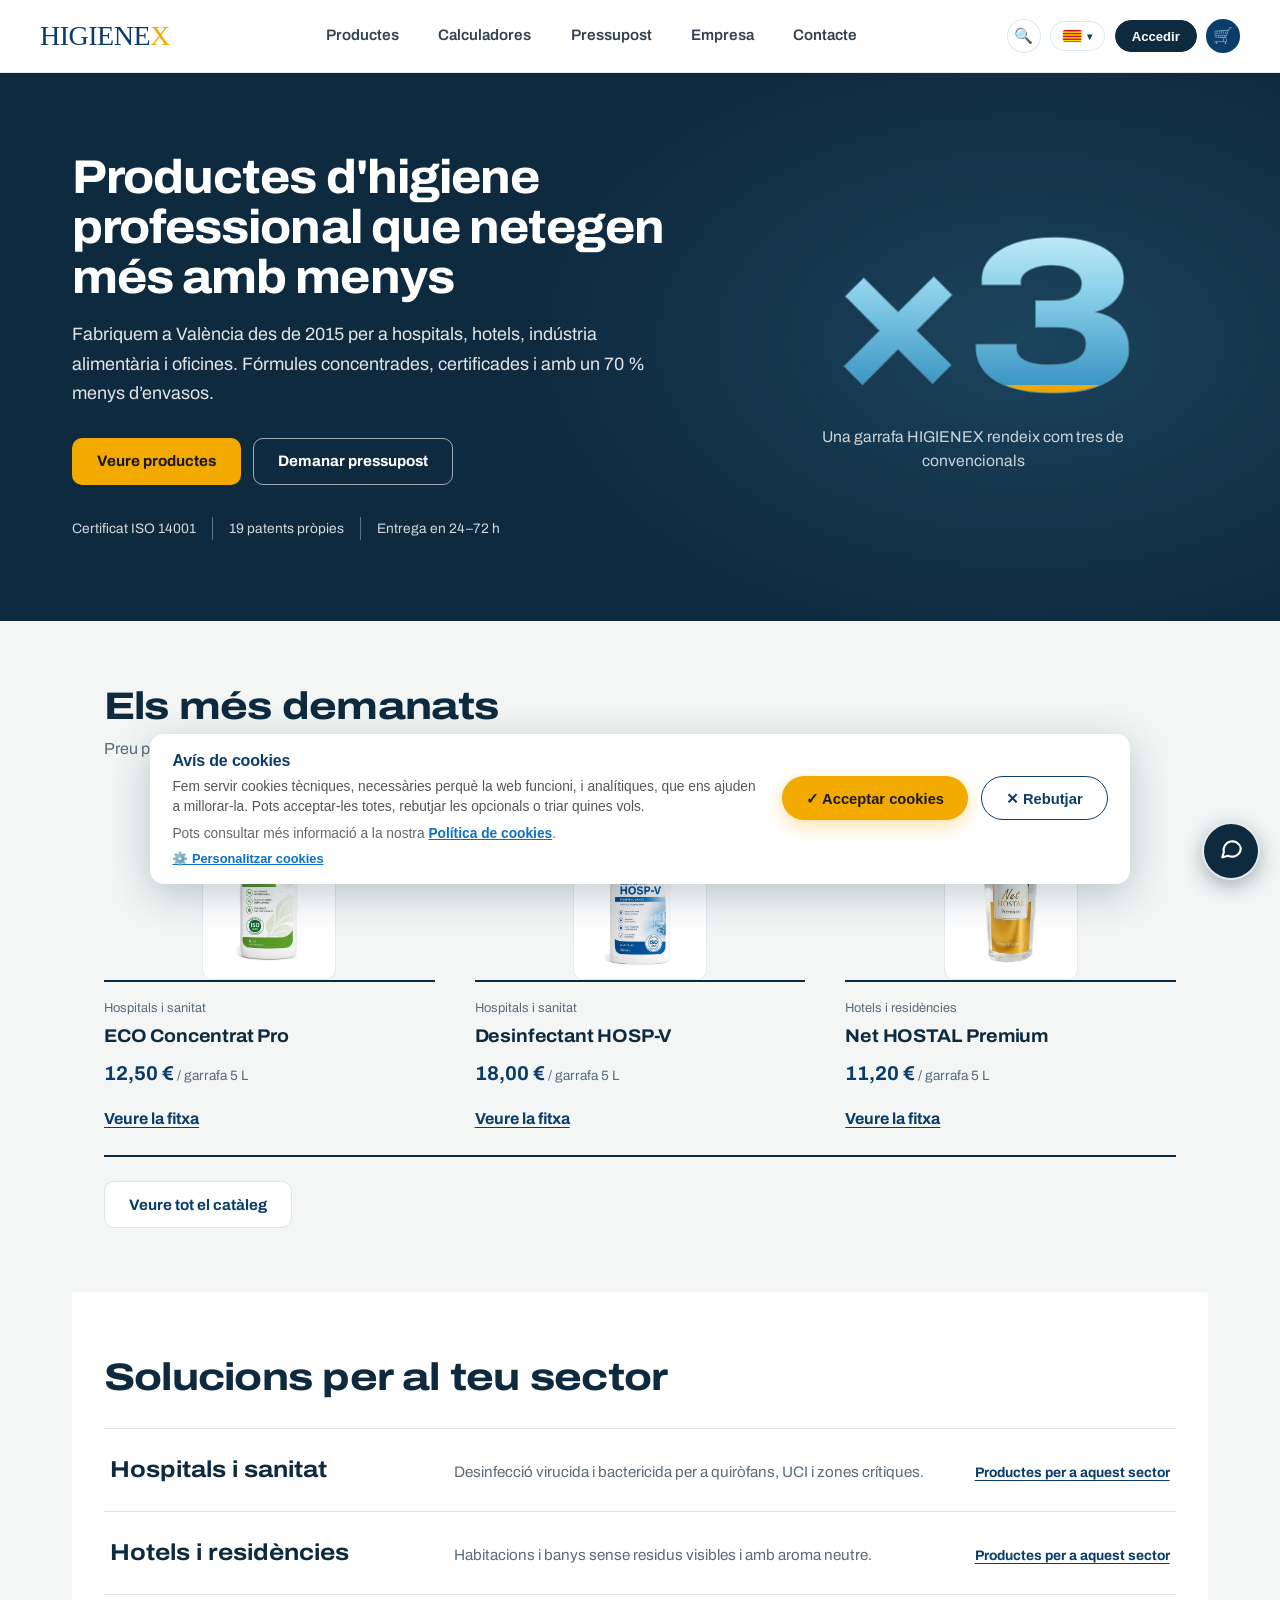
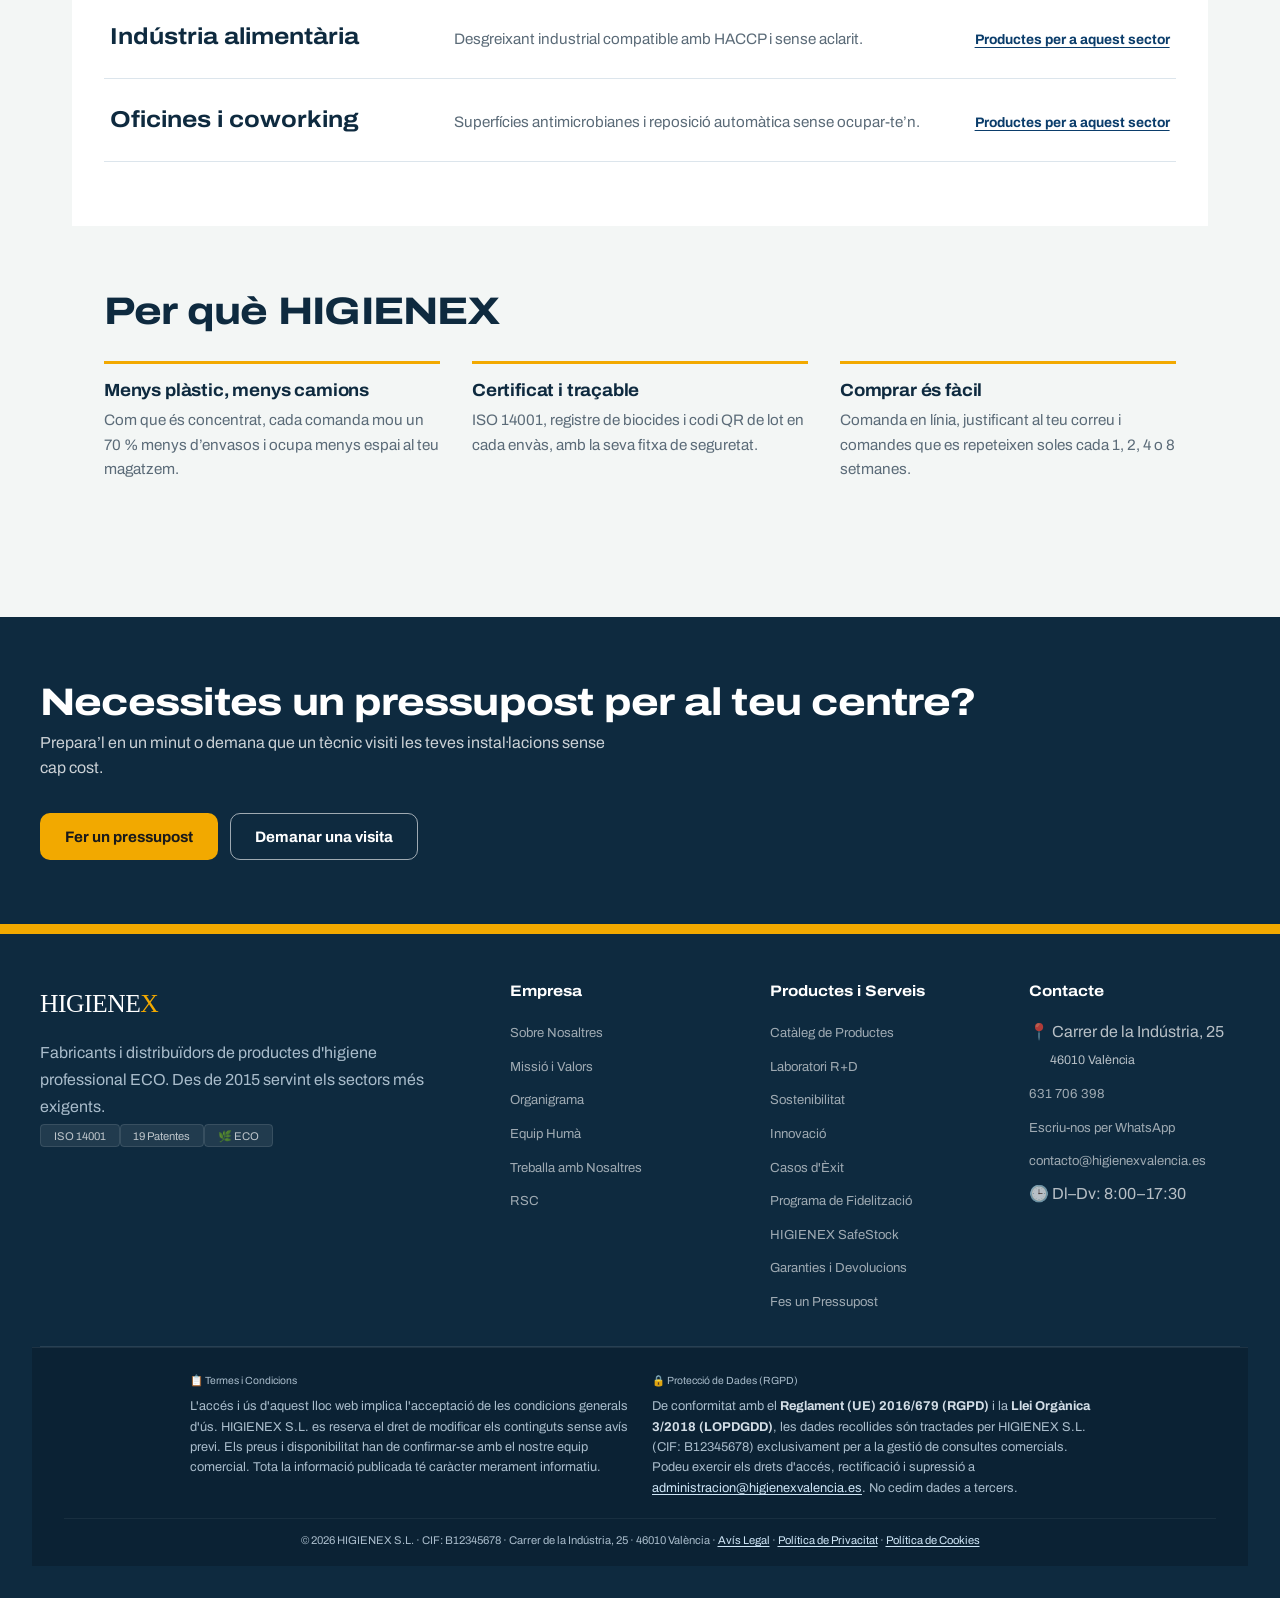
<file: index.html>
<!DOCTYPE html>
<html lang="ca">
<head>
<meta charset="UTF-8">
<link rel="preload" href="fonts/archivo-latin-wdth-normal.woff2" as="font" type="font/woff2" crossorigin>
<meta http-equiv="Content-Security-Policy" content="default-src 'self'; script-src 'self' 'unsafe-inline' https://accounts.google.com/gsi/client; style-src 'self' 'unsafe-inline' https://accounts.google.com/gsi/style; img-src 'self' data:; font-src 'self' data:; connect-src 'self' https://higienexweb2.ossama450298.workers.dev https://accounts.google.com/gsi/; frame-src https://www.google.com https://accounts.google.com/gsi/; object-src 'none'; base-uri 'self'; form-action 'self'">
<meta name="referrer" content="strict-origin-when-cross-origin">
<meta name="viewport" content="width=device-width, initial-scale=1.0, user-scalable=yes">
<title>HIGIENEX S.L. – Higiene Professional Sostenible</title>
<meta name="description" content="HIGIENEX S.L. — productes d'higiene professional sostenible per a hospitals, hotels, indústria alimentària i oficines. Desinfecció, neteja ecològica i subministrament recurrent a València.">
<link rel="canonical" href="https://ossama450298-commits.github.io/Higienexweb/">
<link rel="alternate" hreflang="ca" href="https://ossama450298-commits.github.io/Higienexweb/">
<link rel="alternate" hreflang="es" href="https://ossama450298-commits.github.io/Higienexweb/?lang=es">
<link rel="alternate" hreflang="en" href="https://ossama450298-commits.github.io/Higienexweb/?lang=en">
<link rel="alternate" hreflang="fr" href="https://ossama450298-commits.github.io/Higienexweb/?lang=fr">
<link rel="alternate" hreflang="de" href="https://ossama450298-commits.github.io/Higienexweb/?lang=de">
<link rel="alternate" hreflang="ar" href="https://ossama450298-commits.github.io/Higienexweb/?lang=ar">
<link rel="alternate" hreflang="x-default" href="https://ossama450298-commits.github.io/Higienexweb/">
<link rel="icon" type="image/svg+xml" href="data:image/svg+xml,%3Csvg xmlns='http://www.w3.org/2000/svg' viewBox='0 0 64 64'%3E%3Crect width='64' height='64' rx='14' fill='%230B3D6B'/%3E%3Ctext x='32' y='44' font-family='Georgia,serif' font-size='34' font-weight='bold' fill='%23F2A900' text-anchor='middle'%3EX%3C/text%3E%3C/svg%3E">
<meta property="og:title" content="HIGIENEX S.L. – Higiene Professional Sostenible">
<meta property="og:description" content="Productes d'higiene professional sostenible per a hospitals, hotels, indústria alimentària i oficines.">
<meta property="og:type" content="website">
<meta property="og:url" content="https://ossama450298-commits.github.io/Higienexweb/">
<meta property="og:site_name" content="HIGIENEX">
<meta property="og:image" content="https://ossama450298-commits.github.io/Higienexweb/img/hero-bg.webp">
<meta property="og:image:alt" content="HIGIENEX — productes d'higiene professional sostenible">
<meta property="og:locale:alternate" content="es_ES"><meta property="og:locale:alternate" content="en_GB"><meta property="og:locale:alternate" content="fr_FR"><meta property="og:locale:alternate" content="de_DE"><meta property="og:locale:alternate" content="ar_AR">
<meta property="og:locale" content="ca_ES">
<meta name="twitter:card" content="summary_large_image">
<meta name="twitter:title" content="HIGIENEX S.L. – Higiene Professional Sostenible">
<meta name="twitter:description" content="Productes d'higiene professional sostenible per a hospitals, hotels, indústria alimentària i oficines.">
<meta name="twitter:image" content="https://ossama450298-commits.github.io/Higienexweb/img/hero-bg.webp">
<link rel="stylesheet" href="app-1.css?v=20261124k">


  <!-- PWA -->
  <link rel="manifest" href="manifest-web.json">
  <meta name="theme-color" content="#0B3D6B">
  <meta name="mobile-web-app-capable" content="yes">
  <meta name="apple-mobile-web-app-capable" content="yes">
  <meta name="apple-mobile-web-app-status-bar-style" content="black-translucent">
  <meta name="apple-mobile-web-app-title" content="HIGIENEX">
  <link rel="apple-touch-icon" href="icons/apple-touch-icon-web.png">
<script src="vendor/qrcode.min.js" defer></script>
<script src="hx-plus.js?v=20261124k" defer></script>
<script type="application/ld+json">
{
  "@context": "https://schema.org",
  "@type": "Organization",
  "name": "HIGIENEX S.L.",
  "url": "https://ossama450298-commits.github.io/Higienexweb/",
  "logo": "https://ossama450298-commits.github.io/Higienexweb/icons/icon-web-512.png",
  "description": "Fabricant i distribuïdor de productes d'higiene i neteja professional sostenible, especialitzat en concentrats ECO, desinfecció sanitària i solucions per a hostaleria i indústria alimentària.",
  "foundingDate": "2015",
  "address": {
    "@type": "PostalAddress",
    "streetAddress": "Carrer de la Indústria, 25",
    "postalCode": "46010",
    "addressLocality": "València",
    "addressCountry": "ES"
  },
  "contactPoint": {
    "@type": "ContactPoint",
    "telephone": "+34-963-123-456",
    "contactType": "customer service",
    "email": "contacto@higienexvalencia.es",
    "availableLanguage": ["ca","es","en","fr","de"]
  },
  "sameAs": []
}
</script>
<script type="application/ld+json">
{
  "@context": "https://schema.org",
  "@type": "ItemList",
  "itemListElement": [
    {"@type":"Product","position":1,"name":"ECO Concentrat Pro","description":"Concentrat ×3 biodegradable amb certificació ISO 14001, per a ús professional general.","brand":{"@type":"Brand","name":"HIGIENEX"},"offers":{"@type":"Offer","priceCurrency":"EUR","price":"12.50","availability":"https://schema.org/InStock"}},
    {"@type":"Product","position":2,"name":"Desinfectant HOSP-V","description":"Desinfectant biocida UE per a quiròfans i entorns sanitaris crítics.","brand":{"@type":"Brand","name":"HIGIENEX"},"offers":{"@type":"Offer","priceCurrency":"EUR","price":"18.00","availability":"https://schema.org/InStock"}},
    {"@type":"Product","position":3,"name":"Detergent ALIM-PRO","description":"Detergent homologat HACCP per a superfícies de contacte alimentari.","brand":{"@type":"Brand","name":"HIGIENEX"},"offers":{"@type":"Offer","priceCurrency":"EUR","price":"9.80","availability":"https://schema.org/InStock"}},
    {"@type":"Product","position":4,"name":"Net HOSTAL Premium","description":"Producte de neteja professional per a hoteleria, certificat ISO 14001.","brand":{"@type":"Brand","name":"HIGIENEX"},"offers":{"@type":"Offer","priceCurrency":"EUR","price":"11.20","availability":"https://schema.org/InStock"}}
  ]
}
</script>
<!-- Pantalla de carga: siempre al abrir o recargar la web (tapa la portada mientras se cargan los estilos); se quita en cuanto la web está lista -->
<script>document.documentElement.classList.add('hx-recarga');</script>
<style>#hxRecarga{display:none}html.hx-recarga #hxRecarga{display:flex;position:fixed;inset:0;z-index:2147483600;flex-direction:column;align-items:center;justify-content:center;gap:22px;background:radial-gradient(ellipse at center,#123651 0%,#0E2A3F 60%,#09202F 100%);transition:opacity .35s ease}#hxRecarga.hxr-fuera{opacity:0;pointer-events:none}#hxRecarga .hxr-logo{font:800 clamp(34px,8vw,52px)/1 Georgia,'Times New Roman',serif;letter-spacing:2px;color:#fff;animation:hxrEntra .45s ease-out both}#hxRecarga .hxr-logo span{color:#F2A900}#hxRecarga .hxr-barra{position:relative;width:min(180px,46vw);height:3px;border-radius:3px;background:rgba(255,255,255,.22);overflow:hidden}#hxRecarga .hxr-barra span{position:absolute;inset:0 auto 0 0;width:38%;border-radius:3px;background:#F2A900;animation:hxrBarra 1.1s ease-in-out infinite}@keyframes hxrBarra{from{transform:translateX(-100%)}to{transform:translateX(265%)}}@keyframes hxrEntra{from{opacity:0;transform:translateY(6px)}to{opacity:1;transform:none}}@media (prefers-reduced-motion:reduce){#hxRecarga .hxr-logo,#hxRecarga .hxr-barra span{animation:none}}</style>
<style>#splashScreen{display:none!important}#home:not(.hxh-home),#heroLogoWrap{visibility:hidden}</style>
<script>try{var hxQ=(location.search.match(/[?&]lang=(ca|es|en|fr|de|ar)\b/)||[])[1];if(hxQ)localStorage.setItem('hx_lang',hxQ);}catch(e){}try{var hxL=localStorage.getItem('hx_lang');if(/^(es|en|fr|de|ar)$/.test(hxL)){var hxS=document.createElement('script');hxS.src='i18n/'+hxL+'.js';hxS.async=true;hxS.setAttribute('data-hx-idioma',hxL);document.head.appendChild(hxS);}if(hxL==='ar'){document.documentElement.setAttribute('dir','rtl');document.documentElement.setAttribute('lang','ar');document.documentElement.classList.add('hx-rtl');}}catch(e){}</script>
<!-- Estilos del diseño: en la cabecera para que nunca se vea la web con los estilos antiguos -->
<link rel="stylesheet" href="app-2.css?v=20261124k">
<link rel="stylesheet" href="portada.css?v=20261124k">
<link rel="stylesheet" href="disseny.css?v=20261124m">
<link rel="stylesheet" href="area-cliente.css?v=20261126c">
<link rel="stylesheet" href="rtl.css?v=20261124k">
</head>
<body>
<div id="hxRecarga" role="status" aria-label="Cargando HIGIENEX"><div class="hxr-logo">HIGIENE<span>X</span></div><div class="hxr-barra"><span></span></div></div>
<script>(function(){var r=document.getElementById('hxRecarga');if(!r||!document.documentElement.classList.contains('hx-recarga')){if(r)r.remove();return;}var t0=Date.now(),hecho=false;function quitar(){if(hecho)return;hecho=true;setTimeout(function(){r.classList.add('hxr-fuera');setTimeout(function(){r.remove();document.documentElement.classList.remove('hx-recarga');},380);},Math.max(0,450-(Date.now()-t0)));}function tras(){setTimeout(quitar,160);}if(document.readyState==='complete')tras();else window.addEventListener('load',tras);setTimeout(quitar,8000);})();</script>
<a href="#home" class="hx-skip-link">Saltar al contingut principal</a>

<!-- BANNER SENSE CONNEXIÓ -->
<div id="hxOfflineBanner" style="display:none;position:fixed;top:0;left:0;right:0;z-index:999999;background:#B8621B;color:#fff;text-align:center;padding:0.5rem 1rem;font-size:0.8rem;font-weight:700;">
  <span id="hxOfflineText" data-i18n-key="t671">📡 Sense connexió — veient contingut guardat. Alguns preus i el carret poden no actualitzar-se fins que tornis a tenir internet.</span>
</div>

<div id="hxRefBanner" style="display:none;position:fixed;top:0;left:0;right:0;z-index:999998;background:var(--green-deep,#0B3D6B);color:#fff;text-align:center;padding:0.55rem 1rem;font-size:0.8rem;font-weight:700;align-items:center;justify-content:center;gap:0.6rem;">
  🎁 <span id="hxRefBannerText"></span>
  <button type="button" onclick="document.getElementById('hxRefBanner').style.display='none';" style="background:none;border:1px solid rgba(255,255,255,0.4);color:#fff;border-radius:20px;padding:0.1rem 0.6rem;font-size:0.75rem;cursor:pointer;margin-left:0.4rem;" aria-label="Tancar">✕</button>
</div>

<!-- ═══════════════════════════════════════════════
     PANTALLA DE BENVINGUDA
     ═══════════════════════════════════════════════ -->
<div id="splashScreen" hidden style="display:none">

  <!-- Fons: empresa vista des de l'exterior -->
  <div id="splashBg"></div>
  <div id="splashOverlay"></div>

  <!-- Contingut central -->
  <div id="splashContent">

    <!-- Logo SVG -->
    <div id="splashLogoWrap">
      <svg id="splashSvg" viewBox="0 0 220 220" xmlns="http://www.w3.org/2000/svg">
        <defs>
          <linearGradient id="splGrad" x1="0%" y1="0%" x2="100%" y2="100%">
            <stop offset="0%" stop-color="rgba(255,255,255,0.28)"/>
            <stop offset="100%" stop-color="rgba(255,255,255,0.06)"/>
          </linearGradient>
          <filter id="splGlow"><feGaussianBlur stdDeviation="4" result="blur"/><feMerge><feMergeNode in="blur"/><feMergeNode in="SourceGraphic"/></feMerge></filter>
        </defs>
        <circle cx="110" cy="110" r="104" fill="none" stroke="rgba(255,255,255,0.12)" stroke-width="1"/>
        <path d="M110 14 C110 14 176 46 176 112 C176 158 146 188 110 206 C74 188 44 158 44 112 C44 46 110 14 110 14 Z" fill="url(#splGrad)" stroke="rgba(255,255,255,0.25)" stroke-width="1.5"/>
        <path d="M86 84 Q96 64 110 64 Q124 64 134 84 Q146 108 133 125 Q122 138 110 140 Q98 138 87 125 Q74 108 86 84 Z" fill="rgba(255,255,255,0.08)" stroke="rgba(255,255,255,0.3)" stroke-width="1.2"/>
        <rect x="88" y="87" width="9" height="32" rx="2.5" fill="white" filter="url(#splGlow)"/>
        <rect x="115" y="87" width="9" height="32" rx="2.5" fill="white" filter="url(#splGlow)"/>
        <rect x="88" y="100" width="36" height="9" rx="2.5" fill="white"/>
        <g transform="translate(130,80)" filter="url(#splGlow)">
          <rect x="-4" y="-14" width="6" height="28" rx="3" fill="#F2A900" transform="rotate(45)"/>
          <rect x="-4" y="-14" width="6" height="28" rx="3" fill="#F2A900" transform="rotate(-45)"/>
        </g>
        <path d="M110 20 L113 28 L122 30 L113 32 L110 40 L107 32 L98 30 L107 28 Z" fill="#F2A900" opacity="0.95"/>
        <circle cx="46" cy="112" r="3" fill="rgba(179,217,245,0.5)"/>
        <circle cx="174" cy="112" r="3" fill="rgba(179,217,245,0.5)"/>
      </svg>
    </div>

    <!-- Nom de l'empresa -->
    <div id="splashName">HIGIENE<span id="splashX">X</span></div>
    <div id="splashSl">S.L.</div>

    <!-- Eslogan -->
    <div id="splashSlogan">
      <span class="spl-line"></span>
      <span data-i18n-key="t003">Higiene impecable · Futur sostenible</span>
      <span class="spl-line"></span>
    </div>

    <!-- Botó entrar -->
    <button id="splashBtn" onclick="enterWeb()" type="button">
      Entrar a la web
      <svg width="16" height="16" viewBox="0 0 16 16" fill="none" style="display:inline;vertical-align:middle;margin-left:6px;"><path d="M3 8h10M9 4l4 4-4 4" stroke="currentColor" stroke-width="1.8" stroke-linecap="round" stroke-linejoin="round"/></svg>
    </button>



  </div>

  <!-- Peu: termes, protecció de dades i contacte -->
  

</div><!-- /splashScreen -->


<!-- CINEMA HERO: IMATGE + TEXT QUE APAREIX I DESAPAREIX AMB SCROLL -->
<div id="cinemaHero">
  <div id="heroBgImg"></div>
  <div id="heroOverlay"></div>
  
  <div id="heroLogoWrap">
    <div id="heroLogoInner">
      <div id="heroName">HIGIENE<span id="heroX">X</span></div>
      <div id="heroSlogan">
        <span class="hsl"></span>
        <span data-i18n-key="t003">Higiene impecable · Futur sostenible</span>
        <span class="hsl"></span>
      </div>
    </div>
  </div>
</div>

<!-- MINI NAV -->
<nav id="mainNav">
  <div class="nav-inner">
    <a href="#" onclick="goTop();return false;" class="logo" style="color:#0B3D6B;" aria-label="HIGIENEX, inici">HIGIENE<span style="color:#F2A900;">X</span></a>
    <button id="menuToggleBtn" onclick="toggleMenu()" type="button">
      <span id="menuIcon">☰</span> <span data-i18n-key="t688">Menú</span>
    </button>
    <div id="navRightGroup" style="display:flex;align-items:center;gap:1rem;margin-left:auto;">
      <button id="navSearchBtn" onclick="hxOpenSearch()" type="button" title="Cercar (Ctrl+K)" aria-label="Cercar a la web" style="display:flex;align-items:center;justify-content:center;width:2.1rem;height:2.1rem;border-radius:50%;background:white;border:1.5px solid var(--border);color:var(--green-deep);cursor:pointer;flex-shrink:0;font-size:0.95rem;line-height:1;">🔍</button>
      <div id="langDropdownWrap" class="hx-u1">
        <button id="langToggleBtn" onclick="hxToggleLangMenu()" type="button" title="Canviar idioma" aria-label="Canviar idioma" aria-haspopup="true" aria-expanded="false" style="display:flex;align-items:center;gap:0.35rem;background:white;border:1.5px solid var(--border);color:var(--green-deep);padding:0.45rem 0.75rem;border-radius:40px;cursor:pointer;font-family:Arial,sans-serif;font-size:0.78rem;font-weight:700;">
          <span id="langCurrentFlag" style="font-size:1.1rem;display:inline-flex;align-items:center;"><svg viewBox="0 0 20 14" class="hx-u2"><rect width="20" height="14" fill="#FCDD09"/><rect y="0" width="20" height="1.56" fill="#DA121A"/><rect y="3.11" width="20" height="1.56" fill="#DA121A"/><rect y="6.22" width="20" height="1.56" fill="#DA121A"/><rect y="9.33" width="20" height="1.56" fill="#DA121A"/><rect y="12.44" width="20" height="1.56" fill="#DA121A"/></svg></span> <span style="font-size:0.65rem;">▾</span>
        </button>
        <div id="langDropdownMenu" role="menu">
          <button type="button" role="menuitem" onclick="hxSetLang('ca')"><span><svg viewBox="0 0 20 14" class="hx-u2"><rect width="20" height="14" fill="#FCDD09"/><rect y="0" width="20" height="1.56" fill="#DA121A"/><rect y="3.11" width="20" height="1.56" fill="#DA121A"/><rect y="6.22" width="20" height="1.56" fill="#DA121A"/><rect y="9.33" width="20" height="1.56" fill="#DA121A"/><rect y="12.44" width="20" height="1.56" fill="#DA121A"/></svg></span> Català</button>
          <button type="button" role="menuitem" onclick="hxSetLang('es')"><span><svg viewBox="0 0 20 14" class="hx-u2"><rect width="20" height="14" fill="#AA151B"/><rect y="3.5" width="20" height="7" fill="#F1BF00"/></svg></span> Castellano</button>
          <button type="button" role="menuitem" onclick="hxSetLang('en')"><span><svg viewBox="0 0 20 14" class="hx-u2">
<rect width="20" height="14" fill="#00247D"/>
<path d="M0,0 L20,14 M20,0 L0,14" stroke="#FFFFFF" stroke-width="2.8"/>
<path d="M0,0 L20,14 M20,0 L0,14" stroke="#CF142B" stroke-width="1"/>
<path d="M10,0 V14 M0,7 H20" stroke="#FFFFFF" stroke-width="4.6"/>
<path d="M10,0 V14 M0,7 H20" stroke="#CF142B" stroke-width="2.6"/>
</svg></span> English</button>
          <button type="button" role="menuitem" onclick="hxSetLang('fr')"><span><svg viewBox="0 0 20 14" class="hx-u2"><rect width="6.67" height="14" fill="#0055A4"/><rect x="6.67" width="6.67" height="14" fill="#FFFFFF"/><rect x="13.33" width="6.67" height="14" fill="#EF4135"/></svg></span> Français</button>
          <button type="button" role="menuitem" onclick="hxSetLang('de')"><span><svg viewBox="0 0 20 14" class="hx-u2"><rect width="20" height="4.67" fill="#000000"/><rect y="4.67" width="20" height="4.67" fill="#DD0000"/><rect y="9.33" width="20" height="4.67" fill="#FFCE00"/></svg></span> Deutsch</button>
          <button type="button" role="menuitem" onclick="hxSetLang('ar')"><span><svg viewBox="0 0 20 14" class="hx-u2"><rect width="20" height="14" fill="#C1272D"/><g transform="translate(10,7)" fill="none" stroke="#006233" stroke-width="0.9"><polygon points="0,-3.4 0.79,-1.05 3.23,-1.05 1.24,0.4 2.02,2.75 0,1.3 -2.02,2.75 -1.24,0.4 -3.23,-1.05 -0.79,-1.05"/></g></svg></span> العربية</button>
        </div>
      </div>
      <button id="hxInstallBtn" onclick="hxInstallApp()" type="button" title="Instal·lar l'app" aria-label="Instal·lar l'app" style="display:none;align-items:center;gap:0.4rem;background:var(--accent);border:none;color:#1A1A1A;padding:0.45rem 0.9rem;border-radius:40px;cursor:pointer;font-family:Arial,sans-serif;font-size:0.78rem;font-weight:700;white-space:nowrap;">⬇️ <span class="hxInstallLabel" data-i18n-key="t576">Instal·lar app</span></button>
      <div id="authBtns" style="display:flex;gap:0.5rem;">
        <button onclick="openAuthModal();switchTab('login')" style="display:flex;align-items:center;gap:0.4rem;background:white;border:1.5px solid var(--border);color:var(--green-deep);padding:0.45rem 1rem;border-radius:40px;cursor:pointer;font-family:Arial,sans-serif;font-size:0.82rem;font-weight:600;transition:all 0.2s;white-space:nowrap;" type="button">
          <span data-i18n-key="t001">Accedir</span>
        </button>
        <button onclick="openAuthModal();switchTab('register')" style="display:flex;align-items:center;gap:0.4rem;background:var(--green-deep);border:1.5px solid var(--green-deep);color:white;padding:0.45rem 1rem;border-radius:40px;cursor:pointer;font-family:Arial,sans-serif;font-size:0.82rem;font-weight:600;transition:all 0.2s;white-space:nowrap;" type="button">
          <span data-i18n-key="t002">Registrar-me</span>
        </button>
      </div>
      <button id="navCartBtn" onclick="openCartDrawer()" title="El teu cistell" aria-label="El teu cistell" style="position:relative;display:flex;align-items:center;justify-content:center;width:2.1rem;height:2.1rem;border-radius:50%;background:var(--green-deep);color:white;border:none;cursor:pointer;flex-shrink:0;font-size:1rem;line-height:1;" type="button">
        🛒
        <span id="cartBadge" role="status" aria-live="polite" aria-atomic="true" style="display:none;position:absolute;top:-5px;right:-6px;background:#F2A900;color:#1A1A1A;font-size:0.68rem;font-weight:800;border-radius:50%;min-width:18px;height:18px;padding:0 3px;align-items:center;justify-content:center;border:2px solid white;">0</span>
      </button>
      <button id="navClientBtn" onclick="cpNavAction()" title="Àrea de Clients" aria-label="Àrea de Clients" style="display:flex;align-items:center;justify-content:center;width:2.1rem;height:2.1rem;border-radius:50%;background:var(--green-deep,#0B3D6B);color:white;border:none;cursor:pointer;flex-shrink:0;font-size:1rem;line-height:1;" type="button">👤</button>
  </div>
  </div>
<div id="navBackdrop" class="nav-backdrop" onclick="toggleMenu()"></div>
  <div id="navDropdown">
    <button class="side-panel-close" onclick="toggleMenu()" aria-label="Tancar menú" type="button">✕</button>
    <div class="side-panel-brand">
      <span class="side-panel-logo">HIGIENE<span style="color:#F2A900;">X</span></span>
      <span class="side-panel-tag" data-i18n-key="t357">Higiene professional ECO</span>
    </div>
    <div class="dd-inner">
      <a class="dditem" onclick="navTo('home')"><span data-i18n-key="t175">🏠 Inici</span></a>
      <a class="dditem" onclick="navTo('empresa')"><span data-i18n-key="t176">🏢 Empresa</span></a>
      <a class="dditem" onclick="navTo('productes')"><span data-i18n-key="t177">🧴 Productes i Innovació</span></a>
      <a class="dditem" onclick="navTo('operacions')"><span data-i18n-key="t178">🏭 Operacions</span></a>
      <a class="dditem" onclick="navTo('safestock')"><span>🧪</span> <span data-i18n-key="t1021">HIGIENEX SafeStock</span></a>
      <a class="dditem" onclick="navTo('compromis')"><span data-i18n-key="t179">♻️ Compromís i Mercat</span></a>
      <a class="dditem" onclick="navTo('pressupost')"><span>📋 Fes un Pressupost</span></a>
      <a class="dditem" onclick="navTo('calculadora')"><span data-hxp="menuCalc">🧮 Calculadora de cost per ús</span></a>
      <a class="dditem" onclick="navTo('cita')"><span data-hxp="menuCita">📅 Demana una cita</span></a>
      <a class="dditem" onclick="navTo('newsletter')"><span data-i18n-key="t180">📰 Newsletter</span></a>
      <a class="dditem" onclick="navTo('contacte')"><span data-i18n-key="t181">📞 Ajuda i Contacte</span></a>
      <a class="dditem" id="navClientDditem" onclick="cpNavAction();return false;"><span id="navClientDditemLabel">👤 Àrea de Clients</span></a>
    </div>
  </div>
</nav>

<!-- SECCIÓ HOME -->
<section id="home" tabindex="-1">
  <div class="container">
    <div class="hero-left">
      <div class="hero-eyebrow">Líders en Higiene Professional ECO</div>
      <h1 class="hero-title">HIGIENE<span class="highlight">X</span></h1>
      <p class="hero-slogan" data-i18n-key="t003">Higiene impecable, futur sostenible</p>
      <p class="hero-desc" data-i18n-key="t004">Des de 2015 fabricant i distribuint productes de neteja i higiene professional per a hospitals, hotels i indústria.</p>
      <div class="hero-btns">
        <a href="#" onclick="navTo('empresa');return false;" class="btn-primary" data-i18n-key="t005">Descobreix HIGIENEX →</a>
        <a href="#" onclick="navTo('contacte');return false;" class="btn-outline" data-i18n-key="t006">Contactar Ara</a>
      </div>
      <div class="hero-stats">
        <div class="stat-card"><span class="stat-num">30</span><span class="stat-lbl" data-i18n-key="t007">Treballadors</span></div>
        <div class="stat-card"><span class="stat-num">19</span><span class="stat-lbl" data-i18n-key="t008">Patentes</span></div>
        <div class="stat-card"><span class="stat-num">2015</span><span class="stat-lbl" data-i18n-key="t009">Fundació</span></div>
      </div>
    </div>
  </div>
</section>
<div class="hg-page" id="g-empresa">
<!-- ═══════════════════════════════════════
     CATEGORY: EMPRESA
     ═══════════════════════════════════════ -->
<div id="cat-empresa" class="cat-banner">
  <div class="cat-banner-inner">
    <span class="cat-num">02</span>
    <div>
      <h2 data-i18n-key="t010">Empresa</h2>
      <p data-i18n-key="t011">Història, missió i equip humà</p>
    </div>
  </div>
</div>

<!-- BARRA DE CERTIFICACIONS -->
<div style="background:#0B3D6B;padding:1.6rem 0;">
  <div class="container">
    <div style="display:flex;flex-wrap:wrap;justify-content:center;gap:1.6rem;">
      <div class="hx-u3">
        <div class="hx-u4">🏅</div>
        <div><div class="hx-u5">ISO 14001</div><div class="hx-u6">Gestió ambiental certificada</div></div>
      </div>
      <div class="hx-u3">
        <div class="hx-u4">🌿</div>
        <div><div class="hx-u5">ECO Certificat</div><div class="hx-u6">Productes ecològics</div></div>
      </div>
      <div class="hx-u3">
        <div class="hx-u4">💡</div>
        <div><div class="hx-u5">19 Patents</div><div class="hx-u6">Innovació pròpia</div></div>
      </div>
      <div class="hx-u3">
        <div class="hx-u4">🛡️</div>
        <div><div class="hx-u5">Des de 2015</div><div class="hx-u6">Experiència garantida</div></div>
      </div>
    </div>
  </div>
</div>

<!-- 2. SOBRE L'EMPRESA -->
<section id="sobre">
  <div class="container">
    <div class="sobre-grid">
      <div class="sobre-img fade-in">
        <img loading="lazy" src="img/fotos/1556761175-5973dc0f32e7-800.webp" srcset="img/fotos/1556761175-5973dc0f32e7-800.webp 800w, img/fotos/1556761175-5973dc0f32e7-1100.webp 1100w, img/fotos/1556761175-5973dc0f32e7-1600.webp 1600w" sizes="(max-width: 760px) 92vw, 50vw" alt="Equip HIGIENEX construint la història de l'empresa">
      </div>
      <div class="fade-in">
        <span class="section-tag" data-i18n-key="t557">02 / Empresa</span>
        <h2 data-i18n-key="t012">La Nostra Història</h2>
        <p data-i18n-key="t303">HIGIENEX S.L. va néixer el <strong>2015 a València</strong> de la mà de dos químics amb experiència en química industrial i distribució. El que va começar com una microempresa local s'ha consolidat com un referent nacional en higiene professional sostenible, amb <strong>30 treballadors</strong> i clients en els sectors més exigents del país.</p>
        <div class="timeline">
          <div class="tl-item fade-in"><div class="tl-dot">15</div><div class="tl-content"><span class="tl-year">2015</span> — <span data-i18n-key="t298">Fundació a València. Dos químics emprenedors creen HIGIENEX S.L. amb capital inicial de 3.000 €. Primers clients: hospitals i hotels locals.</span></div></div>
          <div class="tl-item fade-in"><div class="tl-dot">18</div><div class="tl-content"><span class="tl-year">2018</span> — <span data-i18n-key="t299">Obertura del Laboratori R+D independent. Primeres 5 patentes pròpies. L'R+D passa a ser un departament estratègic separat de producció.</span></div></div>
          <div class="tl-item fade-in"><div class="tl-dot">20</div><div class="tl-content"><span class="tl-year">2020</span> — <span data-i18n-key="t300">Pandèmia COVID-19. HIGIENEX es converteix en líder nacional de desinfectants. Producció triplicada, 12 nous treballadors, distribució nacional.</span></div></div>
          <div class="tl-item fade-in"><div class="tl-dot">22</div><div class="tl-content"><span class="tl-year">2022</span> — <span data-i18n-key="t301">Certificació ISO 14001. Llançament de la línia ECO concentrada. Estructura de 7 departaments especialitzats amb 30 professionals.</span></div></div>
          <div class="tl-item fade-in"><div class="tl-dot">25</div><div class="tl-content"><span class="tl-year">2025</span> — <span data-i18n-key="t302">10è aniversari. 19 patentes actives. Inici del pla d'expansió a Portugal. Inversió en transformació digital 80.000–120.000 €.</span></div></div>
        </div>
      </div>
    </div>
  </div>
</section>
<!-- 3. MISSIÓ -->
<section id="missio">
  <div style="width:100%;height:200px;overflow:hidden;position:relative;">
    <img loading="lazy" src="img/fotos/1576091160550-2173dba999ef-1400.webp" srcset="img/fotos/1576091160550-2173dba999ef-1100.webp 1100w, img/fotos/1576091160550-2173dba999ef-1400.webp 1400w, img/fotos/1576091160550-2173dba999ef-1600.webp 1600w" sizes="(max-width: 760px) 100vw, 52vw" alt="Equip professional higiene" class="hx-u7">
    <div style="position:absolute;inset:0;background:linear-gradient(to right,rgba(11,61,107,0.88) 0%,rgba(11,61,107,0.3) 100%);display:flex;align-items:center;padding:0 3rem;">
      <div><span style="font-family:'Courier New',monospace;font-size:0.6rem;letter-spacing:2px;text-transform:uppercase;color:var(--green-pale);" data-i18n-key="t558">03 / MVV</span><h2 data-i18n-key="t013" class="hx-u8">Missió, Visió i Valors</h2></div>
    </div>
  </div>
  <div class="container" style="padding-top:2.5rem;background:linear-gradient(135deg,var(--green-deep),var(--green-mid));">
    <div class="mvv-grid fade-in">
      <div class="mvv-card"><div class="mvv-icon">🎯</div><h3 data-i18n-key="t014">Missió</h3><p data-i18n-key="t182">Fabricar i distribuir productes d'higiene i neteja professional que garanteixin entorns segurs i saludables. Ens adrecem a organitzacions que operen en sectors amb alta exigència higiènica, oferint solucions eficaces, segures i respectuoses amb el medi ambient, basant-nos en la confiança i el rigor tècnic.</p></div>
      <div class="mvv-card"><div class="mvv-icon">🔭</div><h3 data-i18n-key="t015">Visió</h3><p data-i18n-key="t183">Consolidar-nos com a empresa de referència en higiene professional a l'àmbit peninsular. Créixer mantenint el tracte proper amb els clients que ens caracteritza, reforçant el laboratori com a motor d'innovació i expandint-nos progressivament al mercat europeu, amb Portugal com a primer pas el 2026.</p></div>
      <div class="mvv-card"><div class="mvv-icon">⭐</div><h3 data-i18n-key="t016">Valors</h3><p data-i18n-key="t184">Cinc pilars que guien cada decisió: rigor tècnic en cada formulació, orientació al client professional, responsabilitat ambiental certificada, adaptabilitat demostrada en crisi, i integritat en totes les relacions comercials. Valors construïts des de la nostra experiència real.</p></div>
      <div class="valors-list">
        <div class="valor-item"><span class="v-icon">🔬</span><strong data-i18n-key="t532">Rigor Tècnic</strong><span data-i18n-key="t361">Lab R+D propi · 19 patentes · Controls estrictes</span></div>
        <div class="valor-item"><span class="v-icon">🤝</span><strong data-i18n-key="t529">Orientació Client</strong><span data-i18n-key="t363">Solucions a mida · Assessorament tècnic personalitzat</span></div>
        <div class="valor-item"><span class="v-icon">🌿</span><strong data-i18n-key="t531">Resp. Ambiental</strong><span data-i18n-key="t354">ISO 14001 · ECO certificat · Envasos reciclables</span></div>
        <div class="valor-item"><span class="v-icon">⚡</span><strong data-i18n-key="t514">Adaptabilitat</strong><span data-i18n-key="t349">Resposta COVID rècord · Producció triplicada en dies</span></div>
        <div class="valor-item"><span class="v-icon">💎</span><strong data-i18n-key="t527">Integritat</strong><span data-i18n-key="t358">Confiança construïda des del primer client local</span></div>
      </div>
    </div>
  </div>
</section>
<!-- 7. ORGANIGRAMA -->
<section id="organitzacio">
  <div class="container">
    <span class="section-tag" data-i18n-key="t348">07 / Organigrama</span>
    <h2 data-i18n-key="t017">Estructura Organitzativa</h2>
    <p data-i18n-key="t185">HIGIENEX ha evolucionat cap a una estructura funcional especialitzada amb 7 departaments independents, superant les limitacions inicials on l'R+D depenia de Producció.</p>
    <div class="fade-in" style="overflow-x:auto;-webkit-overflow-scrolling:touch;">
      <div class="org-chart" style="min-width:680px;">
        <div class="org-box">👔 Direcció General</div>
        <div class="org-connector"></div>
        <div style="display:flex;gap:0.5rem;align-items:flex-start;position:relative;">
          <div style="position:absolute;top:0;left:4%;right:4%;height:1px;background:var(--green-pale);"></div>
          <div class="org-branch"><div class="org-connector hx-u9"></div><div class="org-box leaf">⚙️ Producció</div></div>
          <div class="org-branch"><div class="org-connector hx-u9"></div><div class="org-box leaf">✅ Qualitat</div></div>
          <div class="org-branch"><div class="org-connector hx-u9"></div><div class="org-box leaf">🚛 Logística</div></div>
          <div class="org-branch"><div class="org-connector hx-u9"></div><div class="org-box leaf">💼 Comercial</div></div>
          <div class="org-branch"><div class="org-connector hx-u9"></div><div class="org-box leaf">📱 Màrqueting</div></div>
          <div class="org-branch"><div class="org-connector hx-u9"></div><div class="org-box leaf">👥 RRHH</div></div>
          <div class="org-branch"><div class="org-connector hx-u9"></div><div class="org-box leaf">📑 Administració</div></div>
          <div class="org-branch"><div class="org-connector hx-u9"></div><div class="org-box indep">🔬 R+D Independent</div></div>
        </div>
      </div>
    </div>
    <div style="display:grid;grid-template-columns:repeat(3,1fr);gap:1rem;margin-top:2rem;" class="fade-in">
      <div style="background:var(--warm-white);border-radius:10px;padding:1.2rem;border:1px solid var(--border);"><h3 style="font-size:0.9rem;margin-bottom:0.5rem;" data-i18n-key="t018">🔬 R+D Independent</h3><p style="font-size:0.8rem;color:#666;" data-i18n-key="t186">Separat de Producció des de 2018. Permet planificar innovació sense condicionants operatius del dia a dia.</p></div>
      <div style="background:var(--warm-white);border-radius:10px;padding:1.2rem;border:1px solid var(--border);"><h3 style="font-size:0.9rem;margin-bottom:0.5rem;" data-i18n-key="t019">🤝 Coordinació Log-Comercial</h3><p style="font-size:0.8rem;color:#666;" data-i18n-key="t187">Reunions periòdiques per alinear terminis i condicions. Redueix incidències i millora la satisfacció del client.</p></div>
      <div style="background:var(--warm-white);border-radius:10px;padding:1.2rem;border:1px solid var(--border);"><h3 style="font-size:0.9rem;margin-bottom:0.5rem;" data-i18n-key="t020">✅ Qualitat Autònoma</h3><p style="font-size:0.8rem;color:#666;" data-i18n-key="t188">Canal directe amb Direcció General. Garanteix que les decisions de qualitat no siguin condicionades per pressions productives.</p></div>
    </div>
  </div>
</section>
<!-- 15. RRHH -->
<section id="rrhh" style="padding:0 0 4rem;">
  <div style="width:100%;height:200px;overflow:hidden;position:relative;">
    <img loading="lazy" src="img/fotos/1542601906990-b4d3fb778b09-1400.webp" srcset="img/fotos/1542601906990-b4d3fb778b09-1100.webp 1100w, img/fotos/1542601906990-b4d3fb778b09-1400.webp 1400w, img/fotos/1542601906990-b4d3fb778b09-1600.webp 1600w" sizes="(max-width: 760px) 100vw, 52vw" alt="Equip HIGIENEX" class="hx-u7">
    <div style="position:absolute;inset:0;background:linear-gradient(to right,rgba(11,61,107,0.88) 0%,rgba(11,61,107,0.3) 100%);display:flex;align-items:center;padding:0 3rem;">
      <div><span data-i18n-key="t342" class="hx-u10">15 / Recursos Humans</span><h2 style="color:white;font-size:2rem;margin:0.3rem 0 0.4rem;" data-i18n-key="t021">El Nostre Equip</h2><p style="color:rgba(255,255,255,0.75);font-size:0.88rem;margin:0;" data-i18n-key="t189">30 professionals comprometuts amb la qualitat i la innovació des de 2015.</p></div>
    </div>
  </div>
  <div class="container hx-u11">
    <div class="rrhh-grid fade-in">
      <div class="rrhh-card"><div class="big-num">30</div><p data-i18n-key="t190">Treballadors totals distribuïts en 7 departaments especialitzats</p></div>
      <div class="rrhh-card"><div class="big-num">7</div><p data-i18n-key="t191">Departaments funcionals independents amb responsables de referència</p></div>
      <div class="rrhh-card"><div class="big-num">2015</div><p data-i18n-key="t192">Anys de trajectòria construint cultura de rigor tècnic i integritat</p></div>
      <div class="rrhh-card"><div class="big-num">+12</div><p data-i18n-key="t193">Nous llocs de treball creats durant la pandèmia COVID-19 el 2020</p></div>
      <div class="rrhh-card"><div class="big-num">100%</div><p data-i18n-key="t194">Formació contínua en protocols de seguretat química i manipulació</p></div>
    </div>
    <div style="background:var(--green-cream);border-radius:12px;padding:1.5rem;margin-top:1.5rem;display:grid;grid-template-columns:1fr 1fr;gap:1rem;" class="fade-in">
      <div><h3 style="font-size:0.95rem;color:var(--green-deep);margin-bottom:0.5rem;" data-i18n-key="t022">🎯 Perfil Fundadors</h3><p data-i18n-key="t195" class="hx-u12">Dos químics amb experiència en química industrial i distribució. Perfil tècnic i sectorial amb orientació al client i visió estratègica a llarg termini. La combinació ideal per a una empresa de higiene professional exigent.</p></div>
      <div><h3 style="font-size:0.95rem;color:var(--green-deep);margin-bottom:0.5rem;" data-i18n-key="t023">💼 Polítiques de RRHH</h3><p data-i18n-key="t196" class="hx-u12">Polítiques salarials competitives, plans de carrera i formació contínua per a retenció del talent. L'equip humà és el principal actiu d'HIGIENEX per a mantenir la innovació i la qualitat del servei.</p></div>
    </div>
  </div>
</section>

<!-- TREBALLA AMB NOSALTRES -->
<section id="treballa" class="hx-u13">
  <div class="container">
    <span class="section-tag" data-i18n-key="t858">💼 Uneix-te a l'equip</span>
    <h2 data-i18n-key="t859">Treballa amb Nosaltres</h2>
    <p class="section-sub" data-i18n-key="t860">30 professionals i creixent. Si t'apassiona la química, la sostenibilitat o el tracte amb el client, aquí tens el teu lloc.</p>

    <div style="display:grid;grid-template-columns:repeat(auto-fit,minmax(260px,1fr));gap:1.2rem;margin-top:2rem;">
      <div class="hx-u14">
        <span data-i18n-key="t861" class="hx-u15">Laboratori</span>
        <h4 data-i18n-key="t865" class="hx-u16">Tècnic/a de Formulació Química</h4>
        <p data-i18n-key="t866" class="hx-u17">Desenvolupament de nous concentrats ECO. Grau en Química o Enginyeria Química. Experiència valorable en I+D industrial.</p>
        <span data-i18n-key="t867" class="hx-u18">📍 València · Jornada completa</span>
      </div>
      <div class="hx-u14">
        <span data-i18n-key="t862" class="hx-u15">Comercial</span>
        <h4 data-i18n-key="t868" class="hx-u16">Comercial Sector Sanitari</h4>
        <p data-i18n-key="t869" class="hx-u17">Captació i seguiment de clients hospitalaris i sociosanitaris a la Comunitat Valenciana. Es valora experiència en el sector.</p>
        <span data-i18n-key="t870" class="hx-u18">📍 València (amb desplaçaments) · Jornada completa</span>
      </div>
      <div class="hx-u14">
        <span data-i18n-key="t863" class="hx-u15">Logística</span>
        <h4 data-i18n-key="t871" class="hx-u16">Conductor/a Repartiment</h4>
        <p data-i18n-key="t872" class="hx-u17">Repartiment amb flota pròpia per València, Castelló i Alacant. Carnet C valorable, no imprescindible.</p>
        <span class="hx-u18">📍 València · Jornada completa</span>
      </div>
      <div class="hx-u14">
        <span data-i18n-key="t864" class="hx-u15">Atenció al client</span>
        <h4 data-i18n-key="t873" class="hx-u16">Tècnic/a d'Atenció al Client</h4>
        <p data-i18n-key="t874" class="hx-u17">Gestió de comandes, incidències i seguiment postvenda. Bon tracte telefònic i orientació a la resolució.</p>
        <span class="hx-u18">📍 València · Jornada completa</span>
      </div>
    </div>

    <div style="background:#0B3D6B;border-radius:14px;padding:1.2rem 1.4rem;display:flex;align-items:center;gap:0.8rem;flex-wrap:wrap;margin-top:1.6rem;">
      <span class="hx-u19">🌱</span>
      <span style="color:#DEEEFB;font-size:0.86rem;" data-i18n-key="t875">No trobes la vacant ideal? Envia'ns igualment la teva candidatura: valorem cada perfil per a futures incorporacions.</span>
    </div>

    <div style="max-width:640px;margin-top:2.2rem;">
      <h3 style="color:var(--green-deep);font-size:1.1rem;margin-bottom:0.9rem;" data-i18n-key="t876">Envia'ns la teva candidatura</h3>
      <form class="contact-form" onsubmit="submitTreballaForm(event)">
        <div aria-hidden="true" class="hx-u20"><label for="tbWebsite">Deixa aquest camp buit</label><input type="text" id="tbWebsite" name="website" tabindex="-1" autocomplete="off"></div>
        <div class="form-row">
          <div class="form-field"><label for="jbNom" data-i18n-key="t877">Nom i Cognoms *</label><input id="jbNom" type="text" name="nom" required autocomplete="name" placeholder="Laura Martínez Soler"></div>
          <div class="form-field"><label for="jbEmail">Email *</label><input id="jbEmail" type="email" name="email" required autocomplete="email" placeholder="laura@email.com"></div>
        </div>
        <div class="form-row">
          <div class="form-field"><label for="jbTelefon" data-i18n-key="t878">Telèfon</label><input id="jbTelefon" type="tel" name="telefon" autocomplete="tel" placeholder="600 000 000" pattern="[0-9+\s\-()]{9,}" title="Introdueix un telèfon vàlid (mínim 9 xifres)"></div>
          <div class="form-field"><label for="jbPosicio" data-i18n-key="t879">Lloc al qual optes *</label>
            <select id="jbPosicio" name="posicio" required>
              <option value="" data-i18n-key="t880">Selecciona una opció...</option>
              <option value="Tècnic/a de Formulació Química" data-i18n-key="t865">Tècnic/a de Formulació Química</option>
              <option value="Comercial Sector Sanitari" data-i18n-key="t868">Comercial Sector Sanitari</option>
              <option value="Conductor/a Repartiment" data-i18n-key="t871">Conductor/a Repartiment</option>
              <option value="Tècnic/a d'Atenció al Client" data-i18n-key="t873">Tècnic/a d'Atenció al Client</option>
              <option value="Candidatura espontània" data-i18n-key="t881">Candidatura espontània</option>
            </select>
          </div>
        </div>
        <div class="form-field"><label for="jbMissatge" data-i18n-key="t882">Presenta't breument *</label><textarea id="jbMissatge" name="missatge" required placeholder="Experiència, formació i per què vols formar part de l'equip HIGIENEX..."></textarea></div>
        <div class="form-field"><label for="jbCV" data-i18n-key="t883">Adjunta el teu CV (PDF o Word) *</label><input id="jbCV" type="file" name="cv" accept=".pdf,.doc,.docx" required onchange="hxValidarCV(this)"><p style="font-size:11px;color:#888;margin-top:4px;">Màxim 5 MB · PDF o Word</p></div>
        <button type="submit" class="btn-submit" data-i18n-key="t884">Enviar Candidatura →</button>
      </form>
      <div id="treballaSuccess" style="display:none;background:#E8F5E9;border-radius:8px;padding:1rem;margin-top:1rem;color:#2E7D32;" data-i18n-key="t885">✅ Candidatura rebuda! El nostre equip de RRHH la revisarà i et contactarà si encaixa amb el perfil.</div>
    </div>
  </div>
</section>
<!-- 20. CASOS D'ÈXIT -->
<section id="casos">
  <div class="container">
    <span class="section-tag" data-i18n-key="t351">20 / Casos d'Èxit</span>
    <h2 data-i18n-key="t024">Casos d'Èxit Reals</h2>
    <p data-i18n-key="t197">Resultats demostrables amb clients reals. Cada cas reflecteix la nostra capacitat d'adaptació, rigor tècnic i compromís amb la qualitat del servei.</p>
    <div class="casos-grid fade-in">
      <div class="caso-card">
        <span class="caso-sector" data-i18n-key="t593">🏥 Sanitari</span>
        <div class="caso-metric">-45%</div>
        <h3 data-i18n-key="t025">Reducció cost higiene · Xarxa hospitals</h3>
        <p style="font-size:0.83rem;color:#666;margin-top:0.5rem;" data-i18n-key="t198">Una xarxa de 3 hospitals de la Comunitat Valenciana va reduir el cost de productes d'higiene en un 45% gràcies als concentrats ECO d'HIGIENEX, mantenint el 100% dels estàndards sanitaris i de certificació.</p>
      </div>
      <div class="caso-card">
        <span class="caso-sector" data-i18n-key="t594">🏨 Hostaleria</span>
        <div class="caso-metric">×3</div>
        <h3 data-i18n-key="t026">Reducció envasos · Cadena hotelera</h3>
        <p style="font-size:0.83rem;color:#666;margin-top:0.5rem;" data-i18n-key="t199">Una cadena de 8 hotels de la Costa Daurada va triplicar el seu impacte ambiental positiu i va obtenir la certificació eco-turisme gràcies a la transició als productes ECO concentrats d'HIGIENEX.</p>
      </div>
      <div class="caso-card">
        <span class="caso-sector" data-i18n-key="t352">💊 COVID-19 · 2020</span>
        <div class="caso-metric">×3</div>
        <h3 data-i18n-key="t027">Capacitat productiva triplicada</h3>
        <p style="font-size:0.83rem;color:#666;margin-top:0.5rem;" data-i18n-key="t200">Durant la pandèmia, HIGIENEX va triplicar la producció en menys de 2 setmanes, va contractar 12 nous treballadors i va abastir hospitals i administracions públiques de tota Espanya sense interrupcions.</p>
      </div>
    </div>
  </div>
</section>

<section id="testimonis">
  <div class="container">
    <span class="section-tag" data-i18n-key="t579">Testimonis</span>
    <h2 data-i18n-key="t028">El que diuen els nostres clients</h2>
    <div class="testi-grid fade-in">
      <div class="testi-card">
        <div class="testi-quote">"</div>
        <p class="testi-text" data-i18n-key="t201">Vam canviar tota la gamma de desinfecció de les tres plantes de l'hospital sense cap incidència. El servei tècnic respon en hores, no en dies — això marca la diferència quan parlem d'higiene sanitària.</p>
        <div class="testi-author">
          <div class="testi-avatar">MR</div>
          <div><strong>Marta Roig</strong><span data-i18n-key="t364">Responsable de Compres · Hospital Comarcal</span></div>
        </div>
      </div>
      <div class="testi-card">
        <div class="testi-quote">"</div>
        <p class="testi-text" data-i18n-key="t202">Els concentrats ECO ens han reduït l'espai d'emmagatzematge a la meitat i els nostres clients valoren molt el compromís ambiental. La transició va ser més senzilla del que esperàvem.</p>
        <div class="testi-author">
          <div class="testi-avatar">JP</div>
          <div><strong>Jordi Puig</strong><span data-i18n-key="t365">Director d'Operacions · Cadena Hotelera</span></div>
        </div>
      </div>
      <div class="testi-card">
        <div class="testi-quote">"</div>
        <p class="testi-text" data-i18n-key="t203">Portem cinc anys treballant amb HIGIENEX a la nostra planta de producció alimentària. La traçabilitat per lot dels seus desinfectants ens facilita moltíssim les auditories HACCP.</p>
        <div class="testi-author">
          <div class="testi-avatar">SL</div>
          <div><strong>Sara López</strong><span data-i18n-key="t338">Cap de Qualitat · Indústria Alimentària</span></div>
        </div>
      </div>
    </div>
  </div>
</section>
<!-- ═══════════════════════════════════════
     CATEGORY: PRODUCTES I INNOVACIÓ
     ═══════════════════════════════════════ -->
</div><!-- /g-empresa -->

<div class="hg-page" id="g-productes">
<!-- ═══════════════════════════════════════
     CATEGORY: PRODUCTES I INNOVACIÓ
     ═══════════════════════════════════════ -->
<div id="cat-productes" class="cat-banner">
  <div class="cat-banner-inner">
    <span class="cat-num">03</span>
    <div>
      <h2 data-i18n-key="t029">Productes i Innovació</h2>
      <p data-i18n-key="t030">Catàleg, R+D i transformació digital</p>
    </div>
  </div>
</div>

<!-- 4. PRODUCTES -->
<section id="productes">
  <div class="container">
    <span class="section-tag" data-i18n-key="t559">04 / Productes</span>
    <h2 data-i18n-key="t031">Catàleg de Productes Professionals</h2>
    <p data-i18n-key="t204">Formulació pròpia, alta concentració i compromís ambiental. Cada producte HIGIENEX és el resultat d'anys de recerca al nostre laboratori independent.</p>
    <div id="hxPriceUpdatedBadge" style="display:inline-flex;align-items:center;gap:0.4rem;background:var(--green-cream);color:var(--green-deep);font-size:0.78rem;font-weight:700;padding:0.4rem 0.9rem;border-radius:30px;margin-bottom:1rem;"></div>
    <div class="products-table-wrap fade-in">
      <table>
        <thead><tr><th data-i18n-key="t543">Producte</th><th data-i18n-key="t545">Sector d'aplicació</th><th data-i18n-key="t536">Avantatge clau</th><th data-i18n-key="t538">Certificació</th></tr></thead>
        <tbody>
          <tr><td><strong onclick="openProductPopup('ECO Concentrat Pro')" data-i18n-key="t519" class="hx-u21">ECO Concentrat Pro</strong></td><td data-i18n-key="t483">Hospitals, Sanitari, Oficines</td><td data-i18n-key="t479">Concentrat ×3 · -70% envasos · Biodegradable</td><td><span class="badge badge-eco" data-i18n-key="t591">🌿 ISO 14001</span></td></tr>
          <tr><td><strong onclick="openProductPopup('Desinfectant HOSP-V')" data-i18n-key="t517" class="hx-u21">Desinfectant HOSP-V</strong></td><td data-i18n-key="t493">Quiròfans, UCI, Sanitari crític</td><td data-i18n-key="t497">Virucida + Bactericida · 99,99% eficàcia · Biocida UE</td><td><span class="badge badge-hosp" data-i18n-key="t592">🏥 Reg. Biocida</span></td></tr>
          <tr><td><strong onclick="openProductPopup('Detergent ALIM-PRO')" data-i18n-key="t518" class="hx-u21">Detergent ALIM-PRO</strong></td><td data-i18n-key="t485">Indústria alimentària, Cuines</td><td data-i18n-key="t474">Anti-greix industrial · Compatible HACCP · Sense aclarit</td><td><span class="badge badge-ind" data-i18n-key="t595">🏭 HACCP</span></td></tr>
          <tr><td><strong onclick="openProductPopup('Net HOSTAL Premium')" data-i18n-key="t528" class="hx-u21">Net HOSTAL Premium</strong></td><td data-i18n-key="t484">Hotels, Turisme, Residències</td><td data-i18n-key="t473">0 residus visibles · Aroma neutre · Alta tolerància calcari</td><td><span class="badge badge-eco">🌿 ECO</span></td></tr>
          <tr><td><strong onclick="openProductPopup('Gamma Superfícies QR')" data-i18n-key="t526" class="hx-u21">Gamma Superfícies QR</strong></td><td data-i18n-key="t482">General professional B2B</td><td data-i18n-key="t492">QR traçabilitat de lot · Dosi exacta · Format concentrat</td><td><span class="badge badge-eco" data-i18n-key="t598">📱 QR Smart</span></td></tr>
          <tr><td><strong onclick="openProductPopup('WorkSafe Antimicrobial')" data-i18n-key="t535" class="hx-u21">WorkSafe Antimicrobial</strong></td><td data-i18n-key="t486">Oficines, Coworking, Indústria</td><td data-i18n-key="t495">Superfícies antimicrobianes · Col·lab. OfiNova · IoT integrat</td><td><span class="badge badge-hosp" data-i18n-key="t600">🤝 WorkSafe</span></td></tr>
        </tbody>
      </table>
    </div>
    <div style="margin-top:2.5rem;">
      <!-- Grid de productes -->
      <h3 style="color:#0B3D6B;font-size:1rem;font-weight:700;margin:0 0 1rem;text-transform:uppercase;letter-spacing:1px;" data-i18n-key="t032">🛒 Compra Online — Afegeix al Cistell</h3>
      <div id="categoryFilters" style="display:flex;gap:0.5rem;flex-wrap:wrap;margin-bottom:0.9rem;">
        <button onclick="filterByCategory('')" class="cat-filter-btn cat-filter-active" data-cat="" style="padding:0.4rem 0.9rem;border-radius:20px;border:1.5px solid #0B3D6B;background:#0B3D6B;color:white;font-size:0.8rem;font-weight:600;cursor:pointer;font-family:Arial,sans-serif;" type="button" data-i18n-key="t397">Tots</button>
        <button onclick="filterByCategory('Hospitals')" class="cat-filter-btn hx-u22" data-cat="Hospitals" type="button" data-i18n-key="t410">🏥 Hospitals</button>
        <button onclick="filterByCategory('Alimentacio')" class="cat-filter-btn hx-u22" data-cat="Alimentacio" type="button" data-i18n-key="t408">🍽️ Alimentació</button>
        <button onclick="filterByCategory('Hotels')" class="cat-filter-btn hx-u22" data-cat="Hotels" type="button" data-i18n-key="t411">🏨 Hotels</button>
        <button onclick="filterByCategory('Oficines')" class="cat-filter-btn hx-u22" data-cat="Oficines" type="button" data-i18n-key="t409">🏢 Oficines</button>
      </div>
      <div style="margin-bottom:1.2rem;position:relative;">
        <input id="catalogSearch" type="text" placeholder="🔍 Cercar productes..." data-i18n-placeholder="t512" oninput="filterCatalog(this.value)" style="width:100%;padding:0.75rem 1.2rem;border:1.5px solid #D9E5F0;border-radius:14px;font-size:0.92rem;font-family:Arial,sans-serif;box-sizing:border-box;background:white;">
        <div id="catalogSearchEmpty" style="display:none;text-align:center;color:#999;padding:1.5rem 0;font-size:0.88rem;">Cap producte coincideix amb la cerca.</div>
      </div>
      <div id="pedidosGrid" style="display:grid;gap:1.2rem;margin-bottom:2rem;">

        <!-- Producte 1 -->
        <div class="pedido-card-new hx-u23" data-category="Hospitals">
          <div class="prod-img-wrap"><span style="position:absolute;top:0.6rem;right:0.6rem;background:#E8F5E9;color:#2E7D32;font-size:0.68rem;font-weight:700;padding:0.25rem 0.6rem;border-radius:20px;z-index:2;box-shadow:0 2px 6px rgba(0,0,0,0.08);" data-i18n-key="t953">✅ Disponible</span>
            <img class="prod-img" src="img/prod-eco-concentrat-pro.webp" alt="ECO Concentrat Pro" loading="lazy" decoding="async">
          </div>
          <div style="background:linear-gradient(135deg,#E8F5E9,#F1F8E9);padding:0.7rem 1.2rem;display:flex;align-items:center;gap:0.8rem;">
            <span class="hx-u24">🌿</span>
            <div><div class="hx-u25">ECO Concentrat Pro</div><div class="hx-u26" data-i18n-key="t1022">Hospitals · Oficines · Sanitari</div></div>
          </div>
          <div class="hx-u27">
            <div class="hx-u28"><span class="hx-price" data-eur="12.50">12,50 €</span> <span data-i18n-key="t551" class="hx-u29">/ garrafa 5L</span></div>
            <div class="hx-u30">
              <button onclick="changeQty(this,-1)" type="button" aria-label="Disminuir quantitat" class="hx-u31">−</button>
              <input type="number" class="qty-num hx-u32" value="1" min="0" step="1" inputmode="numeric" oninput="hxQtySanitize(this)">
              <button onclick="changeQty(this,1)" type="button" aria-label="Augmentar quantitat" class="hx-u31">+</button>
              <span data-i18n-key="t580" class="hx-u33">garrafes</span>
            </div>
            <button onclick="addToCart('ECO Concentrat Pro',12.50,this)" type="button" data-i18n-key="t379" class="hx-u34">+ Afegir a la comanda</button>
          </div>
        </div>

        <!-- Producte 2 -->
        <div class="pedido-card-new hx-u23" data-category="Hospitals">
          <div class="prod-img-wrap"><span style="position:absolute;top:0.6rem;right:0.6rem;background:#E8F5E9;color:#2E7D32;font-size:0.68rem;font-weight:700;padding:0.25rem 0.6rem;border-radius:20px;z-index:2;box-shadow:0 2px 6px rgba(0,0,0,0.08);" data-i18n-key="t588">✅ Disponible</span>
            <img class="prod-img" src="img/prod-desinfectant-hosp-v.webp" alt="Desinfectant HOSP-V" loading="lazy" decoding="async">
          </div>
          <div style="background:linear-gradient(135deg,#E3F2FD,#E8EAF6);padding:0.7rem 1.2rem;display:flex;align-items:center;gap:0.8rem;">
            <span class="hx-u24">🏥</span>
            <div><div class="hx-u25">Desinfectant HOSP-V</div><div class="hx-u26" data-i18n-key="t1023">Quiròfans · UCI · Zones crítiques</div></div>
          </div>
          <div class="hx-u27">
            <div class="hx-u28"><span class="hx-price" data-eur="18.00">18,00 €</span> <span data-i18n-key="t552" class="hx-u29">/ garrafa 5L</span></div>
            <div class="hx-u30">
              <button onclick="changeQty(this,-1)" type="button" aria-label="Disminuir quantitat" class="hx-u31">−</button>
              <input type="number" class="qty-num hx-u32" value="1" min="0" step="1" inputmode="numeric" oninput="hxQtySanitize(this)">
              <button onclick="changeQty(this,1)" type="button" aria-label="Augmentar quantitat" class="hx-u31">+</button>
              <span data-i18n-key="t581" class="hx-u33">garrafes</span>
            </div>
            <button onclick="addToCart('Desinfectant HOSP-V',18.00,this)" type="button" data-i18n-key="t380" class="hx-u34">+ Afegir a la comanda</button>
          </div>
        </div>

        <!-- Producte 3 -->
        <div class="pedido-card-new hx-u23" data-category="Alimentacio">
          <div class="prod-img-wrap"><span style="position:absolute;top:0.6rem;right:0.6rem;background:#E8F5E9;color:#2E7D32;font-size:0.68rem;font-weight:700;padding:0.25rem 0.6rem;border-radius:20px;z-index:2;box-shadow:0 2px 6px rgba(0,0,0,0.08);" data-i18n-key="t589">✅ Disponible</span>
            <img class="prod-img" src="img/prod-detergent-alim-pro.webp" alt="Detergent ALIM-PRO" loading="lazy" decoding="async">
          </div>
          <div style="background:linear-gradient(135deg,#FFF8E1,#FFF3E0);padding:0.7rem 1.2rem;display:flex;align-items:center;gap:0.8rem;">
            <span class="hx-u24">🏭</span>
            <div><div class="hx-u25">Detergent ALIM-PRO</div><div class="hx-u26" data-i18n-key="t1024">Indústria alimentària · Cuines</div></div>
          </div>
          <div class="hx-u27">
            <div class="hx-u28"><span class="hx-price" data-eur="9.80">9,80 €</span> <span data-i18n-key="t553" class="hx-u29">/ garrafa 5L</span></div>
            <div class="hx-u30">
              <button onclick="changeQty(this,-1)" type="button" aria-label="Disminuir quantitat" class="hx-u31">−</button>
              <input type="number" class="qty-num hx-u32" value="1" min="0" step="1" inputmode="numeric" oninput="hxQtySanitize(this)">
              <button onclick="changeQty(this,1)" type="button" aria-label="Augmentar quantitat" class="hx-u31">+</button>
              <span data-i18n-key="t582" class="hx-u33">garrafes</span>
            </div>
            <button onclick="addToCart('Detergent ALIM-PRO',9.80,this)" type="button" data-i18n-key="t381" class="hx-u34">+ Afegir a la comanda</button>
          </div>
        </div>

        <!-- Producte 4 -->
        <div class="pedido-card-new hx-u23" data-category="Hotels">
          <div class="prod-img-wrap"><span style="position:absolute;top:0.6rem;right:0.6rem;background:#FFF6E0;color:#B8860B;font-size:0.68rem;font-weight:700;padding:0.25rem 0.6rem;border-radius:20px;z-index:2;box-shadow:0 2px 6px rgba(0,0,0,0.08);" data-i18n-key="t330">⚠️ Últimes unitats</span>
            <img class="prod-img" src="img/prod-net-hostal-premium.webp" alt="Net HOSTAL Premium" loading="lazy" decoding="async">
          </div>
          <div style="background:linear-gradient(135deg,#FCE4EC,#F3E5F5);padding:0.7rem 1.2rem;display:flex;align-items:center;gap:0.8rem;">
            <span class="hx-u24">🏨</span>
            <div><div class="hx-u25">Net HOSTAL Premium</div><div class="hx-u26" data-i18n-key="t1025">Hotels · Turisme · Residències</div></div>
          </div>
          <div class="hx-u27">
            <div class="hx-u28"><span class="hx-price" data-eur="11.20">11,20 €</span> <span data-i18n-key="t554" class="hx-u29">/ garrafa 5L</span></div>
            <div class="hx-u30">
              <button onclick="changeQty(this,-1)" type="button" aria-label="Disminuir quantitat" class="hx-u31">−</button>
              <input type="number" class="qty-num hx-u32" value="1" min="0" step="1" inputmode="numeric" oninput="hxQtySanitize(this)">
              <button onclick="changeQty(this,1)" type="button" aria-label="Augmentar quantitat" class="hx-u31">+</button>
              <span data-i18n-key="t583" class="hx-u33">garrafes</span>
            </div>
            <button onclick="addToCart('Net HOSTAL Premium',11.20,this)" type="button" data-i18n-key="t382" class="hx-u34">+ Afegir a la comanda</button>
          </div>
        </div>

        <!-- Producte 5 -->
        <div class="pedido-card-new hx-u23" data-category="Oficines">
          <div class="prod-img-wrap"><span style="position:absolute;top:0.6rem;right:0.6rem;background:#FFF6E0;color:#B8860B;font-size:0.68rem;font-weight:700;padding:0.25rem 0.6rem;border-radius:20px;z-index:2;box-shadow:0 2px 6px rgba(0,0,0,0.08);" data-i18n-key="t330">⚠️ Últimes unitats</span>
            <img class="prod-img" src="img/prod-gamma-superficies-qr.webp" alt="Gamma Superfícies QR" loading="lazy" decoding="async">
          </div>
          <div style="background:linear-gradient(135deg,#E0F7FA,#E8F5E9);padding:0.7rem 1.2rem;display:flex;align-items:center;gap:0.8rem;">
            <span class="hx-u24">📱</span>
            <div><div class="hx-u25">Gamma Superfícies QR</div><div class="hx-u26" data-i18n-key="t1026">Traçabilitat digital · B2B Professional</div></div>
          </div>
          <div class="hx-u27">
            <div class="hx-u28"><span class="hx-price" data-eur="14.00">14,00 €</span> <span data-i18n-key="t555" class="hx-u29">/ garrafa 5L</span></div>
            <div class="hx-u30">
              <button onclick="changeQty(this,-1)" type="button" aria-label="Disminuir quantitat" class="hx-u31">−</button>
              <input type="number" class="qty-num hx-u32" value="1" min="0" step="1" inputmode="numeric" oninput="hxQtySanitize(this)">
              <button onclick="changeQty(this,1)" type="button" aria-label="Augmentar quantitat" class="hx-u31">+</button>
              <span data-i18n-key="t584" class="hx-u33">garrafes</span>
            </div>
            <button onclick="addToCart('Gamma Superfícies QR',14.00,this)" type="button" data-i18n-key="t383" class="hx-u34">+ Afegir a la comanda</button>
          </div>
        </div>

        <!-- Producte 6 -->
        <div class="pedido-card-new hx-u23" data-category="Oficines">
          <div class="prod-img-wrap"><span style="position:absolute;top:0.6rem;right:0.6rem;background:#E7EEF6;color:#0B3D6B;font-size:0.68rem;font-weight:700;padding:0.25rem 0.6rem;border-radius:20px;z-index:2;box-shadow:0 2px 6px rgba(0,0,0,0.08);" data-i18n-key="t597">📦 Sota comanda</span>
            <img class="prod-img" src="img/prod-worksafe-antimicrobial.webp" alt="WorkSafe Antimicrobial" loading="lazy" decoding="async">
          </div>
          <div style="background:linear-gradient(135deg,#E8EAF6,#EDE7F6);padding:0.7rem 1.2rem;display:flex;align-items:center;gap:0.8rem;">
            <span class="hx-u24">🤝</span>
            <div><div class="hx-u25">WorkSafe Antimicrobial</div><div class="hx-u26" data-i18n-key="t1027">Oficines · Coworking · Indústria</div></div>
          </div>
          <div class="hx-u27">
            <div class="hx-u28"><span class="hx-price" data-eur="22.00">22,00 €</span> <span data-i18n-key="t556" class="hx-u29">/ garrafa 5L</span></div>
            <div class="hx-u30">
              <button onclick="changeQty(this,-1)" type="button" aria-label="Disminuir quantitat" class="hx-u31">−</button>
              <input type="number" class="qty-num hx-u32" value="1" min="0" step="1" inputmode="numeric" oninput="hxQtySanitize(this)">
              <button onclick="changeQty(this,1)" type="button" aria-label="Augmentar quantitat" class="hx-u31">+</button>
              <span data-i18n-key="t585" class="hx-u33">garrafes</span>
            </div>
            <button onclick="addToCart('WorkSafe Antimicrobial',22.00,this)" type="button" data-i18n-key="t384" class="hx-u34">+ Afegir a la comanda</button>
          </div>
        </div>

      </div><!-- /grid productes -->
    </div>
  </div>
</section>
<!-- 11. R+D -->
<section id="rd">
  <div class="container">
    <span class="section-tag" data-i18n-key="t562">11 / R+D</span>
    <h2 data-i18n-key="t033">Laboratori de Recerca i Desenvolupament</h2>
    <div class="rd-grid fade-in">
      <div>
        <p style="color:rgba(255,255,255,0.8);margin-bottom:1.5rem;" data-i18n-key="t205">El nostre laboratori independent, operatiu des del 2018, és el motor de l'avantatge competitiva d'HIGIENEX. Investiga i patenta noves formulacions sense condicionants de la producció diària, permetent anticipar tendències del mercat.</p>
        <div class="rd-patents">
          <div class="patent-badge"><strong data-i18n-key="t523">Família ECO</strong>Concentrats biodegradables ×3</div>
          <div class="patent-badge"><strong data-i18n-key="t524">Família HOSP</strong>Virucides d'ampli espectre</div>
          <div class="patent-badge"><strong data-i18n-key="t522">Família ALIM</strong>HACCP i contacte alimentari</div>
          <div class="patent-badge"><strong data-i18n-key="t534">WorkSafe AM</strong>Superfícies antimicrobianes</div>
          <div class="patent-badge"><strong data-i18n-key="t530">QR Traça</strong>Traçabilitat digital de lot</div>
          <div class="patent-badge"><strong data-i18n-key="t513">+14 Patentes</strong>En fases de concessió</div>
        </div>
        <div style="margin-top:1.5rem;background:rgba(255,255,255,0.06);border-radius:10px;padding:1.2rem;"><p style="font-size:0.82rem;color:rgba(255,255,255,0.75);" data-i18n-key="t304">💡 <strong style="color:var(--green-light);">Avantatge competitiu:</strong> La inversió contínua en R+D garanteix que HIGIENEX estigui sempre un pas per davant de la competència, reduint el risc d'imitació tecnològica.</p></div>
      </div>
      <div style="padding:0;overflow:hidden;border-radius:12px;position:relative;min-height:300px;">
        <img loading="lazy" src="img/fotos/1532187863486-abf9dbad1b69-700.webp" srcset="img/fotos/1532187863486-abf9dbad1b69-700.webp 700w, img/fotos/1532187863486-abf9dbad1b69-1100.webp 1100w, img/fotos/1532187863486-abf9dbad1b69-1600.webp 1600w" sizes="(max-width: 760px) 92vw, 50vw" alt="Laboratori R+D" style="width:100%;height:100%;object-fit:cover;display:block;min-height:300px;">
        <div style="position:absolute;inset:0;background:linear-gradient(to top,rgba(11,61,107,0.92) 0%,rgba(11,61,107,0.2) 60%);display:flex;flex-direction:column;justify-content:flex-end;padding:1.5rem;">
          <div style="font-family:Georgia,serif;font-size:3.5rem;color:#F2A900;line-height:1;">19</div>
          <div style="color:rgba(255,255,255,0.85);font-size:0.85rem;">Patentes registrades i en curs</div>
        </div>
      </div>
    </div>
  </div>
</section>
<!-- 9. INNOVACIÓ -->
<section id="innovacio">
  <div class="container">
    <span class="section-tag" data-i18n-key="t561">09 / Innovació</span>
    <h2 data-i18n-key="t034">Innovació com a Motor Competitiu</h2>
    <div class="innov-cols fade-in">
      <div>
        <div class="innov-highlight"><h3 data-i18n-key="t035">🤝 Projecte WorkSafe Smart Space</h3><p data-i18n-key="t206">Col·laboració estratègica amb OfiNova per crear espais de treball intel·ligents. Integra mobiliari modular ergonòmic amb superfícies antimicrobianes, dispensadors automàtics i sensors IoT. Inversió conjunta: 70.000–90.000 €. Marge estimat: 25-35%.</p></div>
        <div class="innov-highlight" style="margin-top:1.2rem;border-left-color:var(--accent);"><h3 data-i18n-key="t036">🔬 Laboratori R+D Independent</h3><p data-i18n-key="t207">Operatiu des del 2018, separat de Producció. Desenvolupa 5 noves fórmules per any. Procés de patentació accelerat. Avantatge: innovació no condicionada per les necessitats productives diàries.</p></div>
        <div class="innov-stats" style="margin-top:1.2rem;">
          <div class="innov-stat"><span class="innov-num">19</span><span class="innov-lbl" data-i18n-key="t331">Patentes actives</span></div>
          <div class="innov-stat"><span class="innov-num">5+</span><span class="innov-lbl" data-i18n-key="t347">Noves fórmules/any</span></div>
          <div class="innov-stat"><span class="innov-num">2018</span><span class="innov-lbl" data-i18n-key="t332">Lab independent</span></div>
          <div class="innov-stat"><span class="innov-num">×3</span><span class="innov-lbl" data-i18n-key="t359">Concentrats ECO</span></div>
        </div>
      </div>
      <div><img loading="lazy" src="img/fotos/1518770660439-4636190af475-700.webp" srcset="img/fotos/1518770660439-4636190af475-700.webp 700w, img/fotos/1518770660439-4636190af475-1100.webp 1100w, img/fotos/1518770660439-4636190af475-1600.webp 1600w" sizes="(max-width: 760px) 92vw, 50vw" alt="Innovació tecnològica" style="border-radius:12px;width:100%;aspect-ratio:4/3;object-fit:cover;box-shadow:var(--shadow-lg);"></div>
    </div>
  </div>
</section>
<!-- 5. DIGITALITZACIÓ -->
<section id="digitalitzacio">
  <div class="container">
    <span class="section-tag" data-i18n-key="t335">05 / Digitalització</span>
    <h2 data-i18n-key="t037">Pla de Transformació Digital</h2>
    <p data-i18n-key="t208">Inversió de 80.000–120.000 € en 4 fases (24 mesos) per evolucionar cap a una empresa industrial digitalitzada, eficient i competitiva.</p>
    <div class="digital-grid fade-in">
      <div class="digital-cards">
        <div class="digi-card"><div class="digi-icon">🖥️</div><div><h4 data-i18n-key="t038">ERP Integrat — Fase 1 (0-6 mesos)</h4><p data-i18n-key="t209">Sistema de gestió empresarial que connecta producció, logística, compres i finances en temps real. Digitalitza tots els processos bàsics de l'empresa.</p></div></div>
        <div class="digi-card"><div class="digi-icon">👥</div><div><h4 data-i18n-key="t039">CRM Comercial — Fase 2 (6-12 mesos)</h4><p data-i18n-key="t210">Gestió centralitzada de clients, historial de comandes i anàlisi de comportament. Incrementa vendes un 10-15% estimat.</p></div></div>
        <div class="digi-card"><div class="digi-icon">📊</div><div><h4 data-i18n-key="t040">Business Intelligence — Fase 3 (12-18 mesos)</h4><p data-i18n-key="t211">Dashboards en temps real, sistema LIMS per al laboratori i millora de la presència digital B2B. Decisions basades en dades.</p></div></div>
        <div class="digi-card"><div class="digi-icon">📱</div><div><h4 data-i18n-key="t041">Analítica Predictiva — Fase 4 (18-24 mesos)</h4><p data-i18n-key="t212">QR en tots els productes per a traçabilitat completa de lot. Analítica predictiva de la demanda i automatització de processos.</p></div></div>
      </div>
      <div class="digital-visual">
        <div class="big-metric">-20%</div>
        <div class="metric-label">Reducció costos operatius estimada gràcies a la digitalització</div>
        <div style="display:grid;grid-template-columns:1fr 1fr;gap:1rem;margin-top:1.5rem;">
          <div style="background:rgba(255,255,255,0.1);border-radius:8px;padding:1rem;text-align:center;"><div style="font-family:Georgia,serif;font-size:1.8rem;color:var(--green-pale);">+15%</div><div style="font-size:0.75rem;color:rgba(255,255,255,0.7)">Increment vendes</div></div>
          <div style="background:rgba(255,255,255,0.1);border-radius:8px;padding:1rem;text-align:center;"><div style="font-family:Georgia,serif;font-size:1.8rem;color:var(--green-pale);">24m</div><div style="font-size:0.75rem;color:rgba(255,255,255,0.7)">Horitzó complet</div></div>
        </div>
      </div>
    </div>
  </div>
</section>
<!-- 19. FUTUR -->
<section id="futur">
  <div class="container">
    <span class="section-tag" style="background:rgba(116,198,157,0.15);color:var(--green-light);" data-i18n-key="t568">19 / Futur</span>
    <h2 data-i18n-key="t042">Pla Estratègic de Futur</h2>
    <p style="color:rgba(255,255,255,0.7);" data-i18n-key="t213">Una ruta de creixement estructurada, basada en la innovació, la digitalització i l'expansió internacional progressiva amb risc controlat.</p>
    <div class="futur-grid fade-in">
      <div class="futur-card"><div class="futur-year">2025–2026</div><h3 data-i18n-key="t043">Digitalització Completa</h3><p data-i18n-key="t214">Implementació ERP, CRM i BI. Inversió 80.000–120.000 €. Reducció costos -20%. Traçabilitat QR en tots els productes.</p></div>
      <div class="futur-card"><div class="futur-year">2026</div><h3 data-i18n-key="t044">Entrada a Portugal</h3><p data-i18n-key="t215">Via distribuïdors locals. Adaptació etiquetatge al portuguès. Inversió 15.000-23.000 €/any. Sectors: hostaleria, sanitari i alimentari.</p></div>
      <div class="futur-card"><div class="futur-year">2026–2027</div><h3 data-i18n-key="t045">WorkSafe Expansion</h3><p data-i18n-key="t216">Consolidació del projecte WorkSafe Smart Space. Filial pròpia a Portugal. Participació en fires europees especialitzades del sector.</p></div>
      <div class="futur-card"><div class="futur-year">2028+</div><h3 data-i18n-key="t046">Mercat Europeu UE</h3><p data-i18n-key="t217">França i Alemanya on el wellbeing corporatiu és avançat. Holanda. Filials internacionals. Línia ECO com a bandera de diferenciació.</p></div>
    </div>
    <div style="margin-top:2rem;background:rgba(255,255,255,0.06);border-radius:12px;padding:1.5rem;" class="fade-in">
      <h3 style="color:var(--green-pale);font-size:1rem;margin-bottom:1rem;" data-i18n-key="t047">📊 Indicadors clau de mesura del creixement</h3>
      <div style="display:grid;grid-template-columns:repeat(3,1fr);gap:0.8rem;">
        <div class="hx-u35"><div class="hx-u36">% Ingressos nous productes</div></div>
        <div class="hx-u35"><div class="hx-u36">Taxa creixement anual producció</div></div>
        <div class="hx-u35"><div class="hx-u36">Inversió R+D sobre vendes</div></div>
        <div class="hx-u35"><div class="hx-u36">Noves innovacions anuals</div></div>
        <div class="hx-u35"><div class="hx-u36">Temps dev. nous productes</div></div>
        <div class="hx-u35"><div class="hx-u36">Mercats geogràfics actius</div></div>
      </div>
    </div>
  </div>
</section>

<!-- ═══════════════════════════════════════
     DESCÀRREGUES
     ═══════════════════════════════════════ -->
<section id="descarregues" style="background:#fff;">
  <div class="container">
    <span class="section-tag" data-i18n-key="t617">📥 Documentació tècnica</span>
    <h2 data-i18n-key="t618">Descàrregues</h2>
    <p class="section-sub" data-i18n-key="t619">Catàleg complet i fitxes de seguretat (FDS) de cada producte, llestos per descarregar en PDF.</p>

    <div style="display:grid;grid-template-columns:repeat(auto-fit,minmax(230px,1fr));gap:1rem;margin-top:1.8rem;">
      <button type="button" onclick="hxDescarregarCataleg()" style="text-align:left;background:var(--warm-white);border:1.5px solid var(--border);border-radius:16px;padding:1.3rem;cursor:pointer;transition:all 0.15s;">
        <div style="font-size:1.6rem;margin-bottom:0.4rem;">📄</div>
        <div style="font-weight:700;color:var(--green-deep);font-size:0.95rem;" data-i18n-key="t620">Catàleg complet (PDF)</div>
        <div style="font-size:0.78rem;color:var(--charcoal);opacity:0.7;margin-top:0.2rem;" data-i18n-key="t621">Tots els productes, preus i certificacions en un sol document.</div>
      </button>
      <button type="button" onclick="hxDescarregarCatalegExcel()" style="text-align:left;background:var(--warm-white);border:1.5px solid var(--border);border-radius:16px;padding:1.3rem;cursor:pointer;transition:all 0.15s;">
        <div style="font-size:1.6rem;margin-bottom:0.4rem;">📊</div>
        <div style="font-weight:700;color:var(--green-deep);font-size:0.95rem;" data-i18n-key="t686">Catàleg complet (Excel)</div>
        <div style="font-size:0.78rem;color:var(--charcoal);opacity:0.7;margin-top:0.2rem;" data-i18n-key="t687">Ideal per importar-lo al teu propi sistema de compres.</div>
      </button>
      <div id="descarreguesFDS" style="grid-column:1/-1;display:grid;grid-template-columns:repeat(auto-fit,minmax(230px,1fr));gap:1rem;"></div>
    </div>
  </div>
</section>

<!-- ═══════════════════════════════════════
     COMPARADOR DE PRODUCTES
     ═══════════════════════════════════════ -->
<section id="comparador" class="hx-u13">
  <div class="container">
    <span class="section-tag" data-i18n-key="t604">⚖️ Compara abans de decidir</span>
    <h2 data-i18n-key="t605">Comparador de productes</h2>
    <p class="section-sub" data-i18n-key="t606">Selecciona fins a 3 productes i compara les seves característiques tècniques costat a costat.</p>

    <div id="cmpPicker" style="display:flex;flex-wrap:wrap;gap:0.7rem;justify-content:center;margin:1.6rem 0 2.2rem;"></div>

    <div id="cmpEmpty" style="text-align:center;color:var(--green-mid);opacity:0.75;padding:2rem 1rem;font-size:0.92rem;" data-i18n-key="t607">Tria almenys 2 productes de la llista de dalt per veure'ls comparats.</div>

    <div id="cmpTableWrap" style="display:none;overflow-x:auto;">
      <table id="cmpTable" style="width:100%;border-collapse:collapse;background:#fff;border-radius:16px;overflow:hidden;box-shadow:var(--shadow);min-width:560px;">
        <thead></thead>
        <tbody></tbody>
      </table>
    </div>
  </div>
</section>

<!-- ═══════════════════════════════════════
     CALCULADORA DE DOSIFICACIÓ I COST PER ÚS (hx-plus.js)
     ═══════════════════════════════════════ -->
<section id="calculadora" class="hx-u13">
  <div class="container" id="hxCalc"><h2>Calculadora de dosificació i cost per ús</h2></div>
</section>

<!-- ═══════════════════════════════════════
     SIMULADOR DE COMANDA RECURRENT
     ═══════════════════════════════════════ -->
<section id="simulador-recurrent" style="background:#fff;">
  <div class="container">
    <span class="section-tag" data-i18n-key="t657">🔁 Automatitza el teu subministrament</span>
    <h2 data-i18n-key="t658">Simulador de comanda recurrent</h2>
    <p class="section-sub" data-i18n-key="t659">Programa reposicions automàtiques i oblida’t de quedar-te sense producte.</p>

    <div style="max-width:720px;margin:2rem auto 0;background:var(--warm-white);border-radius:20px;padding:2rem;border:1.5px solid var(--border);">
      <div style="display:grid;grid-template-columns:1fr 1fr 1fr;gap:1rem;">
        <div class="form-field hx-u37">
          <label for="recProducte" data-i18n-key="t660">Producte</label>
          <select id="recProducte" onchange="hxRecurrentRun()" style="width:100%;padding:0.7rem;border-radius:10px;border:1.5px solid var(--border);font-size:0.88rem;"></select>
        </div>
        <div class="form-field hx-u37">
          <label for="recQty" data-i18n-key="t661">Garrafes 5L per comanda</label>
          <input id="recQty" type="number" min="1" value="4" oninput="hxRecurrentRun()" style="width:100%;padding:0.7rem;border-radius:10px;border:1.5px solid var(--border);font-size:0.88rem;">
        </div>
        <div class="form-field hx-u37">
          <label for="recFreq" data-i18n-key="t662">Freqüència</label>
          <select id="recFreq" onchange="hxRecurrentRun()" style="width:100%;padding:0.7rem;border-radius:10px;border:1.5px solid var(--border);font-size:0.88rem;">
            <option value="1" data-i18n-key="t663">Cada mes</option>
            <option value="2" data-i18n-key="t664">Cada 2 mesos</option>
            <option value="3" data-i18n-key="t665">Cada trimestre</option>
          </select>
        </div>
      </div>

      <div style="margin-top:1.6rem;display:grid;grid-template-columns:repeat(3,1fr);gap:1rem;text-align:center;">
        <div style="background:#fff;border-radius:14px;padding:1.1rem 0.6rem;box-shadow:var(--shadow);">
          <div id="recOutDescompte" style="font-size:1.5rem;font-weight:800;color:var(--green-deep);">—</div>
          <div style="font-size:0.75rem;opacity:0.7;" data-i18n-key="t666">Descompte per volum</div>
        </div>
        <div style="background:#fff;border-radius:14px;padding:1.1rem 0.6rem;box-shadow:var(--shadow);">
          <div id="recOutComanda" style="font-size:1.5rem;font-weight:800;color:var(--green-deep);">—</div>
          <div style="font-size:0.75rem;opacity:0.7;" data-i18n-key="t667">Import per comanda</div>
        </div>
        <div style="background:#fff;border-radius:14px;padding:1.1rem 0.6rem;box-shadow:var(--shadow);">
          <div id="recOutAnual" style="font-size:1.5rem;font-weight:800;color:var(--accent-dark, #B8860B);">—</div>
          <div style="font-size:0.75rem;opacity:0.7;" data-i18n-key="t668">Estalvi anual amb la subscripció</div>
        </div>
      </div>

      <div style="text-align:center;margin-top:1rem;">
        <button type="button" class="btn-primary" onclick="hxRecurrentAfegir()" data-i18n-key="t670">🛒 Afegir aquesta comanda al cistell</button>
      </div>
    </div>
  </div>
</section>

<section id="mostra-gratuita" style="background:linear-gradient(135deg,#0B3D6B,#1565A8);position:relative;overflow:hidden;">
  <div style="position:absolute;top:-60px;right:-40px;width:220px;height:220px;background:rgba(242,169,0,0.14);border-radius:50%;"></div>
  <div class="container" style="position:relative;text-align:center;">
    <span class="section-tag" style="background:rgba(255,255,255,0.16);color:#fff;" data-i18n-key="t368">🎁 Prova'l abans de decidir</span>
    <h2 style="color:#fff;" data-i18n-key="t048">Sol·licita una mostra gratuïta</h2>
    <p style="color:#DEEEFB;max-width:560px;margin:0.8rem auto 1.6rem;" data-i18n-key="t218">Envia'ns les teves dades i et fem arribar una mostra sense cost del producte que més t'interessi, perquè el provis abans de fer la primera comanda.</p>
    <button type="button" class="btn-primary" onclick="openSamplePopup()" style="background:var(--accent);color:#1A1A1A;border:none;" data-i18n-key="t390">Demanar mostra gratuïta →</button>
  </div>
</section>

<!-- ═══════════════════════════════════════
     CATEGORY: OPERACIONS
     ═══════════════════════════════════════ -->
</div><!-- /g-productes -->

<div class="hg-page" id="g-operacions">
<!-- ═══════════════════════════════════════
     CATEGORY: OPERACIONS
     ═══════════════════════════════════════ -->
<div id="cat-operacions" class="cat-banner">
  <div class="cat-banner-inner">
    <span class="cat-num">04</span>
    <div>
      <h2 data-i18n-key="t049">Operacions</h2>
      <p data-i18n-key="t050">Producció, logística i internacionalització</p>
    </div>
  </div>
</div>

<!-- 12. PROCESSOS -->
<section id="processos">
  <div class="container">
    <span class="section-tag" data-i18n-key="t563">12 / Producció</span>
    <h2 data-i18n-key="t051">Processos de Producció</h2>
    <p data-i18n-key="t219">Un procés integrat i controlat en cada fase, des de la fórmula fins al client final. Controls de qualitat independents en cada etapa garanteixen el màxim estàndard.</p>
    <div class="process-flow fade-in">
      <div class="process-step"><div class="step-num">1</div><h4 data-i18n-key="t052">Recerca R+D</h4><p data-i18n-key="t220">Disseny de fórmules al lab independent. Testeig i validació científica.</p></div>
      <div class="process-step"><div class="step-num">2</div><h4 data-i18n-key="t053">Aprovació Qualitat</h4><p data-i18n-key="t221">Control independent previ a la producció. Dept. Qualitat autònom i independent.</p></div>
      <div class="process-step"><div class="step-num">3</div><h4 data-i18n-key="t054">Formulació</h4><p data-i18n-key="t222">Síntesi química amb matèries primeres certificades i proveïdors auditables.</p></div>
      <div class="process-step"><div class="step-num">4</div><h4 data-i18n-key="t055">Control Final</h4><p data-i18n-key="t223">Anàlisi fisicoquímica i microbiològica. Traçabilitat de lot via QR per producte.</p></div>
      <div class="process-step"><div class="step-num">5</div><h4 data-i18n-key="t056">Envasat ECO</h4><p data-i18n-key="t224">Línia automatitzada. Envasos reciclables. Etiquetatge multilingüe certificat.</p></div>
      <div class="process-step"><div class="step-num">6</div><h4 data-i18n-key="t057">Distribució</h4><p data-i18n-key="t225">Flota elèctrica 0 emissions. Integrat amb ERP. Traçabilitat fins al punt d'entrega.</p></div>
    </div>
    <div style="background:var(--green-cream);border-radius:12px;padding:1.5rem;margin-top:2rem;" class="fade-in">
      <h3 style="font-size:1rem;color:var(--green-deep);margin-bottom:0.5rem;" data-i18n-key="t058">📋 Pla de Contingència en 3 Escenaris</h3>
      <p style="font-size:0.85rem;color:#555;" data-i18n-key="t226">HIGIENEX disposa d'un pla de contingència documentat en 3 escenaris (lleu, moderat, crític) amb proveïdors alternatius, estocs estratègics i protocols d'actuació. Demostrat durant la pandèmia COVID-19: producció triplicada en menys de 2 setmanes, garantint el subministrament a hospitals de tota Espanya.</p>
    </div>
  </div>
</section>
<!-- 13. LOGÍSTICA -->
<section id="logistica">
  <div class="container">
    <span class="section-tag" data-i18n-key="t564">13 / Logística</span>
    <h2 data-i18n-key="t059">Logística i Distribució</h2>
    <div class="log-grid fade-in">
      <div class="log-stats">
        <div class="log-stat-row"><div class="log-icon">🏭</div><div><div class="log-stat-num">2.000 m²</div><div style="font-size:0.82rem;color:#666;">Magatzem automatitzat amb gestió d'estocs en temps real via ERP corporatiu</div></div></div>
        <div class="log-stat-row"><div class="log-icon">⚡</div><div><div class="log-stat-num">100% Elèctric</div><div style="font-size:0.82rem;color:#666;">Flota de vehicles 0 emissions CO₂. Reducció de la petjada de carboni de la distribució</div></div></div>
        <div class="log-stat-row"><div class="log-icon">🤝</div><div><div class="log-stat-num">Coordinació</div><div style="font-size:0.82rem;color:#666;">Reunions periòdiques Logística-Comercial per alinear terminis i evitar incidències amb clients</div></div></div>
      </div>
      <div style="padding:0;overflow:hidden;border-radius:12px;position:relative;min-height:260px;">
        <img loading="lazy" src="img/fotos/1553413077-190dd305871c-700.webp" srcset="img/fotos/1553413077-190dd305871c-700.webp 700w, img/fotos/1553413077-190dd305871c-1100.webp 1100w, img/fotos/1553413077-190dd305871c-1600.webp 1200w" sizes="(max-width: 760px) 92vw, 50vw" alt="Magatzem logístic" style="width:100%;height:100%;object-fit:cover;display:block;min-height:260px;">
        <div style="position:absolute;inset:0;background:linear-gradient(to top,rgba(11,61,107,0.9) 0%,rgba(11,61,107,0.2) 60%);display:flex;flex-direction:column;justify-content:flex-end;padding:1.5rem;">
          <h3 style="color:white;margin-bottom:0.4rem;" data-i18n-key="t060">🚚 Logística Verda</h3>
          <p style="font-size:0.82rem;color:rgba(255,255,255,0.85);margin-bottom:0.8rem;" data-i18n-key="t227">Integrada amb l'ERP corporatiu. Traçabilitat completa de cada comanda fins al punt d'entrega final.</p>
          <div style="background:rgba(255,255,255,0.15);border-radius:6px;padding:0.7rem;font-size:0.78rem;color:rgba(255,255,255,0.9);">✅ Estocs de seguretat + proveïdors alternatius = continuïtat de servei garantida</div>
        </div>
      </div>
    </div>
  </div>
</section>
<!-- 14. INTERNACIONALITZACIÓ -->
<section id="internacionalitzacio">
  <div class="container">
    <span class="section-tag" data-i18n-key="t346">14 / Internacional</span>
    <h2 data-i18n-key="t061">Pla d'Internacionalització</h2>
    <div class="int-grid fade-in">
      <div class="int-timeline">
        <div class="int-tl-item"><div class="int-year">2025</div><div class="hx-u38"><strong data-i18n-key="t515">Consolidació nacional</strong><p data-i18n-key="t228" class="hx-u39">Reforç de la posició al mercat espanyol. Xarxa de distribució optimitzada. Preparació del pla Portugal i adaptació d'etiquetatge.</p></div></div>
        <div class="int-tl-item"><div class="int-year">2026</div><div class="hx-u38"><strong data-i18n-key="t520">Entrada a Portugal</strong><p data-i18n-key="t229" class="hx-u39">Estratègia indirecta via distribuïdors locals especialitzats. Inversió: 15.000-23.000 €/any. Sectors objectiu: hostaleria, sanitari i alimentari.</p></div></div>
        <div class="int-tl-item"><div class="int-year">2027</div><div class="hx-u38"><strong data-i18n-key="t525">Filial comercial pròpia</strong><p data-i18n-key="t230" class="hx-u39">Un cop consolidada la base de clients a Portugal, establiment d'una filial per augmentar el control sobre la distribució i la marca.</p></div></div>
        <div class="int-tl-item"><div class="int-year">2028+</div><div class="hx-u38"><strong data-i18n-key="t521">Expansió UE: França i Alemanya</strong><p data-i18n-key="t231" class="hx-u39">Mercats on el concepte de wellbeing corporatiu és molt avançat. WorkSafe Smart Space com a producte de bandera per a l'entrada.</p></div></div>
      </div>
      <div style="padding:0;overflow:hidden;border-radius:12px;position:relative;min-height:320px;">
        <img loading="lazy" src="img/fotos/1521737604893-d14cc237f11d-1400.webp" srcset="img/fotos/1521737604893-d14cc237f11d-1100.webp 1100w, img/fotos/1521737604893-d14cc237f11d-1400.webp 1400w, img/fotos/1521737604893-d14cc237f11d-1600.webp 1600w" sizes="(max-width: 760px) 92vw, 50vw" alt="Europa" style="width:100%;height:100%;object-fit:cover;display:block;min-height:320px;">
        <div style="position:absolute;inset:0;background:linear-gradient(to top,rgba(11,61,107,0.95) 0%,rgba(11,61,107,0.4) 55%);display:flex;flex-direction:column;justify-content:flex-end;padding:1.5rem;">
          <div style="display:flex;gap:1.5rem;justify-content:center;margin-bottom:1rem;">
            <div class="hx-u40"><div class="hx-u41">🇪🇸</div><div class="hx-u42">Espanya<br>Actual</div></div>
            <div class="hx-u40"><div class="hx-u41">🇵🇹</div><div class="hx-u42">Portugal<br>2026</div></div>
            <div class="hx-u40"><div class="hx-u41">🇫🇷</div><div class="hx-u42">França<br>2028</div></div>
            <div class="hx-u40"><div class="hx-u41">🇩🇪</div><div class="hx-u42">Alemanya<br>2028+</div></div>
          </div>
          <div style="background:rgba(255,255,255,0.1);border-radius:6px;padding:0.8rem;font-size:0.78rem;color:rgba(255,255,255,0.85);">📋 Portugal: risc moderat, similitud cultural, UE sense barreres regulatòries. Estratègia de risc controlat: distribuïdors primer, filial quan el mercat estigui consolidat.</div>
        </div>
      </div>
    </div>

    <!-- Objectius i KPIs -->
    <div style="display:grid;grid-template-columns:repeat(auto-fit,minmax(180px,1fr));gap:1rem;margin-top:2.2rem;">
      <div class="hx-u43">
        <div class="hx-u44">180.000 €</div>
        <div class="hx-u45">Facturació objectiu any 1</div>
      </div>
      <div class="hx-u43">
        <div class="hx-u44">12-15</div>
        <div class="hx-u45">Clients actius objectiu any 1</div>
      </div>
      <div class="hx-u43">
        <div class="hx-u44">2</div>
        <div class="hx-u45">Distribuïdors (Lisboa i Porto)</div>
      </div>
      <div class="hx-u43">
        <div class="hx-u44">18-24</div>
        <div class="hx-u45">Mesos fins a punt d'equilibri</div>
      </div>
    </div>

    <!-- Pressupost -->
    <div style="margin-top:2.2rem;background:rgba(255,255,255,0.06);border:1px solid rgba(255,255,255,0.12);border-radius:16px;padding:1.6rem;">
      <h3 style="color:#fff;font-size:1.05rem;margin:0 0 1rem;">💶 Pressupost estimat (any 1)</h3>
      <div style="display:grid;gap:0.55rem;font-size:0.85rem;color:rgba(255,255,255,0.85);">
        <div class="hx-u46"><span>Adaptació d'etiquetatge i documentació (PT)</span><strong>3.500 €</strong></div>
        <div class="hx-u46"><span>Prospecció i acords amb distribuïdors</span><strong>4.000 €</strong></div>
        <div class="hx-u46"><span>Logística i primer estoc a Portugal</span><strong>8.500 €</strong></div>
        <div class="hx-u46"><span>Màrqueting i fires sectorials (Lisboa/Porto)</span><strong>4.500 €</strong></div>
        <div class="hx-u46"><span>Assessoria legal i fiscal transfronterera</span><strong>2.500 €</strong></div>
        <div style="display:flex;justify-content:space-between;padding:0.7rem 0 0.2rem;font-size:0.95rem;"><span style="font-weight:700;">Total estimat</span><strong style="color:var(--accent);font-size:1.1rem;">23.000 €</strong></div>
      </div>
    </div>

    <!-- Riscos i mitigació -->
    <div style="margin-top:1.4rem;display:grid;grid-template-columns:repeat(auto-fit,minmax(240px,1fr));gap:1rem;">
      <div style="background:rgba(255,255,255,0.06);border:1px solid rgba(255,255,255,0.12);border-radius:14px;padding:1.1rem 1.3rem;">
        <h4 style="color:var(--accent);font-size:0.88rem;margin:0 0 0.4rem;">⚠️ Risc: dependència del distribuïdor</h4>
        <p style="font-size:0.8rem;color:rgba(255,255,255,0.75);margin:0;">Mitigació: acord de distribució no exclusiu els primers 12 mesos i objectius de venda revisables trimestralment.</p>
      </div>
      <div style="background:rgba(255,255,255,0.06);border:1px solid rgba(255,255,255,0.12);border-radius:14px;padding:1.1rem 1.3rem;">
        <h4 style="color:var(--accent);font-size:0.88rem;margin:0 0 0.4rem;">⚠️ Risc: diferències normatives locals</h4>
        <p style="font-size:0.8rem;color:rgba(255,255,255,0.75);margin:0;">Mitigació: assessoria especialitzada en registre de biocides a Portugal abans del llançament comercial.</p>
      </div>
      <div style="background:rgba(255,255,255,0.06);border:1px solid rgba(255,255,255,0.12);border-radius:14px;padding:1.1rem 1.3rem;">
        <h4 style="color:var(--accent);font-size:0.88rem;margin:0 0 0.4rem;">⚠️ Risc: costos logístics transfronterers</h4>
        <p style="font-size:0.8rem;color:rgba(255,255,255,0.75);margin:0;">Mitigació: consolidació de comandes i ús de la mateixa flota que ja cobreix Extremadura per reduir el cost per enviament.</p>
      </div>
    </div>
    <div style="text-align:center;margin-top:1.8rem;">
      <button type="button" class="btn-primary" onclick="hxDescarregarPlaPortugal()" data-i18n-key="t981">📥 Descarregar pla d'expansió a Portugal (PDF)</button>
    </div>
  </div>
</section>
<!-- ═══════════════════════════════════════
     CATEGORY: COMPROMÍS I MERCAT
     ═══════════════════════════════════════ -->
</div><!-- /g-operacions -->

<div class="hg-page" id="g-safestock">
<!-- ═══════════════════════════════════════
     CATEGORY: HIGIENEX SAFESTOCK
     ═══════════════════════════════════════ -->
<!-- 14b. HIGIENEX SAFESTOCK: AUDITORIA D'EMMAGATZEMATGE QUÍMIC -->
<section id="safestock" style="background:var(--warm-white);">
  <div class="container">
    <span class="section-tag" data-i18n-key="t982">🧪 Servei professional</span>
    <h2 data-i18n-key="t983">HIGIENEX SafeStock — Auditoria d'Emmagatzematge de Productes Químics</h2>
    <p class="section-sub" data-i18n-key="t984">Enviem un tècnic a inspeccionar la teva nau o naus i valorem com tens emmagatzemats els teus productes químics: compatibilitat, etiquetatge, ventilació i compliment normatiu.</p>

    <div style="background:#FFF3E0;border-left:4px solid #B8621B;border-radius:10px;padding:1.1rem 1.4rem;margin:1.8rem 0;" class="fade-in">
      <strong style="color:#8A4B0F;font-size:0.9rem;" data-i18n-key="t985">⚠️ Per què importa</strong>
      <p style="font-size:0.85rem;color:#5c4326;margin-top:0.4rem;" data-i18n-key="t986">Un emmagatzematge incorrecte de productes químics és una de les causes més freqüents de sancions, sinistres i pòlisses d'assegurança denegades. Una auditoria preventiva surt molt més barata que un incident.</p>
    </div>

    <h3 style="font-size:1.1rem;color:var(--green-deep);margin:2rem 0 1.2rem;" data-i18n-key="t987">Què revisem a cada nau</h3>
    <div style="display:grid;grid-template-columns:repeat(auto-fit,minmax(220px,1fr));gap:1.1rem;" class="fade-in">
      <div style="background:#fff;border-radius:14px;padding:1.3rem;border:1.5px solid var(--border);">
        <div style="font-size:1.6rem;margin-bottom:0.5rem;">🧪</div>
        <h4 style="font-size:0.92rem;color:var(--green-deep);margin-bottom:0.4rem;" data-i18n-key="t988">Compatibilitat i segregació</h4>
        <p style="font-size:0.8rem;color:#666;" data-i18n-key="t989">Separació correcta de productes incompatibles (àcids/bases, oxidants/inflamables) segons la normativa vigent.</p>
      </div>
      <div style="background:#fff;border-radius:14px;padding:1.3rem;border:1.5px solid var(--border);">
        <div style="font-size:1.6rem;margin-bottom:0.5rem;">🏷️</div>
        <h4 style="font-size:0.92rem;color:var(--green-deep);margin-bottom:0.4rem;" data-i18n-key="t990">Etiquetatge i fitxes de seguretat</h4>
        <p style="font-size:0.8rem;color:#666;" data-i18n-key="t991">Etiquetes CLP correctes i fitxes de dades de seguretat (FDS) actualitzades i accessibles per al personal.</p>
      </div>
      <div style="background:#fff;border-radius:14px;padding:1.3rem;border:1.5px solid var(--border);">
        <div style="font-size:1.6rem;margin-bottom:0.5rem;">🌬️</div>
        <h4 style="font-size:0.92rem;color:var(--green-deep);margin-bottom:0.4rem;" data-i18n-key="t992">Ventilació i contenció</h4>
        <p style="font-size:0.8rem;color:#666;" data-i18n-key="t993">Sistemes de ventilació adequats i cubetes de retenció per evitar vessaments al terra o al clavegueram.</p>
      </div>
      <div style="background:#fff;border-radius:14px;padding:1.3rem;border:1.5px solid var(--border);">
        <div style="font-size:1.6rem;margin-bottom:0.5rem;">🧯</div>
        <h4 style="font-size:0.92rem;color:var(--green-deep);margin-bottom:0.4rem;" data-i18n-key="t994">Equips d'emergència</h4>
        <p style="font-size:0.8rem;color:#666;" data-i18n-key="t995">Dutxes de seguretat, rentaülls, extintors homologats i kits d'absorció de vessaments a l'abast.</p>
      </div>
      <div style="background:#fff;border-radius:14px;padding:1.3rem;border:1.5px solid var(--border);">
        <div style="font-size:1.6rem;margin-bottom:0.5rem;">📋</div>
        <h4 style="font-size:0.92rem;color:var(--green-deep);margin-bottom:0.4rem;" data-i18n-key="t996">Compliment normatiu</h4>
        <p style="font-size:0.8rem;color:#666;" data-i18n-key="t997">Verificació segons la ITC MIE APQ d'emmagatzematge de productes químics, REACH i CLP.</p>
      </div>
      <div style="background:#fff;border-radius:14px;padding:1.3rem;border:1.5px solid var(--border);">
        <div style="font-size:1.6rem;margin-bottom:0.5rem;">👷</div>
        <h4 style="font-size:0.92rem;color:var(--green-deep);margin-bottom:0.4rem;" data-i18n-key="t998">Formació del personal</h4>
        <p style="font-size:0.8rem;color:#666;" data-i18n-key="t999">Coneixement dels protocols d'emergència i de la manipulació segura per part de l'equip.</p>
      </div>
    </div>

    <h3 style="font-size:1.1rem;color:var(--green-deep);margin:2.4rem 0 1.2rem;" data-i18n-key="t1000">Com funciona</h3>
    <div class="process-flow fade-in">
      <div class="process-step"><div class="step-num">1</div><h4 data-i18n-key="t1001">Sol·licitud i abast</h4><p data-i18n-key="t1002">Ens dius quantes naus vols inspeccionar i la superfície aproximada de cadascuna.</p></div>
      <div class="process-step"><div class="step-num">2</div><h4 data-i18n-key="t1003">Visita de l'inspector</h4><p data-i18n-key="t1004">Un tècnic qualificat visita cada nau in situ i revisa els 6 punts anteriors.</p></div>
      <div class="process-step"><div class="step-num">3</div><h4 data-i18n-key="t1005">Informe amb nivell de risc</h4><p data-i18n-key="t1006">Document detallat amb classificació per semàfor de risc i fotografies de cada punt.</p></div>
      <div class="process-step"><div class="step-num">4</div><h4 data-i18n-key="t1007">Pla d'accions correctores</h4><p data-i18n-key="t1008">Recomanacions prioritzades i, si cal, una auditoria de seguiment posterior.</p></div>
    </div>

    <div style="display:flex;gap:1rem;flex-wrap:wrap;margin:2rem 0;justify-content:center;" class="fade-in">
      <span style="display:flex;align-items:center;gap:0.5rem;background:#E8F5E9;color:#2E7D32;padding:0.5rem 1rem;border-radius:20px;font-size:0.8rem;font-weight:700;">🟢 <span data-i18n-key="t1009">Compliment total</span></span>
      <span style="display:flex;align-items:center;gap:0.5rem;background:#FFF3E0;color:#B8621B;padding:0.5rem 1rem;border-radius:20px;font-size:0.8rem;font-weight:700;">🟡 <span data-i18n-key="t1010">Millores recomanades</span></span>
      <span style="display:flex;align-items:center;gap:0.5rem;background:#FDECEA;color:#C0392B;padding:0.5rem 1rem;border-radius:20px;font-size:0.8rem;font-weight:700;">🔴 <span data-i18n-key="t1011">Accions urgents</span></span>
    </div>

    <div class="contact-grid fade-in">
      <div class="contact-info">
        <div class="contact-item"><div class="contact-icon">🏭</div><div><h4 data-i18n-key="t1012">Una o vàries naus</h4><p data-i18n-key="t1013">L'abast i el pressupost s'adapten al nombre de naus i a la superfície total a inspeccionar.</p></div></div>
        <div class="contact-item"><div class="contact-icon">📅</div><div><h4 data-i18n-key="t1014">Resposta ràpida</h4><p data-i18n-key="t1015">Et proposem data de visita i pressupost orientatiu en menys de 48 hores laborables.</p></div></div>
      </div>
      <div>
        <form class="contact-form" onsubmit="submitSafeStock(event)">
          <div aria-hidden="true" style="position:absolute;left:-9999px;width:1px;height:1px;overflow:hidden;"><label for="ssWebsite">Deixa aquest camp buit</label><input type="text" id="ssWebsite" name="website" tabindex="-1" autocomplete="off"></div>
          <div class="form-row">
            <div class="form-field"><label for="ssNom" data-i18n-key="t126">Nom i Cognoms *</label><input id="ssNom" type="text" name="nom" required autocomplete="name" placeholder="Maria Garcia López"></div>
            <div class="form-field"><label for="ssEmpresa" data-i18n-key="t127">Empresa *</label><input id="ssEmpresa" type="text" name="empresa" required autocomplete="organization" placeholder="Indústries Vallès SL"></div>
          </div>
          <div class="form-row">
            <div class="form-field"><label for="ssEmail" data-i18n-key="t128">Email *</label><input id="ssEmail" type="email" name="email" required autocomplete="email" placeholder="maria@empresa.com"></div>
            <div class="form-field"><label for="ssTelefon" data-i18n-key="t123">Telèfon *</label><input id="ssTelefon" type="tel" name="telefon" required autocomplete="tel" placeholder="600 000 000" pattern="[0-9+\s\-()]{9,}" title="Introdueix un telèfon vàlid (mínim 9 xifres)"></div>
          </div>
          <div class="form-row">
            <div class="form-field"><label for="ssNaus" data-i18n-key="t1016">Nombre de naus a inspeccionar *</label><input id="ssNaus" type="number" name="naus" min="1" required placeholder="1"></div>
            <div class="form-field"><label for="ssM2" data-i18n-key="t1017">Superfície total aproximada (m²)</label><input id="ssM2" type="text" name="m2" placeholder="Ex: 1.500 m²"></div>
          </div>
          <div class="form-field"><label for="ssMissatge" data-i18n-key="t1018">Detalls addicionals (tipus de productes, ubicació...)</label><textarea id="ssMissatge" name="missatge" rows="3" placeholder=""></textarea></div>
          <button type="submit" class="btn-submit" data-i18n-key="t1019">Sol·licitar auditoria d'emmagatzematge →</button>
        </form>
        <div id="safestockSuccess" style="display:none;background:#E8F5E9;border-radius:8px;padding:1rem;margin-top:1rem;color:#2E7D32;" data-i18n-key="t1020">✅ Sol·licitud enviada! Et proposarem data de visita i pressupost en menys de 48 hores.</div>
      </div>
    </div>
  </div>
</section>

</div><!-- /g-safestock -->

<div class="hg-page" id="g-compromis">
<!-- ═══════════════════════════════════════
     CATEGORY: COMPROMÍS I MERCAT
     ═══════════════════════════════════════ -->
<div id="cat-compromis" class="cat-banner">
  <div class="cat-banner-inner">
    <span class="cat-num">05</span>
    <div>
      <h2 data-i18n-key="t062">Compromís i Mercat</h2>
      <p data-i18n-key="t063">Sostenibilitat, RSC, clients i màrqueting</p>
    </div>
  </div>
</div>

<!-- 6. SOSTENIBILITAT -->
<section id="sostenibilitat">
  <div class="container">
    <span class="section-tag" data-i18n-key="t333">06 / Sostenibilitat</span>
    <h2 data-i18n-key="t064">Compromís Ambiental Real</h2>
    <p data-i18n-key="t232">La sostenibilitat és una convicció i una condició de competitivitat a llarg termini per a HIGIENEX, no una moda ni una estratègia de màrqueting.</p>
    <div class="sost-grid fade-in">
      <div class="sost-card"><span class="sost-emoji">🌿</span><h3 data-i18n-key="t065">ISO 14001 Certificat</h3><p data-i18n-key="t233">Sistema de gestió ambiental certificat per una entitat independent. Cada procés i producte compleix els estàndards europeus més exigents en química mediambiental.</p></div>
      <div class="sost-card"><span class="sost-emoji">♻️</span><h3 data-i18n-key="t066">Economia Circular</h3><p data-i18n-key="t234">Concentrats ×3 que redueixen -70% d'envasos plàstics. Investigació en sistemes de recàrrega i envasos reutilitzables prevista per al 2026.</p></div>
      <div class="sost-card"><span class="sost-emoji">💧</span><h3 data-i18n-key="t067">Formulació Biodegradable</h3><p data-i18n-key="t235">Reducció de components agressius. Formulació ECO certificada que minimitza l'impacte en aigües superficials, subterrànies i ecologia marina.</p></div>
      <div class="sost-card"><span class="sost-emoji">🚛</span><h3 data-i18n-key="t068">Logística Verda</h3><p data-i18n-key="t236">Flota de distribució d'emissions zero. Optimització de rutes per reduir la petjada de carboni. Objectiu: -30% CO₂ el 2027.</p></div>
      <div class="sost-card"><span class="sost-emoji">📋</span><h3 data-i18n-key="t069">Memòria de Sostenibilitat</h3><p data-i18n-key="t237">Informe anual transparent amb tots els indicadors ambientals, socials i de governança (ESG). Accessible per a clients i proveïdors.</p></div>
      <div class="sost-card"><span class="sost-emoji">🏭</span><h3 data-i18n-key="t070">Proveïdors Responsables</h3><p data-i18n-key="t238">Selecció de proveïdors amb criteris mediambientals estrictes. Cadena de subministrament auditada anualment per a garantir coherència.</p></div>
    </div>
  </div>
</section>
<!-- CALCULADORA D'ESTALVI ECO -->
<section id="calc-eco" style="background:linear-gradient(135deg,#0B3D6B,#1565A8);">
  <div class="container">
    <span class="section-tag" style="background:rgba(255,255,255,0.16);color:#fff;" data-i18n-key="t608">🧮 Calcula el teu estalvi</span>
    <h2 style="color:#fff;" data-i18n-key="t609">Quant estalvies passant-te als concentrats ECO?</h2>
    <p style="color:#DEEEFB;max-width:640px;" data-i18n-key="t610">Introdueix el teu consum mensual actual i compara't amb un producte concentrat ×3 d'HIGIENEX.</p>

    <div style="max-width:720px;margin:2rem auto 0;background:rgba(255,255,255,0.06);border:1px solid rgba(255,255,255,0.12);border-radius:20px;padding:2rem;">
      <div style="display:grid;grid-template-columns:1fr 1fr;gap:1.2rem;">
        <div class="form-field hx-u37">
          <label for="calcLitres" style="color:#DEEEFB;" data-i18n-key="t611">Litres de producte diluït que gastes al mes</label>
          <input id="calcLitres" type="number" min="0" value="200" oninput="calcEcoRun()" style="width:100%;padding:0.7rem;border-radius:10px;border:1.5px solid rgba(255,255,255,0.25);background:rgba(255,255,255,0.95);font-size:0.92rem;">
        </div>
        <div class="form-field hx-u37">
          <label for="calcPreuActual" style="color:#DEEEFB;" data-i18n-key="t612">Preu actual per litre ja diluït (€)</label>
          <input id="calcPreuActual" type="number" min="0" step="0.01" value="1.40" oninput="calcEcoRun()" style="width:100%;padding:0.7rem;border-radius:10px;border:1.5px solid rgba(255,255,255,0.25);background:rgba(255,255,255,0.95);font-size:0.92rem;">
        </div>
      </div>

      <div id="calcEcoResult" style="margin-top:1.8rem;display:grid;grid-template-columns:repeat(auto-fit,minmax(140px,1fr));gap:1rem;text-align:center;">
        <div style="background:rgba(255,255,255,0.1);border-radius:14px;padding:1.1rem 0.6rem;">
          <div id="calcOutAnual" class="hx-u44">—</div>
          <div style="font-size:0.75rem;color:#DEEEFB;" data-i18n-key="t613">Estalvi anual estimat</div>
        </div>
        <div style="background:rgba(255,255,255,0.1);border-radius:14px;padding:1.1rem 0.6rem;">
          <div id="calcOutEnvasos" class="hx-u44">—</div>
          <div style="font-size:0.75rem;color:#DEEEFB;" data-i18n-key="t614">Envasos plàstics evitats/any</div>
        </div>
        <div style="background:rgba(255,255,255,0.1);border-radius:14px;padding:1.1rem 0.6rem;">
          <div id="calcOutPct" class="hx-u44">—</div>
          <div style="font-size:0.75rem;color:#DEEEFB;" data-i18n-key="t615">Reducció de cost</div>
        </div>
        <div style="background:rgba(255,255,255,0.1);border-radius:14px;padding:1.1rem 0.6rem;">
          <div id="calcOutCo2" class="hx-u44">—</div>
          <div style="font-size:0.75rem;color:#DEEEFB;" data-i18n-key="t920">CO₂ evitat/any</div>
        </div>
      </div>
      <div style="text-align:center;margin-top:1.4rem;">
        <button type="button" id="calcEcoCistell" onclick="calcEcoAlCistell()" style="background:var(--accent);color:#1A1A1A;border:none;padding:0.8rem 1.4rem;border-radius:12px;font-weight:700;font-size:0.92rem;cursor:pointer;font-family:inherit;">
          🧴 <span id="calcEcoCistellTxt">Afegir ECO Concentrat Pro al cistell</span>
        </button>
      </div>
      <p style="color:rgba(255,255,255,0.55);font-size:0.72rem;margin-top:1.2rem;text-align:center;" data-i18n-key="t616">Càlcul orientatiu: ECO Concentrat Pro a 12,50 € la garrafa de 5 L, diluït 1:3 (4 L d'ús per litre). El CO₂ inclou els envasos que no es fabriquen i l'aigua que no es transporta. El resultat real depèn del producte i del sector.</p>
    </div>
  </div>
</section>

<section id="rsc" style="padding:0 0 4rem;">
  <div style="width:100%;height:180px;overflow:hidden;position:relative;">
    <img loading="lazy" src="img/fotos/1497366216548-37526070297c-700.webp" srcset="img/fotos/1497366216548-37526070297c-700.webp 700w, img/fotos/1497366216548-37526070297c-1100.webp 1100w, img/fotos/1497366216548-37526070297c-1600.webp 1600w" sizes="(max-width: 760px) 100vw, 52vw" alt="Responsabilitat social" class="hx-u7">
    <div style="position:absolute;inset:0;background:linear-gradient(to right,rgba(11,61,107,0.85) 0%,rgba(11,61,107,0.3) 100%);display:flex;align-items:center;padding:0 3rem;">
      <div><span data-i18n-key="t566" class="hx-u10">17 / RSC</span><h2 data-i18n-key="t071" class="hx-u8">Responsabilitat Social Corporativa</h2></div>
    </div>
  </div>
  <div class="container hx-u11">
    <div class="rsc-grid fade-in">
      <div class="rsc-card"><h3 data-i18n-key="t072">🌿 Productes ECO Certificats</h3><p data-i18n-key="t239">Formulació de productes biodegradables amb certificacions mediambientals europees. Reducció de components agressius. Accés a segments de mercat amb major valor afegit i consciència ambiental creixent.</p></div>
      <div class="rsc-card"><h3 data-i18n-key="t073">♻️ Economia Circular Activa</h3><p data-i18n-key="t240">Investigació en envasos reutilitzables i sistemes de recàrrega per al 2026. -70% de plàstic gràcies als concentrats. Objectiu a llarg termini: residus zero al punt d'ús del client.</p></div>
      <div class="rsc-card"><h3 data-i18n-key="t074">👥 Compromís amb l'Equip</h3><p data-i18n-key="t241">Polítiques laborals responsables. Formació contínua en seguretat química. Creació de 12 llocs de treball en plena pandèmia. Bonificacions per contractació de col·lectius prioritaris.</p></div>
      <div class="rsc-card"><h3 data-i18n-key="t075">📋 Compliment Normatiu Proactiu</h3><p data-i18n-key="t242">Seguiment continu de la normativa europea en productes químics i biocides. Els sistemes estrictes de control de qualitat són un avantatge competitiu i no una simple obligació legal.</p></div>
      <div class="rsc-card"><h3 data-i18n-key="t076">🏪 Ajudes i Subvencions</h3><p data-i18n-key="t243">Accés a Kit Digital, ajudes a la innovació industrial i subvencions mediambientals de les CCAA. Finançament d'R+D amb interessos reduïts. Bonificacions a la Seguretat Social per nous contractes.</p></div>
      <div class="rsc-card"><h3 data-i18n-key="t077">🤝 Aliances Estratègiques</h3><p data-i18n-key="t244">Col·laboració amb OfiNova en WorkSafe Smart Space. Entitats certificadores i organismes reguladors com a socis clau. Aliances que generen sinergies i valor per a ambdues empreses.</p></div>
    </div>
  </div>
</section>

<!-- ═══════════════════════════════════════
     CERTIFICATS I SEGELLS
     ═══════════════════════════════════════ -->
<section id="certificats" class="hx-u13">
  <div class="container">
    <span class="section-tag" data-i18n-key="t634">🏅 Garantia documentada</span>
    <h2 data-i18n-key="t635">Certificats i segells</h2>
    <p class="section-sub" data-i18n-key="t636">Cada certificació és auditada per una entitat independent. Descarrega el resum per compartir-lo amb el teu departament de compres.</p>
    <div style="display:grid;grid-template-columns:repeat(auto-fit,minmax(230px,1fr));gap:1.2rem;margin-top:1.8rem;">
      <div class="hx-u47">
        <div class="hx-u48">🌍</div>
        <h4 data-i18n-key="t637" class="hx-u49">ISO 14001</h4>
        <p data-i18n-key="t638" class="hx-u50">Gestió ambiental certificada des de 2022.</p>
      </div>
      <div class="hx-u47">
        <div class="hx-u48">☣️</div>
        <h4 data-i18n-key="t639" class="hx-u49">Registre de Biocides UE</h4>
        <p data-i18n-key="t640" class="hx-u50">Desinfectants TP2/TP4 registrats reglamentàriament.</p>
      </div>
      <div class="hx-u47">
        <div class="hx-u48">🍽️</div>
        <h4 data-i18n-key="t641" class="hx-u49">Homologació HACCP</h4>
        <p data-i18n-key="t642" class="hx-u50">Productes homologats per a contacte alimentari.</p>
      </div>
      <div class="hx-u47">
        <div class="hx-u48">📜</div>
        <h4 data-i18n-key="t643" class="hx-u49">19 patents pròpies</h4>
        <p data-i18n-key="t644" class="hx-u50">Formulacions desenvolupades al laboratori independent.</p>
      </div>
    </div>
    <div style="text-align:center;margin-top:1.8rem;">
      <button type="button" class="btn-primary" onclick="hxDescarregarCertificats()" data-i18n-key="t645">📥 Descarregar resum de certificacions (PDF)</button>
    </div>
  </div>
</section>
<!-- 8. CLIENTS -->
<section id="clients">
  <div style="width:100%;height:200px;overflow:hidden;position:relative;">
    <img loading="lazy" src="img/fotos/1517245386807-bb43f82c33c4-1400.webp" srcset="img/fotos/1517245386807-bb43f82c33c4-1100.webp 1100w, img/fotos/1517245386807-bb43f82c33c4-1400.webp 1400w, img/fotos/1517245386807-bb43f82c33c4-1600.webp 1600w" sizes="(max-width: 760px) 100vw, 52vw" alt="Clients i mercats diversos" class="hx-u7">
    <div style="position:absolute;inset:0;background:linear-gradient(to right,rgba(11,61,107,0.85) 0%,rgba(11,61,107,0.3) 100%);display:flex;align-items:center;padding:0 3rem;">
      <div><span data-i18n-key="t560" class="hx-u10">08 / Clients</span><h2 data-i18n-key="t078" class="hx-u8">Clients i Mercat</h2></div>
    </div>
  </div>
  <div class="container hx-u11">
    <div class="clients-grid fade-in">
      <div class="client-card"><div class="client-icon">🏥</div><div><h3 data-i18n-key="t079">Sector Sanitari</h3><p data-i18n-key="t245">Hospitals, clíniques i residències. Sector on la higiene és crítica i la normativa és la més exigent. Clients de confiança des de 2015 amb contractes recurrents.</p></div></div>
      <div class="client-card"><div class="client-icon">🏨</div><div><h3 data-i18n-key="t080">Hotels i Turisme</h3><p data-i18n-key="t246">Cadenes hoteleres i allotjaments turístics. Demanda constant d'alts estàndards d'higiene, especialment reforçada post-COVID. Sector clau a la costa valenciana.</p></div></div>
      <div class="client-card"><div class="client-icon">🍽️</div><div><h3 data-i18n-key="t081">Indústria Alimentària</h3><p data-i18n-key="t247">Fàbriques, cuines industrials i restaurants. Productes compatibles HACCP. Homologats per a contacte alimentari. Sector amb alta demanda recurrent.</p></div></div>
      <div class="client-card"><div class="client-icon">🏛️</div><div><h3 data-i18n-key="t082">Administracions Públiques</h3><p data-i18n-key="t248">Ajuntaments, escoles i equipaments municipals. Contractes de subministrament recurrent. Participació en licitacions públiques.</p></div></div>
      <div class="client-card"><div class="client-icon">🏢</div><div><h3 data-i18n-key="t083">Oficines i Empreses</h3><p data-i18n-key="t249">Serveis de neteja professional B2B. Projecte WorkSafe Smart Space amb OfiNova per a espais intel·ligents, segurs i sostenibles.</p></div></div>
      <div class="client-card"><div class="client-icon">🏋️</div><div><h3 data-i18n-key="t084">Gimnasos i Esports</h3><p data-i18n-key="t250">Instal·lacions esportives amb alta rotació de persones. Desinfectants ràpids d'actuació i productes professionals per a vestuaris.</p></div></div>
    </div>
    <div class="market-banner fade-in"><div><h3 data-i18n-key="t085">🌍 Expansió a Portugal 2026</h3><p data-i18n-key="t251">Mercat atractiu per proximitat, similitud cultural i estructura de demanda similar. Entrada via distribuïdors locals especialitzats en higiene professional.</p></div><a href="#" onclick="hxDescarregarPlaPortugal();return false;" class="btn-primary" data-i18n-key="t430">Veure Pla →</a></div>
  </div>
</section>
<!-- 10. MÀRQUETING -->
<section id="marqueting">
  <div style="width:100%;height:180px;overflow:hidden;position:relative;">
    <img loading="lazy" src="img/fotos/1460925895917-afdab827c52f-1400.webp" srcset="img/fotos/1460925895917-afdab827c52f-1100.webp 1100w, img/fotos/1460925895917-afdab827c52f-1400.webp 1400w, img/fotos/1460925895917-afdab827c52f-1600.webp 1600w" sizes="(max-width: 760px) 100vw, 52vw" alt="Marketing digital" class="hx-u7">
    <div style="position:absolute;inset:0;background:linear-gradient(to right,rgba(11,61,107,0.85) 0%,rgba(33,150,211,0.4) 100%);display:flex;align-items:center;padding:0 3rem;">
      <div><span data-i18n-key="t367" class="hx-u10">10 / Màrqueting</span><h2 data-i18n-key="t086" class="hx-u8">Estratègia Comercial B2B</h2></div>
    </div>
  </div>
  <div class="container hx-u11">
    <div class="mkt-grid fade-in">
      <div class="mkt-card"><h3 data-i18n-key="t087">🌐 Web Corporativa B2B</h3><p data-i18n-key="t252">Pàgina web optimitzada per SEO orientada al mercat professional. Catàleg digital amb fitxes tècniques i sistema de sol·licitud de mostra gratuïta per a nous clients.</p></div>
      <div class="mkt-card"><h3 data-i18n-key="t088">💼 LinkedIn Professional</h3><p data-i18n-key="t253">Presència activa en LinkedIn per a networking B2B, publicació de contingut tècnic especialitzat i captació de decisors en hospitals, cadenes hoteleres i indústria.</p></div>
      <div class="mkt-card"><h3 data-i18n-key="t089">🎯 Campanyes Sectorials</h3><p data-i18n-key="t254">Google Ads i LinkedIn Ads segmentats per sector d'activitat i perfil de decisor. ROI mesurable per segment: sanitari, hostaleria, alimentari i industrial.</p></div>
      <div class="mkt-card"><h3 data-i18n-key="t090">📧 Email Màrqueting</h3><p data-i18n-key="t255">Newsletter professional mensual amb novetats de producte, actualitzacions normatives i consells de higiene. Base de dades segmentada per sector i tipus de client.</p></div>
      <div class="mkt-card"><h3 data-i18n-key="t091">📝 Blog Tècnic Especialitzat</h3><p data-i18n-key="t256">Articles especialitzats per a professionals del sector: protocols de desinfecció, normativa europea i sostenibilitat. Posicionament com a autoritat del sector.</p></div>
      <div class="mkt-card"><h3 data-i18n-key="t092">🏆 Fires i Events del Sector</h3><p data-i18n-key="t257">Presència en fires especialitzades: Hostelco, Expoquimia, Alimentaria. Mostres de producte i demostracions en viu per a captació de nous clients i distribuidors.</p></div>
    </div>
  </div>
</section>
<!-- 16. COMPETÈNCIA -->
<section id="competencia">
  <div class="container">
    <span class="section-tag" data-i18n-key="t565">16 / Mercat</span>
    <h2 data-i18n-key="t093">Anàlisi Competitiu i Mercat</h2>
    <p data-i18n-key="t258">HIGIENEX ocupa un espai diferenciat entre els grans proveïdors industrials i les marques ecològiques orientades al consumidor final. Un segment poc explotat i amb gran potencial de creixement.</p>
    <div class="comp-table-wrap fade-in">
      <table class="comp-table">
        <thead><tr><th data-i18n-key="t537">Característica</th><th data-i18n-key="t542">HIGIENEX</th><th data-i18n-key="t540">Ecolab / Diversey</th><th data-i18n-key="t539">ECOVER / Eco</th><th data-i18n-key="t541">Genèrics mercat</th></tr></thead>
        <tbody>
          <tr class="higienex"><td data-i18n-key="t494">Segment</td><td data-i18n-key="t498">✅ B2B Professional</td><td data-i18n-key="t475">B2B Gran compte</td><td data-i18n-key="t477">B2C / B2B petit</td><td data-i18n-key="t476">B2B baix cost</td></tr>
          <tr><td data-i18n-key="t481">Formulació pròpia</td><td><span class="check">✓</span> Lab R+D 2018</td><td><span class="check">✓</span> Corporatiu</td><td><span class="check">✓</span> Ecològic</td><td><span class="cross">✗</span> No</td></tr>
          <tr class="higienex"><td data-i18n-key="t478">Certificació ISO</td><td><span class="check">✓</span> ISO 14001</td><td><span class="check">✓</span> Múltiples</td><td><span class="check">✓</span> Eco</td><td><span class="cross">✗</span> Variable</td></tr>
          <tr><td data-i18n-key="t480">Concentrats ECO</td><td><span class="check">✓</span> ×3 concentrat</td><td data-i18n-key="t487">Parcialment</td><td><span class="check">✓</span> Sí</td><td><span class="cross">✗</span> No</td></tr>
          <tr class="higienex"><td data-i18n-key="t496">Tracte personalitzat</td><td><span class="check">✓</span> Directe</td><td><span class="cross">✗</span> Corporatiu</td><td data-i18n-key="t488">Parcialment</td><td data-i18n-key="t489">Parcialment</td></tr>
          <tr><td data-i18n-key="t490">Patentes pròpies</td><td><span class="check">✓</span> 19 patentes</td><td><span class="check">✓</span> Milers</td><td data-i18n-key="t491">Poques</td><td><span class="cross">✗</span> No</td></tr>
        </tbody>
      </table>
    </div>
    <div style="display:grid;grid-template-columns:1fr 1fr;gap:1rem;margin-top:1.5rem;" class="fade-in">
      <div style="background:var(--green-cream);border-radius:10px;padding:1.2rem;border-left:4px solid var(--green-bright);"><h3 style="font-size:0.9rem;color:var(--green-deep);margin-bottom:0.4rem;" data-i18n-key="t094">💪 Avantatge diferencial</h3><p style="font-size:0.8rem;color:#555;" data-i18n-key="t259">Alta concentració + Sostenibilitat + Enfocament professional B2B. Cap competidor combina els tres elements de manera completa com HIGIENEX. Un segment poc explotat amb gran potencial.</p></div>
      <div style="background:#FFF3CD;border-radius:10px;padding:1.2rem;border-left:4px solid var(--accent);"><h3 style="font-size:0.9rem;color:#856404;margin-bottom:0.4rem;" data-i18n-key="t095">⚠️ Risc principal</h3><p style="font-size:0.8rem;color:#555;" data-i18n-key="t260">Possible imitació tecnològica per competidors amb recursos. La solució: inversió contínua en R+D i diversificació cap a productes difícils de replicar com el WorkSafe.</p></div>
    </div>
  </div>
</section>
<!-- 18. BLOG -->
<section id="blog">
  <div class="container">
    <span class="section-tag" data-i18n-key="t567">18 / Blog</span>
    <h2 data-i18n-key="t096">Contingut Tècnic Professional</h2>
    <p data-i18n-key="t261">Compartim el nostre coneixement amb els professionals del sector. Articles tècnics, novetats normatives i casos d'estudi reals de clients.</p>
    <div class="blog-grid fade-in">
      <div class="blog-card">
        <img loading="lazy" src="img/fotos/1556909114-f6e7ad7d3136-700.webp" srcset="img/fotos/1556909114-f6e7ad7d3136-700.webp 700w, img/fotos/1556909114-f6e7ad7d3136-1100.webp 1100w, img/fotos/1556909114-f6e7ad7d3136-1600.webp 1600w" sizes="(max-width: 760px) 92vw, 380px" alt="ECO Concentrat" class="blog-img">
        <div class="blog-content"><div class="section-tag" style="margin-bottom:0.5rem;">Sostenibilitat</div><h3 class="blog-title" data-i18n-key="t097">Concentrats ECO: per què reduir envasos és el futur de la higiene professional</h3><p data-i18n-key="t262" class="hx-u51">Com els concentrats ×3 d'HIGIENEX redueixen el 70% dels envasos plàstics i milloren la petjada ambiental del vostre negoci sense sacrificar eficàcia.</p></div>
      </div>
      <div class="blog-card">
        <img loading="lazy" src="img/fotos/1581595220892-b0739db3ba8c-700.webp" srcset="img/fotos/1581595220892-b0739db3ba8c-700.webp 700w, img/fotos/1581595220892-b0739db3ba8c-1100.webp 1100w, img/fotos/1581595220892-b0739db3ba8c-1600.webp 1600w" sizes="(max-width: 760px) 92vw, 380px" alt="WorkSafe" class="blog-img">
        <div class="blog-content"><div class="section-tag" style="margin-bottom:0.5rem;">Innovació</div><h3 class="blog-title" data-i18n-key="t098">WorkSafe Smart Space: el futur dels espais de treball segurs i intel·ligents</h3><p data-i18n-key="t263" class="hx-u51">La col·laboració HIGIENEX-OfiNova crea una solució única que integra mobiliari ergonòmic, higiene automatitzada i sensors IoT.</p></div>
      </div>
      <div class="blog-card">
        <img loading="lazy" src="img/fotos/1450101499163-c8848c66ca85-700.webp" srcset="img/fotos/1450101499163-c8848c66ca85-700.webp 700w, img/fotos/1450101499163-c8848c66ca85-1100.webp 1100w, img/fotos/1450101499163-c8848c66ca85-1600.webp 1600w" sizes="(max-width: 760px) 92vw, 380px" alt="Normativa" class="blog-img">
        <div class="blog-content"><div class="section-tag" style="margin-bottom:0.5rem;">Normativa</div><h3 class="blog-title" data-i18n-key="t099">Normativa europea de biocides 2025: tot el que has de saber com a professional</h3><p data-i18n-key="t264" class="hx-u51">Guia pràctica per a empreses del sector sanitari, alimentari i hoteler sobre els canvis en normativa de desinfectants i productes químics.</p></div>
      </div>
    </div>
  </div>
</section>
<!-- ═══════════════════════════════════════
     CATEGORY: AJUDA I CONTACTE
     ═══════════════════════════════════════ -->
</div><!-- /g-compromis -->

<div class="hg-page" id="g-fitxaproducte">
<!-- ═══════════════════════════════════════
     FITXA DE PRODUCTE (contingut generat dinàmicament
     per obrirFitxaProducte() a partir de PRODUCT_INFO)
     ═══════════════════════════════════════ -->
<section id="fitxa-producte-sec">
  <div class="container">
    <button type="button" onclick="navTo('productes')" style="background:none;border:none;color:var(--green-mid);font-size:0.85rem;font-weight:700;cursor:pointer;margin-bottom:1.2rem;display:flex;align-items:center;gap:0.4rem;" data-i18n-key="t404">← Tornar al catàleg</button>
    <div class="fp-grid">
      <div class="fp-imgwrap">
        <img id="fpImg" src="[data-uri]" alt="" class="hx-u52">
        <div id="fpEmoji" style="font-size:6rem;"></div>
      </div>
      <div class="fp-info">
        <span class="section-tag" id="fpBadge" data-i18n-key="t578">Producte</span>
        <h2 id="fpName" data-i18n-key="t100">Nom del producte</h2>
        <div class="fp-price" id="fpPrice">0,00 €</div>
        <div id="fpRating" style="margin:0.4rem 0 0.8rem;"></div>
        <p id="fpDesc" class="fp-desc" data-i18n-key="t265">Descripció.</p>
        <div class="fp-actions">
          <button type="button" class="btn-primary" id="fpAddBtn" onclick="fpAddToCart()" data-i18n-key="t950">🛒 Afegeix al cistell</button>
          <button type="button" class="btn-fp-outline" onclick="fpDescarregarFitxaTecnica()" data-i18n-key="t413">📄 Fitxa tècnica (PDF)</button>
        </div>
        <div id="fpDosifWrap" style="display:none;margin-top:1.4rem;background:var(--warm-white);border-radius:14px;padding:1.1rem 1.2rem;">
          <div style="font-weight:700;color:var(--green-deep);font-size:0.88rem;margin-bottom:0.3rem;">🧪 Calculadora de dosificació</div>
          <div id="fpDosifRatioLabel" style="font-size:0.78rem;color:var(--ink-2, #6b6b6b);margin-bottom:0.7rem;"></div>
          <label style="font-size:0.8rem;font-weight:600;display:block;margin-bottom:0.3rem;">Litres de solució final que vols preparar</label>
          <input id="fpDosifLiters" type="number" min="0.1" step="0.1" value="5" oninput="fpCalcularDosi()" style="width:100%;padding:0.6rem;border-radius:8px;border:1.5px solid var(--border);font-size:0.85rem;box-sizing:border-box;margin-bottom:0.7rem;">
          <div id="fpDosifResult" style="font-size:0.9rem;font-weight:700;color:var(--accent);"></div>
        </div>
        <div id="fpVolumWrap" style="display:none;margin-top:1rem;background:var(--warm-white);border-radius:14px;padding:1.1rem 1.2rem;">
          <div style="font-weight:700;color:var(--green-deep);font-size:0.88rem;margin-bottom:0.6rem;">📦 Preu per volum de compra</div>
          <div id="fpVolumTable" style="display:grid;gap:0.4rem;font-size:0.85rem;"></div>
        </div>
      </div>
    </div>
    <div style="margin-top:3rem;">
      <span class="section-tag" data-i18n-key="t672">⭐ Opinions de clients</span>
      <h2 data-i18n-key="t673">Valoracions</h2>
      <div id="fpReviewsList" style="margin-top:1.2rem;display:grid;gap:0.8rem;"></div>
      <div style="margin-top:1.4rem;background:var(--warm-white);border-radius:14px;padding:1.2rem;max-width:480px;">
        <div style="font-weight:700;color:var(--green-deep);font-size:0.88rem;margin-bottom:0.5rem;" data-i18n-key="t674">Deixa la teva valoració</div>
        <div id="fpReviewStars" style="font-size:1.4rem;margin-bottom:0.6rem;letter-spacing:0.2rem;"></div>
        <input id="fpReviewName" type="text" data-i18n-placeholder="t675" placeholder="El teu nom (opcional)" style="width:100%;padding:0.6rem;border-radius:8px;border:1.5px solid var(--border);font-size:0.85rem;margin-bottom:0.6rem;box-sizing:border-box;">
        <textarea id="fpReviewText" rows="2" data-i18n-placeholder="t676" placeholder="Explica la teva experiència amb el producte…" style="width:100%;padding:0.6rem;border-radius:8px;border:1.5px solid var(--border);font-size:0.85rem;box-sizing:border-box;resize:vertical;"></textarea>
        <button type="button" onclick="fpEnviarValoracio()" class="btn-primary" style="margin-top:0.7rem;width:100%;" data-i18n-key="t677">Enviar valoració</button>
      </div>
    </div>
    <div style="margin-top:3rem;">
      <span class="section-tag" data-i18n-key="t336">Et pot interessar</span>
      <h2 data-i18n-key="t101">Altres productes</h2>
      <div class="blog-grid fade-in" id="fpRelacionats" style="margin-top:1.5rem;"></div>
    </div>
  </div>
</section>
</div><!-- /g-fitxaproducte -->

<div class="hg-page" id="g-newsletter">
<!-- ═══════════════════════════════════════
     CATEGORY: NEWSLETTER
     ═══════════════════════════════════════ -->
<section id="newsletter-hero" style="background:linear-gradient(135deg,#0B3D6B 0%,#1565A8 55%,#2E86C7 100%);position:relative;overflow:hidden;padding:4.5rem 0 5rem;">
  <div style="position:absolute;top:-80px;right:-60px;width:280px;height:280px;background:rgba(242,169,0,0.14);border-radius:50%;"></div>
  <div style="position:absolute;bottom:-100px;left:-60px;width:220px;height:220px;background:rgba(255,255,255,0.06);border-radius:50%;"></div>
  <div class="container" style="position:relative;text-align:center;">
    <div style="width:64px;height:64px;margin:0 auto 1.2rem;background:rgba(255,255,255,0.16);border:1.5px solid rgba(255,255,255,0.32);border-radius:18px;display:flex;align-items:center;justify-content:center;font-size:2rem;box-shadow:0 10px 30px rgba(0,0,0,0.18);">📰</div>
    <span class="section-tag" style="background:rgba(255,255,255,0.16);color:#fff;" data-i18n-key="t343">Newsletter d'HIGIENEX</span>
    <h2 style="color:#fff;margin-top:0.6rem;" data-i18n-key="t102">Actualitat del sector de la higiene professional</h2>
    <p style="color:#DEEEFB;max-width:560px;margin:0.8rem auto 0;" data-i18n-key="t266">Un recull mensual de novetats de laboratoris, normativa i tendències de fabricants de productes de neteja i desinfecció, directe al teu correu.</p>
    <div style="display:flex;gap:0.7rem;justify-content:center;flex-wrap:wrap;margin-top:1.6rem;">
      <span style="background:rgba(255,255,255,0.14);color:#fff;font-size:0.75rem;font-weight:700;padding:0.5rem 1rem;border-radius:20px;" data-i18n-key="t341">📅 Un email al mes</span>
      <span style="background:rgba(255,255,255,0.14);color:#fff;font-size:0.75rem;font-weight:700;padding:0.5rem 1rem;border-radius:20px;" data-i18n-key="t599">🚫 Sense spam</span>
      <span style="background:rgba(255,255,255,0.14);color:#fff;font-size:0.75rem;font-weight:700;padding:0.5rem 1rem;border-radius:20px;" data-i18n-key="t355">✋ Baixa en 1 clic</span>
    </div>
  </div>
</section>

<section id="newsletter-noticies" style="background:#F5FAFF;">
  <div class="container">
    <span class="section-tag" data-i18n-key="t345">Últimes novetats</span>
    <h2 data-i18n-key="t103">Del laboratori al sector</h2>

    <div id="nlFilters" style="display:flex;gap:0.5rem;flex-wrap:wrap;margin:1.2rem 0 2rem;">
      <button type="button" class="nl-filter-btn active" aria-pressed="true" onclick="hxFilterNewsletter('tots', this)" data-i18n-key="t396">Totes</button>
      <button type="button" class="nl-filter-btn" aria-pressed="false" onclick="hxFilterNewsletter('Laboratori', this)" data-i18n-key="t951">🧪 Laboratori</button>
      <button type="button" class="nl-filter-btn" aria-pressed="false" onclick="hxFilterNewsletter('Normativa', this)" data-i18n-key="t414">📋 Normativa</button>
      <button type="button" class="nl-filter-btn" aria-pressed="false" onclick="hxFilterNewsletter('Sostenibilitat', this)" data-i18n-key="t405">♻️ Sostenibilitat</button>
      <button type="button" class="nl-filter-btn" aria-pressed="false" onclick="hxFilterNewsletter('Innovació', this)" data-i18n-key="t412">💡 Innovació</button>
    </div>

    <!-- Article destacat -->
    <div class="nl-featured" data-cat="Normativa">
      <img loading="lazy" src="img/fotos/1450101499163-c8848c66ca85-900.webp" srcset="img/fotos/1450101499163-c8848c66ca85-900.webp 900w, img/fotos/1450101499163-c8848c66ca85-1100.webp 1100w, img/fotos/1450101499163-c8848c66ca85-1600.webp 1600w" sizes="(max-width: 760px) 92vw, 50vw" alt="Normativa europea">
      <div class="nl-featured-content">
        <div class="nl-tag nl-tag-normativa">📋 Normativa · Destacat</div>
        <h3 data-i18n-key="t104">Reglament de Biocides (BPR): què canvia per a fabricants de desinfectants el 2026</h3>
        <p data-i18n-key="t267">L'ECHA revisa els terminis d'aprovació de substàncies actives per a productes tipus 2 i 4, amb impacte directe en la gamma hospitalària i alimentària del sector. Les empreses que no actualitzin la documentació abans de final d'any podrien veure restringida la comercialització d'algunes referències.</p>
        <span class="nl-meta" data-i18n-key="t334">🕒 4 min de lectura · Agost 2026</span>
      </div>
    </div>

    <div id="blogFilters" style="display:flex;flex-wrap:wrap;gap:0.6rem;margin-bottom:1.4rem;">
      <button type="button" class="nl-filter-btn active" data-filter="all" onclick="hxFilterBlog('all')" data-i18n-key="t652">Totes</button>
      <button type="button" class="nl-filter-btn" data-filter="Laboratori" onclick="hxFilterBlog('Laboratori')">🧪 <span data-i18n-key="t653">Laboratori</span></button>
      <button type="button" class="nl-filter-btn" data-filter="Sostenibilitat" onclick="hxFilterBlog('Sostenibilitat')">♻️ <span data-i18n-key="t656">Sostenibilitat</span></button>
      <button type="button" class="nl-filter-btn" data-filter="Innovació" onclick="hxFilterBlog('Innovació')">💡 <span data-i18n-key="t654">Innovació</span></button>
      <button type="button" class="nl-filter-btn" data-filter="Normativa" onclick="hxFilterBlog('Normativa')">📋 <span data-i18n-key="t655">Normativa</span></button>
    </div>
    <div class="blog-grid fade-in" id="nlGrid">
      <div class="blog-card" data-cat="Laboratori">
        <img loading="lazy" src="img/fotos/1532187863486-abf9dbad1b69-700.webp" srcset="img/fotos/1532187863486-abf9dbad1b69-700.webp 700w, img/fotos/1532187863486-abf9dbad1b69-1100.webp 1100w, img/fotos/1532187863486-abf9dbad1b69-1600.webp 1600w" sizes="(max-width: 760px) 92vw, 380px" alt="Laboratori d'anàlisi" class="blog-img">
        <div class="blog-content"><div class="nl-tag nl-tag-laboratori">🧪 Laboratori</div><h3 class="blog-title" data-i18n-key="t105">Nous tensioactius d'origen vegetal: menys residu, mateixa eficàcia bactericida</h3><p data-i18n-key="t268" class="hx-u51">Els laboratoris europeus de formulació avancen cap a tensioactius biodegradables de coco i blat de moro que igualen el rendiment dels derivats del petroli en assajos EN 1276.</p><span class="nl-meta" data-i18n-key="t353">🕒 3 min · Agost 2026</span></div>
      </div>
      <div class="blog-card" data-cat="Sostenibilitat">
        <img loading="lazy" src="img/fotos/1497366216548-37526070297c-700.webp" srcset="img/fotos/1497366216548-37526070297c-700.webp 700w, img/fotos/1497366216548-37526070297c-1100.webp 1100w, img/fotos/1497366216548-37526070297c-1600.webp 1600w" sizes="(max-width: 760px) 92vw, 380px" alt="Envasos reciclats" class="blog-img">
        <div class="blog-content"><div class="nl-tag nl-tag-sostenibilitat">♻️ Sostenibilitat</div><h3 class="blog-title" data-i18n-key="t106">El sector de la neteja professional accelera cap a l'envàs 100% reciclat</h3><p data-i18n-key="t269" class="hx-u51">Grans fabricants europeus anuncien plans per eliminar el plàstic verge dels garrafons a partir de 2027, seguint la mateixa línia que la gamma ECO d'HIGIENEX.</p><span class="nl-meta" data-i18n-key="t356">🕒 2 min · Juliol 2026</span></div>
      </div>
      <div class="blog-card" data-cat="Innovació">
        <img loading="lazy" src="img/fotos/1518770660439-4636190af475-700.webp" srcset="img/fotos/1518770660439-4636190af475-700.webp 700w, img/fotos/1518770660439-4636190af475-1100.webp 1100w, img/fotos/1518770660439-4636190af475-1600.webp 1600w" sizes="(max-width: 760px) 92vw, 380px" alt="Robot de neteja" class="blog-img">
        <div class="blog-content"><div class="nl-tag nl-tag-innovacio">💡 Innovació</div><h3 class="blog-title" data-i18n-key="t107">Dosificació intel·ligent: com els sensors IoT redueixen fins a un 30% el consum de producte</h3><p data-i18n-key="t270" class="hx-u51">Els dispensadors connectats ajusten automàticament la dosi segons l'ús real, una tendència que ja explora la gamma WorkSafe d'HIGIENEX.</p><span class="nl-meta" data-i18n-key="t337">🕒 3 min · Juliol 2026</span></div>
      </div>
      <div class="blog-card" data-cat="Normativa">
        <img loading="lazy" src="img/fotos/1563453392212-326f5e854473-700.webp" srcset="img/fotos/1563453392212-326f5e854473-700.webp 700w, img/fotos/1563453392212-326f5e854473-1100.webp 1100w, img/fotos/1563453392212-326f5e854473-1600.webp 1600w" sizes="(max-width: 760px) 92vw, 380px" alt="Control de qualitat alimentària" class="blog-img">
        <div class="blog-content"><div class="nl-tag nl-tag-normativa">📋 Normativa</div><h3 class="blog-title" data-i18n-key="t108">HACCP i desinfecció: les auditories del 2026 posen el focus en la traçabilitat del producte</h3><p data-i18n-key="t271" class="hx-u51">Cada vegada més auditors demanen codis de lot i fitxes tècniques digitals dels desinfectants emprats en superfícies de contacte alimentari.</p><span class="nl-meta" data-i18n-key="t362">🕒 4 min · Juny 2026</span></div>
      </div>
      <div class="blog-card" data-cat="Laboratori">
        <img loading="lazy" src="img/fotos/1542601906990-b4d3fb778b09-700.webp" srcset="img/fotos/1542601906990-b4d3fb778b09-700.webp 700w, img/fotos/1542601906990-b4d3fb778b09-1100.webp 1100w, img/fotos/1542601906990-b4d3fb778b09-1600.webp 1600w" sizes="(max-width: 760px) 92vw, 380px" alt="Formació professional" class="blog-img">
        <div class="blog-content"><div class="nl-tag nl-tag-laboratori">🧪 Formació</div><h3 class="blog-title" data-i18n-key="t109">Per què cada vegada més hospitals formen el seu personal de neteja en bioseguretat avançada</h3><p data-i18n-key="t272" class="hx-u51">Els protocols post-pandèmia han fet de la formació contínua un requisit habitual en contractes de neteja hospitalària a tot Europa.</p><span class="nl-meta" data-i18n-key="t366">🕒 3 min · Juny 2026</span></div>
      </div>
      <div class="blog-card" data-cat="Innovació">
        <img loading="lazy" src="img/fotos/1553413077-190dd305871c-700.webp" srcset="img/fotos/1553413077-190dd305871c-700.webp 700w, img/fotos/1553413077-190dd305871c-1100.webp 1100w, img/fotos/1553413077-190dd305871c-1600.webp 1200w" sizes="(max-width: 760px) 92vw, 380px" alt="Magatzem automatitzat" class="blog-img">
        <div class="blog-content"><div class="nl-tag nl-tag-innovacio">💡 Innovació</div><h3 class="blog-title" data-i18n-key="t110">Logística intel·ligent: com l'automatització redueix errors de subministrament un 25%</h3><p data-i18n-key="t273" class="hx-u51">Els magatzems del sector incorporen picking guiat per veu i escaneig per lot, reduint temps d'entrega i devolucions per errors de referència.</p><span class="nl-meta" data-i18n-key="t350">🕒 3 min · Maig 2026</span></div>
      </div>
      <div class="blog-card" data-cat="Sostenibilitat">
        <img loading="lazy" src="img/fotos/1611284446314-60a58ac0deb9-700.webp" srcset="img/fotos/1611284446314-60a58ac0deb9-700.webp 700w, img/fotos/1611284446314-60a58ac0deb9-1100.webp 1100w, img/fotos/1611284446314-60a58ac0deb9-1600.webp 1600w" sizes="(max-width: 760px) 92vw, 380px" alt="Auditoria ambiental" class="blog-img">
        <div class="blog-content"><div class="nl-tag nl-tag-sostenibilitat">♻️ Sostenibilitat</div><h3 class="blog-title" data-i18n-key="t646">HIGIENEX renova l'auditoria ISO 14001 amb zero no-conformitats per tercer any consecutiu</h3><p data-i18n-key="t647" class="hx-u51">L'auditoria externa confirma el compliment total del sistema de gestió ambiental, incloent la traçabilitat de residus i el control d'emissions de la flota.</p><span class="nl-meta" data-i18n-key="t649">🕒 2 min · Setembre 2026</span></div>
      </div>
      <div class="blog-card" data-cat="Normativa">
        <img loading="lazy" src="img/fotos/1450101499163-c8848c66ca85-700.webp" srcset="img/fotos/1450101499163-c8848c66ca85-700.webp 700w, img/fotos/1450101499163-c8848c66ca85-1100.webp 1100w, img/fotos/1450101499163-c8848c66ca85-1600.webp 1600w" sizes="(max-width: 760px) 92vw, 380px" alt="Documentació reglamentària" class="blog-img">
        <div class="blog-content"><div class="nl-tag nl-tag-normativa">📋 Normativa</div><h3 class="blog-title" data-i18n-key="t648">Fitxes de dades de seguretat digitals: la nova exigència dels grans comptes B2B</h3><p data-i18n-key="t650" class="hx-u51">Cadenes hoteleres i hospitalàries comencen a exigir accés digital immediat a les FDS abans de tancar contractes de subministrament.</p><span class="nl-meta" data-i18n-key="t651">🕒 3 min · Setembre 2026</span></div>
      </div>
    </div>
  </div>
</section>
</div><!-- /g-newsletter -->

<div class="hg-page" id="g-contacte">
<!-- ═══════════════════════════════════════
     CATEGORY: AJUDA I CONTACTE
     ═══════════════════════════════════════ -->
<div id="cat-contacte" class="cat-banner">
  <div class="cat-banner-inner">
    <span class="cat-num">06</span>
    <div>
      <h2 data-i18n-key="t111">Ajuda i Contacte</h2>
      <p data-i18n-key="t112">Preguntes freqüents i com contactar</p>
    </div>
  </div>
</div>

<!-- SEGUIMENT DE COMANDA -->
<section id="seguiment-comanda">
  <div class="container">
    <span class="section-tag" data-i18n-key="t596">📦 Seguiment</span>
    <h2 data-i18n-key="t113">On està la meva comanda?</h2>
    <p style="max-width:560px;" data-i18n-key="t274">Introdueix el teu email i el número de comanda (el trobes al PDF que et vam generar en confirmar-la) per veure l'estat.</p>
    <form onsubmit="return hxTrackOrder(event)" style="max-width:560px;display:flex;gap:0.6rem;flex-wrap:wrap;margin-top:1.2rem;">
      <div class="form-field" style="flex:1;min-width:180px;margin:0;"><label for="trackEmail" data-i18n-key="t436">Email</label><input id="trackEmail" type="email" required autocomplete="email" placeholder="tunom@empresa.com"></div>
      <div class="form-field" style="flex:1;min-width:160px;margin:0;"><label for="trackNum" data-i18n-key="t444">Núm. de comanda</label><input id="trackNum" type="text" required placeholder="FE-2026-001"></div>
      <button type="submit" class="btn-submit" style="align-self:flex-end;" data-i18n-key="t389">Consultar →</button>
    </form>
    <div id="trackResult" style="max-width:560px;margin-top:1.2rem;"></div>
  </div>
</section>

<!-- 21. FAQ -->
<section id="faq">
  <div class="container">
    <span class="section-tag" data-i18n-key="t570">21 / FAQ</span>
    <h2 data-i18n-key="t114">Preguntes Freqüents</h2>
    <div class="faq-list fade-in">
      <div class="faq-item"><div class="faq-q" onclick="toggleFaq(this)"><span data-i18n-key="t115">Quins sectors atén HIGIENEX?</span><div class="faq-icon">+</div></div><div class="faq-a" data-i18n-key="t320">HIGIENEX atén hospitals i clíniques, hotels i allotjaments, indústria alimentària, oficines i empreses, administracions públiques, gimnasos i instal·lacions esportives. Qualsevol organització que necessiti un alt nivell d'higiene professional és un client potencial.</div></div>
      <div class="faq-item"><div class="faq-q" onclick="toggleFaq(this)"><span data-i18n-key="t116">Quina és la forma jurídica d'HIGIENEX?</span><div class="faq-icon">+</div></div><div class="faq-a" data-i18n-key="t321">HIGIENEX, Societat Limitada Laboral (SLL), constituïda a València el 2015 amb capital social de 3.000 euros. La forma de SL ofereix responsabilitat limitada al capital aportat, flexibilitat en la gestió i bona imatge davant clients, proveïdors i entitats financeres.</div></div>
      <div class="faq-item"><div class="faq-q" onclick="toggleFaq(this)"><span data-i18n-key="t117">Quins certificats tenen els vostres productes?</span><div class="faq-icon">+</div></div><div class="faq-a" data-i18n-key="t322">HIGIENEX disposa de la certificació ISO 14001 de gestió ambiental, registres de biocides europeus per als desinfectants, homologació HACCP per als productes de contacte alimentari, i 19 patentes pròpies registrades. Cada producte porta fitxa tècnica i de seguretat actualitzada.</div></div>
      <div class="faq-item"><div class="faq-q" onclick="toggleFaq(this)"><span data-i18n-key="t118">Podeu enviar a Portugal i altres països europeus?</span><div class="faq-icon">+</div></div><div class="faq-a" data-i18n-key="t323">Actualment HIGIENEX opera principalment al mercat espanyol. El pla d'entrada a Portugal s'inicia el 2026 via distribuïdors locals, amb adaptació d'etiquetatge al portuguès. Per a consultes d'exportació, contacteu amb el nostre departament comercial.</div></div>
      <div class="faq-item"><div class="faq-q" onclick="toggleFaq(this)"><span data-i18n-key="t119">Com funcionen els concentrats ECO?</span><div class="faq-icon">+</div></div><div class="faq-a" data-i18n-key="t324">Els concentrats HIGIENEX es dilueixen amb aigua en una proporció de 1:3 (×3) o superior. El client rep el producte concentrat amb instruccions clares de dilució. Això redueix el 70% d'envasos, els costos de transport i l'impacte ambiental, mantenint la màxima eficàcia professional.</div></div>
      <div class="faq-item"><div class="faq-q" onclick="toggleFaq(this)"><span data-i18n-key="t120">Quin és el projecte WorkSafe Smart Space?</span><div class="faq-icon">+</div></div><div class="faq-a" data-i18n-key="t325">WorkSafe Smart Space és una iniciativa conjunta d'HIGIENEX i OfiNova que dissenya espais de treball intel·ligents. OfiNova aporta mobiliari modular ergonòmic i HIGIENEX aporta les solucions d'higiene: superfícies antimicrobianes, dispensadors automàtics i sensors IoT. Inversió conjunta estimada: 70.000-90.000 €. Marge previst: 25-35%.</div></div>
    </div>
  </div>
</section>
<!-- 22. CONTACTE -->
<section id="contacte">
  <div class="container">
    <span class="section-tag" data-i18n-key="t571">22 / Contacte</span>
    <h2 data-i18n-key="t121">Contacteu amb Nosaltres</h2>
    <div class="contact-grid fade-in">
      <div class="contact-info">
        <div class="contact-item"><div class="contact-icon">📍</div><div><h4 data-i18n-key="t122">Adreça</h4><p data-i18n-key="t305">Carrer de la Indústria, 25<br>46010 València, Espanya</p></div></div>
        <div class="contact-item"><div class="contact-icon">📞</div><div><h4 data-i18n-key="t123">Telèfon</h4><a href="tel:631706398">631 706 398</a></div></div>
        <div class="contact-item"><div class="contact-icon">✉️</div><div><h4 data-i18n-key="t124">Email</h4><a href="mailto:contacto@higienexvalencia.es">contacto@higienexvalencia.es</a><br><a href="mailto:administracion@higienexvalencia.es" style="font-size:0.82rem;color:#888;">administracion@higienexvalencia.es</a></div></div>
        <div class="contact-item"><div class="contact-icon">🕒</div><div><h4 data-i18n-key="t125">Horari</h4><p data-i18n-key="t306">Dilluns – Divendres: 8:00 – 17:30<br><span style="font-size:0.8rem;color:#888;" data-i18n-key="t344">Urgències 24/7 per a hospitals i centres crítics</span></p></div></div>
      </div>
      <div><form class="contact-form" onsubmit="submitForm(event)"><div aria-hidden="true" class="hx-u20"><label for="ctWebsite">Deixa aquest camp buit</label><input type="text" id="ctWebsite" name="website" tabindex="-1" autocomplete="off"></div><div class="form-row"><div class="form-field"><label for="ctNom" data-i18n-key="t126">Nom i Cognoms *</label><input id="ctNom" type="text" name="nom" required autocomplete="name" placeholder="Maria Garcia López"></div><div class="form-field"><label for="ctEmpresa" data-i18n-key="t127">Empresa *</label><input id="ctEmpresa" type="text" name="empresa" required autocomplete="organization" placeholder="Hospital Sant Josep"></div></div><div class="form-row"><div class="form-field"><label for="ctEmail" data-i18n-key="t128">Email *</label><input id="ctEmail" type="email" name="email" required autocomplete="email" placeholder="maria@hospital.com"></div><div class="form-field"><label for="ctTelefon" data-i18n-key="t129">Telèfon</label><input id="ctTelefon" type="tel" name="telefon" autocomplete="tel" placeholder="600 000 000" pattern="[0-9+\s\-()]{9,}" title="Introdueix un telèfon vàlid (mínim 9 xifres)"></div></div><div class="form-field"><label for="ctSector" data-i18n-key="t446">Sector</label><select id="ctSector" name="sector"><option data-i18n-key="t471">Selecciona el teu sector...</option><option data-i18n-key="t469">Sanitari / Hospitals</option><option data-i18n-key="t460">Hotels / Turisme</option><option data-i18n-key="t462">Indústria Alimentària</option><option data-i18n-key="t466">Oficines / Empreses</option><option data-i18n-key="t451">Administració Pública</option><option data-i18n-key="t453">Altres</option></select></div><div class="form-field"><label for="ctMissatge" data-i18n-key="t130">Missatge *</label><textarea id="ctMissatge" name="missatge" required placeholder="Explica'ns les teves necessitats d'higiene professional..." data-i18n-placeholder="t506"></textarea></div><button type="submit" class="btn-submit" data-i18n-key="t131">Enviar Missatge →</button></form><div id="formSuccess" style="display:none;background:#E8F5E9;border-radius:8px;padding:1rem;margin-top:1rem;color:#2E7D32;">✅ Missatge enviat correctament! Us contactarem en menys de 24 hores.</div></div>
    </div>
  </div>
  <iframe class="map-embed" loading="lazy" src="https://www.google.com/maps/embed?pb=!1m18!1m12!1m3!1d3079.5!2d-0.3769!3d39.4738!2m3!1f0!2f0!3f0!3m2!1i1024!2i768!4f13.1!3m3!1m2!1s0xd6048a0eefcb0a9%3A0x1a5c5f3d0b6b7f5e!2sCalle%20de%20la%20Industria%2C%2025%2C%2046010%20Valencia!5e0!3m2!1sca!2ses!4v1" allowfullscreen loading="lazy" allowfullscreen></iframe>
</section>

<!-- ═══════════════════════════════════════
     PRESSUPOSTADOR INTERACTIU
     ═══════════════════════════════════════ -->
<section id="pressupost" style="background:linear-gradient(180deg,#fff 0%,var(--warm-white) 100%);">
  <div class="container">
    <span class="section-tag">📋 Eina interactiva</span>
    <h2>Genera el teu pressupost a l'instant</h2>
    <p class="section-sub">Tria els productes i les quantitats que necessites. El pressupost es calcula en temps real, amb l'IVA inclòs, llest per descarregar en PDF o rebre per email.</p>

    <div style="display:grid;grid-template-columns:1.3fr 1fr;gap:2rem;margin-top:2.2rem;align-items:flex-start;" id="pressupostGrid">
      <div style="background:#fff;border:1px solid var(--border);border-radius:18px;box-shadow:var(--shadow);overflow:hidden;">
        <div id="pressupostLines"></div>
      </div>

      <div style="position:sticky;top:96px;background:var(--green-deep);border-radius:18px;box-shadow:var(--shadow-lg);padding:1.8rem;color:#fff;">
        <div style="font-family:Georgia,'Times New Roman',serif;font-size:1.15rem;font-weight:700;margin-bottom:1rem;display:flex;align-items:center;gap:0.5rem;">📋 Resum del pressupost</div>
        <div id="pressupostResum" style="font-size:0.92rem;"></div>

        <div style="margin-top:1.4rem;padding-top:1.2rem;border-top:1px solid rgba(255,255,255,0.18);">
          <label style="display:block;font-size:0.74rem;letter-spacing:0.05em;text-transform:uppercase;color:rgba(255,255,255,0.55);margin-bottom:0.3rem;">Empresa</label>
          <input id="presEmpresa" type="text" placeholder="Nom de la teva empresa" style="width:100%;padding:0.6rem 0.7rem;border-radius:9px;border:1px solid rgba(255,255,255,0.25);background:rgba(255,255,255,0.08);color:#fff;font-size:0.88rem;margin-bottom:0.7rem;">
          <label style="display:block;font-size:0.74rem;letter-spacing:0.05em;text-transform:uppercase;color:rgba(255,255,255,0.55);margin-bottom:0.3rem;">CIF/NIF</label>
          <input id="presCif" type="text" placeholder="B12345678" style="width:100%;padding:0.6rem 0.7rem;border-radius:9px;border:1px solid rgba(255,255,255,0.25);background:rgba(255,255,255,0.08);color:#fff;font-size:0.88rem;margin-bottom:0.7rem;">
          <label style="display:block;font-size:0.74rem;letter-spacing:0.05em;text-transform:uppercase;color:rgba(255,255,255,0.55);margin-bottom:0.3rem;">Persona de contacte</label>
          <input id="presContacte" type="text" placeholder="Nom i cognoms" style="width:100%;padding:0.6rem 0.7rem;border-radius:9px;border:1px solid rgba(255,255,255,0.25);background:rgba(255,255,255,0.08);color:#fff;font-size:0.88rem;margin-bottom:0.7rem;">
          <label style="display:block;font-size:0.74rem;letter-spacing:0.05em;text-transform:uppercase;color:rgba(255,255,255,0.55);margin-bottom:0.3rem;">Email</label>
          <input id="presEmail" type="email" placeholder="tu@empresa.com" style="width:100%;padding:0.6rem 0.7rem;border-radius:9px;border:1px solid rgba(255,255,255,0.25);background:rgba(255,255,255,0.08);color:#fff;font-size:0.88rem;">
        </div>

        <button type="button" onclick="enviarPressupostEmail()" id="presEnviarBtn" style="width:100%;margin-top:1.3rem;padding:0.8rem;border:none;border-radius:11px;background:var(--accent);color:var(--charcoal);font-weight:700;font-size:0.95rem;cursor:pointer;display:flex;align-items:center;justify-content:center;gap:0.5rem;">✉️ Enviar-me'l per email</button>
        <p style="font-size:0.7rem;color:rgba(255,255,255,0.5);margin-top:0.9rem;text-align:center;">Pressupost sense compromís, vàlid durant 30 dies.</p>
      </div>
    </div>
  </div>
</section>

<!-- ═══════════════════════════════════════
     SOL·LICITUD D'AUDITORIA D'HIGIENE GRATUÏTA
     ═══════════════════════════════════════ -->
<section id="auditoria" style="background:var(--warm-white);">
  <div class="container">
    <span class="section-tag">🔍 Servei gratuït</span>
    <h2>Sol·licita una auditoria d'higiene gratuïta</h2>
    <p class="section-sub">Un tècnic visita les teves instal·lacions, avalua les necessitats reals i et proposa un pla d'higiene a mida — sense cap compromís.</p>
    <div class="contact-grid fade-in">
      <div class="contact-info">
        <div class="contact-item"><div class="contact-icon">🕐</div><div><h4>Què inclou</h4><p>Visita presencial, informe amb recomanacions i pressupost orientatiu, en menys de 5 dies laborables.</p></div></div>
        <div class="contact-item"><div class="contact-icon">💬</div><div><h4>Sense compromís</h4><p>L'auditoria és gratuïta i no suposa cap obligació de contractació.</p></div></div>
      </div>
      <div>
        <form class="contact-form" onsubmit="submitAuditoria(event)">
          <div aria-hidden="true" style="position:absolute;left:-9999px;width:1px;height:1px;overflow:hidden;"><label for="auWebsite">Deixa aquest camp buit</label><input type="text" id="auWebsite" name="website" tabindex="-1" autocomplete="off"></div>
          <div class="form-row">
            <div class="form-field"><label for="auNom">Nom i Cognoms *</label><input id="auNom" type="text" name="nom" required autocomplete="name" placeholder="Maria Garcia López"></div>
            <div class="form-field"><label for="auEmpresa">Empresa *</label><input id="auEmpresa" type="text" name="empresa" required autocomplete="organization" placeholder="Hospital Sant Josep"></div>
          </div>
          <div class="form-row">
            <div class="form-field"><label for="auEmail">Email *</label><input id="auEmail" type="email" name="email" required autocomplete="email" placeholder="maria@hospital.com"></div>
            <div class="form-field"><label for="auTelefon">Telèfon *</label><input id="auTelefon" type="tel" name="telefon" required autocomplete="tel" placeholder="600 000 000" pattern="[0-9+\s\-()]{9,}" title="Introdueix un telèfon vàlid (mínim 9 xifres)"></div>
          </div>
          <div class="form-row">
            <div class="form-field"><label for="auSector">Sector *</label><select id="auSector" name="sector" required>
              <option value="">Selecciona el teu sector...</option>
              <option>Sanitari / Hospitals</option><option>Hotels / Turisme</option>
              <option>Indústria Alimentària</option><option>Oficines / Empreses</option>
              <option>Administració Pública</option><option>Altres</option>
            </select></div>
            <div class="form-field"><label for="auFranja">Franja horària preferida</label><select id="auFranja" name="franja">
              <option value="Indiferent">Indiferent</option><option value="Matí (9h-14h)">Matí (9h-14h)</option><option value="Tarda (15h-18h)">Tarda (15h-18h)</option>
            </select></div>
          </div>
          <div class="form-field"><label for="auMida">Mida de les instal·lacions (m², habitacions o llits)</label><input id="auMida" type="text" name="mida" placeholder="Ex: 40 habitacions, 1.200 m²"></div>
          <button type="submit" class="btn-submit">Sol·licitar auditoria gratuïta →</button>
        </form>
        <div id="auditoriaSuccess" style="display:none;background:#E8F5E9;border-radius:8px;padding:1rem;margin-top:1rem;color:#2E7D32;">✅ Sol·licitud enviada! Un tècnic et contactarà en menys de 24 hores per concretar la visita.</div>
      </div>
    </div>
  </div>
</section>

<!-- ═══════════════════════════════════════
     DEMANA UNA CITA (hx-plus.js)
     ═══════════════════════════════════════ -->
<section id="cita" style="background:#fff;">
  <div class="container" id="hxCita"><h2>Demana una visita o una formació</h2></div>
</section>

<!-- ═══════════════════════════════════════
     PROGRAMA DE FIDELITZACIÓ
     ═══════════════════════════════════════ -->
<section id="fidelitzacio">
  <div class="container">
    <span class="section-tag">🎖️ HIGIENEX Club</span>
    <h2 data-i18n-key="t689">Programa de Fidelització</h2>
    <p class="section-sub" data-i18n-key="t690">Com més confies en HIGIENEX, més avantatges tens. Punts automàtics per cada comanda, sense res a fer.</p>
    <div style="display:grid;grid-template-columns:repeat(auto-fit,minmax(220px,1fr));gap:1.2rem;margin-top:1.8rem;">
      <div style="background:#fff;border-radius:16px;padding:1.4rem;border:1.5px solid var(--border);position:relative;">
        <div class="hx-u53">🥉</div>
        <h4 data-i18n-key="t691" class="hx-u54">Bronze · 0-999 pts</h4>
        <p data-i18n-key="t692" class="hx-u55">Nivell d'entrada. 1 punt per cada euro de compra. Newsletter amb ofertes exclusives.</p>
      </div>
      <div style="background:#fff;border-radius:16px;padding:1.4rem;border:2px solid var(--gold,#F2A900);position:relative;">
        <div class="hx-u53">🥈</div>
        <h4 data-i18n-key="t693" class="hx-u54">Plata · 1.000-2.999 pts</h4>
        <p data-i18n-key="t694" class="hx-u55">5% de descompte permanent + enviament prioritari en 24h a la Comunitat Valenciana.</p>
      </div>
      <div class="hx-u14">
        <div class="hx-u53">🥇</div>
        <h4 data-i18n-key="t695" class="hx-u54">Or · 3.000-6.999 pts</h4>
        <p data-i18n-key="t696" class="hx-u55">10% de descompte + gestor/a de compte dedicat/da + mostres gratuïtes de nous productes.</p>
      </div>
      <div class="hx-u14">
        <div class="hx-u53">💎</div>
        <h4 data-i18n-key="t697" class="hx-u54">Platí · +7.000 pts</h4>
        <p data-i18n-key="t698" class="hx-u55">15% de descompte + condicions de pagament a mida + accés anticipat a nous llançaments.</p>
      </div>
    </div>
    <div style="margin-top:1.6rem;background:var(--green-cream);border-radius:14px;padding:1.2rem 1.4rem;display:flex;align-items:center;gap:0.8rem;flex-wrap:wrap;">
      <span class="hx-u19">🔁</span>
      <span style="color:var(--green-deep);font-size:0.86rem;" data-i18n-key="t699">Recorda: el simulador de comanda recurrent suma punts automàticament cada vegada que es processa una reposició programada.</span>
    </div>
  </div>
</section>

<!-- ═══════════════════════════════════════
     ZONES DE REPARTIMENT
     ═══════════════════════════════════════ -->
<section id="zones-reparti" class="hx-u13">
  <div class="container">
    <span class="section-tag" data-i18n-key="t622">🚚 Cobertura de distribució</span>
    <h2 data-i18n-key="t623">On repartim</h2>
    <p class="section-sub" data-i18n-key="t624">Flota pròpia a la Comunitat Valenciana i acords logístics per a la resta d'Espanya.</p>
    <div style="display:grid;grid-template-columns:repeat(auto-fit,minmax(220px,1fr));gap:1.2rem;margin-top:1.8rem;">
      <div class="hx-u14">
        <div class="hx-u53">🚛</div>
        <h4 data-i18n-key="t625" class="hx-u54">València, Castelló i Alacant</h4>
        <p data-i18n-key="t626" class="hx-u55">Repartiment amb flota pròpia. Entrega en 24-48h laborables.</p>
      </div>
      <div class="hx-u14">
        <div class="hx-u53">📦</div>
        <h4 data-i18n-key="t627" class="hx-u54">Resta d'Espanya peninsular</h4>
        <p data-i18n-key="t628" class="hx-u55">Mitjançant transportista homologat. Entrega en 2-4 dies laborables.</p>
      </div>
      <div class="hx-u14">
        <div class="hx-u53">🏝️</div>
        <h4 data-i18n-key="t629" class="hx-u54">Balears i Canàries</h4>
        <p data-i18n-key="t630" class="hx-u55">Sota comanda amb transport marítim/aeri. Consulta terminis amb l'equip comercial.</p>
      </div>
      <div class="hx-u14">
        <div class="hx-u53">🇵🇹</div>
        <h4 data-i18n-key="t631" class="hx-u54">Portugal</h4>
        <p data-i18n-key="t632" class="hx-u55">Pla d'entrada 2026 via distribuïdors locals. Disponible pròximament.</p>
      </div>
    </div>
    <div style="margin-top:1.6rem;background:#0B3D6B;border-radius:14px;padding:1rem 1.4rem;display:flex;align-items:center;gap:0.8rem;flex-wrap:wrap;">
      <span class="hx-u19">💰</span>
      <span style="color:#DEEEFB;font-size:0.86rem;" data-i18n-key="t633">Transport gratuït a partir de 300 € de comanda. Per sota d'aquest import, càrrec fix de 5,00 €.</span>
    </div>
  </div>
</section>
<!-- ═══════════════════════════════════════
     GARANTIES I DEVOLUCIONS
     ═══════════════════════════════════════ -->
<section id="garanties" class="hx-u13">
  <div class="container">
    <span class="section-tag">🛡️ Compra amb confiança</span>
    <h2 data-i18n-key="t700">Garanties i Devolucions</h2>
    <p class="section-sub" data-i18n-key="t701">Compromís total amb la qualitat: si un producte no compleix les especificacions, ho solucionem.</p>
    <div style="display:grid;grid-template-columns:repeat(auto-fit,minmax(220px,1fr));gap:1.2rem;margin-top:1.8rem;">
      <div class="hx-u14">
        <div class="hx-u53">✅</div>
        <h4 data-i18n-key="t702" class="hx-u54">Garantia de qualitat 100%</h4>
        <p data-i18n-key="t703" class="hx-u55">Tots els lots passen control de qualitat certificat abans d'expedir-se. Si detectes cap incidència, ho reportes des del teu compte i el resolem en 48h.</p>
      </div>
      <div class="hx-u14">
        <div class="hx-u53">📦</div>
        <h4 data-i18n-key="t704" class="hx-u54">14 dies per a devolucions</h4>
        <p data-i18n-key="t705" class="hx-u55">Envasos sense obrir es poden retornar en un termini de 14 dies naturals des de la recepció, sense cap cost per al client.</p>
      </div>
      <div class="hx-u14">
        <div class="hx-u53">🔄</div>
        <h4 data-i18n-key="t706" class="hx-u54">Reposició immediata</h4>
        <p data-i18n-key="t707" class="hx-u55">Producte danyat en transport o error en la comanda: enviem la reposició en 24-48h sense esperar la devolució física.</p>
      </div>
      <div class="hx-u14">
        <div class="hx-u53">🧑‍💼</div>
        <h4 data-i18n-key="t708" class="hx-u54">Suport tècnic dedicat</h4>
        <p data-i18n-key="t709" class="hx-u55">Dubtes sobre dosificació, compatibilitat o ús del producte? El nostre equip tècnic respon en menys de 24h laborables.</p>
      </div>
    </div>
    <div style="margin-top:1.6rem;background:#0B3D6B;border-radius:14px;padding:1.2rem 1.4rem;display:flex;align-items:center;gap:0.8rem;flex-wrap:wrap;">
      <span class="hx-u19">📞</span>
      <span style="color:#DEEEFB;font-size:0.86rem;" data-i18n-key="t710">Per iniciar una devolució o reportar una incidència, contacta amb nosaltres indicant el número de comanda.</span>
      <a href="#" onclick="navTo('contacte');return false;" class="btn-outline" style="margin-left:auto;color:#fff;border-color:#fff;">Contactar →</a>
    </div>
  </div>
</section>
</div><!-- /g-contacte -->

<!-- ═══════════════════════════════════════
     PÀGINES LEGALS (ocultes per defecte)
     ═══════════════════════════════════════ -->
<section id="page-aviso-legal" class="legal-page">
  <div class="container">
    <button class="legal-back" onclick="legalClose()" type="button" data-i18n-key="t401">← Tornar a la web</button>
    <span class="section-tag" data-i18n-key="t573">Avís Legal</span>
    <h2 data-i18n-key="t132">Avís legal</h2>
    <p style="color:#666;margin-bottom:2rem;" data-i18n-key="t275">Informació legal del titular del lloc web</p>

    <h3 data-i18n-key="t133" class="hx-u56">1. Identitat del titular</h3>
    <p data-i18n-key="t318"><strong>Raó social:</strong> HIGIENEX S.L.<br>
    <strong>NIF/CIF:</strong> B12345678<br>
    <strong>Domicili social:</strong> Carrer de la Indústria, 25 — 46010 València, Espanya<br>
    <strong>Email:</strong> contacto@higienexvalencia.es<br>
    <strong>Telèfon:</strong> 631 706 398<br>
    <strong>Inscripció registral:</strong> Registre Mercantil de València, Tom 1234, Foli V-56789</p>

    <h3 data-i18n-key="t134" class="hx-u56">2. Objecte</h3>
    <p data-i18n-key="t276">El present avís legal regula l'accés i ús del lloc web higienexvalencia.es, titularitat de HIGIENEX S.L. La utilització del lloc implica l'acceptació expressa de les presents condicions per part de l'usuari.</p>

    <h3 data-i18n-key="t135" class="hx-u56">3. Propietat intel·lectual i industrial</h3>
    <p data-i18n-key="t277">Tots els continguts del lloc web (textos, imatges, gràfics, logos, marques, codi font i qualsevol altre element) són propietat de HIGIENEX S.L. o de tercers que han autoritzat el seu ús. Queda prohibida la seva reproducció, distribució o modificació sense autorització expressa.</p>

    <h3 data-i18n-key="t136" class="hx-u56">4. Responsabilitat</h3>
    <p data-i18n-key="t278">HIGIENEX S.L. no es fa responsable dels danys derivats de l'ús indegut del lloc web ni de la informació continguda en aquest. Els preus i la disponibilitat dels productes han de confirmar-se amb el nostre equip comercial.</p>

    <h3 data-i18n-key="t137" class="hx-u56">5. Legislació aplicable</h3>
    <p data-i18n-key="t279">El present avís legal es regeix per la legislació espanyola. Per a qualsevol controvèrsia, les parts se sotmeten als Jutjats i Tribunals de València.</p>
  </div>
</section>

<section id="page-privacidad" class="legal-page">
  <div class="container">
    <button class="legal-back" onclick="legalClose()" type="button" data-i18n-key="t402">← Tornar a la web</button>
    <span class="section-tag" data-i18n-key="t577">Privacitat</span>
    <h2 data-i18n-key="t138">Política de privacitat</h2>
    <p style="color:#666;margin-bottom:2rem;" data-i18n-key="t280">Tractament de dades personals conforme al RGPD</p>

    <h3 data-i18n-key="t139" class="hx-u56">1. Responsable del tractament</h3>
    <p data-i18n-key="t307"><strong>HIGIENEX S.L.</strong> · CIF B12345678 · Carrer de la Indústria, 25, 46010 València · contacto@higienexvalencia.es</p>

    <h3 data-i18n-key="t140" class="hx-u56">2. Finalitat del tractament</h3>
    <p data-i18n-key="t281">Tractem les teves dades personals per a:</p>
    <ul style="line-height:1.8;color:#555;">
      <li data-i18n-key="t550">Gestionar les consultes comercials rebudes a través del formulari de contacte.</li>
      <li data-i18n-key="t326">Enviar-te informació sobre els nostres productes i serveis quan ho hagis sol·licitat.</li>
      <li data-i18n-key="t327">Complir amb les obligacions legals aplicables (fiscals, comptables, etc.).</li>
    </ul>

    <h3 data-i18n-key="t141" class="hx-u56">3. Base legal</h3>
    <p data-i18n-key="t282">El tractament es basa en el teu consentiment exprés (art. 6.1.a RGPD), l'execució d'un contracte (art. 6.1.b) o el compliment d'una obligació legal (art. 6.1.c).</p>

    <h3 data-i18n-key="t142" class="hx-u56">4. Conservació de les dades</h3>
    <p data-i18n-key="t283">Les teves dades es conservaran durant el temps necessari per complir la finalitat per la qual van ser recollides i per atendre possibles responsabilitats legals (mínim 5 anys per a dades fiscals).</p>

    <h3 data-i18n-key="t143" class="hx-u56">5. Drets de l'usuari</h3>
    <p data-i18n-key="t308">Pots exercir en qualsevol moment els teus drets d'accés, rectificació, supressió, limitació, portabilitat i oposició enviant un correu a <a href="mailto:administracion@higienexvalencia.es">administracion@higienexvalencia.es</a> adjuntant còpia del DNI.</p>
    <p data-i18n-key="t284">També tens dret a presentar una reclamació davant l'Agència Espanyola de Protecció de Dades (www.aepd.es).</p>

    <h3 data-i18n-key="t144" class="hx-u56">6. Cessió de dades</h3>
    <p data-i18n-key="t285">No cedim les teves dades a tercers excepte per obligació legal o autorització expressa per part teva.</p>
  </div>
</section>

<section id="page-cookies" class="legal-page">
  <div class="container">
    <button class="legal-back" onclick="legalClose()" type="button" data-i18n-key="t403">← Tornar a la web</button>
    <span class="section-tag" data-i18n-key="t575">Cookies</span>
    <h2 data-i18n-key="t145">Política de cookies</h2>
    <p style="color:#666;margin-bottom:2rem;" data-i18n-key="t286">Informació sobre l'ús de cookies en aquest lloc web</p>

    <h3 data-i18n-key="t146" class="hx-u56">1. Què són les cookies?</h3>
    <p data-i18n-key="t287">Les cookies són petits fitxers de text que s'emmagatzemen al dispositiu de l'usuari quan visita un lloc web. Permeten reconèixer l'usuari, recordar les seves preferències i millorar l'experiència de navegació.</p>

    <h3 data-i18n-key="t147" class="hx-u56">2. Tipus de cookies que utilitzem</h3>
    <p data-i18n-key="t309"><strong>Cookies tècniques (necessàries):</strong> imprescindibles per al funcionament bàsic del lloc.</p>
    <p data-i18n-key="t310"><strong>Cookies de preferències:</strong> emmagatzemen la teva sessió i preferències.</p>
    <p data-i18n-key="t311"><strong>Cookies analítiques:</strong> només si les acceptes. Comptem de manera anònima quines pàgines es visiten, al nostre propi servidor; no fem servir Google Analytics ni compartim dades amb altres empreses.</p>

    <h3 data-i18n-key="t148" class="hx-u56">3. Gestió i acceptació</h3>
    <p data-i18n-key="t312">Quan entres per primera vegada al lloc, et demanem el consentiment mitjançant un avís obligatori. Pots <strong>acceptar</strong> les cookies i continuar navegant amb normalitat o <strong>rebutjar-les</strong>; en aquest cas, no podràs navegar pel lloc web i tornaràs a la pantalla principal.</p>

    <h3 data-i18n-key="t149" class="hx-u56">4. Més informació</h3>
    <p data-i18n-key="t313">Per a qualsevol dubte sobre l'ús de cookies, pots escriure'ns a <a href="mailto:administracion@higienexvalencia.es">administracion@higienexvalencia.es</a>.</p>
  </div>
</section>



<footer>
  <div class="footer-inner">
    <div class="footer-brand">
      <a href="#" onclick="goTop();return false;" class="logo">HIGIENE<span>X</span></a>
      <p data-i18n-key="t150">Fabricants i distribuïdors de productes d'higiene professional ECO. Des de 2015 servint els sectors més exigents.</p>
      <div><span class="iso-badge">ISO 14001</span><span class="iso-badge" data-i18n-key="t569">19 Patentes</span><span class="iso-badge">🌿 ECO</span></div>
    </div>
    <div><h2 class="hx-peu-tit" data-i18n-key="t151">Empresa</h2><ul>
      <li><a href="#" onclick="navTo('sobre');return false;" data-i18n-key="t152">Sobre Nosaltres</a></li>
      <li><a href="#" onclick="navTo('missio');return false;" data-i18n-key="t153">Missió i Valors</a></li>
      <li><a href="#" onclick="navTo('organitzacio');return false;" data-i18n-key="t154">Organigrama</a></li>
      <li><a href="#" onclick="navTo('rrhh');return false;" data-i18n-key="t155">Equip Humà</a></li>
      <li><a href="#" onclick="navTo('treballa');return false;">Treballa amb Nosaltres</a></li>
      <li><a href="#" onclick="navTo('rsc');return false;" data-i18n-key="t156">RSC</a></li>
    </ul></div>
    <div><h2 class="hx-peu-tit" data-i18n-key="t157">Productes i Serveis</h2><ul>
      <li><a href="#" onclick="navTo('productes');return false;" data-i18n-key="t158">Catàleg de Productes</a></li>
      <li><a href="#" onclick="navTo('rd');return false;" data-i18n-key="t159">Laboratori R+D</a></li>
      <li><a href="#" onclick="navTo('sostenibilitat');return false;" data-i18n-key="t160">Sostenibilitat</a></li>
      <li><a href="#" onclick="navTo('innovacio');return false;" data-i18n-key="t161">Innovació</a></li>
      <li><a href="#" onclick="navTo('casos');return false;" data-i18n-key="t162">Casos d'Èxit</a></li>
      <li><a href="#" onclick="navTo('fidelitzacio');return false;">Programa de Fidelització</a></li>
      <li><a href="#" onclick="navTo('safestock');return false;" data-i18n-key="t1021">HIGIENEX SafeStock</a></li>
      <li><a href="#" onclick="navTo('garanties');return false;">Garanties i Devolucions</a></li>
      <li><a href="#" onclick="navTo('pressupost');return false;">📋 Fes un Pressupost</a></li>
    </ul></div>
    <div><h2 class="hx-peu-tit" data-i18n-key="t163">Contacte</h2><ul>
      <li data-i18n-key="t328">📍 Carrer de la Indústria, 25<br><span style="padding-left:1.3rem;font-size:0.78rem;" data-i18n-key="t572">46010 València</span></li>
      <li><a href="tel:631706398">📞 631 706 398</a></li>
      <li><a href="tel:631706398">📱 631 706 398</a></li>
      <li><a href="mailto:contacto@higienexvalencia.es" data-i18n-key="t431">✉️ contacto@higienexvalencia.es</a></li>
      <li data-i18n-key="t329">🕒 Dl–Dv: 8:00–17:30</li>
    </ul></div>
  </div>
  <div class="footer-bottom-bar" style="background:rgba(0,0,0,0.25);padding:1.5rem 2rem 1rem;border-top:1px solid rgba(255,255,255,0.08);">
    <!-- Legal compacte -->
    <div style="display:grid;grid-template-columns:1fr 1fr;gap:1.5rem;max-width:900px;margin:0 auto 1.2rem;text-align:left;">
      <div>
        <p style="font-size:0.65rem;font-family:'Courier New',monospace;letter-spacing:2px;text-transform:uppercase;color:rgba(179,217,245,0.6);margin-bottom:0.4rem;" data-i18n-key="t288">📋 Termes i Condicions</p>
        <p style="font-size:0.7rem;color:rgba(255,255,255,0.35);line-height:1.7;" data-i18n-key="t289">L'accés i ús d'aquest lloc web implica l'acceptació de les condicions generals d'ús. HIGIENEX S.L. es reserva el dret de modificar els continguts sense avís previ. Els preus i disponibilitat han de confirmar-se amb el nostre equip comercial. Tota la informació publicada té caràcter merament informatiu.</p>
      </div>
      <div>
        <p style="font-size:0.65rem;font-family:'Courier New',monospace;letter-spacing:2px;text-transform:uppercase;color:rgba(179,217,245,0.6);margin-bottom:0.4rem;" data-i18n-key="t290">🔒 Protecció de Dades (RGPD)</p>
        <p style="font-size:0.7rem;color:rgba(255,255,255,0.35);line-height:1.7;" data-i18n-key="t314">De conformitat amb el <strong style="color:rgba(255,255,255,0.5);">Reglament (UE) 2016/679 (RGPD)</strong> i la <strong style="color:rgba(255,255,255,0.5);">Llei Orgànica 3/2018 (LOPDGDD)</strong>, les dades recollides són tractades per HIGIENEX S.L. (CIF: B12345678) exclusivament per a la gestió de consultes comercials. Podeu exercir els drets d'accés, rectificació i supressió a <a href="mailto:administracion@higienexvalencia.es" style="color:rgba(179,217,245,0.55);">administracion@higienexvalencia.es</a>. No cedim dades a tercers.</p>
      </div>
    </div>
    <p data-i18n-key="t319" style="font-size:0.7rem;color:rgba(255,255,255,0.35);margin:0;text-align:center;border-top:1px solid rgba(255,255,255,0.06);padding-top:0.8rem;">
      © 2026 HIGIENEX S.L. · CIF: B12345678 · Carrer de la Indústria, 25 · 46010 València ·
      <a href="#" onclick="legalOpen('page-aviso-legal');return false;" style="color:rgba(255,255,255,0.55);text-decoration:underline;" data-i18n-key="t425">Avís Legal</a> ·
      <a href="#" onclick="legalOpen('page-privacidad');return false;" style="color:rgba(255,255,255,0.55);text-decoration:underline;" data-i18n-key="t428">Política de Privacitat</a> ·
      <a href="#" onclick="legalOpen('page-cookies');return false;" style="color:rgba(255,255,255,0.55);text-decoration:underline;" data-i18n-key="t427">Política de Cookies</a>
    </p>
  </div>
</footer>

<!-- ═══════════ CHATBOT HIGIENEX ═══════════ -->
<div id="hxChatWindow">
  <div id="hxChatHeader">
    <div id="hxChatHeaderInfo">
      <div id="hxChatAvatar"><span class="hxAvatarX">X</span></div>
      <div>
        <div id="hxChatTitle">Assistent Mònica</div>
        <div id="hxChatStatus"><span id="hxChatDot"></span>En línia</div>
      </div>
    </div>
    <div style="display:flex;gap:0.4rem">
      <button id="hxChatVeu" onclick="hxCanviarVeu()" aria-pressed="false" aria-label="Llegir les respostes en veu alta" title="Llegir les respostes en veu alta" type="button" hidden>🔈</button>
      <button id="hxChatClose" onclick="toggleHxChat(false)" aria-label="Tancar xat" type="button">✕</button>
    </div>
  </div>
  <div id="hxChatBody"></div>
  <div id="hxChatQuickReplies"></div>
  <form id="hxChatForm" onsubmit="return hxChatSend(event)">
    <input id="hxChatInput" type="text" placeholder="Escriu la teva pregunta..." data-i18n-placeholder="t505" autocomplete="off">
    <button type="button" id="hxChatMic" onclick="hxMicro()" aria-label="Parlar amb la Mònica" title="Parlar amb la Mònica" hidden>🎤</button>
    <button type="submit" id="hxChatSendBtn" aria-label="Enviar">➤</button>
  </form>
</div>
<button id="hxChatLauncher" onclick="toggleHxChat()" aria-label="Obrir xat" type="button">
  <span id="hxChatLauncherIcon">💬</span>
  <span id="hxChatBadge">1</span>
</button>

<a href="https://wa.me/34631706398?text=Hola%20HIGIENEX" id="whatsappBtn" target="_blank" rel="noopener" aria-label="Contactar per WhatsApp"><svg viewBox="0 0 48 48" fill="none" aria-hidden="true"><circle cx="24" cy="24" r="24" fill="#25D366"/><path d="M34.5 13.5C32.1 11.1 28.9 9.75 25.5 9.75C18.45 9.75 12.75 15.45 12.75 22.5C12.75 24.75 13.35 26.85 14.4 28.65L12.75 34.5L18.75 32.85C20.55 33.75 22.5 34.35 24.6 34.35H24.75C31.8 34.35 37.35 28.65 37.35 21.6C37.35 18.15 35.85 15.15 34.5 13.5Z" fill="white"/><path d="M25.5 32.25H25.35C23.55 32.25 21.75 31.65 20.25 30.75L19.95 30.6L16.05 31.65L17.1 27.9L16.8 27.6C15.75 26.1 15.15 24.15 15.15 22.2C15.15 16.5 19.65 12 25.35 12C28.2 12 30.75 13.05 32.7 15C34.65 16.95 35.85 19.5 35.7 22.35C35.85 28.2 31.2 32.25 25.5 32.25Z" fill="#25D366"/></svg></a>

<script src="app-1.js?v=20261125b"></script>

<!-- ═══════════════════════════════════════
     PASSAREL·LA DE PAGAMENT (FICTÍCIA)
     ═══════════════════════════════════════ -->
<div id="paymentModal" style="display:none;position:fixed;inset:0;z-index:99999997;background:rgba(11,61,107,0.55);backdrop-filter:blur(3px);align-items:center;justify-content:center;padding:1rem;">
  <div style="background:#fff;border-radius:18px;max-width:440px;width:100%;max-height:92vh;overflow-y:auto;box-shadow:0 24px 70px rgba(0,0,0,0.3);">
    <div style="background:#0B3D6B;border-radius:18px 18px 0 0;padding:1.2rem 1.4rem;display:flex;align-items:center;justify-content:space-between;">
      <span style="color:#fff;font-weight:800;font-size:1rem;" data-i18n-key="t840">🔒 Pagament segur</span>
      <button type="button" onclick="closePaymentModal()" aria-label="Tancar" style="background:none;border:none;color:#fff;font-size:1.2rem;cursor:pointer;opacity:0.8;">✕</button>
    </div>
    <div style="padding:1.4rem;">
      <div style="background:#F5FAFF;border:1px solid #D9E5F0;border-radius:12px;padding:0.9rem 1.1rem;margin-bottom:1.2rem;display:flex;justify-content:space-between;align-items:center;">
        <span data-i18n-key="t841" class="hx-u12">Total a pagar</span>
        <span id="paymentTotalDisplay" style="font-size:1.35rem;font-weight:800;color:#0B3D6B;">0,00 €</span>
      </div>
      <p id="paymentDteNote" style="display:none;margin:-0.7rem 0 1.1rem;font-size:0.82rem;color:#6b5212;text-align:end;"></p>

      <div style="display:flex;flex-direction:column;gap:0.55rem;margin-bottom:1.1rem;">
        <button type="button" onclick="hxQuickPay('applepay',this)" class="hx-quickpay-btn" style="display:flex;align-items:center;justify-content:center;gap:0.4rem;width:100%;padding:0.7rem;border:none;border-radius:10px;background:#000;color:#fff;font-weight:700;font-size:0.92rem;cursor:pointer;font-family:-apple-system,'SF Pro Text',Arial,sans-serif;">
          <svg viewBox="0 0 170 170" width="18" height="18" fill="#fff" style="flex-shrink:0;"><path d="M150.4 129.6c-2.7 6.3-6 12.1-9.9 17.5-5.3 7.4-9.7 12.5-13 15.3-5.2 4.7-10.7 7.1-16.6 7.2-4.3 0-9.4-1.2-15.4-3.7-6-2.5-11.5-3.7-16.5-3.7-5.3 0-11 1.2-17 3.7-6 2.5-10.9 3.8-14.6 3.9-5.7.2-11.3-2.3-17-7.5-3.6-3.2-8.2-8.5-13.7-16-6-8-10.9-17.4-14.7-28C-3 106.4-5 95.4-5 84.8c0-12.1 2.6-22.6 7.9-31.3 4.2-7 9.7-12.5 16.7-16.6 7-4.1 14.5-6.2 22.6-6.3 4.6 0 10.6 1.4 18.1 4.3 7.5 2.9 12.3 4.3 14.4 4.3 1.6 0 6.9-1.7 15.9-5 8.5-3.1 15.6-4.4 21.5-3.9 15.8 1.3 27.7 7.5 35.6 18.7-14.1 8.6-21.1 20.6-21 36 .1 12 4.5 22 13.2 30 3.9 3.8 8.3 6.7 13.2 8.7-1.1 3-2.2 5.9-3.6 8.8zM118.6 3.4c0 9-3.3 17.4-9.8 25.2-7.9 9.3-17.5 14.6-27.9 13.8-.1-1.1-.2-2.2-.2-3.4 0-8.6 3.8-17.9 10.4-25.5 3.3-3.8 7.5-7 12.5-9.5 5-2.5 9.8-3.9 14.2-4.1.1 1.2.2 2.4.2 3.5z"/></svg>
          <span>Pay</span>
        </button>
        <button type="button" onclick="hxQuickPay('googlepay',this)" class="hx-quickpay-btn" style="display:flex;align-items:center;justify-content:center;gap:0.45rem;width:100%;padding:0.7rem;border:1.5px solid #DADCE0;border-radius:10px;background:#fff;color:#3C4043;font-weight:700;font-size:0.88rem;cursor:pointer;">
          <span style="font-weight:800;"><span style="color:#4285F4;">G</span><span style="color:#EA4335;">o</span><span style="color:#FBBC05;">o</span><span style="color:#4285F4;">g</span><span style="color:#34A853;">l</span><span style="color:#EA4335;">e</span></span> Pay
        </button>
        <button type="button" onclick="hxQuickPay('paypal',this)" class="hx-quickpay-btn" style="display:flex;align-items:center;justify-content:center;gap:0.4rem;width:100%;padding:0.7rem;border:none;border-radius:10px;background:#FFC439;color:#003087;font-weight:800;font-size:0.9rem;cursor:pointer;font-style:italic;">
          Pay<span style="color:#009cde;">Pal</span>
        </button>
      </div>
      <div style="display:flex;align-items:center;gap:0.7rem;margin:0.9rem 0 1.1rem;color:#aaa;font-size:0.72rem;">
        <div style="flex:1;height:1px;background:#eee;"></div><span data-i18n-key="t842">O paga amb targeta o transferència</span><div style="flex:1;height:1px;background:#eee;"></div>
      </div>

      <div style="display:flex;gap:0.5rem;margin-bottom:1.1rem;">
        <button type="button" id="payTabCard" onclick="hxPaySetMethod('card')" class="pay-tab active" style="flex:1;padding:0.55rem;border-radius:10px;border:1.5px solid #0B3D6B;background:#0B3D6B;color:#fff;font-weight:700;font-size:0.8rem;cursor:pointer;" data-i18n-key="t843">💳 Targeta</button>
        <button type="button" id="payTabTransfer" onclick="hxPaySetMethod('transfer')" class="pay-tab" style="flex:1;padding:0.55rem;border-radius:10px;border:1.5px solid #D9E5F0;background:#fff;color:#555;font-weight:700;font-size:0.8rem;cursor:pointer;" data-i18n-key="t844">🏦 Transferència</button>
      </div>

      <form id="paymentCardForm" onsubmit="return hxProcessPayment(event)">
        <div style="margin-bottom:0.9rem;">
          <label data-i18n-key="t845" class="hx-u57">Nom del titular</label>
          <input id="payName" type="text" required placeholder="Com apareix a la targeta" data-i18n-placeholder="t846" style="width:100%;padding:0.65rem 0.8rem;border:1.5px solid #E0E0E0;border-radius:10px;font-size:0.88rem;box-sizing:border-box;">
        </div>
        <div style="margin-bottom:0.9rem;">
          <label data-i18n-key="t847" class="hx-u57">Número de targeta</label>
          <input id="payCardNumber" type="text" inputmode="numeric" required maxlength="19" placeholder="0000 0000 0000 0000" oninput="hxPayFormatCard(this)" style="width:100%;padding:0.65rem 0.8rem;border:1.5px solid #E0E0E0;border-radius:10px;font-size:0.88rem;box-sizing:border-box;font-family:monospace;letter-spacing:0.05em;">
        </div>
        <div style="display:flex;gap:0.7rem;margin-bottom:0.4rem;">
          <div style="flex:1;">
            <label data-i18n-key="t848" class="hx-u57">Caducitat</label>
            <input id="payExpiry" type="text" required maxlength="5" placeholder="MM/AA" oninput="hxPayFormatExpiry(this)" style="width:100%;padding:0.65rem 0.8rem;border:1.5px solid #E0E0E0;border-radius:10px;font-size:0.88rem;box-sizing:border-box;font-family:monospace;">
          </div>
          <div style="flex:1;">
            <label class="hx-u57">CVV</label>
            <input id="payCvv" type="text" inputmode="numeric" required maxlength="4" placeholder="123" style="width:100%;padding:0.65rem 0.8rem;border:1.5px solid #E0E0E0;border-radius:10px;font-size:0.88rem;box-sizing:border-box;font-family:monospace;">
          </div>
        </div>
        <div id="paymentError" style="display:none;color:#C0392B;font-size:0.8rem;margin-top:0.6rem;background:#FDECEA;border-radius:8px;padding:0.5rem 0.7rem;"></div>
        <button type="submit" id="paySubmitBtn" style="width:100%;margin-top:1.2rem;padding:0.8rem;border:none;border-radius:12px;background:#F2A900;color:#1A1A1A;font-weight:800;font-size:0.92rem;cursor:pointer;" data-i18n-key="t849">Pagar ara →</button>
        <p style="font-size:0.7rem;color:#999;text-align:center;margin:0.7rem 0 0;" data-i18n-key="t850">🧪 Entorn de proves — no es processa cap càrrec real ni es guarden dades de targeta.</p>
      </form>

      <div id="paymentTransferForm" class="hx-u52">
        <div style="background:#FFF9E8;border:1px solid #F2E0A0;border-radius:10px;padding:0.9rem 1rem;font-size:0.83rem;color:#665500;line-height:1.6;">
          <span data-i18n-key="t851">Realitza la transferència al següent compte indicant el número de comanda com a concepte. La comanda es confirmarà quan rebem el pagament (normalment en 24-48h laborables).</span>
          <div style="margin-top:0.6rem;font-family:monospace;font-weight:700;color:#0B3D6B;">ES21 2100 4455 6612 3456 7890</div>
        </div>
        <button type="button" onclick="hxProcessPayment(null,'transfer')" style="width:100%;margin-top:1.2rem;padding:0.8rem;border:none;border-radius:12px;background:#0B3D6B;color:#fff;font-weight:800;font-size:0.92rem;cursor:pointer;" data-i18n-key="t852">Confirmar comanda (pendent de pagament) →</button>
      </div>
    </div>
  </div>
</div>

<!-- ═══════════════════════════════════════
     PORTAL DE CLIENT (dashboard)
     ═══════════════════════════════════════ -->
<div id="hxClientLoginModal" style="display:none;position:fixed;inset:0;z-index:999999;background:rgba(11,61,107,0.55);backdrop-filter:blur(3px);align-items:center;justify-content:center;padding:1rem;">
  <div style="background:#fff;border-radius:18px;max-width:400px;width:100%;box-shadow:0 24px 70px rgba(0,0,0,0.3);overflow:hidden;">
    <div style="background:var(--green-deep);padding:1.6rem 1.4rem 1.3rem;text-align:center;position:relative;">
      <div style="font-family:Georgia,'Times New Roman',serif;font-size:1.5rem;font-weight:700;color:#fff;">HIGIENE<span style="color:var(--accent);">X</span></div>
      <button type="button" onclick="cpCloseLoginModal()" aria-label="Tancar" style="position:absolute;top:14px;right:16px;background:none;border:none;color:#fff;font-size:1.2rem;cursor:pointer;opacity:0.8;">✕</button>
    </div>
    <div style="padding:1.5rem 1.6rem;">
      <p style="text-align:center;font-size:0.72rem;letter-spacing:0.08em;text-transform:uppercase;color:#888;font-weight:700;margin-bottom:1.2rem;" data-i18n-key="t711">Portal de client · consulta de factures</p>
      <div id="cpLoginErr" style="display:none;background:#FDECEA;color:#C0392B;font-size:0.8rem;border-radius:8px;padding:0.55rem 0.8rem;margin-bottom:1rem;text-align:center;" data-i18n-key="t712">Usuari o contrasenya incorrectes.</div>
      <div style="margin-bottom:0.9rem;">
        <label data-i18n-key="t713" class="hx-u57">Usuari</label>
        <input id="cpLoginUser" type="text" placeholder="usuari" data-i18n-placeholder="t714" autocomplete="username" onkeydown="if(event.key==='Enter'){event.preventDefault();document.getElementById('cpLoginPass').focus();}" style="width:100%;padding:0.65rem 0.8rem;border:1.5px solid #E0E0E0;border-radius:10px;font-size:0.88rem;box-sizing:border-box;">
      </div>
      <div style="margin-bottom:0.4rem;">
        <label data-i18n-key="t434" class="hx-u57">Contrasenya</label>
        <div class="hx-u1"><input id="cpLoginPass" type="password" placeholder="••••••••" autocomplete="current-password" onkeydown="if(event.key==='Enter'){event.preventDefault();cpTryLogin();}" style="width:100%;padding:0.65rem 0.8rem;padding-right:2.4rem;border:1.5px solid #E0E0E0;border-radius:10px;font-size:0.88rem;box-sizing:border-box;"><button type="button" onclick="hxTogglePass('cpLoginPass',this)" aria-label="Mostrar contrasenya" style="position:absolute;right:0.6rem;top:50%;transform:translateY(-50%);background:none;border:none;cursor:pointer;font-size:1rem;padding:4px;opacity:0.6;">👁️</button></div>
      </div>
      <button type="button" onclick="cpTryLogin()" class="cp-btn" style="width:100%;margin-top:1.1rem;padding:0.75rem;" data-i18n-key="t715">Consultar →</button>
      <div style="text-align:center;margin-top:0.9rem;">
        <a href="#" onclick="cpForgotPassword();return false;" style="font-size:0.8rem;color:var(--green-deep);text-decoration:underline;cursor:pointer;" data-i18n-key="t716">He oblidat el meu usuari o contrasenya</a>
      </div>
    </div>
  </div>
</div>

<div id="hxClientApp">
  <div class="cp-shell">
    <aside class="cp-side">
      <div class="cp-brand">HIGIENE<span>X</span></div>
      <nav class="cp-nav" id="cpNav"></nav>
      <div class="cp-side-foot">
        <div class="cp-user" id="cpUserBox"></div>
      </div>
    </aside>
    <main class="cp-main" id="cpMain"></main>
  </div>
</div>

<!-- ═══════════════════════════════════════
     MODAL LOGIN / REGISTRE
     ═══════════════════════════════════════ -->
<div id="authModal">

  <div id="authModalBox">

    <!-- TABS -->
    <div style="display:flex;gap:0;margin-bottom:1.5rem;border:1.5px solid #E0E0E0;border-radius:12px;overflow:hidden;">
      <button id="tabLogin" onclick="switchTab('login')" data-i18n-key="t415" style="flex:1;padding:0.6rem;border:none;background:#0B3D6B;color:white;font-family:-apple-system, BlinkMacSystemFont, 'Segoe UI', Arial,sans-serif;font-weight:600;font-size:0.88rem;cursor:pointer;transition:all 0.2s;" type="button">
        Iniciar Sessió
      </button>
      <button id="tabRegister" onclick="switchTab('register')" data-i18n-key="t416" style="flex:1;padding:0.6rem;border:none;background:white;color:#666;font-family:-apple-system, BlinkMacSystemFont, 'Segoe UI', Arial,sans-serif;font-weight:600;font-size:0.88rem;cursor:pointer;transition:all 0.2s;" type="button">
        Registrar-se
      </button>
    </div>

    <!-- LOGIN PANEL -->
    <div id="panelLogin">
      <div style="font-size:2.2rem;margin-bottom:0.5rem;">🔐</div>
      <h2 style="margin-bottom:0.3rem;" data-i18n-key="t164">Benvingut/da</h2>
      <p style="margin-bottom:1.2rem;" data-i18n-key="t548">Accedeix a la zona de clients de HIGIENEX</p>

      <!-- Email / password -->
      <div style="text-align:left;margin-bottom:0.8rem;">
        <label data-i18n-key="t443" class="hx-u57">Nom o Email</label>
        <input id="loginEmail" type="text" placeholder="Nom/Email" data-i18n-placeholder="t510" onkeydown="if(event.key==='Enter'){event.preventDefault();document.getElementById('loginPassword').focus();}" style="width:100%;padding:0.7rem;border:1.5px solid #E0E0E0;border-radius:10px;font-size:0.88rem;font-family:Arial,sans-serif;box-sizing:border-box;">
      </div>
      <div style="text-align:left;margin-bottom:0.4rem;">
        <label data-i18n-key="t434" class="hx-u57">Contrasenya</label>
        <div class="hx-u1"><input id="loginPassword" type="password" placeholder="••••••••" onkeydown="if(event.key==='Enter'){event.preventDefault();loginWithEmail();}" style="width:100%;padding:0.7rem;padding-right:2.4rem;border:1.5px solid #E0E0E0;border-radius:10px;font-size:0.88rem;font-family:Arial,sans-serif;box-sizing:border-box;"><button type="button" onclick="hxTogglePass('loginPassword',this)" aria-label="Mostrar contrasenya" title="Mostrar contrasenya" style="position:absolute;right:0.6rem;top:50%;transform:translateY(-50%);background:none;border:none;cursor:pointer;font-size:1rem;padding:4px;line-height:1;opacity:0.6;">👁️</button></div>
      </div>
      <div id="loginError" style="display:none;text-align:left;color:#D32F2F;font-size:0.8rem;font-weight:600;margin-bottom:1rem;" data-i18n-key="t422">⚠ Nom o contrasenya incorrectes.</div>
      <button onclick="loginWithEmail()" data-i18n-key="t423" style="width:100%;padding:0.8rem;background:#0B3D6B;color:white;border:none;border-radius:10px;font-size:0.92rem;font-weight:700;cursor:pointer;margin-bottom:1rem;font-family:-apple-system, BlinkMacSystemFont, 'Segoe UI', Arial,sans-serif;" type="button">
        Entrar →
      </button>

      <div style="text-align:center;margin-bottom:1rem;">
        <a href="#" onclick="forgotPassword();return false;" style="font-size:0.82rem;color:#0B3D6B;text-decoration:underline;cursor:pointer;" data-i18n-key="t426">He oblidat la contrasenya</a>
      </div>

      <!-- Entrar con Google o Apple: lo añade login-social.js cuando el servidor lo tiene configurado. -->

      <button class="auth-close" onclick="closeAuthModal()" type="button" data-i18n-key="t387">Cancel·lar</button>
    </div>

    <!-- REGISTER PANEL -->
    <div id="panelRegister" class="hx-u52">
      <div style="font-size:2.2rem;margin-bottom:0.5rem;">✨</div>
      <h2 style="margin-bottom:0.3rem;" data-i18n-key="t165">Crear compte</h2>
      <p style="margin-bottom:1.2rem;" data-i18n-key="t549">Registra't per accedir a la zona de clients</p>

      <div class="hx-u58">
        <label for="regName" data-i18n-key="t441" class="hx-u57">Nom i cognoms</label>
        <input id="regName" type="text" required autocomplete="name" placeholder="Maria Garcia"
          class="hx-u59">
      </div>
      <div class="hx-u58">
        <label for="regCompany" data-i18n-key="t439" class="hx-u57">Empresa</label>
        <input id="regCompany" type="text" autocomplete="organization" placeholder="Hotel Costa Daurada S.L."
          class="hx-u59">
      </div>
      <div class="hx-u58">
        <label for="regCif" data-i18n-key="t433" class="hx-u57">CIF</label>
        <input id="regCif" type="text" autocomplete="off" placeholder="B12345678"
          class="hx-u59">
      </div>
      <div class="hx-u58">
        <label for="regEmail" data-i18n-key="t437" class="hx-u57">Email</label>
        <input id="regEmail" type="email" required autocomplete="email" placeholder="correu@empresa.com"
          class="hx-u59">
      </div>
      <div class="hx-u58">
        <label for="regPassword" data-i18n-key="t435" class="hx-u57">Contrasenya</label>
        <div class="hx-u1"><input id="regPassword" type="password" required minlength="6" autocomplete="new-password" placeholder="Mínim 6 caràcters" data-i18n-placeholder="t507"
          style="width:100%;padding:0.7rem;padding-right:2.4rem;border:1.5px solid #E0E0E0;border-radius:10px;font-size:0.88rem;font-family:-apple-system, BlinkMacSystemFont, 'Segoe UI', Arial,sans-serif;box-sizing:border-box;"><button type="button" onclick="hxTogglePass('regPassword',this)" aria-label="Mostrar contrasenya" title="Mostrar contrasenya" style="position:absolute;right:0.6rem;top:50%;transform:translateY(-50%);background:none;border:none;cursor:pointer;font-size:1rem;padding:4px;line-height:1;opacity:0.6;">👁️</button></div>
      </div>
      <div style="text-align:left;margin-bottom:1.2rem;">
        <label for="regSector" data-i18n-key="t447" class="hx-u57">Sector</label>
        <select id="regSector" style="width:100%;padding:0.7rem;border:1.5px solid #E0E0E0;border-radius:10px;font-size:0.88rem;font-family:-apple-system, BlinkMacSystemFont, 'Segoe UI', Arial,sans-serif;box-sizing:border-box;background:white;">
          <option data-i18n-key="t470">Sanitari / Hospitals</option>
          <option data-i18n-key="t461">Hotels / Turisme</option>
          <option data-i18n-key="t463">Indústria Alimentària</option>
          <option data-i18n-key="t467">Oficines / Empreses</option>
          <option data-i18n-key="t452">Administració Pública</option>
          <option data-i18n-key="t454">Altres</option>
        </select>
      </div>
      <button onclick="registerUser()" data-i18n-key="t417" style="width:100%;padding:0.8rem;background:linear-gradient(135deg,#F2A900,#d08800);color:#1A1A1A;border:none;border-radius:10px;font-size:0.92rem;font-weight:700;cursor:pointer;margin-bottom:1rem;font-family:-apple-system, BlinkMacSystemFont, 'Segoe UI', Arial,sans-serif;" type="button">
        Crear compte ✨
      </button>
      <button class="auth-close" onclick="closeAuthModal()" type="button" data-i18n-key="t388">Cancel·lar</button>
    </div>

  </div>
</div>

<!-- MISSATGE DE BENVINGUDA -->
<div id="welcomeMsg" style="display:none;position:fixed;inset:0;z-index:99999999;background:rgba(4,17,31,0.75);backdrop-filter:blur(8px);align-items:center;justify-content:center;">
  <div style="background:white;border-radius:24px;padding:3rem 2.5rem;text-align:center;width:min(420px,90vw);box-shadow:0 40px 80px rgba(11,61,107,0.3);animation:modalIn 0.4s cubic-bezier(0.16,1,0.3,1);">
    <div style="font-size:4rem;margin-bottom:0.5rem;">❤️</div>
    <h2 id="welcomeTitle" style="font-family:Georgia,serif;font-size:1.8rem;color:#0B3D6B;margin-bottom:0.5rem;"></h2>
    <p id="welcomeSubtitle" style="color:#666;font-size:0.92rem;line-height:1.6;margin-bottom:1.5rem;"></p>
    <div style="background:#F0F7FF;border-radius:12px;padding:1rem;margin-bottom:1.5rem;">
      <p style="font-size:0.82rem;color:#0B3D6B;margin:0;" data-i18n-key="t291">🎉 Ja pots accedir a la zona de clients i fer les teves comandes de productes HIGIENEX.</p>
    </div>
    <button onclick="closeWelcome()" data-i18n-key="t418" style="background:#0B3D6B;color:white;border:none;padding:0.9rem 2rem;border-radius:12px;font-size:0.95rem;font-weight:700;cursor:pointer;font-family:-apple-system, BlinkMacSystemFont, 'Segoe UI', Arial,sans-serif;width:100%;" type="button">
      Accedir a la zona de clients →
    </button>
  </div>
</div>

<!-- ═══════════════════════════════════════
     ZONA DE PEDIDOS
     ═══════════════════════════════════════ -->
<div id="pedidosSection">

  <!-- HEADER -->
  <div style="background:linear-gradient(135deg,#0B3D6B 0%,#1565A8 100%);padding:1rem 1.5rem;display:flex;align-items:center;justify-content:space-between;position:sticky;top:0;z-index:10;box-shadow:0 4px 20px rgba(11,61,107,0.3);">
    <span style="font-family:Georgia,serif;font-size:1.5rem;font-weight:700;color:white;letter-spacing:-0.5px;">HIGIENE<span style="color:#F2A900;">X</span></span>
    <div style="display:flex;align-items:center;gap:0.6rem;background:rgba(255,255,255,0.12);padding:0.4rem 1rem;border-radius:30px;border:1px solid rgba(255,255,255,0.2);">
      <span style="font-size:1rem;">👤</span>
      <span id="userName" style="font-size:0.85rem;font-weight:600;color:white;" data-i18n-key="t574">Client</span>
    </div>
    <div style="display:flex;gap:0.5rem;">
      <button onclick="closePedidosSection()" style="background:rgba(255,255,255,0.12);color:white;border:1px solid rgba(255,255,255,0.25);border-radius:20px;padding:0.45rem 1rem;cursor:pointer;font-size:0.82rem;font-weight:600;" type="button" data-i18n-key="t400">← Tornar</button>
      <button onclick="logout()" style="background:#dc2626;color:white;border:none;border-radius:20px;padding:0.45rem 1rem;cursor:pointer;font-size:0.82rem;font-weight:600;" type="button" data-i18n-key="t393">Sortir</button>
    </div>
  </div>

  <!-- BODY -->
  <div style="min-height:100vh;background:linear-gradient(180deg,#EFF6FF 0%,#F8FAFF 100%);padding-bottom:3rem;">
    <div style="max-width:960px;margin:0 auto;padding:2rem 1.5rem;">

      <!-- Benvinguda -->
      <div style="background:white;border-radius:20px;padding:1.5rem 2rem;margin-bottom:2rem;display:flex;align-items:center;gap:1.2rem;box-shadow:0 4px 24px rgba(11,61,107,0.08);border:1px solid rgba(11,61,107,0.06);">
        <div style="width:52px;height:52px;background:linear-gradient(135deg,#0B3D6B,#1565A8);border-radius:50%;display:flex;align-items:center;justify-content:center;font-size:1.5rem;flex-shrink:0;">🛒</div>
        <div>
          <h2 style="margin:0 0 0.2rem;color:#0B3D6B;font-size:1.2rem;" data-i18n-key="t166">Benvingut/da a la teva zona de comandes</h2>
          <p style="margin:0;color:#888;font-size:0.85rem;" data-i18n-key="t315">Selecciona productes i t'enviarem una proposta en menys de 24h · <strong style="color:#0B3D6B;">contacto@higienexvalencia.es</strong></p>
        </div>
      </div>


      <!-- CARRET -->
      <div id="cartSection" style="background:white;border-radius:20px;padding:1.5rem;box-shadow:0 4px 24px rgba(11,61,107,0.1);border:1px solid rgba(11,61,107,0.06);">
        <div style="display:flex;align-items:center;gap:0.8rem;margin-bottom:1rem;padding-bottom:1rem;border-bottom:2px solid #F0F4FF;">
          <span class="hx-u24">🛒</span>
          <h3 style="margin:0;color:#0B3D6B;font-size:1rem;" data-i18n-key="t167">La teva comanda</h3>
        </div>
        <button type="button" onclick="hxOpenBulkUpload()" style="width:100%;background:var(--warm-white);border:1.5px dashed var(--border);border-radius:12px;padding:0.6rem;font-size:0.78rem;font-weight:700;color:var(--green-deep);cursor:pointer;margin-bottom:1rem;display:flex;align-items:center;justify-content:center;gap:0.4rem;">📤 <span data-i18n-key="t954">Càrrega massiva des d'Excel/CSV</span></button>
        <div id="cartItems"><p style="color:#aaa;font-size:0.85rem;text-align:center;padding:1.5rem 0;" data-i18n-key="t292">Cap producte afegit encara</p></div>
        <div class="cart-total" id="cartTotal" style="display:none;margin-top:1rem;padding-top:1rem;border-top:2px solid #F2A900;">
          <span data-i18n-key="t419" style="font-weight:700;color:#0B3D6B;">Total estimat:</span>
          <span id="cartTotalAmount" style="font-weight:800;font-size:1.2rem;color:#B8860B;">0,00 €</span>
        </div>
        <div id="hxSedeCart"></div>
        <button id="sendOrder" onclick="startCheckout()" data-i18n-key="t420" style="width:100%;margin-top:1.2rem;padding:1rem;background:linear-gradient(135deg,#F2A900,#d08800);color:#1A1A1A;border:none;border-radius:14px;font-size:1rem;font-weight:800;cursor:pointer;letter-spacing:0.3px;" type="button">
          🛒 Tramitar comanda
        </button>
        <div id="orderSuccess" style="display:none;background:linear-gradient(135deg,#E8F5E9,#F1F8E9);border-radius:12px;padding:1.2rem;margin-top:1rem;text-align:center;color:#2E7D32;border:1px solid #A5D6A7;">
          ✅ <strong data-i18n-key="t533">Sol·licitud enviada!</strong><br>
          <span data-i18n-key="t339" class="hx-u12">El nostre equip et contactarà en menys de 24h · contacto@higienexvalencia.es</span>
        </div>
        <div id="orderHistory" class="hx-u52"></div>
        <div id="hxPlusArea"></div>
      </div>

    </div><!-- /max-width -->
  </div><!-- /body -->
</div><!-- /pedidosSection -->

<!-- ═══════════════════════════════════════
     PANEL D'ADMINISTRACIO
     ═══════════════════════════════════════ -->
<div id="adminPanel">
  <div id="adminHeader">
    <h2 data-i18n-key="t449">⚙️ Panel d'Administracio HIGIENEX</h2>
    <div style="display:flex;gap:0.5rem;">
      <button onclick="closeAdminPanel()" style="background:rgba(255,255,255,0.1);color:white;border:1px solid rgba(255,255,255,0.3);padding:0.4rem 1rem;border-radius:8px;cursor:pointer;font-size:0.82rem;" type="button" data-i18n-key="t399">← Tancar</button>
      <button onclick="logout()" style="background:#dc2626;color:white;border:none;padding:0.4rem 1rem;border-radius:8px;cursor:pointer;font-size:0.82rem;" type="button" data-i18n-key="t395">Tancar sessio</button>
    </div>
  </div>

  <div class="admin-body">

    <!-- Stats rapides -->
    <div id="adminStatsGrid" style="display:grid;grid-template-columns:repeat(3,1fr);gap:1rem;margin-bottom:1.5rem;">
      <div style="background:white;border-radius:12px;padding:1.2rem;text-align:center;border:1px solid #E0E0E0;">
        <div style="font-size:2rem;font-weight:700;color:#0B3D6B;" id="statUsers">-</div>
        <div class="hx-u18">Usuaris</div>
      </div>
      <div style="background:white;border-radius:12px;padding:1.2rem;text-align:center;border:1px solid #E0E0E0;">
        <div style="font-size:2rem;font-weight:700;color:#B8860B;" id="statProducts">-</div>
        <div class="hx-u18">Productes</div>
      </div>
      <div style="background:white;border-radius:12px;padding:1.2rem;text-align:center;border:1px solid #E0E0E0;">
        <div style="font-size:2rem;font-weight:700;color:#16a34a;">✓</div>
        <div class="hx-u18">Sistema actiu</div>
      </div>
    </div>

    <!-- Gestio d usuaris -->
    <div class="admin-section">
      <h2 data-i18n-key="t586">👥 Gestio d'Usuaris</h2>
      <div id="adminUserList"></div>

      <!-- Afegir nou usuari -->
      <div style="margin-top:1.2rem;padding-top:1rem;border-top:2px dashed #E0E0E0;">
        <p style="font-size:0.82rem;font-weight:700;color:#0B3D6B;margin-bottom:0.8rem;" data-i18n-key="t547">+ Crear nou usuari</p>
        <div class="admin-grid">
          <input class="admin-input" id="adminNewName" placeholder="Nom complet" data-i18n-placeholder="t508">
          <input class="admin-input" id="adminNewEmail" type="email" placeholder="Email" data-i18n-placeholder="t503">
          <input class="admin-input" id="adminNewCompany" placeholder="Empresa (opcional)" data-i18n-placeholder="t504">
          <input class="admin-input" id="adminNewCif" placeholder="CIF (B12345678)">
          <input class="admin-input" id="adminNewPass" type="password" placeholder="Contrasenya" data-i18n-placeholder="t501">
          <select class="admin-input" id="adminNewRole">
            <option value="client" data-i18n-key="t455">Client</option>
            <option value="professor" data-i18n-key="t468">Professor</option>
            <option value="admin" data-i18n-key="t450">Admin</option>
          </select>
        </div>
        <button class="admin-btn" onclick="addAdminUser()" type="button" data-i18n-key="t386">+ Crear usuari</button>
      </div>
    </div>

    <!-- Gestio de productes -->
    <div class="admin-section">
      <h2 data-i18n-key="t587">🧴 Gestio de Productes</h2>
      <div id="adminProductList"></div>

      <!-- Afegir nou producte -->
      <div style="margin-top:1.2rem;padding-top:1rem;border-top:2px dashed #E0E0E0;">
        <p style="font-size:0.82rem;font-weight:700;color:#0B3D6B;margin-bottom:0.8rem;" data-i18n-key="t546">+ Afegir nou producte</p>
        <input class="admin-input" id="adminProdName" placeholder="Nom del producte" data-i18n-placeholder="t509">
        <input class="admin-input" id="adminProdDesc" placeholder="Descripcio" data-i18n-placeholder="t502">
        <input class="admin-input" id="adminProdPrice" type="number" step="0.01" placeholder="Preu per litre (€)" data-i18n-placeholder="t511">
        <button class="admin-btn" onclick="addNewProduct()" type="button" data-i18n-key="t385">+ Afegir producte</button>
      </div>
    </div>

  </div>
</div>


<!-- PRODUCT POPUP -->
<div id="productPopup">
  <div id="productPopupBox">
    <button class="popup-close" onclick="closeProductPopup()" type="button" aria-label="Tancar finestra de producte">✕</button>
    <div id="popupImgWrap" style="text-align:center;margin-bottom:0.5rem;height:120px;display:flex;align-items:center;justify-content:center;">
      <img id="popupImg" src="[data-uri]" alt="" style="max-height:120px;max-width:100%;object-fit:contain;display:none;">
      <div class="popup-emoji" id="popupEmoji" style="font-size:3rem;">🧴</div>
    </div>
    <h3 id="popupName" data-i18n-key="t168">Producte</h3>
    <div class="popup-price" id="popupPrice">0,00 €</div>
    <div id="popupRating" style="margin:0.3rem 0 0.6rem;font-size:0.85rem;"></div>
    <p id="popupDesc" data-i18n-key="t293">Descripció del producte.</p>
    <button class="popup-btn" onclick="addProductFromPopup()" type="button" data-i18n-key="t421">
      🛒 Afegeix-lo al cistell
    </button>
    <button type="button" onclick="closeProductPopup();obrirFitxaProducte(document.getElementById('popupName').textContent)" style="background:none;border:none;color:var(--green-mid);font-size:0.82rem;font-weight:700;cursor:pointer;margin-top:0.7rem;" data-i18n-key="t398">Veure fitxa completa i tècnica →</button>
    <button type="button" onclick="fpDescarregarFDS(document.getElementById('popupName').textContent)" style="display:flex;align-items:center;justify-content:center;gap:0.4rem;width:100%;margin-top:0.6rem;padding:0.55rem 0.8rem;border:1.5px solid #DCE3EA;border-radius:10px;color:#0B2545;font-size:0.8rem;font-weight:700;background:#F4F7FA;cursor:pointer;" data-i18n-key="t1100">
      📄 Descarregar fitxa de seguretat (FDS)
    </button>
  </div>
</div>

<!-- CERCADOR GLOBAL (Ctrl+K) -->
<div id="hxSearchOverlay" onclick="if(event.target===this)hxCloseSearch()" style="display:none;position:fixed;inset:0;background:rgba(11,37,69,0.55);z-index:9200;align-items:flex-start;justify-content:center;padding:9vh 1rem 1rem;">
  <div id="hxSearchBox" style="background:#fff;border-radius:16px;width:100%;max-width:600px;max-height:74vh;display:flex;flex-direction:column;overflow:hidden;box-shadow:0 20px 60px rgba(0,0,0,0.35);">
    <div style="display:flex;align-items:center;gap:0.6rem;padding:0.9rem 1.1rem;border-bottom:1.5px solid #EEF1F5;">
      <span style="font-size:1.1rem;">🔍</span>
      <input id="hxSearchInput" type="text" placeholder="Cerca productes, preguntes, seccions..." autocomplete="off"
        oninput="hxRunSearch(this.value)" style="flex:1;border:none;outline:none;font-size:1rem;font-family:Arial,sans-serif;color:#0B2545;">
      <button type="button" onclick="hxCloseSearch()" aria-label="Tancar cercador" style="background:#F4F7FA;border:none;border-radius:8px;width:26px;height:26px;cursor:pointer;color:#5B6B7C;font-size:0.85rem;">✕</button>
    </div>
    <div id="hxSearchResults" style="overflow-y:auto;padding:0.5rem;"></div>
    <div style="padding:0.5rem 1.1rem;border-top:1px solid #EEF1F5;font-size:0.72rem;color:#8A9BAC;display:flex;gap:1rem;">
      <span>↵ Anar-hi</span><span>Esc Tancar</span>
    </div>
  </div>
</div>

<!-- NEWSLETTER POPUP -->
<div id="newsletterPopup">
  <div id="newsletterPopupBox">
    <button class="popup-close" onclick="closeNewsletterPopup()" type="button" aria-label="Tancar finestra de subscripció">✕</button>
    <div id="newsletterPopupBanner">
      <div class="nl-icon">📰</div>
      <h3 data-i18n-key="t169">No et perdis res del sector</h3>
      <p data-i18n-key="t294">Novetats de laboratoris, normativa i tendències de la higiene professional, directes al teu correu.</p>
    </div>
    <div id="newsletterPopupBody">
      <div id="newsletterPopupCard">
        <div class="nl-perks">
          <span class="nl-perk" data-i18n-key="t590">✅ Sense spam</span>
          <span class="nl-perk" data-i18n-key="t340">📅 Un cop al mes</span>
          <span class="nl-perk" data-i18n-key="t360">🚫 Baixa en 1 clic</span>
        </div>
        <form onsubmit="submitNewsletterPopup(event)">
          <div aria-hidden="true" class="hx-u20"><label for="nlWebsite">Deixa aquest camp buit</label><input type="text" id="nlWebsite" tabindex="-1" autocomplete="off"></div>
          <input type="email" id="newsletterPopupEmail" required autocomplete="email" aria-label="Correu electrònic" placeholder="tunom@empresa.com">
          <button type="submit" data-i18n-key="t394">Subscriu-me</button>
        </form>
        <div id="newsletterPopupSuccess">✅ Fet! Ja estàs subscrit.</div>
        <p class="nl-fineprint" data-i18n-key="t295">Pots donar-te de baixa quan vulguis.</p>
      </div>
    </div>
  </div>
</div>

<!-- MOSTRA GRATUÏTA POPUP -->
<div id="samplePopup">
  <div id="samplePopupBox">
    <button class="popup-close" onclick="closeSamplePopup()" type="button" aria-label="Tancar finestra de mostra gratuïta">✕</button>
    <div class="popup-emoji">🎁</div>
    <h3 data-i18n-key="t170">Demana la teva mostra gratuïta</h3>
    <p data-i18n-key="t296">T'enviem una mostra sense cost per provar el producte abans de comprar.</p>
    <form onsubmit="submitSamplePopup(event)" style="text-align:left;">
      <div aria-hidden="true" class="hx-u20"><label for="samWebsite">Deixa aquest camp buit</label><input type="text" id="samWebsite" tabindex="-1" autocomplete="off"></div>
      <div class="form-field"><label for="samNom" data-i18n-key="t442">Nom i cognoms</label><input id="samNom" type="text" required autocomplete="name" placeholder="Maria Garcia"></div>
      <div class="form-field"><label for="samEmail" data-i18n-key="t438">Email</label><input id="samEmail" type="email" required autocomplete="email" placeholder="maria@empresa.com"></div>
      <div class="form-field"><label for="samEmpresa" data-i18n-key="t440">Empresa</label><input id="samEmpresa" type="text" autocomplete="organization" placeholder="Hotel Costa Daurada S.L."></div>
      <div class="form-field"><label for="samProducte" data-i18n-key="t445">Producte que t'interessa</label>
        <select id="samProducte">
          <option data-i18n-key="t458">ECO Concentrat Pro</option>
          <option data-i18n-key="t456">Desinfectant HOSP-V</option>
          <option data-i18n-key="t457">Detergent ALIM-PRO</option>
          <option data-i18n-key="t464">Net HOSTAL Premium</option>
          <option data-i18n-key="t459">Gamma Superfícies QR</option>
          <option data-i18n-key="t472">WorkSafe Antimicrobial</option>
          <option data-i18n-key="t465">No ho tinc clar, aconselleu-me</option>
        </select>
      </div>
      <button type="submit" class="btn-submit" style="width:100%;" data-i18n-key="t392">Sol·licitar mostra →</button>
    </form>
    <div id="samplePopupSuccess" style="display:none;background:#E8F5E9;border-radius:8px;padding:0.9rem 1rem;margin-top:1rem;color:#2E7D32;font-size:0.85rem;">✅ Rebut! Et contactarem en menys de 48h per enviar-te la mostra.</div>
  </div>
</div>

<!-- Càrrega massiva de comanda des d'un fitxer Excel/CSV -->
<div id="bulkUploadModal" onclick="if(event.target===this) closeBulkUpload()">
  <div id="bulkUploadBox">
    <button class="popup-close" onclick="closeBulkUpload()" type="button" aria-label="Tancar">✕</button>
    <div class="popup-emoji">📤</div>
    <h3 data-i18n-key="t954">Càrrega massiva des d'Excel/CSV</h3>
    <p data-i18n-key="t955">Ideal si compres diverses referències cada vegada: puja un full amb "Producte" i "Quantitat" i ho afegim tot al cistell d'un cop.</p>
    <button type="button" class="btn-fp-outline" style="width:100%;margin-bottom:1rem;" onclick="hxDownloadBulkTemplate()" data-i18n-key="t956">📥 Descarregar plantilla d'exemple</button>
    <label for="bulkUploadInput" style="display:block;border:2px dashed var(--border);border-radius:12px;padding:1.4rem 1rem;cursor:pointer;font-size:0.85rem;color:var(--ink-2,#666);text-align:center;">
      <span data-i18n-key="t957">Fes clic per triar el teu fitxer .xlsx o .csv</span>
      <input id="bulkUploadInput" type="file" accept=".xlsx,.xls,.csv" style="display:none;" onchange="hxProcessBulkUpload(this)">
    </label>
    <div id="bulkUploadResult" style="margin-top:1rem;text-align:left;"></div>
  </div>
</div>

<script src="app-2.js?v=20261125a"></script>
<script src="mantenimiento.js?v=20261124m" defer></script>
<script src="monica-ia.js?v=20261124k" defer></script>

<!-- MAINTENANCE OVERLAY -->
<div id="maintenanceOverlay">
  <div style="font-size:4rem;margin-bottom:1rem;">🔧</div>
  <h2 data-i18n-key="t448">En manteniment</h2>
  <p data-i18n-key="t316">El lloc web esta temporalment fora de servei.<br>Torna aviat.</p>
  <button onclick="deactivateMaintenance()" style="background:#F2A900;color:#1A1A1A;border:none;padding:0.8rem 2rem;border-radius:30px;font-size:0.9rem;font-weight:800;cursor:pointer;" type="button" data-i18n-key="t391">Desactivar mode manteniment</button>
</div>


<!-- ═══════════════════════════════════════
     COOKIES MODAL
     ═══════════════════════════════════════ -->
<div id="hgCookieModal" class="hg-cookie-modal">
  <div class="hg-cookie-box">
    <div class="hg-cookie-icon">🍪</div>
    <h2 data-i18n-key="t174">Avís de cookies</h2>
    <p data-i18n-key="t297">Fem servir cookies tècniques, necessàries perquè la web funcioni, i analítiques, que ens ajuden a millorar-la. Pots acceptar-les totes, rebutjar les opcionals o triar quines vols.</p>
    <p style="font-size:0.85rem;color:#666;" data-i18n-key="t317">Pots consultar més informació a la nostra <a href="#" onclick="hgGoCookiesPolicy();return false;" style="color:#0B70C8;font-weight:600;" data-i18n-key="t429">Política de cookies</a>.</p>
    <div class="hg-cookie-btns">
      <button onclick="hgAcceptCookies()" class="hg-cookie-btn-primary" type="button" data-i18n-key="t406">✓ Acceptar cookies</button>
      <button onclick="hgRejectCookies()" class="hg-cookie-btn-outline" type="button" data-i18n-key="t407">✕ Rebutjar</button>
    </div>
    <button type="button" onclick="hgTogglePersonalitzar()" style="background:none;border:none;color:#0B70C8;font-size:0.8rem;font-weight:600;cursor:pointer;margin-top:0.7rem;text-decoration:underline;" data-i18n-key="t678">⚙️ Personalitzar cookies</button>
    <div id="hgCookiePersonalitzar" style="display:none;text-align:left;margin-top:1rem;padding-top:1rem;border-top:1px solid #E0E0E0;">
      <div style="display:flex;justify-content:space-between;align-items:center;padding:0.5rem 0;">
        <div><strong style="font-size:0.85rem;color:#0B3D6B;" data-i18n-key="t679">Necessàries</strong><div data-i18n-key="t680" class="hx-u60">Imprescindibles per al funcionament del lloc. Sempre actives.</div></div>
        <input type="checkbox" checked disabled style="width:20px;height:20px;flex-shrink:0;margin-left:0.8rem;">
      </div>
      <div style="display:flex;justify-content:space-between;align-items:center;padding:0.5rem 0;">
        <div><strong style="font-size:0.85rem;color:#0B3D6B;" data-i18n-key="t681">Preferències</strong><div data-i18n-key="t682" class="hx-u60">Recorden el teu idioma i la teva sessió.</div></div>
        <input id="hgCookiePref" type="checkbox" checked style="width:20px;height:20px;flex-shrink:0;margin-left:0.8rem;">
      </div>
      <div style="display:flex;justify-content:space-between;align-items:center;padding:0.5rem 0;">
        <div><strong style="font-size:0.85rem;color:#0B3D6B;" data-i18n-key="t683">Analítiques</strong><div data-i18n-key="t684" class="hx-u60">Recompte anònim de les pàgines visitades, al nostre servidor. Sense Google Analytics.</div></div>
        <input id="hgCookieAnalytics" type="checkbox" style="width:20px;height:20px;flex-shrink:0;margin-left:0.8rem;">
      </div>
      <button onclick="hgSavePersonalitzat()" class="hg-cookie-btn-primary" type="button" style="width:100%;margin-top:0.8rem;" data-i18n-key="t685">Guardar preferències</button>
    </div>
  </div>
</div>

<!-- CERCADOR GLOBAL DE LA WEB -->
<script src="i18n/ca.js?v=20261125h" defer></script>
<script src="i18n.js?v=20261124k" defer></script>
<script src="portada.js?v=20261126a" defer></script>
<!-- PDF: solo hacen falta al generar un documento; después de la portada para que esta salga antes -->
<script src="textos-fixos.js?v=20261124k" defer></script>
<script src="missatges.js?v=20261124k" defer></script>
<script src="login-social.js?v=20261124k" defer></script>
<script src="pais-idioma.js?v=20261126a" defer></script>
<script src="perfil-empresa.js?v=20261125a" defer></script>
<script src="facturas-cliente.js?v=20261124k" defer></script>
<script src="recuperar.js?v=20261124k" defer></script>
<script src="invitado.js?v=20261124k" defer></script>
<script src="pagament-prova.js?v=20261124k" defer></script>
<script src="valoraciones.js?v=20261124k" defer></script>
<script src="seguimiento.js?v=20261124k" defer></script>
<script src="area-cliente.js?v=20261126b" defer></script>
<script src="guia-clientes.js?v=20261125f" defer></script>
<script src="incidencia.js?v=20261126c" defer></script>
<script src="monica-area.js?v=20261125g" defer></script>
<script src="app-web.js?v=20261124k" defer></script>
<script src="productes-plus.js?v=20261124k" defer></script>
<script src="legal.js?v=20261124k" defer></script>
</body>
</html>
</file>
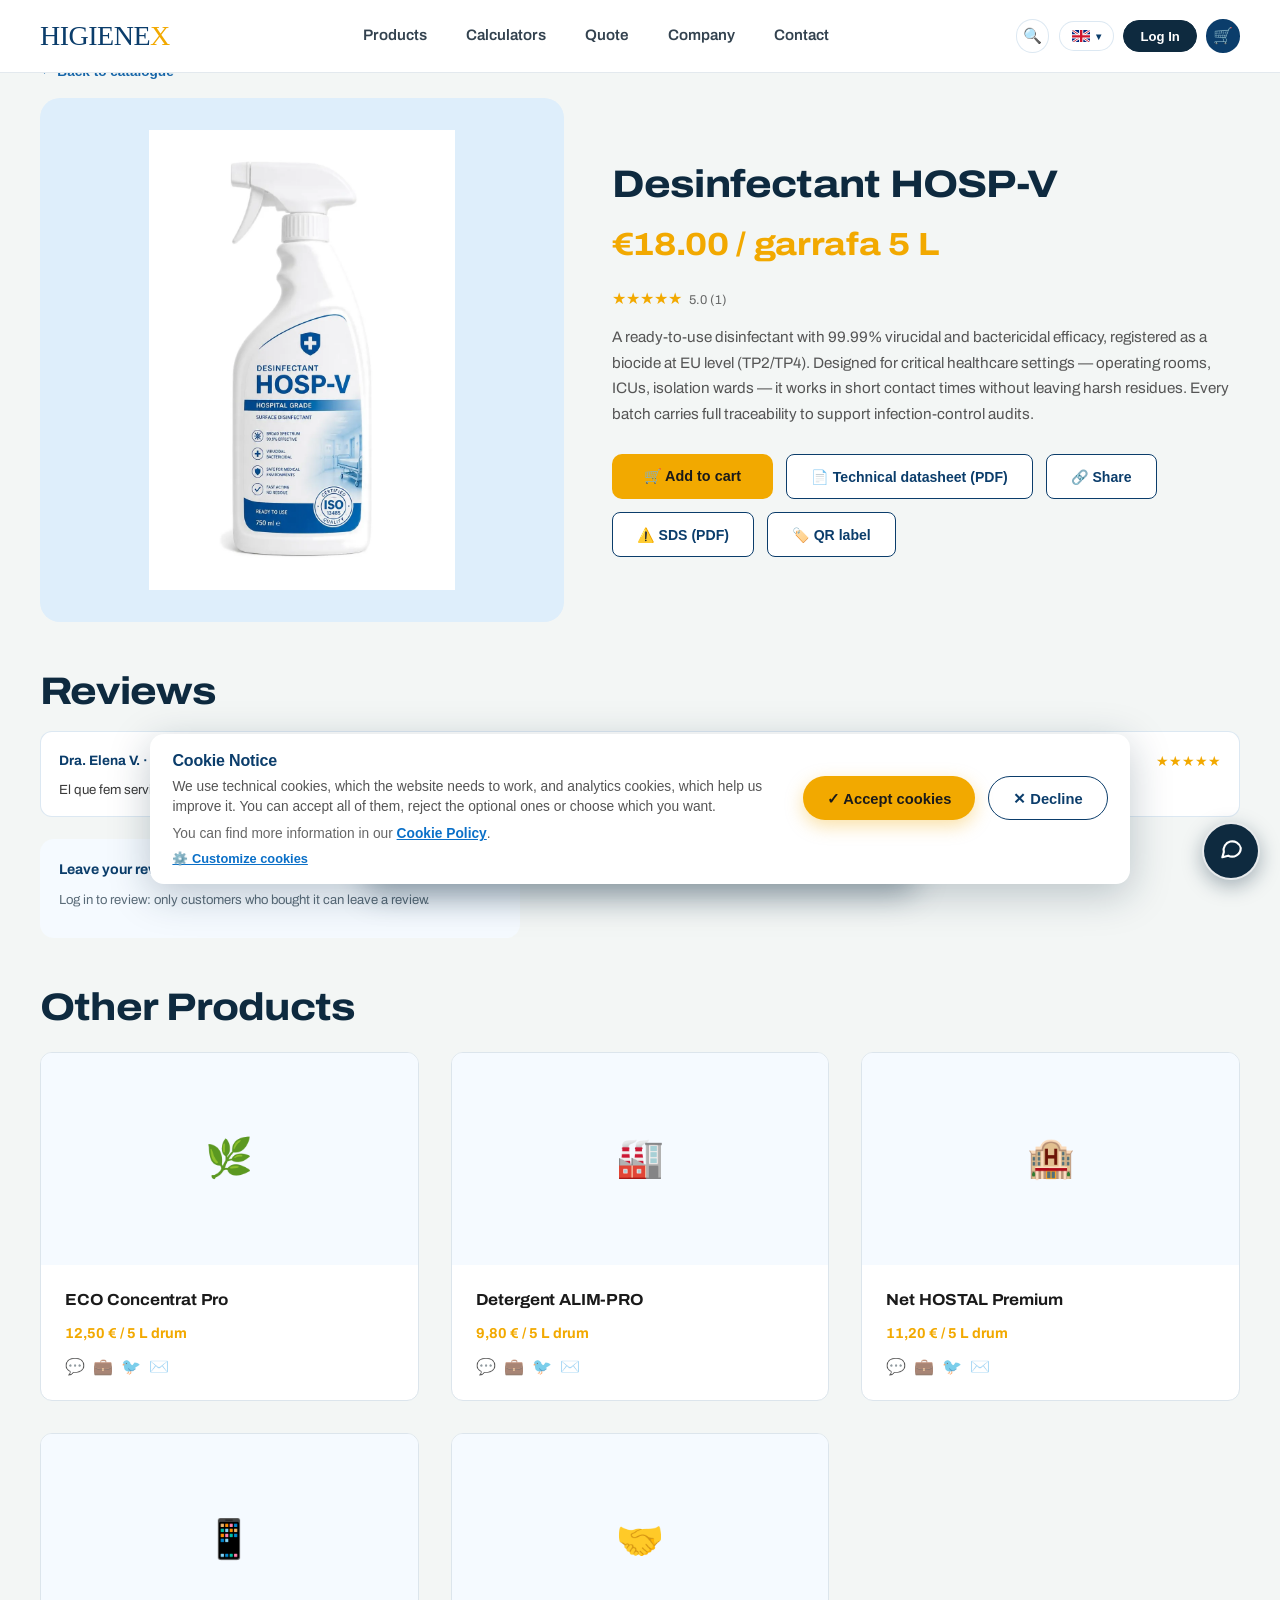
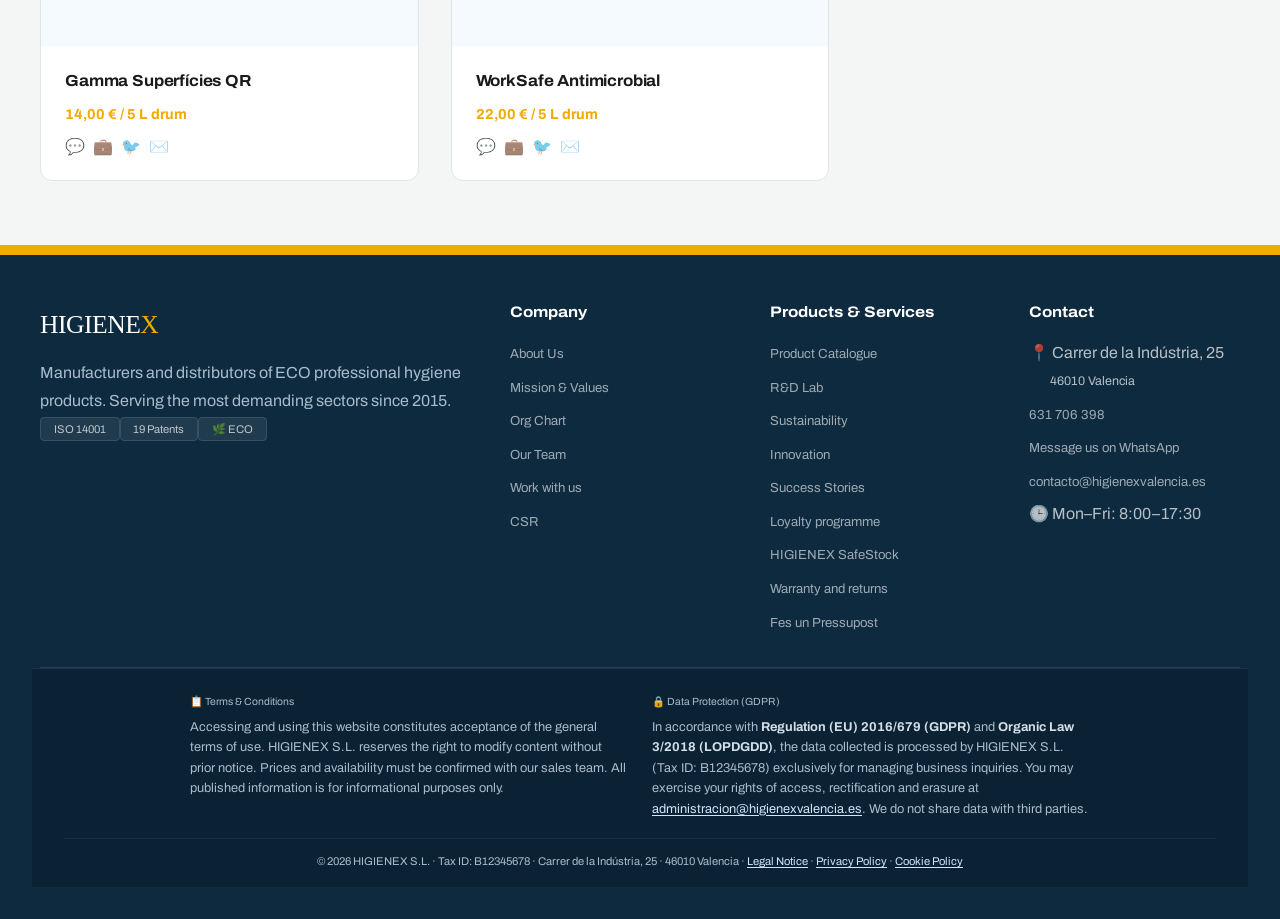
<file: producto/desinfectant-hosp-v/index.html>
<!doctype html>
<html lang="es">
<head>
<meta charset="utf-8">
<meta name="viewport" content="width=device-width,initial-scale=1">
<title>Desinfectant HOSP-V · 18,00 € / garrafa 5 L · HIGIENEX</title>
<meta name="description" content="Desinfectante de uso directo con eficacia virucida y bactericida del 99,99%, registrado como biocida a nivel europeo (TP2/TP4). Diseñado para entornos…">
<link rel="canonical" href="https://ossama450298-commits.github.io/Higienexweb/producto/desinfectant-hosp-v/">
<meta property="og:type" content="product">
<meta property="og:site_name" content="HIGIENEX">
<meta property="og:title" content="Desinfectant HOSP-V · 18,00 € / garrafa 5 L">
<meta property="og:description" content="Desinfectante de uso directo con eficacia virucida y bactericida del 99,99%, registrado como biocida a nivel europeo (TP2/TP4). Diseñado para entornos…">
<meta property="og:url" content="https://ossama450298-commits.github.io/Higienexweb/producto/desinfectant-hosp-v/">
<meta property="og:image" content="https://ossama450298-commits.github.io/Higienexweb/img/prod-desinfectant-hosp-v.webp">
<meta property="og:image:alt" content="Desinfectant HOSP-V">
<meta name="twitter:card" content="summary_large_image">
<meta property="product:price:amount" content="18.00">
<meta property="product:price:currency" content="EUR">
<link rel="icon" href="../../icons/icon-web-192.png">
<script type="application/ld+json">{"@context":"https://schema.org","@type":"Product","name":"Desinfectant HOSP-V","image":"https://ossama450298-commits.github.io/Higienexweb/img/prod-desinfectant-hosp-v.webp","description":"Desinfectante de uso directo con eficacia virucida y bactericida del 99,99%, registrado como biocida a nivel europeo (TP2/TP4). Diseñado para entornos sanitarios críticos —quirófanos, UCI, salas de aislamiento—, actúa en tiempos de contacto cortos sin dejar residuos agresivos. Cada lote lleva trazabilidad completa para facilitar auditorías de control de infecciones.","brand":{"@type":"Brand","name":"HIGIENEX"},"offers":{"@type":"Offer","price":"18.00","priceCurrency":"EUR","availability":"https://schema.org/InStock","url":"https://ossama450298-commits.github.io/Higienexweb/producto/desinfectant-hosp-v/"}}</script>
<style>
body{margin:0;font-family:system-ui,-apple-system,'Segoe UI',Roboto,sans-serif;background:#F3F6F5;color:#0E2A3F;display:grid;place-items:center;min-height:100vh;padding:16px}
main{max-width:460px;background:#fff;border-radius:18px;padding:24px;box-shadow:0 8px 30px rgba(11,61,107,.12);text-align:center}
img{width:100%;max-width:260px;height:auto;border-radius:12px}
h1{font-size:24px;margin:16px 0 4px}p{line-height:1.55;color:#33424f}.precio{font-size:22px;font-weight:800;color:#0B3D6B}
a{display:inline-block;margin-top:12px;padding:12px 22px;border-radius:10px;background:#F2A900;color:#1A1A1A;font-weight:800;text-decoration:none}
</style>
</head>
<body>
<main>
<img src="../../img/prod-desinfectant-hosp-v.webp" alt="Desinfectant HOSP-V" width="260" height="260">
<h1>Desinfectant HOSP-V</h1>
<div class="precio">18,00 € <small>/ garrafa 5 L</small></div>
<p>Desinfectante de uso directo con eficacia virucida y bactericida del 99,99%, registrado como biocida a nivel europeo (TP2/TP4). Diseñado para entornos sanitarios críticos —quirófanos, UCI, salas de aislamiento—, actúa en tiempos de contacto cortos sin dejar residuos agresivos. Cada lote lleva trazabilidad completa para facilitar auditorías de control de infecciones.</p>
<a href="../../?producte=Desinfectant%20HOSP-V">Ver en la tienda HIGIENEX</a>
</main>
<script>location.replace("../../?producte=Desinfectant%20HOSP-V");</script>
</body>
</html>
</file>
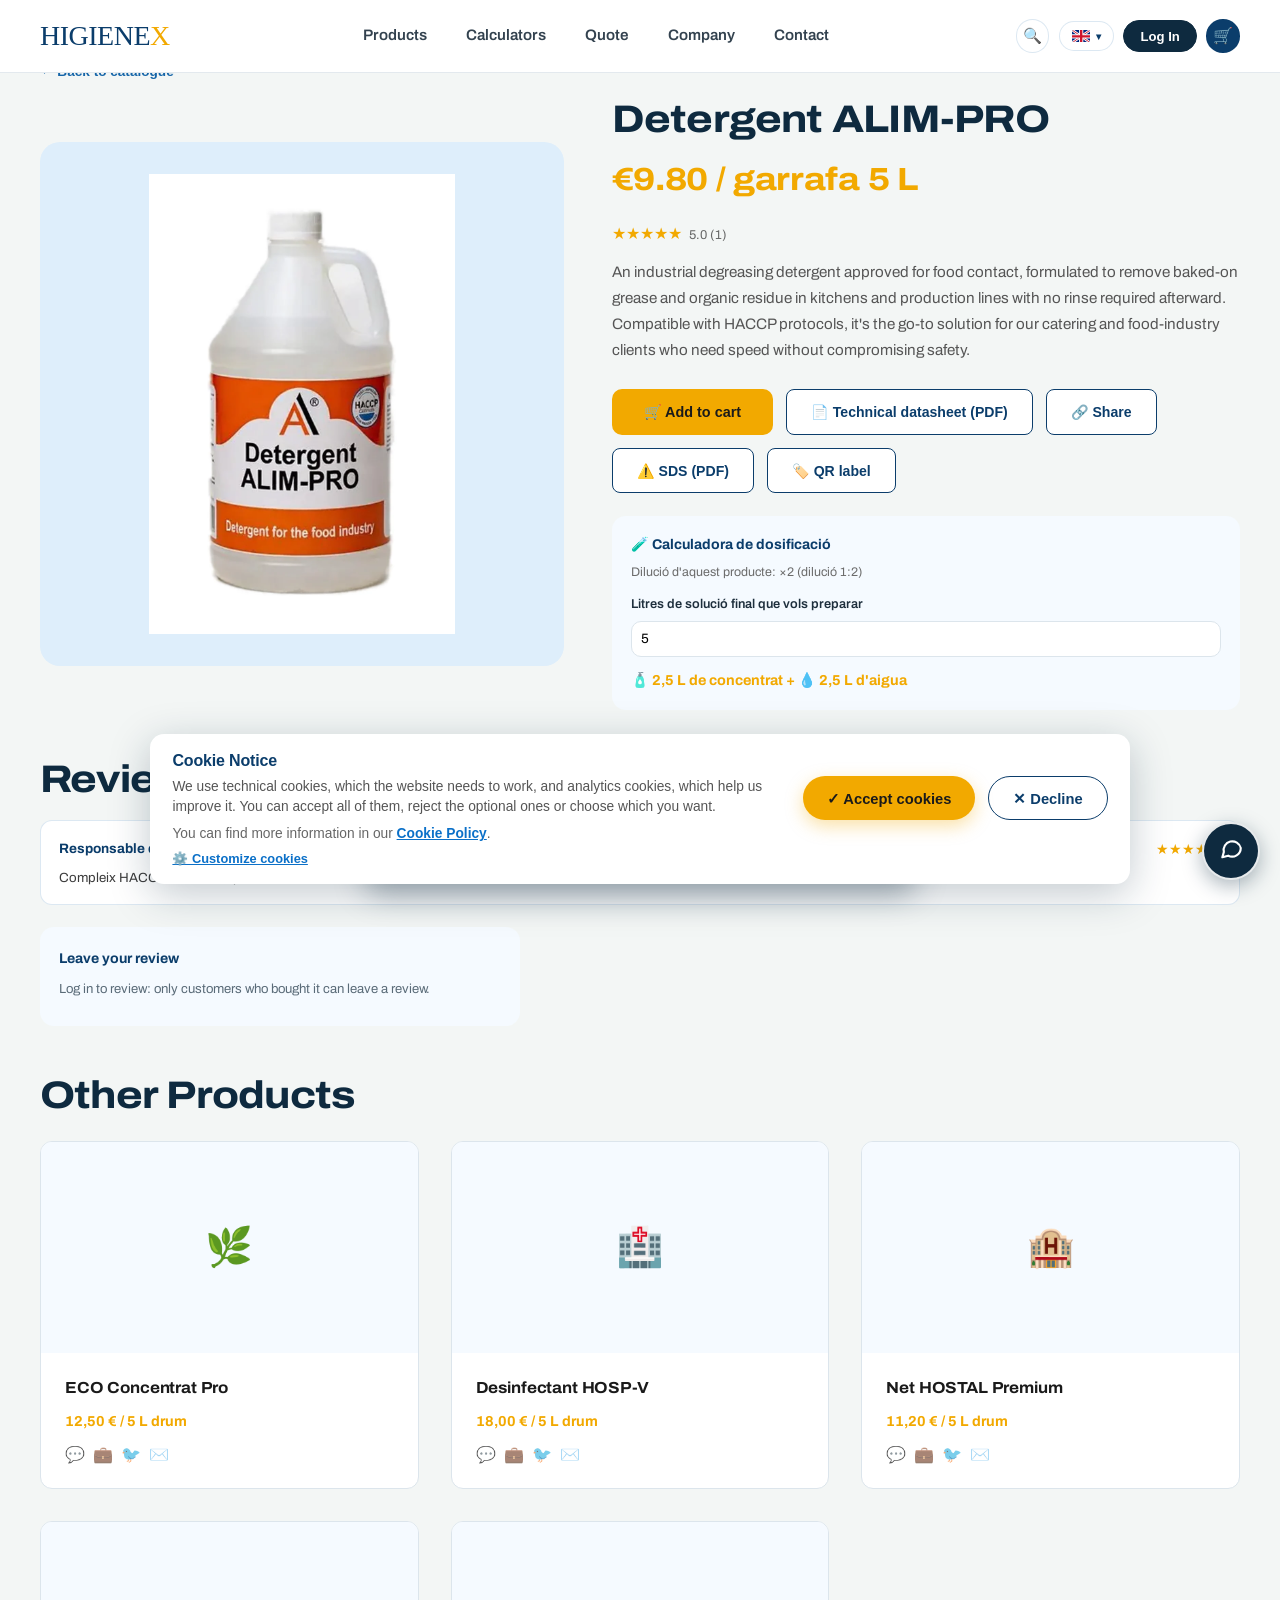
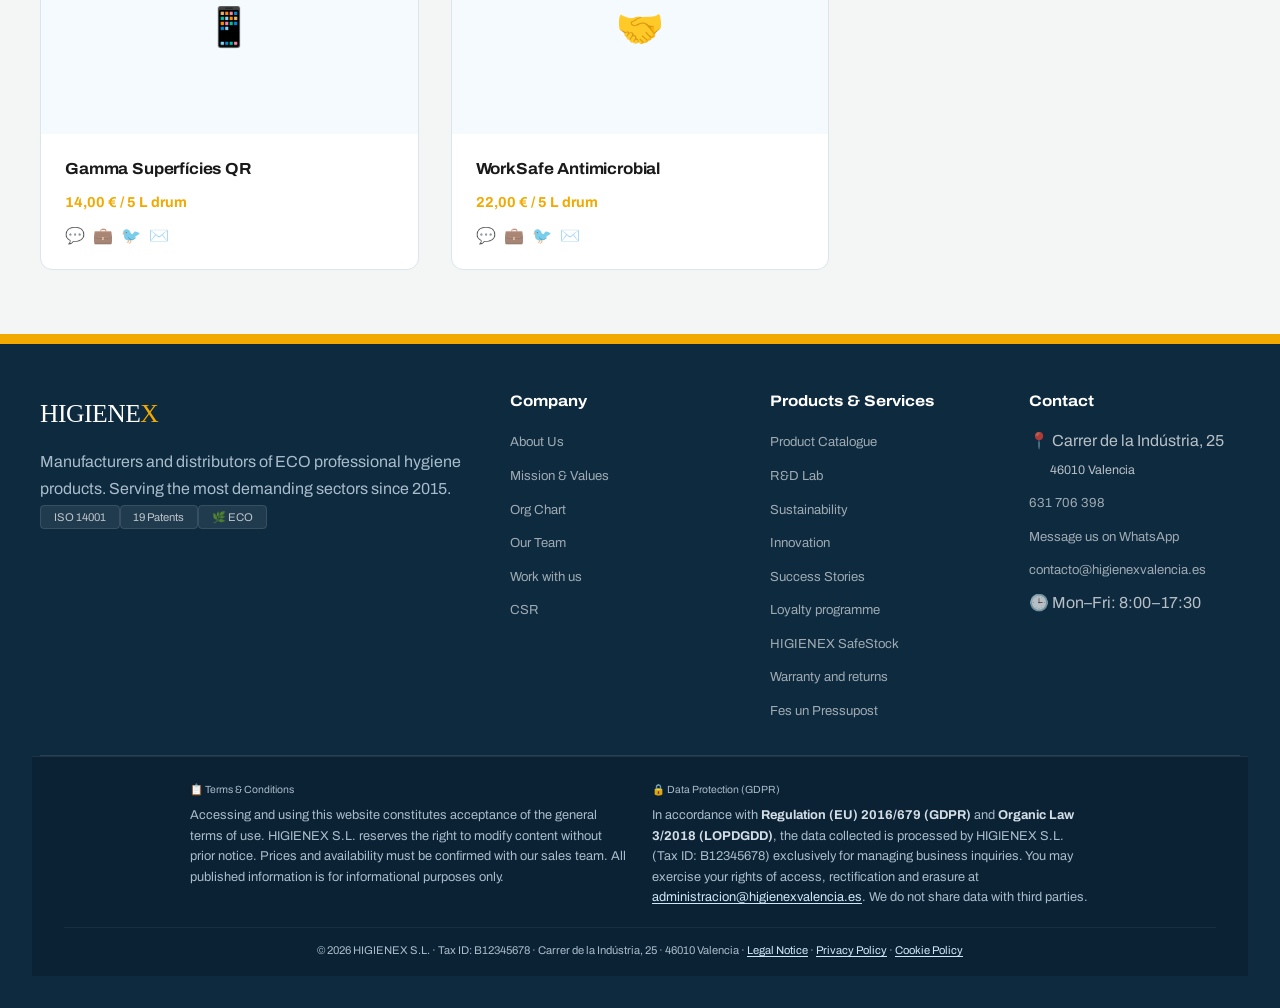
<file: producto/detergent-alim-pro/index.html>
<!doctype html>
<html lang="es">
<head>
<meta charset="utf-8">
<meta name="viewport" content="width=device-width,initial-scale=1">
<title>Detergent ALIM-PRO · 9,80 € / garrafa 5 L · HIGIENEX</title>
<meta name="description" content="Detergente desengrasante industrial homologado para contacto alimentario, formulado para eliminar grasas cocidas y residuos orgánicos en cocinas y…">
<link rel="canonical" href="https://ossama450298-commits.github.io/Higienexweb/producto/detergent-alim-pro/">
<meta property="og:type" content="product">
<meta property="og:site_name" content="HIGIENEX">
<meta property="og:title" content="Detergent ALIM-PRO · 9,80 € / garrafa 5 L">
<meta property="og:description" content="Detergente desengrasante industrial homologado para contacto alimentario, formulado para eliminar grasas cocidas y residuos orgánicos en cocinas y…">
<meta property="og:url" content="https://ossama450298-commits.github.io/Higienexweb/producto/detergent-alim-pro/">
<meta property="og:image" content="https://ossama450298-commits.github.io/Higienexweb/img/prod-detergent-alim-pro.webp">
<meta property="og:image:alt" content="Detergent ALIM-PRO">
<meta name="twitter:card" content="summary_large_image">
<meta property="product:price:amount" content="9.80">
<meta property="product:price:currency" content="EUR">
<link rel="icon" href="../../icons/icon-web-192.png">
<script type="application/ld+json">{"@context":"https://schema.org","@type":"Product","name":"Detergent ALIM-PRO","image":"https://ossama450298-commits.github.io/Higienexweb/img/prod-detergent-alim-pro.webp","description":"Detergente desengrasante industrial homologado para contacto alimentario, formulado para eliminar grasas cocidas y residuos orgánicos en cocinas y líneas de producción sin necesidad de aclarado posterior. Compatible con los protocolos HACCP, es la solución habitual de nuestros clientes de restauración colectiva e industria alimentaria que necesitan rapidez sin comprometer la seguridad.","brand":{"@type":"Brand","name":"HIGIENEX"},"offers":{"@type":"Offer","price":"9.80","priceCurrency":"EUR","availability":"https://schema.org/InStock","url":"https://ossama450298-commits.github.io/Higienexweb/producto/detergent-alim-pro/"}}</script>
<style>
body{margin:0;font-family:system-ui,-apple-system,'Segoe UI',Roboto,sans-serif;background:#F3F6F5;color:#0E2A3F;display:grid;place-items:center;min-height:100vh;padding:16px}
main{max-width:460px;background:#fff;border-radius:18px;padding:24px;box-shadow:0 8px 30px rgba(11,61,107,.12);text-align:center}
img{width:100%;max-width:260px;height:auto;border-radius:12px}
h1{font-size:24px;margin:16px 0 4px}p{line-height:1.55;color:#33424f}.precio{font-size:22px;font-weight:800;color:#0B3D6B}
a{display:inline-block;margin-top:12px;padding:12px 22px;border-radius:10px;background:#F2A900;color:#1A1A1A;font-weight:800;text-decoration:none}
</style>
</head>
<body>
<main>
<img src="../../img/prod-detergent-alim-pro.webp" alt="Detergent ALIM-PRO" width="260" height="260">
<h1>Detergent ALIM-PRO</h1>
<div class="precio">9,80 € <small>/ garrafa 5 L</small></div>
<p>Detergente desengrasante industrial homologado para contacto alimentario, formulado para eliminar grasas cocidas y residuos orgánicos en cocinas y líneas de producción sin necesidad de aclarado posterior. Compatible con los protocolos HACCP, es la solución habitual de nuestros clientes de restauración colectiva e industria alimentaria que necesitan rapidez sin comprometer la seguridad.</p>
<a href="../../?producte=Detergent%20ALIM-PRO">Ver en la tienda HIGIENEX</a>
</main>
<script>location.replace("../../?producte=Detergent%20ALIM-PRO");</script>
</body>
</html>
</file>
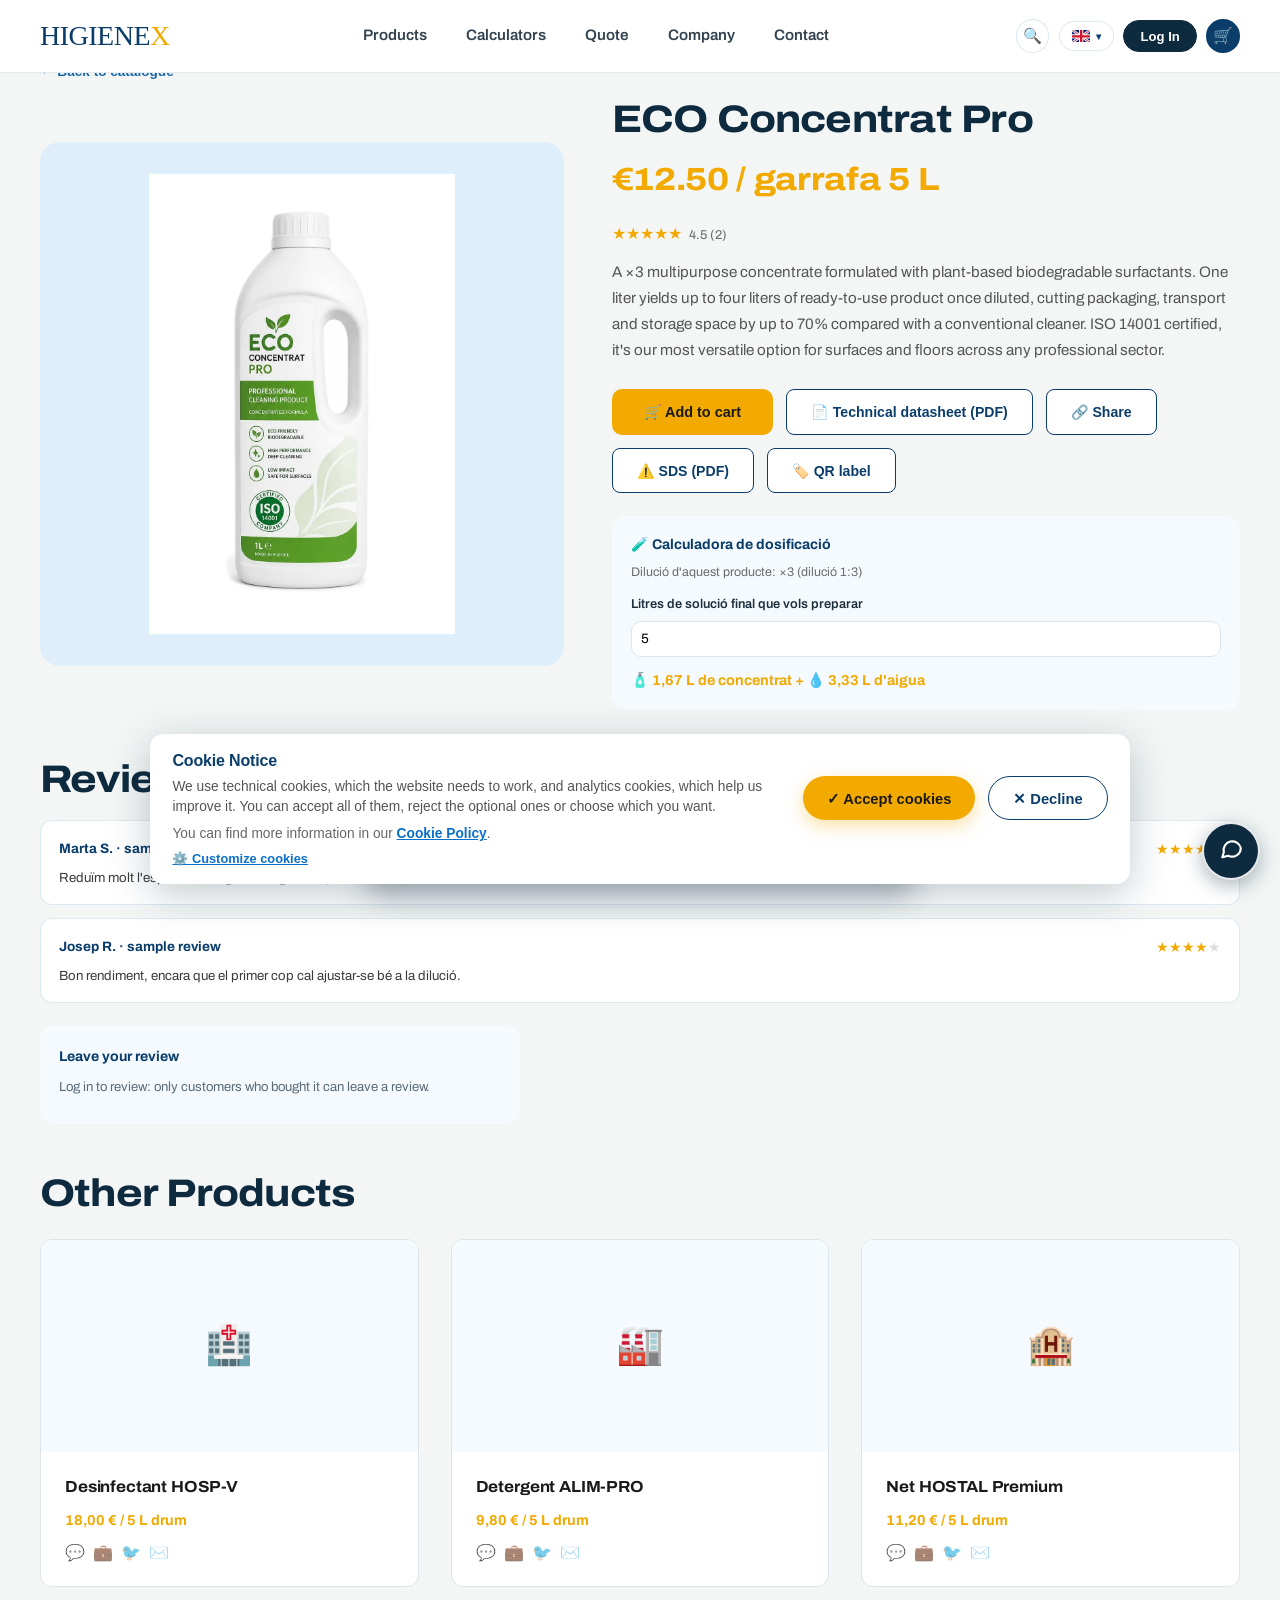
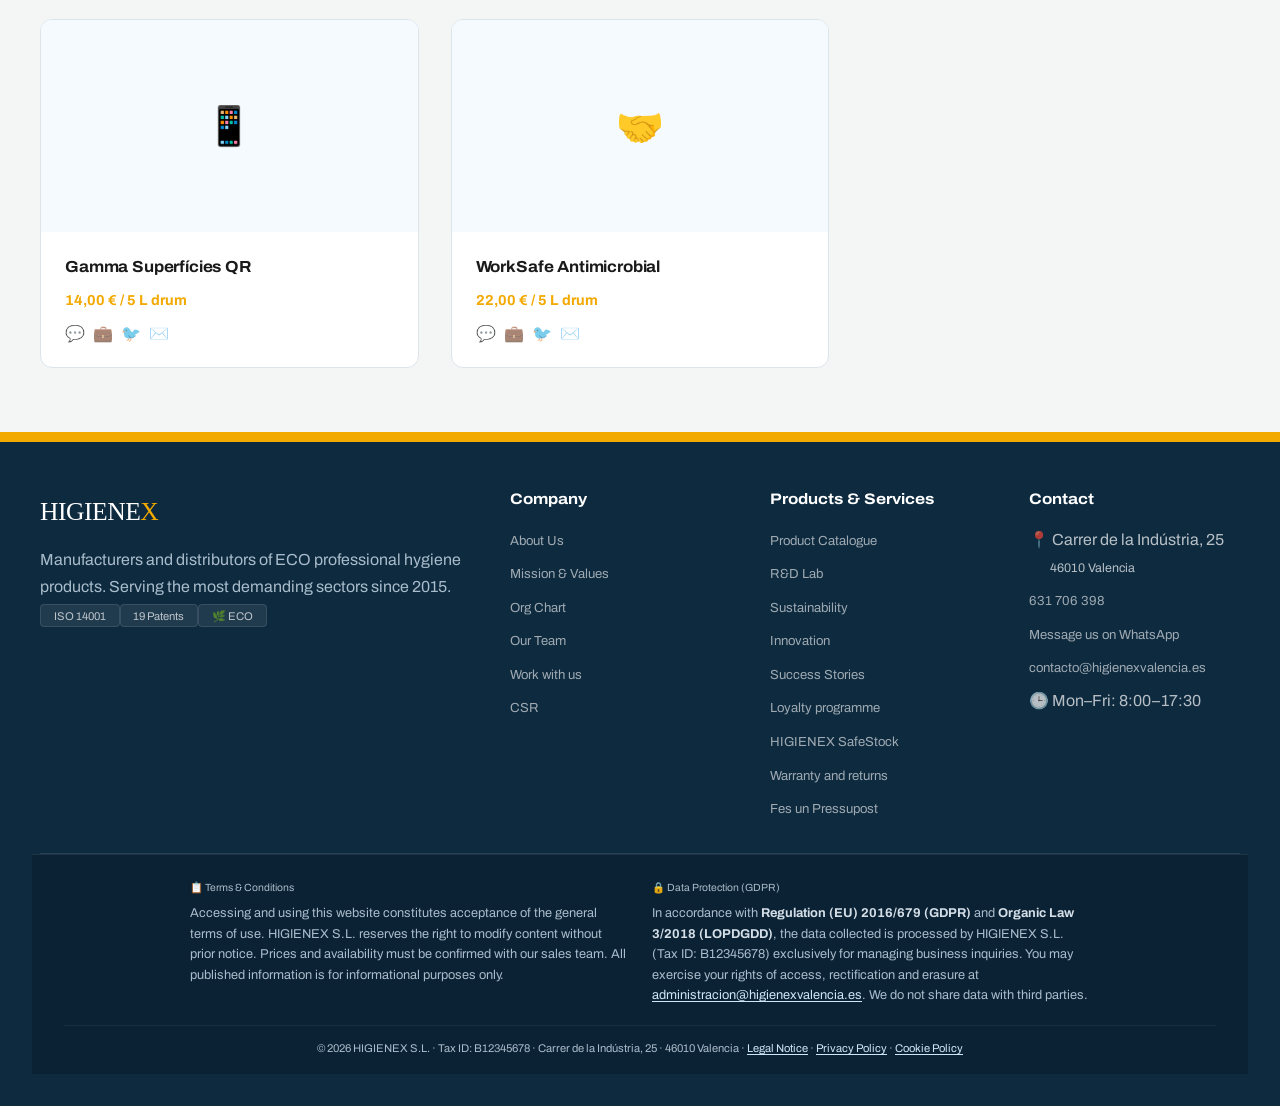
<file: producto/eco-concentrat-pro/index.html>
<!doctype html>
<html lang="es">
<head>
<meta charset="utf-8">
<meta name="viewport" content="width=device-width,initial-scale=1">
<title>ECO Concentrat Pro · 12,50 € / garrafa 5 L · HIGIENEX</title>
<meta name="description" content="Concentrado multiusos ×3 formulado con tensioactivos biodegradables de origen vegetal. Un litro genera hasta cuatro de producto de uso una vez diluido,…">
<link rel="canonical" href="https://ossama450298-commits.github.io/Higienexweb/producto/eco-concentrat-pro/">
<meta property="og:type" content="product">
<meta property="og:site_name" content="HIGIENEX">
<meta property="og:title" content="ECO Concentrat Pro · 12,50 € / garrafa 5 L">
<meta property="og:description" content="Concentrado multiusos ×3 formulado con tensioactivos biodegradables de origen vegetal. Un litro genera hasta cuatro de producto de uso una vez diluido,…">
<meta property="og:url" content="https://ossama450298-commits.github.io/Higienexweb/producto/eco-concentrat-pro/">
<meta property="og:image" content="https://ossama450298-commits.github.io/Higienexweb/img/prod-eco-concentrat-pro.webp">
<meta property="og:image:alt" content="ECO Concentrat Pro">
<meta name="twitter:card" content="summary_large_image">
<meta property="product:price:amount" content="12.50">
<meta property="product:price:currency" content="EUR">
<link rel="icon" href="../../icons/icon-web-192.png">
<script type="application/ld+json">{"@context":"https://schema.org","@type":"Product","name":"ECO Concentrat Pro","image":"https://ossama450298-commits.github.io/Higienexweb/img/prod-eco-concentrat-pro.webp","description":"Concentrado multiusos ×3 formulado con tensioactivos biodegradables de origen vegetal. Un litro genera hasta cuatro de producto de uso una vez diluido, reduciendo hasta un 70% los envases, el transporte y el espacio de almacenamiento frente a un limpiador convencional. Certificado ISO 14001, es nuestra opción más versátil para superficies y suelos en cualquier sector profesional.","brand":{"@type":"Brand","name":"HIGIENEX"},"offers":{"@type":"Offer","price":"12.50","priceCurrency":"EUR","availability":"https://schema.org/InStock","url":"https://ossama450298-commits.github.io/Higienexweb/producto/eco-concentrat-pro/"}}</script>
<style>
body{margin:0;font-family:system-ui,-apple-system,'Segoe UI',Roboto,sans-serif;background:#F3F6F5;color:#0E2A3F;display:grid;place-items:center;min-height:100vh;padding:16px}
main{max-width:460px;background:#fff;border-radius:18px;padding:24px;box-shadow:0 8px 30px rgba(11,61,107,.12);text-align:center}
img{width:100%;max-width:260px;height:auto;border-radius:12px}
h1{font-size:24px;margin:16px 0 4px}p{line-height:1.55;color:#33424f}.precio{font-size:22px;font-weight:800;color:#0B3D6B}
a{display:inline-block;margin-top:12px;padding:12px 22px;border-radius:10px;background:#F2A900;color:#1A1A1A;font-weight:800;text-decoration:none}
</style>
</head>
<body>
<main>
<img src="../../img/prod-eco-concentrat-pro.webp" alt="ECO Concentrat Pro" width="260" height="260">
<h1>ECO Concentrat Pro</h1>
<div class="precio">12,50 € <small>/ garrafa 5 L</small></div>
<p>Concentrado multiusos ×3 formulado con tensioactivos biodegradables de origen vegetal. Un litro genera hasta cuatro de producto de uso una vez diluido, reduciendo hasta un 70% los envases, el transporte y el espacio de almacenamiento frente a un limpiador convencional. Certificado ISO 14001, es nuestra opción más versátil para superficies y suelos en cualquier sector profesional.</p>
<a href="../../?producte=ECO%20Concentrat%20Pro">Ver en la tienda HIGIENEX</a>
</main>
<script>location.replace("../../?producte=ECO%20Concentrat%20Pro");</script>
</body>
</html>
</file>
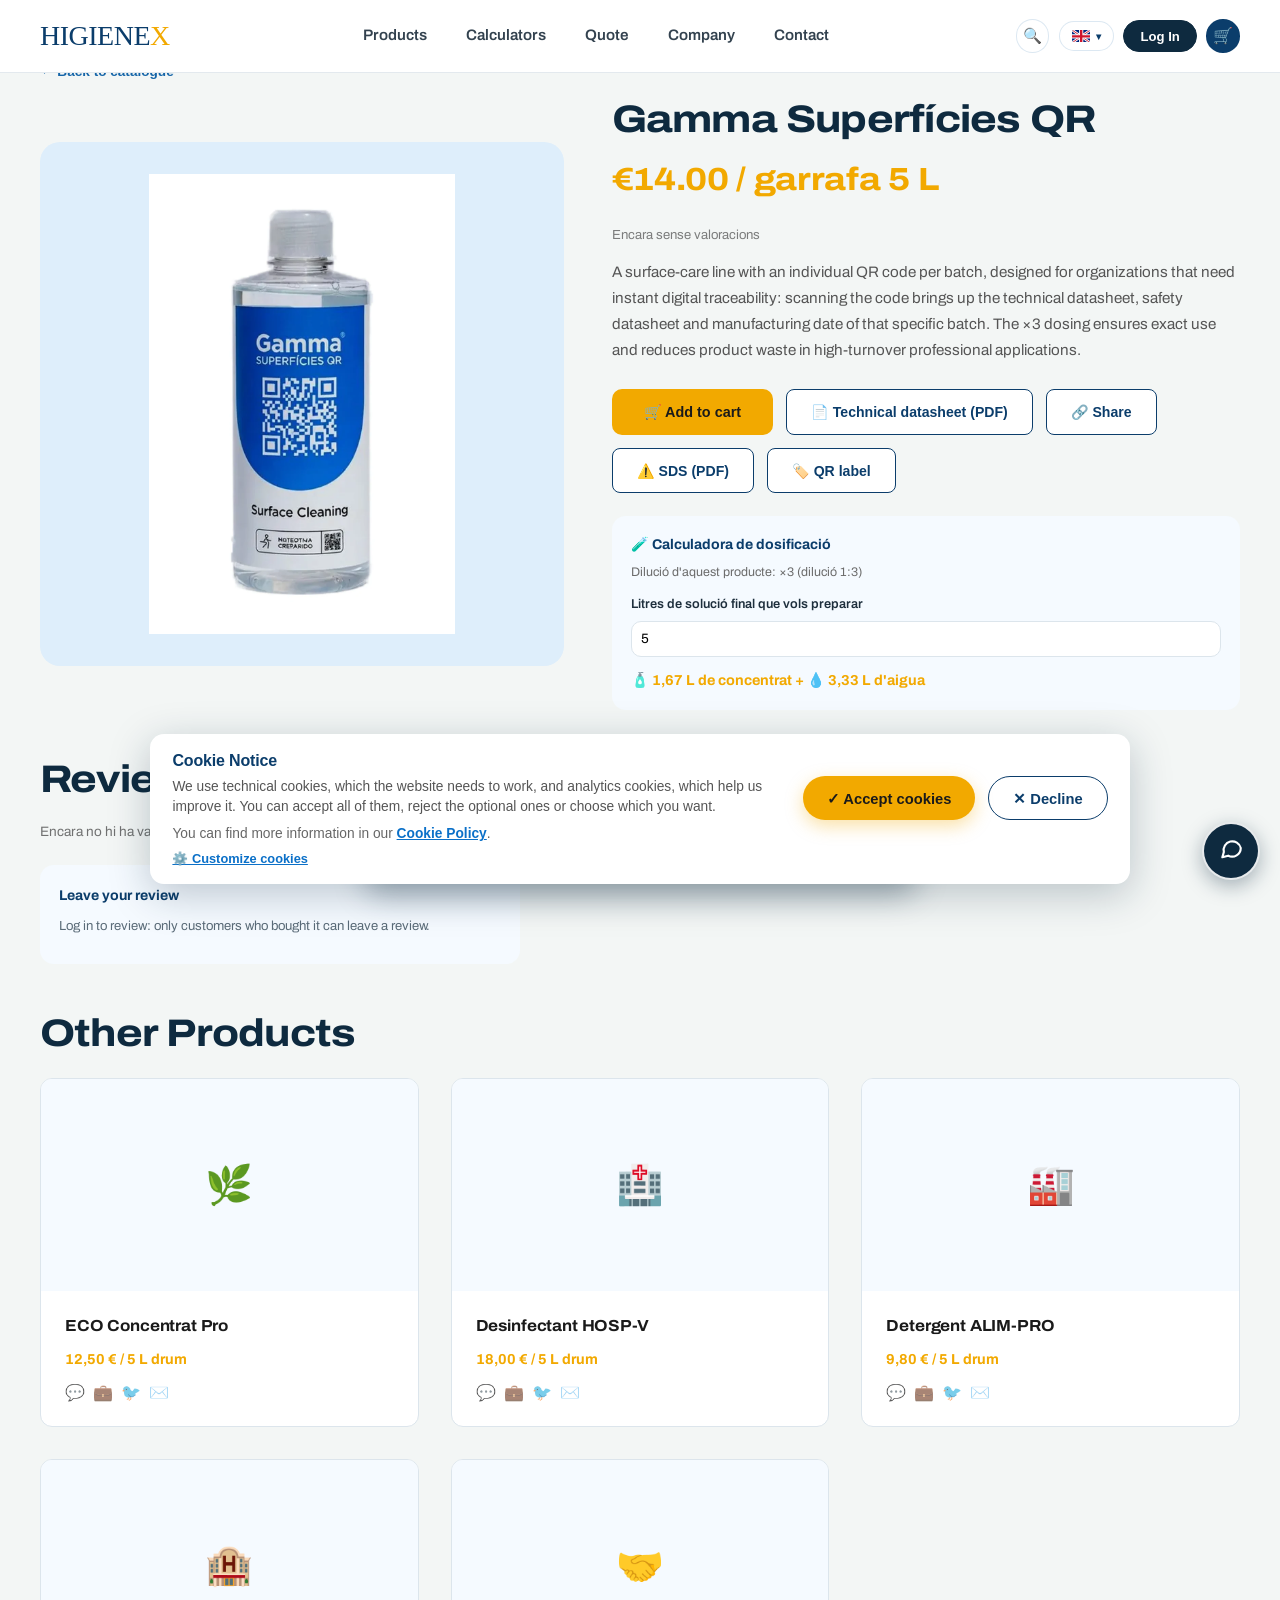
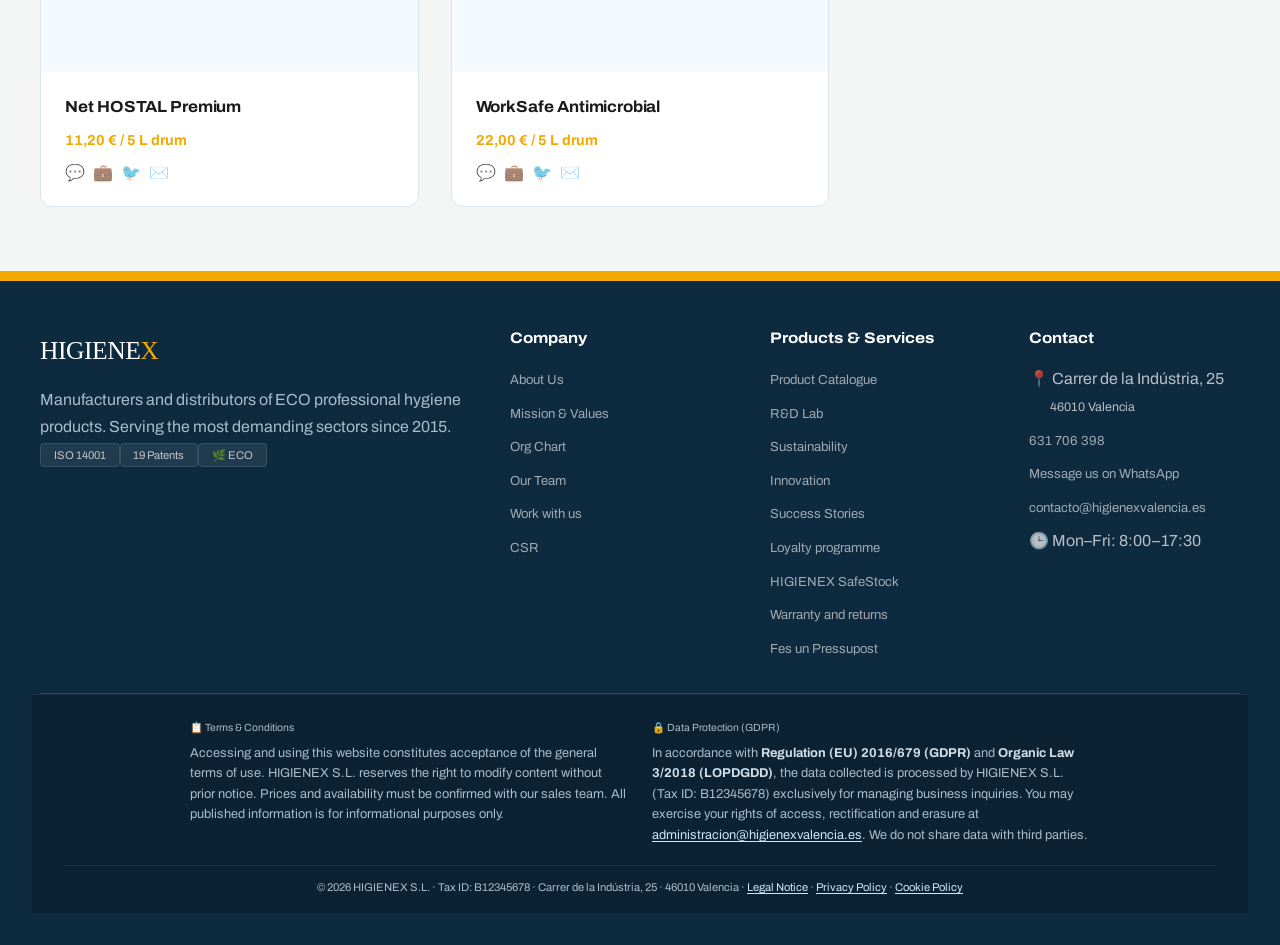
<file: producto/gamma-superficies-qr/index.html>
<!doctype html>
<html lang="es">
<head>
<meta charset="utf-8">
<meta name="viewport" content="width=device-width,initial-scale=1">
<title>Gamma Superfícies QR · 14,00 € / garrafa 5 L · HIGIENEX</title>
<meta name="description" content="Línea de productos de superficie con código QR individual por lote, pensada para organizaciones que necesitan trazabilidad digital inmediata:…">
<link rel="canonical" href="https://ossama450298-commits.github.io/Higienexweb/producto/gamma-superficies-qr/">
<meta property="og:type" content="product">
<meta property="og:site_name" content="HIGIENEX">
<meta property="og:title" content="Gamma Superfícies QR · 14,00 € / garrafa 5 L">
<meta property="og:description" content="Línea de productos de superficie con código QR individual por lote, pensada para organizaciones que necesitan trazabilidad digital inmediata:…">
<meta property="og:url" content="https://ossama450298-commits.github.io/Higienexweb/producto/gamma-superficies-qr/">
<meta property="og:image" content="https://ossama450298-commits.github.io/Higienexweb/img/prod-gamma-superficies-qr.webp">
<meta property="og:image:alt" content="Gamma Superfícies QR">
<meta name="twitter:card" content="summary_large_image">
<meta property="product:price:amount" content="14.00">
<meta property="product:price:currency" content="EUR">
<link rel="icon" href="../../icons/icon-web-192.png">
<script type="application/ld+json">{"@context":"https://schema.org","@type":"Product","name":"Gamma Superfícies QR","image":"https://ossama450298-commits.github.io/Higienexweb/img/prod-gamma-superficies-qr.webp","description":"Línea de productos de superficie con código QR individual por lote, pensada para organizaciones que necesitan trazabilidad digital inmediata: escaneando el código se accede a la ficha técnica, la ficha de seguridad y la fecha de fabricación del lote concreto. La dosificación ×3 garantiza un uso exacto y reduce el desperdicio de producto en aplicaciones profesionales de alta rotación.","brand":{"@type":"Brand","name":"HIGIENEX"},"offers":{"@type":"Offer","price":"14.00","priceCurrency":"EUR","availability":"https://schema.org/InStock","url":"https://ossama450298-commits.github.io/Higienexweb/producto/gamma-superficies-qr/"}}</script>
<style>
body{margin:0;font-family:system-ui,-apple-system,'Segoe UI',Roboto,sans-serif;background:#F3F6F5;color:#0E2A3F;display:grid;place-items:center;min-height:100vh;padding:16px}
main{max-width:460px;background:#fff;border-radius:18px;padding:24px;box-shadow:0 8px 30px rgba(11,61,107,.12);text-align:center}
img{width:100%;max-width:260px;height:auto;border-radius:12px}
h1{font-size:24px;margin:16px 0 4px}p{line-height:1.55;color:#33424f}.precio{font-size:22px;font-weight:800;color:#0B3D6B}
a{display:inline-block;margin-top:12px;padding:12px 22px;border-radius:10px;background:#F2A900;color:#1A1A1A;font-weight:800;text-decoration:none}
</style>
</head>
<body>
<main>
<img src="../../img/prod-gamma-superficies-qr.webp" alt="Gamma Superfícies QR" width="260" height="260">
<h1>Gamma Superfícies QR</h1>
<div class="precio">14,00 € <small>/ garrafa 5 L</small></div>
<p>Línea de productos de superficie con código QR individual por lote, pensada para organizaciones que necesitan trazabilidad digital inmediata: escaneando el código se accede a la ficha técnica, la ficha de seguridad y la fecha de fabricación del lote concreto. La dosificación ×3 garantiza un uso exacto y reduce el desperdicio de producto en aplicaciones profesionales de alta rotación.</p>
<a href="../../?producte=Gamma%20Superf%C3%ADcies%20QR">Ver en la tienda HIGIENEX</a>
</main>
<script>location.replace("../../?producte=Gamma%20Superf%C3%ADcies%20QR");</script>
</body>
</html>
</file>
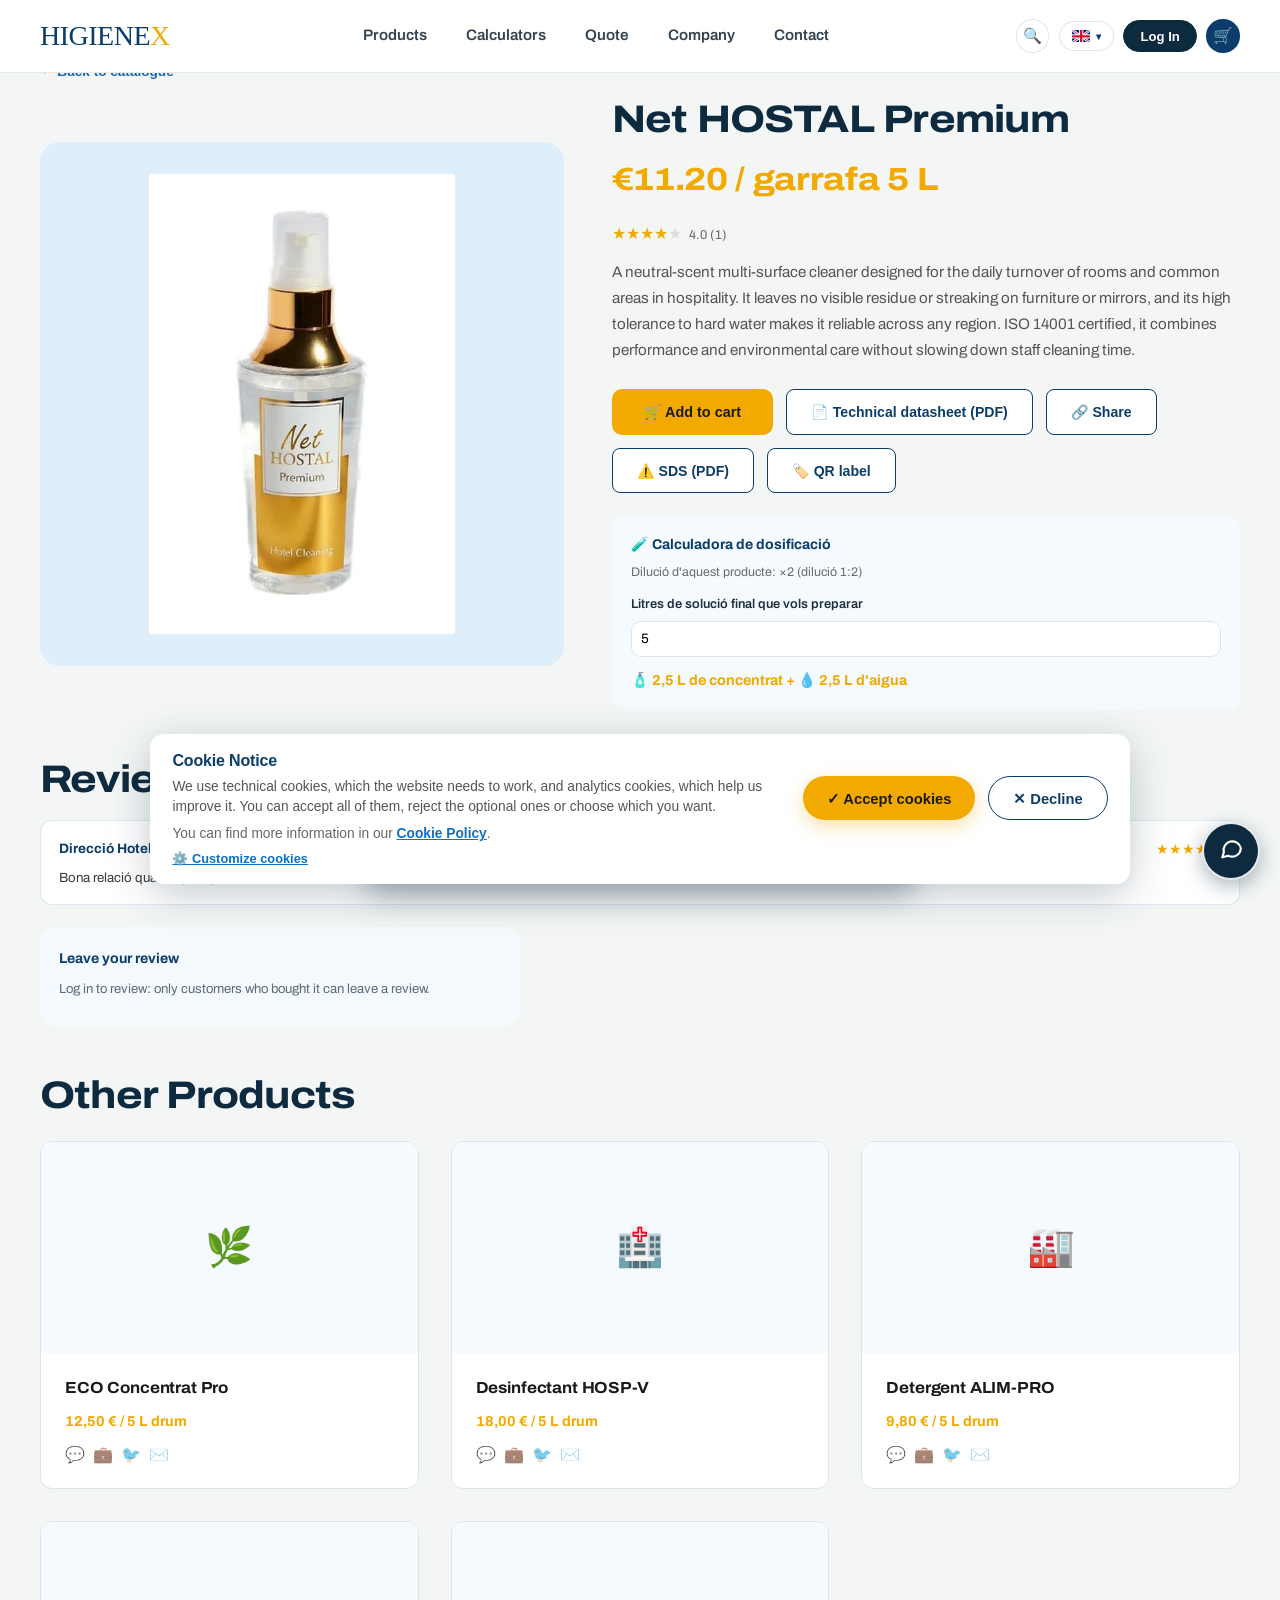
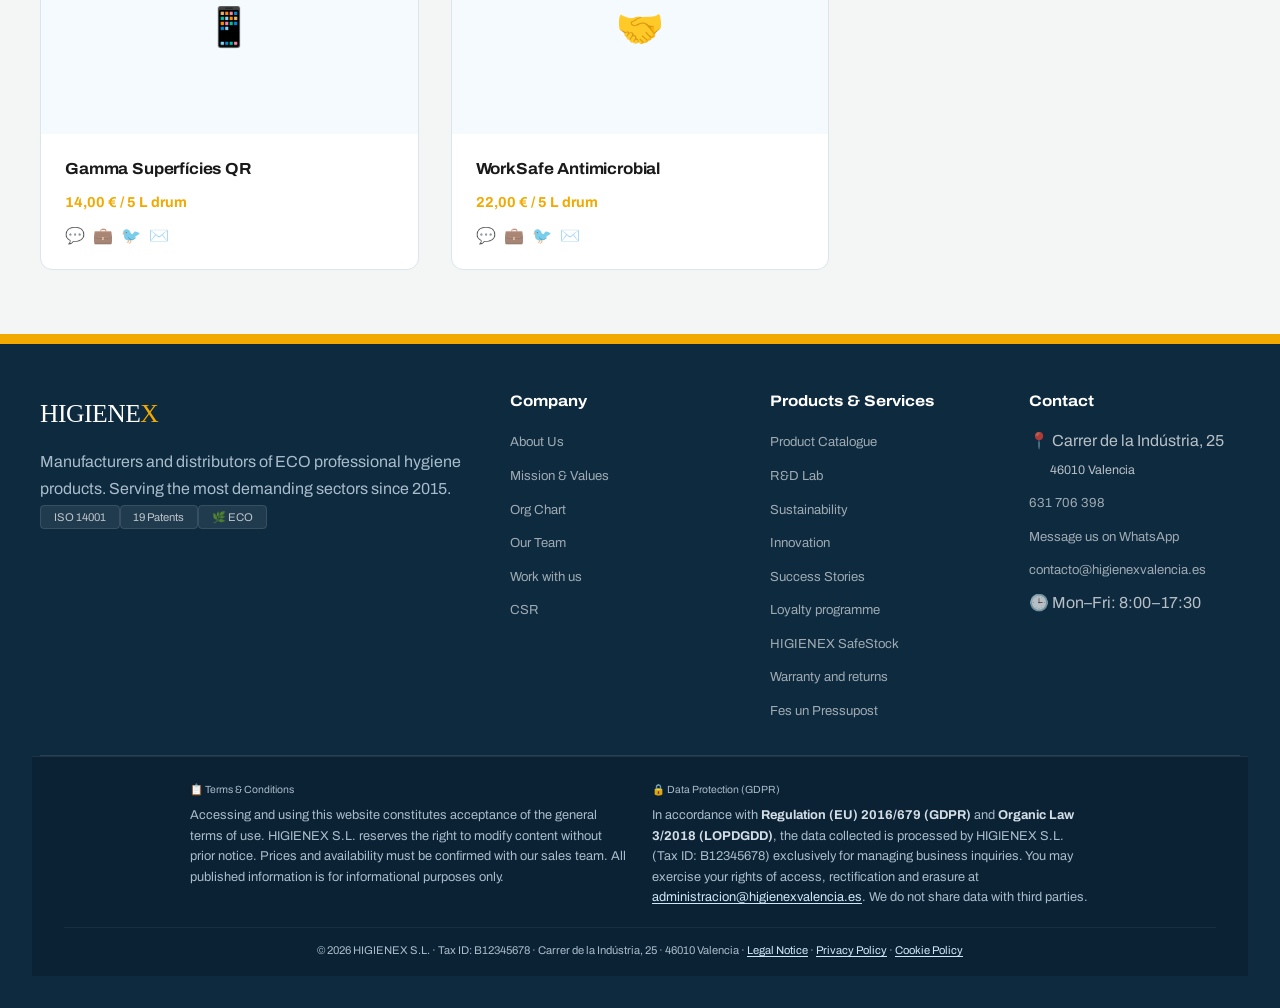
<file: producto/net-hostal-premium/index.html>
<!doctype html>
<html lang="es">
<head>
<meta charset="utf-8">
<meta name="viewport" content="width=device-width,initial-scale=1">
<title>Net HOSTAL Premium · 11,20 € / garrafa 5 L · HIGIENEX</title>
<meta name="description" content="Limpiador multisuperficie de aroma neutro, pensado para la rotación diaria de habitaciones y zonas comunes en hostelería. No deja residuos visibles ni…">
<link rel="canonical" href="https://ossama450298-commits.github.io/Higienexweb/producto/net-hostal-premium/">
<meta property="og:type" content="product">
<meta property="og:site_name" content="HIGIENEX">
<meta property="og:title" content="Net HOSTAL Premium · 11,20 € / garrafa 5 L">
<meta property="og:description" content="Limpiador multisuperficie de aroma neutro, pensado para la rotación diaria de habitaciones y zonas comunes en hostelería. No deja residuos visibles ni…">
<meta property="og:url" content="https://ossama450298-commits.github.io/Higienexweb/producto/net-hostal-premium/">
<meta property="og:image" content="https://ossama450298-commits.github.io/Higienexweb/img/prod-net-hostal-premium.webp">
<meta property="og:image:alt" content="Net HOSTAL Premium">
<meta name="twitter:card" content="summary_large_image">
<meta property="product:price:amount" content="11.20">
<meta property="product:price:currency" content="EUR">
<link rel="icon" href="../../icons/icon-web-192.png">
<script type="application/ld+json">{"@context":"https://schema.org","@type":"Product","name":"Net HOSTAL Premium","image":"https://ossama450298-commits.github.io/Higienexweb/img/prod-net-hostal-premium.webp","description":"Limpiador multisuperficie de aroma neutro, pensado para la rotación diaria de habitaciones y zonas comunes en hostelería. No deja residuos visibles ni velos en muebles ni espejos, y su alta tolerancia al agua calcárea lo hace fiable en cualquier zona geográfica. Certificado ISO 14001, combina rendimiento y respeto ambiental sin penalizar el tiempo de limpieza del personal.","brand":{"@type":"Brand","name":"HIGIENEX"},"offers":{"@type":"Offer","price":"11.20","priceCurrency":"EUR","availability":"https://schema.org/InStock","url":"https://ossama450298-commits.github.io/Higienexweb/producto/net-hostal-premium/"}}</script>
<style>
body{margin:0;font-family:system-ui,-apple-system,'Segoe UI',Roboto,sans-serif;background:#F3F6F5;color:#0E2A3F;display:grid;place-items:center;min-height:100vh;padding:16px}
main{max-width:460px;background:#fff;border-radius:18px;padding:24px;box-shadow:0 8px 30px rgba(11,61,107,.12);text-align:center}
img{width:100%;max-width:260px;height:auto;border-radius:12px}
h1{font-size:24px;margin:16px 0 4px}p{line-height:1.55;color:#33424f}.precio{font-size:22px;font-weight:800;color:#0B3D6B}
a{display:inline-block;margin-top:12px;padding:12px 22px;border-radius:10px;background:#F2A900;color:#1A1A1A;font-weight:800;text-decoration:none}
</style>
</head>
<body>
<main>
<img src="../../img/prod-net-hostal-premium.webp" alt="Net HOSTAL Premium" width="260" height="260">
<h1>Net HOSTAL Premium</h1>
<div class="precio">11,20 € <small>/ garrafa 5 L</small></div>
<p>Limpiador multisuperficie de aroma neutro, pensado para la rotación diaria de habitaciones y zonas comunes en hostelería. No deja residuos visibles ni velos en muebles ni espejos, y su alta tolerancia al agua calcárea lo hace fiable en cualquier zona geográfica. Certificado ISO 14001, combina rendimiento y respeto ambiental sin penalizar el tiempo de limpieza del personal.</p>
<a href="../../?producte=Net%20HOSTAL%20Premium">Ver en la tienda HIGIENEX</a>
</main>
<script>location.replace("../../?producte=Net%20HOSTAL%20Premium");</script>
</body>
</html>
</file>
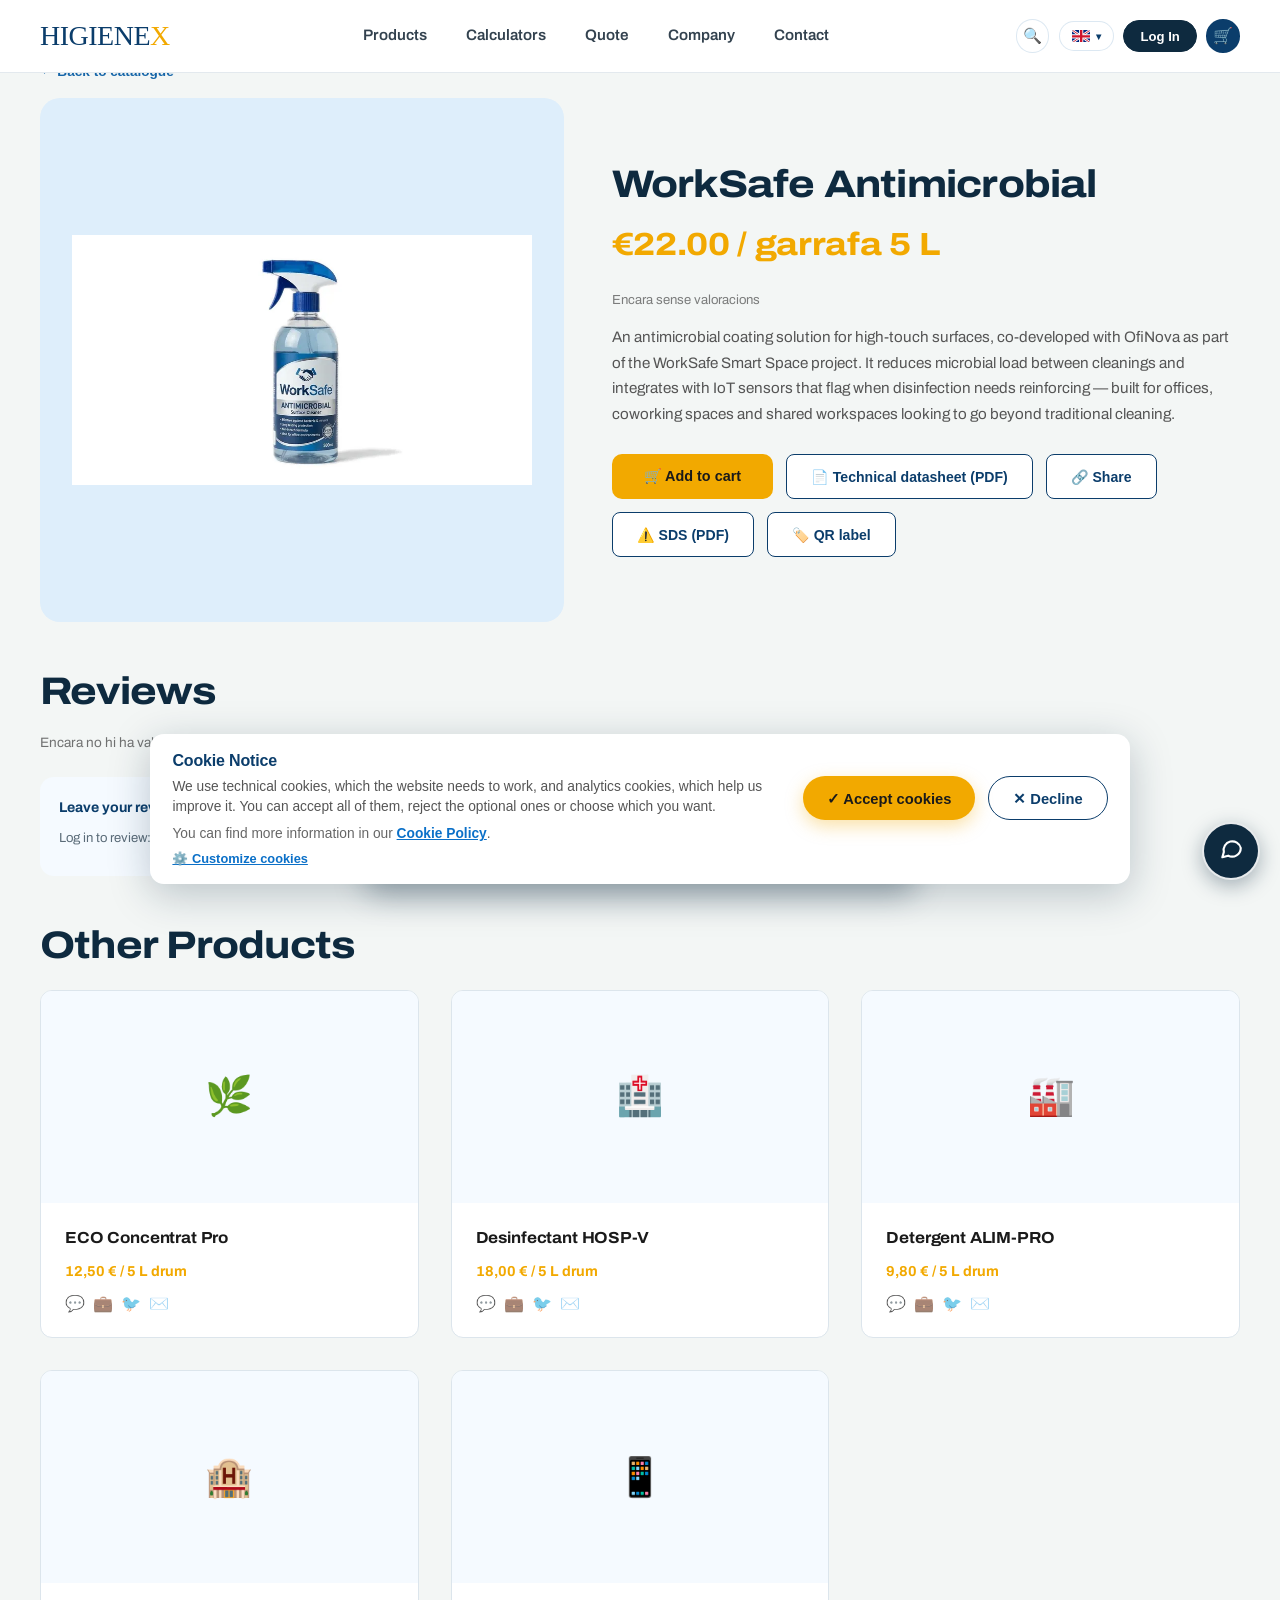
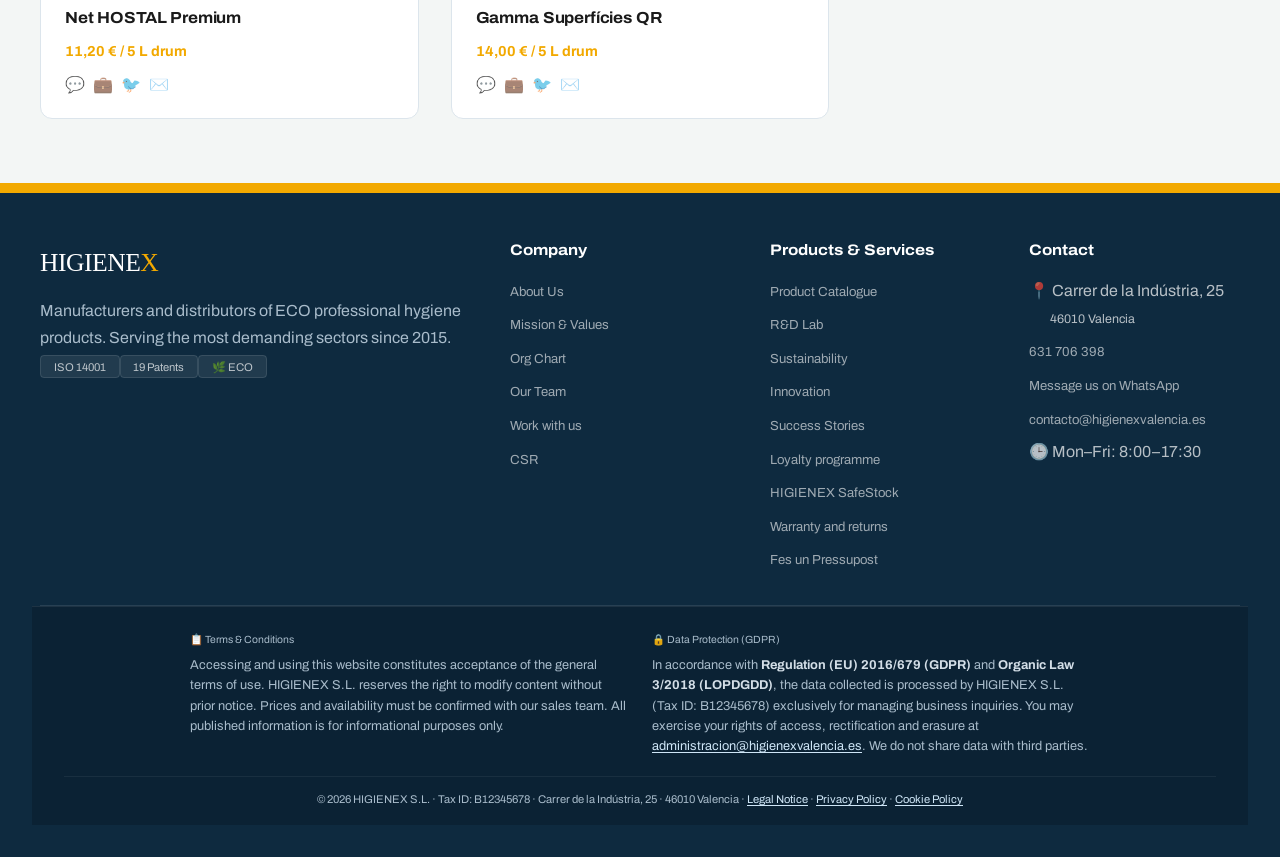
<file: producto/worksafe-antimicrobial/index.html>
<!doctype html>
<html lang="es">
<head>
<meta charset="utf-8">
<meta name="viewport" content="width=device-width,initial-scale=1">
<title>WorkSafe Antimicrobial · 22,00 € / garrafa 5 L · HIGIENEX</title>
<meta name="description" content="Solución de recubrimiento antimicrobiano para superficies de contacto frecuente, desarrollada conjuntamente con OfiNova dentro del proyecto WorkSafe…">
<link rel="canonical" href="https://ossama450298-commits.github.io/Higienexweb/producto/worksafe-antimicrobial/">
<meta property="og:type" content="product">
<meta property="og:site_name" content="HIGIENEX">
<meta property="og:title" content="WorkSafe Antimicrobial · 22,00 € / garrafa 5 L">
<meta property="og:description" content="Solución de recubrimiento antimicrobiano para superficies de contacto frecuente, desarrollada conjuntamente con OfiNova dentro del proyecto WorkSafe…">
<meta property="og:url" content="https://ossama450298-commits.github.io/Higienexweb/producto/worksafe-antimicrobial/">
<meta property="og:image" content="https://ossama450298-commits.github.io/Higienexweb/img/prod-worksafe-antimicrobial.webp">
<meta property="og:image:alt" content="WorkSafe Antimicrobial">
<meta name="twitter:card" content="summary_large_image">
<meta property="product:price:amount" content="22.00">
<meta property="product:price:currency" content="EUR">
<link rel="icon" href="../../icons/icon-web-192.png">
<script type="application/ld+json">{"@context":"https://schema.org","@type":"Product","name":"WorkSafe Antimicrobial","image":"https://ossama450298-commits.github.io/Higienexweb/img/prod-worksafe-antimicrobial.webp","description":"Solución de recubrimiento antimicrobiano para superficies de contacto frecuente, desarrollada conjuntamente con OfiNova dentro del proyecto WorkSafe Smart Space. Reduce la carga microbiana entre limpiezas y se integra con sensores IoT que avisan cuando conviene reforzar la desinfección, pensado para oficinas, coworkings y espacios de trabajo compartido que quieren ir más allá de la limpieza tradicional.","brand":{"@type":"Brand","name":"HIGIENEX"},"offers":{"@type":"Offer","price":"22.00","priceCurrency":"EUR","availability":"https://schema.org/PreOrder","url":"https://ossama450298-commits.github.io/Higienexweb/producto/worksafe-antimicrobial/"}}</script>
<style>
body{margin:0;font-family:system-ui,-apple-system,'Segoe UI',Roboto,sans-serif;background:#F3F6F5;color:#0E2A3F;display:grid;place-items:center;min-height:100vh;padding:16px}
main{max-width:460px;background:#fff;border-radius:18px;padding:24px;box-shadow:0 8px 30px rgba(11,61,107,.12);text-align:center}
img{width:100%;max-width:260px;height:auto;border-radius:12px}
h1{font-size:24px;margin:16px 0 4px}p{line-height:1.55;color:#33424f}.precio{font-size:22px;font-weight:800;color:#0B3D6B}
a{display:inline-block;margin-top:12px;padding:12px 22px;border-radius:10px;background:#F2A900;color:#1A1A1A;font-weight:800;text-decoration:none}
</style>
</head>
<body>
<main>
<img src="../../img/prod-worksafe-antimicrobial.webp" alt="WorkSafe Antimicrobial" width="260" height="260">
<h1>WorkSafe Antimicrobial</h1>
<div class="precio">22,00 € <small>/ garrafa 5 L</small></div>
<p>Solución de recubrimiento antimicrobiano para superficies de contacto frecuente, desarrollada conjuntamente con OfiNova dentro del proyecto WorkSafe Smart Space. Reduce la carga microbiana entre limpiezas y se integra con sensores IoT que avisan cuando conviene reforzar la desinfección, pensado para oficinas, coworkings y espacios de trabajo compartido que quieren ir más allá de la limpieza tradicional.</p>
<a href="../../?producte=WorkSafe%20Antimicrobial">Ver en la tienda HIGIENEX</a>
</main>
<script>location.replace("../../?producte=WorkSafe%20Antimicrobial");</script>
</body>
</html>
</file>
<file: app-1.css>
/* HIGIENEX — estils de la web (abans dins d'index.html) */
:root {
  --green-deep: #0B3D6B;
  --green-mid: #1565A8;
  --green-bright: #2196D3;
  --green-light: #64B5E8;
  --green-pale: #B3D9F5;
  --green-cream: #DEEEFB;
  --accent: #F2A900;
  --accent-soft: #FFF3CD;
  --charcoal: #1A1A1A;
  --warm-white: #F5FAFF;
  --border: rgba(21,101,168,0.15);
  --shadow: 0 4px 32px rgba(11,61,107,0.10);
  --shadow-lg: 0 16px 64px rgba(11,61,107,0.18);
  --cp-surface:#fff;
  --cp-muted:rgba(26,26,26,.55);
}
a:focus-visible, button:focus-visible, input:focus-visible, select:focus-visible,
textarea:focus-visible, [tabindex]:focus-visible {
  outline: 2.5px solid var(--green-bright);
  outline-offset: 2px;
  border-radius: 4px;
}

.hx-skip-link {
  position: absolute;
  left: -9999px;
  top: 0;
  z-index: 1000000;
  background: var(--green-deep);
  color: #fff;
  padding: 0.8rem 1.2rem;
  border-radius: 0 0 8px 0;
  font-weight: 700;
  text-decoration: none;
  font-size: 0.9rem;
}
.hx-skip-link:focus {
  left: 0;
}

@media (prefers-reduced-motion: reduce) {
  *, *::before, *::after {
    animation-duration: 0.01ms !important;
    animation-iteration-count: 1 !important;
    transition-duration: 0.01ms !important;
    scroll-behavior: auto !important;
  }
}

* { margin: 0; padding: 0; box-sizing: border-box; }
html { scroll-behavior: auto; }
body {
  font-family: -apple-system, BlinkMacSystemFont, 'Segoe UI', Arial, sans-serif;
  background: var(--warm-white);
  color: var(--charcoal);
  line-height: 1.7;
  overflow-x: hidden;
}

/* ============================================
   CINEMA HERO - TEXT QUE APAREIX I DESAPAREIX
   ============================================ */
#cinemaHero {
  position: relative;
  width: 100%;
  height: 100vh;
  min-height: 600px;
  overflow: hidden;
}

#heroBgImg {
  position: absolute;
  top: 0;
  left: 0;
  width: 100%;
  height: 100%;
  background-image: url('img/hero-bg.webp');
  background-size: cover;
  background-position: center;
  z-index: 0;
}

#heroOverlay {
  position: absolute;
  top: 0;
  left: 0;
  width: 100%;
  height: 100%;
  background: linear-gradient(to bottom, rgba(0,0,0,0.35) 0%, rgba(11,61,107,0.55) 100%);
  z-index: 1;
  pointer-events: none;
}

#heroLogoWrap {
  position: sticky;
  top: 0;
  width: 100%;
  height: 100vh;
  display: flex;
  align-items: center;
  justify-content: center;
  text-align: center;
  pointer-events: none;
  z-index: 10;
}

#heroLogoInner {
  opacity: 0;
  transform: translateY(50px);
  transition: opacity 0.4s ease, transform 0.4s ease;
  will-change: opacity, transform;
}

#heroName {
  font-family: Georgia, 'Times New Roman', serif;
  font-size: clamp(4rem, 12vw, 10rem);
  letter-spacing: -4px;
  color: white;
  text-shadow: 0 2px 30px rgba(0,0,0,0.5);
  margin-bottom: 1rem;
}

#heroX {
  color: #F2A900;
  font-style: italic;
}

#heroSlogan {
  display: flex;
  align-items: center;
  justify-content: center;
  gap: 1.2rem;
  font-family: 'Courier New', Courier, monospace;
  font-size: clamp(0.65rem, 2vw, 0.85rem);
  letter-spacing: 4px;
  text-transform: uppercase;
  color: rgba(255,255,255,0.85);
}

.hsl {
  width: 50px;
  height: 1px;
  background: rgba(255,255,255,0.5);
}

/* ============================================
   NAVEGACIÓ
   ============================================ */

/* ========== NAVEGACIÓN FIJA MEJORADA ========== */
#mainNav {
  position: fixed;
  top: 0; left: 0; right: 0;
  z-index: 999999;
  background: rgba(250,250,247,0.98);
  backdrop-filter: blur(12px);
  -webkit-backdrop-filter: blur(12px);
  border-bottom: 1px solid var(--border);
  transition: all 0.3s ease;
  box-shadow: 0 2px 16px rgba(11,61,107,0.08);
  /* Hidden by default — shown via JS when user passes the hero */
  opacity: 0;
  pointer-events: none;
  transform: translateY(-100%);
}
#mainNav.nav-visible {
  opacity: 1;
  pointer-events: all;
  transform: translateY(0);
}
#mainNav.scrolled { 
  box-shadow: var(--shadow);
}
.nav-inner {
  max-width: 100%;
  margin: 0 auto;
  padding: 0 1.6rem;
  display: flex;
  align-items: center;
  justify-content: space-between;
  height: 70px;
}
.logo {
  font-family: Georgia, 'Times New Roman', serif;
  font-size: 1.6rem;
  color: #0B3D6B;
  text-decoration: none;
  letter-spacing: -0.5px;
  font-weight: 500;
}
.logo span { color: var(--green-bright); }
.logo:hover { opacity: 0.85; }

#menuToggleBtn {
  display: flex;
  align-items: center;
  gap: 0.5rem;
  background: rgba(11,61,107,0.08);
  border: 1px solid var(--border);
  color: var(--green-deep);
  padding: 0.55rem 1.2rem;
  border-radius: 40px;
  cursor: pointer;
  font-family: -apple-system, BlinkMacSystemFont, 'Segoe UI', Arial, sans-serif;
  font-size: 0.9rem;
  font-weight: 600;
  transition: all 0.2s;
}
#menuToggleBtn:hover { background: rgba(11,61,107,0.15); }

#navDropdown {
  display: none;
  position: fixed;
  top: 70px;
  left: 0;
  right: 0;
  background: white;
  border-top: 3px solid var(--green-bright);
  border-bottom: 1px solid var(--border);
  box-shadow: 0 20px 35px -12px rgba(11,61,107,0.25);
  z-index: 1000000;
  max-height: calc(100vh - 70px);
  overflow-y: auto;
  overscroll-behavior: contain;
}
#navDropdown.open { display: block; }

.dd-inner {
  max-width: 1100px;
  margin: 0 auto;
  padding: 1.2rem 1.8rem;
  display: grid;
  grid-template-columns: repeat(4, 1fr);
  gap: 0.5rem;
}
@media(max-width: 900px){ .dd-inner { grid-template-columns: repeat(3, 1fr); } }
@media(max-width: 650px){ .dd-inner { grid-template-columns: repeat(2, 1fr); } }
@media(max-width: 480px){ .dd-inner { grid-template-columns: 1fr; } }

.dditem {
  display: block;
  padding: 0.7rem 0.9rem;
  font-size: 0.85rem;
  font-weight: 500;
  color: var(--green-deep);
  text-decoration: none;
  border-radius: 10px;
  transition: all 0.15s ease;
  cursor: pointer;
  border-left: 2px solid transparent;
}
.dditem:hover, .dditem:active {
  background: var(--green-cream);
  border-left-color: var(--green-bright);
}

/* ============================================
   SECCIÓ HOME (després del cinema hero)
   ============================================ */

/* Ensure all sections sit above the fixed hero bg */
section, footer, nav/* #mainNav fixed via block above */
/* Sections with their own dark/colored backgrounds */
#missio, #rd, #futur, #internacionalitzacio { background: none; }

#home {
  background: var(--warm-white);
  padding: 4rem 2rem;
  position: relative;
  z-index: 2;
}

.container {
  max-width: 1200px;
  margin: 0 auto;
}

.hero-left {
  max-width: 700px;
  margin: 0 auto;
  text-align: center;
}

.hero-eyebrow {
  font-family: 'Courier New', Courier, monospace;
  font-size: 0.7rem;
  letter-spacing: 3px;
  text-transform: uppercase;
  color: var(--green-bright);
  margin-bottom: 1rem;
}

.hero-title {
  font-size: clamp(3rem, 8vw, 5rem);
  color: var(--green-deep);
  margin-bottom: 0.5rem;
}

.hero-title .highlight {
  color: var(--accent);
  font-style: italic;
}

.hero-slogan {
  font-size: 1.1rem;
  color: var(--green-mid);
  margin-bottom: 1rem;
  font-weight: 300;
}

.hero-desc {
  font-size: 0.95rem;
  color: #666;
  margin-bottom: 2rem;
  line-height: 1.8;
}

.hero-btns {
  display: flex;
  gap: 1rem;
  flex-wrap: wrap;
  justify-content: center;
  margin-bottom: 2rem;
}

.btn-primary {
  background: var(--accent);
  color: var(--charcoal);
  padding: 0.9rem 2rem;
  border-radius: 6px;
  text-decoration: none;
  font-weight: 600;
  font-size: 0.9rem;
  transition: all .25s;
}
.btn-primary:hover {
  background: #e09900;
  transform: translateY(-2px);
  box-shadow: 0 8px 24px rgba(242,169,0,0.35);
}

.btn-outline {
  border: 1.5px solid var(--border);
  color: var(--green-deep);
  padding: 0.9rem 2rem;
  border-radius: 6px;
  text-decoration: none;
  font-weight: 500;
  font-size: 0.9rem;
  transition: all .25s;
}
.btn-outline:hover {
  background: var(--green-cream);
}

.hero-stats {
  display: flex;
  gap: 1rem;
  justify-content: center;
  flex-wrap: wrap;
}

.stat-card {
  background: white;
  border-radius: 10px;
  padding: 1rem 1.2rem;
  box-shadow: var(--shadow);
  text-align: center;
  animation: float 4s ease-in-out infinite;
}
.stat-card:nth-child(2) { animation-delay: 1.5s; }
.stat-card:nth-child(3) { animation-delay: 2.5s; }

@keyframes float {
  0%, 100% { transform: translateY(0); }
  50% { transform: translateY(-6px); }
}

.stat-num {
  font-family: Georgia, 'Times New Roman', serif;
  font-size: 1.6rem;
  color: var(--green-deep);
  display: block;
}

.stat-lbl {
  font-size: 0.65rem;
  color: #666;
  font-weight: 500;
  letter-spacing: 0.5px;
}

/* ============================================
   ESTILS GENERALS PER LA RESTA DE SECCIONS
   ============================================ */
section:not(#home) { padding: 4rem 2rem; }
section > .container { max-width: 1200px; margin: 0 auto; }
.section-tag {
  display: inline-block;
  font-family: 'Courier New', Courier, monospace;
  font-size: 0.6rem;
  letter-spacing: 2px;
  text-transform: uppercase;
  color: var(--green-bright);
  background: var(--green-cream);
  padding: 0.25rem 0.7rem;
  border-radius: 20px;
  margin-bottom: 0.7rem;
}
h2 { font-family: Georgia, 'Times New Roman', serif; font-size: 2rem; color: var(--green-deep); margin-bottom: 0.6rem; line-height: 1.2; }
h3 { font-family: Georgia, 'Times New Roman', serif; font-size: 1.15rem; color: var(--green-mid); margin-bottom: 0.4rem; line-height: 1.2; }

button, a { touch-action: manipulation; -webkit-tap-highlight-color: transparent; }
img { display: block; max-width: 100%; background-color: #DEEEFB; }

.fade-in {
  opacity: 0;
  transform: translateY(24px);
  transition: opacity 0.6s ease, transform 0.6s ease;
}
.fade-in.visible {
  opacity: 1;
  transform: translateY(0);
}

/* SOBRE */
#sobre { background: white; }
.sobre-grid {
  display: grid;
  grid-template-columns: 1fr 1fr;
  gap: 5rem;
  align-items: center;
}
.sobre-img {
  border-radius: 12px;
  overflow: hidden;
  aspect-ratio: 4/3;
  box-shadow: var(--shadow-lg);
  position: relative;
}
.sobre-img img { width: 100%; height: 100%; object-fit: cover; }
.sobre-img::before {
  content: '';
  position: absolute;
  top: -12px; left: -12px;
  width: 80px; height: 80px;
  background: var(--green-cream);
  border-radius: 8px;
  z-index: -1;
}

.timeline {
  margin-top: 2rem;
  position: relative;
}
.timeline::before {
  content: '';
  position: absolute;
  left: 14px;
  top: 0; bottom: 0;
  width: 1px;
  background: var(--green-pale);
}
.tl-item {
  display: flex;
  gap: 1.5rem;
  margin-bottom: 1.5rem;
  position: relative;
}
.tl-dot {
  width: 28px; height: 28px;
  background: var(--green-bright);
  border-radius: 50%;
  flex-shrink: 0;
  display: flex;
  align-items: center;
  justify-content: center;
  color: white;
  font-size: 0.65rem;
  font-weight: 700;
  font-family: 'Courier New', Courier, monospace;
  z-index: 1;
}
.tl-content { font-size: 0.9rem; padding-top: 4px; }
.tl-year { font-weight: 700; color: var(--green-deep); }

/* MISSIÓ */
#missio {
  background: linear-gradient(135deg, var(--green-deep), var(--green-mid));
  color: white;
}
.mvv-grid {
  display: grid;
  grid-template-columns: 1fr 1fr 1fr;
  gap: 2rem;
  margin-top: 2rem;
}
.mvv-card {
  background: rgba(255,255,255,0.08);
  border: 1px solid rgba(255,255,255,0.12);
  border-radius: 12px;
  padding: 1.4rem;
  backdrop-filter: blur(4px);
  transition: transform .3s, background .3s;
}
.mvv-card:hover { transform: translateY(-4px); background: rgba(255,255,255,0.12); }
.mvv-icon {
  width: 44px; height: 44px;
  background: var(--green-light);
  border-radius: 10px;
  display: flex; align-items: center; justify-content: center;
  font-size: 1.3rem;
  margin-bottom: 1rem;
}
.mvv-card h3 { color: var(--green-pale); font-size: 0.75rem; letter-spacing: 2px; text-transform: uppercase; font-family: 'Courier New', Courier, monospace; margin-bottom: 0.8rem; }
.mvv-card p { color: rgba(255,255,255,0.8); font-size: 0.9rem; }

.valors-list {
  grid-column: 1 / -1;
  display: grid;
  grid-template-columns: repeat(5, 1fr);
  gap: 1rem;
  margin-top: 0;
}
.valor-item {
  background: rgba(255,255,255,0.06);
  border: 1px solid rgba(255,255,255,0.1);
  border-radius: 8px;
  padding: 1.2rem;
  text-align: center;
}
.valor-item .v-icon { font-size: 1.5rem; margin-bottom: 0.5rem; display: block; }
.valor-item strong { display: block; font-size: 0.75rem; color: var(--green-pale); margin-bottom: 0.3rem; letter-spacing: 0.5px; }
.valor-item span { font-size: 0.75rem; color: rgba(255,255,255,0.65); }

/* PRODUCTES */
#productes { background: var(--warm-white); }
.products-table-wrap {
  overflow-x: auto;
  border-radius: 12px;
  box-shadow: var(--shadow);
  margin: 2rem 0;
}
table { width: 100%; border-collapse: collapse; background: white; }
thead tr { background: var(--green-deep); color: white; }
th { padding: 1rem 1.5rem; text-align: left; font-size: 0.75rem; letter-spacing: 1px; text-transform: uppercase; font-family: 'Courier New', Courier, monospace; font-weight: 400; }
td { padding: 1rem 1.5rem; border-bottom: 1px solid var(--green-cream); font-size: 0.9rem; vertical-align: middle; }
tbody tr:last-child td { border-bottom: none; }
tbody tr:hover td { background: var(--green-cream); }
.badge {
  display: inline-block;
  padding: 0.2rem 0.7rem;
  border-radius: 20px;
  font-size: 0.7rem;
  font-weight: 600;
}
.badge-eco { background: var(--green-cream); color: var(--green-deep); }
.badge-hosp { background: #E3F2FD; color: #1565C0; }
.badge-ind { background: #FFF8E1; color: #F57F17; }

.gallery-grid {
  display: grid;
  grid-template-columns: repeat(4, 1fr);
  gap: 1.2rem;
  margin-top: 2rem;
}
.gallery-item {
  border-radius: 10px;
  overflow: hidden;
  aspect-ratio: 1;
  box-shadow: var(--shadow);
  transition: transform .3s;
}
.gallery-item:hover { transform: scale(1.03); }
.gallery-item img { width: 100%; height: 100%; object-fit: cover; }

/* DIGITALITZACIÓ */
#digitalitzacio { background: white; }
.digital-grid {
  display: grid;
  grid-template-columns: 1fr 1fr;
  gap: 4rem;
  align-items: center;
  margin-top: 2rem;
}
.digital-cards { display: flex; flex-direction: column; gap: 1rem; }
.digi-card {
  display: flex;
  gap: 1.2rem;
  align-items: flex-start;
  background: var(--warm-white);
  border: 1px solid var(--border);
  border-radius: 10px;
  padding: 1.2rem 1.5rem;
  transition: box-shadow .3s;
}
.digi-card:hover { box-shadow: var(--shadow); }
.digi-icon {
  width: 42px; height: 42px;
  background: var(--green-cream);
  border-radius: 8px;
  display: flex; align-items: center; justify-content: center;
  font-size: 1.2rem;
  flex-shrink: 0;
}
.digi-card h4 { font-size: 0.9rem; font-weight: 600; color: var(--green-deep); margin-bottom: 0.2rem; }
.digi-card p { font-size: 0.82rem; color: #666; }

.digital-visual {
  background: linear-gradient(135deg, var(--green-deep), var(--green-bright));
  border-radius: 16px;
  padding: 2.5rem;
  color: white;
  text-align: center;
}
.big-metric {
  font-family: Georgia, 'Times New Roman', serif;
  font-size: 4.5rem;
  color: var(--green-pale);
  line-height: 1;
  margin-bottom: 0.5rem;
}
.metric-label { font-size: 0.85rem; color: rgba(255,255,255,0.75); margin-bottom: 2rem; }

/* SOSTENIBILITAT */
#sostenibilitat { background: var(--green-cream); }
.sost-grid {
  display: grid;
  grid-template-columns: repeat(3, 1fr);
  gap: 1.5rem;
  margin-top: 2rem;
}
.sost-card {
  background: white;
  border-radius: 12px;
  padding: 1.5rem;
  box-shadow: var(--shadow);
  text-align: center;
  transition: transform .3s;
}
.sost-card:hover { transform: translateY(-6px); }
.sost-emoji { font-size: 2rem; margin-bottom: 0.7rem; display: block; }
.sost-card h3 { font-size: 0.95rem; color: var(--green-deep); margin-bottom: 0.4rem; }
.sost-card p { font-size: 0.8rem; color: #666; line-height: 1.5; }

/* ORGANIGRAMA */
#organitzacio { background: white; }
.org-chart {
  margin-top: 2.5rem;
  display: flex;
  flex-direction: column;
  align-items: center;
  gap: 0;
}
.org-box {
  background: var(--green-deep);
  color: white;
  padding: 0.8rem 2rem;
  border-radius: 8px;
  font-weight: 600;
  font-size: 0.85rem;
  text-align: center;
  min-width: 180px;
}
.org-box.leaf { background: var(--green-bright); font-weight: 400; font-size: 0.78rem; min-width: 130px; }
.org-box.indep { background: var(--accent); color: var(--charcoal); }
.org-connector { width: 1px; height: 24px; background: var(--green-pale); }
.org-branch { display: flex; flex-direction: column; align-items: center; gap: 0; }

/* CLIENTS */
#clients { background: var(--warm-white); }
.clients-grid {
  display: grid;
  grid-template-columns: repeat(2, 1fr);
  gap: 1.5rem;
  margin-top: 2rem;
}
.client-card {
  background: white;
  border-radius: 10px;
  padding: 1.8rem;
  box-shadow: var(--shadow);
  display: flex;
  gap: 1.2rem;
  align-items: flex-start;
  transition: transform .3s;
}
.client-card:hover { transform: translateX(4px); }
.client-icon {
  width: 48px; height: 48px;
  background: var(--green-cream);
  border-radius: 10px;
  display: flex; align-items: center; justify-content: center;
  font-size: 1.4rem;
  flex-shrink: 0;
}
.client-card h3 { font-size: 1rem; margin-bottom: 0.3rem; color: var(--green-deep); }
.client-card p { font-size: 0.85rem; color: #666; }

.market-banner {
  margin-top: 2rem;
  background: linear-gradient(135deg, var(--green-deep), var(--green-bright));
  border-radius: 12px;
  padding: 2rem 2.5rem;
  color: white;
  display: flex;
  justify-content: space-between;
  align-items: center;
  flex-wrap: wrap;
  gap: 1rem;
}
.market-banner h3 { color: white; font-size: 1.3rem; }

/* INNOVACIÓ */
#innovacio { background: white; }
.innov-cols {
  display: grid;
  grid-template-columns: 1fr 1fr;
  gap: 3rem;
  margin-top: 2rem;
}
.innov-highlight {
  background: var(--green-cream);
  border-left: 4px solid var(--green-bright);
  border-radius: 0 10px 10px 0;
  padding: 2rem;
}
.innov-stats {
  display: grid;
  grid-template-columns: 1fr 1fr;
  gap: 1rem;
  margin-top: 1.5rem;
}
.innov-stat {
  background: white;
  border-radius: 8px;
  padding: 1.2rem;
  text-align: center;
  box-shadow: var(--shadow);
}
.innov-num {
  font-family: Georgia, 'Times New Roman', serif;
  font-size: 2.2rem;
  color: var(--green-deep);
  display: block;
}

/* MÀRQUETING */
#marqueting { background: var(--warm-white); }
.mkt-grid {
  display: grid;
  grid-template-columns: repeat(3, 1fr);
  gap: 1.5rem;
  margin-top: 2rem;
}
.mkt-card {
  background: white;
  border-radius: 12px;
  padding: 1.4rem;
  box-shadow: var(--shadow);
  border-top: 3px solid var(--green-bright);
  transition: transform .3s;
}
.mkt-card:hover { transform: translateY(-4px); }

/* R+D */
#rd { background: linear-gradient(135deg, #1A1A1A, #2D2D2D); color: white; }
#rd .section-tag { background: rgba(116,198,157,0.2); color: var(--green-light); }
#rd h2 { color: white; }
.rd-grid {
  display: grid;
  grid-template-columns: 1.2fr 1fr;
  gap: 4rem;
  align-items: center;
  margin-top: 2rem;
}
.rd-patents {
  display: grid;
  grid-template-columns: 1fr 1fr;
  gap: 1rem;
  margin-top: 1.5rem;
}
.patent-badge {
  background: rgba(255,255,255,0.06);
  border: 1px solid rgba(255,255,255,0.1);
  border-radius: 8px;
  padding: 1rem 1.2rem;
  font-size: 0.82rem;
  color: rgba(255,255,255,0.75);
}
.patent-badge strong { display: block; color: var(--green-light); margin-bottom: 0.2rem; font-size: 0.75rem; }

/* PROCESSOS */
#processos { background: white; }
.process-flow {
  display: flex;
  gap: 0;
  margin-top: 3rem;
  position: relative;
}
.process-step {
  flex: 1;
  text-align: center;
  position: relative;
  padding: 1.5rem 1rem;
}
.process-step::after {
  content: '→';
  position: absolute;
  right: -0.5rem;
  top: 2.2rem;
  font-size: 1.2rem;
  color: var(--green-pale);
  z-index: 2;
}
.process-step:last-child::after { display: none; }
.step-num {
  width: 52px; height: 52px;
  background: var(--green-deep);
  color: white;
  border-radius: 50%;
  display: flex; align-items: center; justify-content: center;
  font-family: Georgia, 'Times New Roman', serif;
  font-size: 1.3rem;
  margin: 0 auto 1rem;
}

/* LOGÍSTICA */
#logistica { background: var(--warm-white); }
.log-grid {
  display: grid;
  grid-template-columns: 1fr 1.2fr;
  gap: 4rem;
  align-items: center;
  margin-top: 2rem;
}
.log-stats { display: flex; flex-direction: column; gap: 1.2rem; }
.log-stat-row {
  display: flex;
  align-items: center;
  gap: 1.5rem;
  background: white;
  border-radius: 10px;
  padding: 1.2rem 1.5rem;
  box-shadow: var(--shadow);
}
.log-icon { font-size: 1.8rem; }
.log-stat-num { font-family: Georgia, 'Times New Roman', serif; font-size: 1.8rem; color: var(--green-deep); }

/* INTERNACIONALITZACIÓ */
#internacionalitzacio {
  background: var(--green-deep);
  color: white;
}
#internacionalitzacio h2 { color: white; }
.int-grid {
  display: grid;
  grid-template-columns: 1fr 1fr;
  gap: 4rem;
  align-items: center;
  margin-top: 2rem;
}
.int-timeline { display: flex; flex-direction: column; gap: 1.2rem; }
.int-tl-item {
  display: flex;
  gap: 1.5rem;
  align-items: flex-start;
}
.int-year {
  background: var(--accent);
  color: var(--charcoal);
  padding: 0.4rem 0.8rem;
  border-radius: 6px;
  font-weight: 700;
  font-size: 0.85rem;
  font-family: 'Courier New', Courier, monospace;
  flex-shrink: 0;
}

/* RRHH */
#rrhh { background: white; }
.rrhh-grid {
  display: grid;
  grid-template-columns: repeat(3, 1fr);
  gap: 1.5rem;
  margin-top: 2rem;
}
.rrhh-card {
  background: var(--warm-white);
  border-radius: 12px;
  padding: 1.4rem;
  text-align: center;
  border: 1px solid var(--border);
  transition: all .3s;
}
.rrhh-card .big-num { font-family: Georgia, 'Times New Roman', serif; font-size: 2.2rem; color: var(--green-deep); }

/* COMPETÈNCIA */
#competencia { background: var(--warm-white); }
.comp-table-wrap { overflow-x: auto; margin-top: 2rem; border-radius: 12px; box-shadow: var(--shadow); }
.comp-table { width: 100%; border-collapse: collapse; background: white; }
.comp-table th { background: var(--green-deep); color: white; padding: 1rem 1.5rem; text-align: left; font-family: 'Courier New', Courier, monospace; font-size: 0.7rem; }
.comp-table tr.higienex td { background: var(--green-cream); font-weight: 600; }
.check { color: var(--green-bright); font-size: 1rem; }
.cross { color: #E57373; }

/* RSC */
#rsc { background: white; }
.rsc-grid {
  display: grid;
  grid-template-columns: repeat(3, 1fr);
  gap: 1.5rem;
  margin-top: 2rem;
}
.rsc-card {
  border-left: 4px solid var(--green-bright);
  padding: 1.5rem 1.5rem 1.5rem 2rem;
  background: var(--warm-white);
  border-radius: 0 10px 10px 0;
  transition: box-shadow .3s;
}

/* BLOG */
#blog { background: var(--warm-white); }
.nl-filter-btn {
  padding: 0.5rem 1rem; border-radius: 30px; font-size: 0.82rem; font-weight: 700;
  cursor: pointer; border: 1.5px solid var(--border); background: #fff; color: var(--charcoal);
  transition: all 0.15s; font-family: inherit;
}
.nl-filter-btn.active, .nl-filter-btn:hover { background: var(--green-deep); color: #fff; border-color: var(--green-deep); }
.blog-grid {
  display: grid;
  grid-template-columns: repeat(3, 1fr);
  gap: 2rem;
  margin-top: 2rem;
}
.blog-card {
  background: white;
  border-radius: 12px;
  overflow: hidden;
  box-shadow: var(--shadow);
  transition: transform .3s, box-shadow .3s;
  cursor: pointer;
}
.blog-card:hover { transform: translateY(-6px); box-shadow: var(--shadow-lg); }
.blog-img {
  width: 100%;
  aspect-ratio: 16/9;
  object-fit: cover;
  transition: transform 0.4s ease;
}
.blog-card:hover .blog-img { transform: scale(1.05); }
.blog-content { padding: 1.5rem; }
.blog-title { font-size: 1rem; color: var(--charcoal); margin-bottom: 0.6rem; line-height: 1.4; }

/* Newsletter: filtres, article destacat, etiquetes de color */
.nl-filter-btn {
  background: white; border: 1.5px solid #DEEEFB; color: #0B3D6B;
  font-size: 0.8rem; font-weight: 700; padding: 0.55rem 1.1rem;
  border-radius: 22px; cursor: pointer; transition: all 0.15s ease;
}
.nl-filter-btn:hover { border-color: #1565A8; }
.nl-filter-btn.active { background: #0B3D6B; color: white; border-color: #0B3D6B; }
.nl-featured {
  display: grid; grid-template-columns: 1.1fr 1fr; gap: 0;
  background: white; border-radius: 18px; overflow: hidden;
  box-shadow: var(--shadow-lg, 0 12px 32px rgba(11,61,107,0.12));
  margin-bottom: 2rem;
  transition: transform 0.25s ease, box-shadow 0.25s ease;
}
.nl-featured:hover { transform: translateY(-4px); box-shadow: 0 20px 50px rgba(11,61,107,0.18); }
.nl-featured img { width: 100%; height: 100%; min-height: 220px; object-fit: cover; transition: transform 0.4s ease; }
.nl-featured:hover img { transform: scale(1.04); }
.nl-featured-content { padding: 1.8rem 2rem; display: flex; flex-direction: column; justify-content: center; }
.nl-featured-content h3 { font-size: 1.25rem; color: var(--charcoal); line-height: 1.35; margin: 0.6rem 0 0.7rem; }
.nl-featured-content p { font-size: 0.85rem; color: #777; line-height: 1.6; }
.nl-meta { display: block; font-size: 0.72rem; color: #999; margin-top: 0.8rem; }
.nl-tag {
  display: inline-block; font-size: 0.7rem; font-weight: 800;
  padding: 0.32rem 0.7rem; border-radius: 20px; letter-spacing: 0.02em;
}
.nl-tag-laboratori { background: #E8F0FE; color: #1A56C4; }
.nl-tag-normativa { background: #FFF6E0; color: #B8860B; }
.nl-tag-sostenibilitat { background: #E8F5E9; color: #2E7D32; }
.nl-tag-innovacio { background: #F3E8FD; color: #7B2FBE; }
@media (max-width: 720px) {
  .nl-featured { grid-template-columns: 1fr; }
  .nl-featured img { min-height: 180px; }
}


/* FUTUR */
#futur { background: linear-gradient(160deg, var(--green-deep) 0%, #071E3A 100%); color: white; }
#futur h2 { color: white; }
.futur-grid {
  display: grid;
  grid-template-columns: repeat(3, 1fr);
  gap: 2rem;
  margin-top: 2rem;
}
.futur-card {
  background: rgba(255,255,255,0.06);
  border: 1px solid rgba(255,255,255,0.1);
  border-radius: 12px;
  padding: 1.4rem;
  text-align: center;
  transition: all .3s;
}
.futur-card:hover { background: rgba(255,255,255,0.1); border-color: var(--green-light); }

/* CASOS */
#casos { background: white; }
.casos-grid {
  display: grid;
  grid-template-columns: repeat(3, 1fr);
  gap: 2rem;
  margin-top: 2rem;
}
.caso-card {
  background: var(--warm-white);
  border-radius: 12px;
  padding: 2rem;
  border: 1px solid var(--border);
  transition: all .3s;
}
.caso-card:hover { border-color: var(--green-bright); box-shadow: var(--shadow); transform: translateY(-3px); }
.caso-sector {
  display: inline-block;
  background: var(--green-deep);
  color: white;
  font-size: 0.7rem;
  padding: 0.25rem 0.7rem;
  border-radius: 4px;
  margin-bottom: 1rem;
  font-family: 'Courier New', Courier, monospace;
}
.caso-metric {
  font-family: Georgia, 'Times New Roman', serif;
  font-size: 2.5rem;
  color: var(--green-bright);
  line-height: 1;
}

.fp-grid { display: grid; grid-template-columns: 1fr 1.2fr; gap: 3rem; align-items: center; }
.fp-imgwrap {
  aspect-ratio: 1; background: var(--warm-white); border-radius: 20px;
  display: flex; align-items: center; justify-content: center; overflow: hidden;
}
.fp-imgwrap img { width: 100%; height: 100%; object-fit: contain; padding: 2rem; }
.fp-price { font-family: Georgia, 'Times New Roman', serif; font-size: 2rem; color: var(--accent); margin: 0.8rem 0; }
.fp-desc { font-size: 0.95rem; color: #555; line-height: 1.7; margin-bottom: 1.6rem; }
.fp-actions { display: flex; gap: 0.8rem; flex-wrap: wrap; }
.btn-fp-outline {
  background: white; border: 1.5px solid var(--green-deep); color: var(--green-deep);
  padding: 0.85rem 1.5rem; border-radius: 8px; font-weight: 700; font-size: 0.88rem; cursor: pointer;
  transition: all 0.2s;
}
.btn-fp-outline:hover { background: var(--warm-white); }
@media (max-width: 800px) { .fp-grid { grid-template-columns: 1fr; } }

/* Testimonis */
#testimonis { background: var(--warm-white); }
.testi-grid { display: grid; grid-template-columns: repeat(3, 1fr); gap: 2rem; margin-top: 2rem; }
.testi-card {
  background: white; border-radius: 14px; padding: 2rem 1.8rem 1.6rem;
  box-shadow: var(--shadow); position: relative; transition: transform .3s, box-shadow .3s;
}
.testi-card:hover { transform: translateY(-4px); box-shadow: var(--shadow-lg); }
.testi-quote {
  font-family: Georgia, 'Times New Roman', serif; font-size: 3.5rem; line-height: 1;
  color: var(--green-pale); margin-bottom: -0.5rem;
}
.testi-text { font-size: 0.88rem; color: #444; line-height: 1.65; font-style: italic; margin-bottom: 1.4rem; }
.testi-author { display: flex; align-items: center; gap: 0.8rem; }
.testi-avatar {
  width: 42px; height: 42px; border-radius: 50%; flex-shrink: 0;
  background: linear-gradient(135deg, var(--green-deep), var(--green-mid));
  color: white; display: flex; align-items: center; justify-content: center;
  font-weight: 700; font-size: 0.82rem;
}
.testi-author div strong { display: block; font-size: 0.86rem; color: var(--charcoal); }
.testi-author div span { display: block; font-size: 0.74rem; color: #888; margin-top: 0.1rem; }
@media (max-width: 900px) { .testi-grid { grid-template-columns: 1fr; } }

/* FAQ */
#faq { background: var(--warm-white); }
.faq-list {
  max-width: 800px;
  margin: 2rem auto 0;
  display: flex;
  flex-direction: column;
  gap: 0.8rem;
}
.faq-item {
  background: white;
  border-radius: 10px;
  border: 1px solid var(--border);
  overflow: hidden;
  box-shadow: var(--shadow);
}
.faq-q {
  display: flex;
  justify-content: space-between;
  align-items: center;
  padding: 1.2rem 1.5rem;
  cursor: pointer;
  font-weight: 600;
  font-size: 0.9rem;
  color: var(--charcoal);
  transition: background .2s;
}
.faq-q:hover { background: var(--green-cream); }
.faq-icon {
  width: 24px; height: 24px;
  background: var(--green-cream);
  border-radius: 50%;
  display: flex; align-items: center; justify-content: center;
  font-size: 1rem;
  color: var(--green-deep);
  flex-shrink: 0;
  transition: transform .3s;
}
.faq-item.open .faq-icon { transform: rotate(45deg); }
.faq-a {
  display: none;
  padding: 0 1.5rem 1.2rem;
  font-size: 0.88rem;
  color: #666;
  border-top: 1px solid var(--border);
  padding-top: 1rem;
  line-height: 1.8;
}
.faq-item.open .faq-a { display: block; }

/* CONTACTE */
#contacte { background: white; padding-bottom: 0; }
.contact-grid {
  display: grid;
  grid-template-columns: 1fr 1fr;
  gap: 4rem;
  margin-top: 2rem;
  padding-bottom: 5rem;
}
.contact-info { display: flex; flex-direction: column; gap: 1.5rem; }
.contact-item {
  display: flex;
  gap: 1rem;
  align-items: flex-start;
}
.contact-icon {
  width: 44px; height: 44px;
  background: var(--green-cream);
  border-radius: 10px;
  display: flex; align-items: center; justify-content: center;
  font-size: 1.2rem;
  flex-shrink: 0;
}
.contact-form { display: flex; flex-direction: column; gap: 1rem; }
.form-row { display: grid; grid-template-columns: 1fr 1fr; gap: 1rem; }
.form-field { display: flex; flex-direction: column; gap: 0.3rem; }
.form-field input, .form-field textarea, .form-field select {
  border: 1.5px solid var(--border);
  border-radius: 8px;
  padding: 0.75rem 1rem;
  font-size: 0.88rem;
  font-family: -apple-system, BlinkMacSystemFont, 'Segoe UI', Arial, sans-serif;
  background: var(--warm-white);
  transition: border-color .2s;
  outline: none;
}
.form-field input:focus, .form-field textarea:focus { border-color: var(--green-bright); }
.btn-submit {
  background: var(--green-deep);
  color: white;
  border: none;
  padding: 1rem 2rem;
  border-radius: 8px;
  font-size: 0.9rem;
  font-weight: 600;
  cursor: pointer;
  transition: all .25s;
}
.btn-submit:hover { background: var(--green-mid); transform: translateY(-2px); }

.map-embed {
  border-radius: 0;
  overflow: hidden;
  height: 400px;
  width: 100%;
  border: none;
  border-top: 3px solid var(--green-bright);
}

/* FOOTER */
footer {
  background: var(--green-deep);
  color: rgba(255,255,255,0.7);
  padding: 3rem 2rem 2rem;
}
.footer-inner {
  max-width: 1200px;
  margin: 0 auto;
  display: grid;
  grid-template-columns: 2fr 1fr 1fr 1fr;
  gap: 3rem;
  padding-bottom: 2rem;
  border-bottom: 1px solid rgba(255,255,255,0.1);
}
.footer-brand .logo { color: white; font-size: 1.6rem; margin-bottom: 0.8rem; display: block; }
footer h4 { color: white; font-size: 0.75rem; letter-spacing: 1.5px; text-transform: uppercase; margin-bottom: 1rem; font-family: 'Courier New', Courier, monospace; font-weight: 400; }
footer ul { list-style: none; display: flex; flex-direction: column; gap: 0.4rem; }
footer ul a { color: rgba(255,255,255,0.6); text-decoration: none; font-size: 0.82rem; transition: color .2s; }
footer ul a:hover { color: var(--green-light); }

.iso-badge {
  background: rgba(255,255,255,0.08);
  padding: 0.3rem 0.8rem;
  border-radius: 4px;
  font-size: 0.7rem;
  border: 1px solid rgba(255,255,255,0.1);
}

.footer-legal-row {
  display: grid;
  grid-template-columns: repeat(3,1fr);
  gap: 2rem;
  padding: 2rem 2rem 1.5rem;
  border-top: 1px solid rgba(255,255,255,0.1);
  max-width: 1400px;
  margin: 0 auto;
}
@media(max-width:900px){ .footer-legal-row { grid-template-columns: 1fr; gap: 1.2rem; padding: 1.5rem; } }
.footer-legal-block h5 {
  font-family: 'Courier New', Courier, monospace;
  font-size: 0.62rem;
  letter-spacing: 2px;
  text-transform: uppercase;
  color: rgba(255,255,255,0.5);
  margin-bottom: 0.5rem;
  font-weight: 400;
}
.footer-legal-block p { font-size: 0.72rem; color: rgba(255,255,255,0.32); line-height: 1.75; }
.footer-bottom-bar {
  text-align: center;
  padding: 1rem 2rem 1.5rem;
  border-top: 1px solid rgba(255,255,255,0.07);
  font-size: 0.75rem;
  color: rgba(255,255,255,0.4);
}

/* WHATSAPP */
#whatsappBtn {
  position: fixed;
  bottom: 1.5rem;
  right: 1.5rem;
  z-index: 9998;
  width: 58px;
  height: 58px;
  border-radius: 50%;
  box-shadow: 0 4px 20px rgba(37,211,102,0.45), 0 2px 8px rgba(0,0,0,0.2);
  transition: transform 0.25s ease, box-shadow 0.25s ease;
  display: block;
  animation: waPulse 2.5s ease-in-out infinite;
}
#whatsappBtn:hover { transform: scale(1.12); animation: none; }
@keyframes waPulse {
  0%,100% { box-shadow: 0 4px 20px rgba(37,211,102,0.45), 0 0 0 0 rgba(37,211,102,0.4); }
  50% { box-shadow: 0 4px 20px rgba(37,211,102,0.45), 0 0 0 10px rgba(37,211,102,0); }
}

/* CHATBOT */
#hxChatLauncher {
  position: fixed;
  bottom: 1.5rem;
  left: 1.5rem;
  z-index: 9998;
  width: 58px;
  height: 58px;
  border-radius: 50%;
  background: linear-gradient(135deg, #0B3D6B, #1565A8);
  color: white;
  border: none;
  box-shadow: 0 4px 20px rgba(11,61,107,0.45), 0 2px 8px rgba(0,0,0,0.2);
  font-size: 1.5rem;
  cursor: pointer;
  display: flex;
  align-items: center;
  justify-content: center;
  transition: transform 0.25s ease;
}
#hxChatLauncher:hover { transform: scale(1.12); }
#hxChatBadge {
  position: absolute;
  top: -2px;
  right: -2px;
  background: #F2A900;
  color: #1A1A1A;
  font-size: 0.68rem;
  font-weight: 800;
  border-radius: 50%;
  min-width: 19px;
  height: 19px;
  display: flex;
  align-items: center;
  justify-content: center;
  border: 2px solid white;
  font-family: Arial, sans-serif;
}
#hxChatBadge.hidden { display: none; }

/* Desplegable de canvi d'idioma */
#langDropdownMenu {
  display: none;
  position: absolute; top: calc(100% + 8px); right: 0;
  background: white; border-radius: 12px;
  box-shadow: 0 16px 40px rgba(11,61,107,0.18), 0 2px 8px rgba(0,0,0,0.08);
  min-width: 170px; padding: 0.4rem; z-index: 99999998;
  animation: toastIn 0.2s ease;
}
#langDropdownMenu.open { display: block; }
#langDropdownMenu button {
  display: flex; align-items: center; gap: 0.7rem; width: 100%;
  background: none; border: none; padding: 0.55rem 0.7rem; border-radius: 8px;
  font-size: 0.85rem; font-weight: 600; color: var(--charcoal); cursor: pointer;
  text-align: left; font-family: Arial, sans-serif;
}
#langDropdownMenu button span:first-child { flex-shrink: 0; width: 1.3rem; text-align: center; font-size: 1rem; }
#langDropdownMenu button:hover { background: var(--warm-white); }
#langDropdownMenu button.active { background: var(--green-cream); color: var(--green-deep); }

#hxChatWindow {
  position: fixed;
  bottom: 6.2rem;
  left: 1.5rem;
  z-index: 9999;
  width: 360px;
  max-width: calc(100vw - 2rem);
  height: 520px;
  max-height: calc(100vh - 8rem);
  background: white;
  border-radius: 18px;
  box-shadow: 0 20px 60px rgba(11,61,107,0.28), 0 4px 16px rgba(0,0,0,0.12);
  display: none;
  flex-direction: column;
  overflow: hidden;
  font-family: -apple-system, BlinkMacSystemFont, 'Segoe UI', Arial, sans-serif;
  opacity: 0;
  transform: translateY(16px) scale(0.97);
  transition: opacity 0.25s ease, transform 0.25s ease;
}
#hxChatWindow.open {
  display: flex;
  opacity: 1;
  transform: translateY(0) scale(1);
}
#hxChatHeader {
  background: linear-gradient(135deg, #0B3D6B, #1565A8);
  color: white;
  padding: 0.9rem 1rem;
  display: flex;
  align-items: center;
  justify-content: space-between;
  flex-shrink: 0;
}
#hxChatHeaderInfo { display: flex; align-items: center; gap: 0.7rem; }
#hxChatAvatar {
  width: 38px; height: 38px; border-radius: 50%;
  background: rgba(255,255,255,0.18);
  display: flex; align-items: center; justify-content: center;
  font-size: 1.2rem;
}
.hxAvatarX { font-family: Georgia, 'Times New Roman', serif; font-style: italic; font-weight: 700; color: #F2A900; font-size: 1.25rem; line-height: 1; }
.hxMsg .hxProductCard { display: block; margin-top: 0.55rem; background: #F5FAFF; border: 1px solid #DEEEFB; border-radius: 12px; padding: 0.6rem 0.75rem; }
.hxMsg .hxProductCard .hxPName { font-weight: 700; color: #0B3D6B; font-size: 0.85rem; }
.hxMsg .hxProductCard .hxPMeta { font-size: 0.78rem; color: #5A6B7A; margin-top: 0.15rem; }
.hxMsg .hxProductCard .hxPBtn { margin-top: 0.5rem; background: linear-gradient(135deg,#0B3D6B,#1565A8); color: #fff; border: none; border-radius: 20px; padding: 0.4rem 0.8rem; font-size: 0.78rem; font-weight: 700; cursor: pointer; }
.hxEscalate { align-self: flex-start; background: #FFF6E0; border: 1px solid #F0DFAE; color: #7A5C00; font-size: 0.8rem; padding: 0.6rem 0.85rem; border-radius: 12px; max-width: 82%; }
.hxEscalate a { color: #0B3D6B; font-weight: 700; text-decoration: underline; }
#hxChatLauncher.hxPulse { animation: hxLauncherPulse 1.8s ease-out 1; }
@keyframes hxLauncherPulse { 0% { box-shadow: 0 0 0 0 rgba(11,61,107,0.45); } 70% { box-shadow: 0 0 0 14px rgba(11,61,107,0); } 100% { box-shadow: 0 0 0 0 rgba(11,61,107,0); } }
#hxChatTitle { font-weight: 700; font-size: 0.92rem; }
#hxChatStatus { font-size: 0.72rem; color: #DEEEFB; display: flex; align-items: center; gap: 0.35rem; }
#hxChatDot { width: 7px; height: 7px; border-radius: 50%; background: #4ADE80; display: inline-block; }
#hxChatClose {
  background: rgba(255,255,255,0.15); border: none; color: white;
  width: 28px; height: 28px; border-radius: 50%; cursor: pointer; font-size: 0.85rem;
  display: flex; align-items: center; justify-content: center;
}
#hxChatClose:hover { background: rgba(255,255,255,0.28); }
/* Mapa i passos del seguiment de comandes */
.hx-mapa { margin-top: 14px; border-radius: 16px; overflow: hidden; border: 1px solid #E3EDF5; background: #F7FBFF; }
.hx-mapa svg { display: block; width: 100%; height: auto; }
.hx-mapa-txt { font: 700 12px/1 inherit; fill: #0B3D6B; }
.hx-mapa-sub { font: 500 10.5px/1 inherit; fill: #6B7C88; }
.hx-mapa-eta { padding: 10px 14px; font-size: 0.85rem; font-weight: 700; color: #0B3D6B; border-top: 1px solid #E3EDF5; background: #fff; }
.hx-mapa.cancel .hx-mapa-eta { color: #8C281E; }
.hx-ruta-viva { animation: hxRutaFlux 1.6s linear infinite; }
@keyframes hxRutaFlux { 0% { opacity: 1; } 50% { opacity: .65; } 100% { opacity: 1; } }
.hx-furgo { animation: hxFurgo 0.9s ease-in-out infinite alternate; }
@keyframes hxFurgo { from { translate: 0 0; } to { translate: 0 -2px; } }
.hx-pols { animation: hxPols 1.8s ease-out infinite; transform-origin: center; transform-box: fill-box; }
@keyframes hxPols { 0% { transform: scale(.7); opacity: .5; } 100% { transform: scale(1.8); opacity: 0; } }
@media (prefers-reduced-motion: reduce) { .hx-ruta-viva, .hx-furgo, .hx-pols { animation: none; } }
.hx-seguiment { background: #fff; border: 1px solid #E3EDF5; border-radius: 14px; padding: 1.1rem 1.2rem; box-shadow: 0 4px 16px rgba(11,61,107,0.06); }
.hx-passos { display: flex; align-items: flex-start; margin-top: 14px; }
.hx-pas { display: flex; flex-direction: column; align-items: center; width: 70px; flex-shrink: 0; text-align: center; }
.hx-pas span { width: 28px; height: 28px; border-radius: 50%; display: flex; align-items: center; justify-content: center; font-size: 12px; font-weight: 700; background: #E8ECEF; color: #888; }
.hx-pas.fet span { background: #0B3D6B; color: #fff; }
.hx-pas.ara span { box-shadow: 0 0 0 4px rgba(242,169,0,.35); }
.hx-pas small { font-size: 10px; line-height: 1.2; margin-top: 5px; color: #888; }
.hx-pas.fet small { color: #1A1A1A; font-weight: 700; }
.hx-pas-linia { flex: 1; height: 3px; background: #E8ECEF; margin-top: 13px; min-width: 8px; }
.hx-pas.fet + .hx-pas-linia { background: #0B3D6B; }
@media (max-width: 520px) { .hx-pas { width: 52px; } .hx-pas small { font-size: 8.5px; } }
#hxChatVeu { background: rgba(255,255,255,0.15); border: none; color: white; width: 28px; height: 28px; border-radius: 50%; cursor: pointer; font-size: 0.85rem; display: flex; align-items: center; justify-content: center; }
#hxChatVeu[hidden], #hxChatMic[hidden] { display: none; }
#hxChatVeu:hover { background: rgba(255,255,255,0.28); }
#hxChatVeu[aria-pressed="true"] { background: #F2A900; color: #0B3D6B; }
#hxChatMic { width: 40px; height: 40px; border-radius: 50%; border: 1.5px solid #DEEEFB; background: white; font-size: 1.05rem; cursor: pointer; flex-shrink: 0; display: flex; align-items: center; justify-content: center; }
#hxChatMic:hover { border-color: #1565A8; }
#hxChatMic.escoltant { background: #D64545; border-color: #D64545; animation: hxMicPols 1.2s infinite; }
@keyframes hxMicPols { 0% { box-shadow: 0 0 0 0 rgba(214,69,69,0.5); } 70% { box-shadow: 0 0 0 10px rgba(214,69,69,0); } 100% { box-shadow: 0 0 0 0 rgba(214,69,69,0); } }
#hxChatBody {
  flex: 1;
  overflow-y: auto;
  padding: 1rem;
  background: #F5FAFF;
  display: flex;
  flex-direction: column;
  gap: 0.6rem;
}
.hxMsg { max-width: 82%; font-size: 0.86rem; line-height: 1.45; padding: 0.6rem 0.85rem; border-radius: 14px; white-space: pre-line; }
.hxMsg.bot { align-self: flex-start; background: white; color: #1A1A1A; border-bottom-left-radius: 4px; box-shadow: 0 2px 6px rgba(11,61,107,0.08); }
.hxMsg.user { align-self: flex-end; background: linear-gradient(135deg,#0B3D6B,#1565A8); color: white; border-bottom-right-radius: 4px; }
.hxMsg a { color: inherit; text-decoration: underline; }
.hxTyping { align-self: flex-start; display: flex; gap: 4px; padding: 0.7rem 0.9rem; background: white; border-radius: 14px; border-bottom-left-radius: 4px; box-shadow: 0 2px 6px rgba(11,61,107,0.08); }
.hxTyping span { width: 6px; height: 6px; border-radius: 50%; background: #B3D9F5; animation: hxBounce 1.2s infinite; }
.hxTyping span:nth-child(2) { animation-delay: 0.15s; }
.hxTyping span:nth-child(3) { animation-delay: 0.3s; }
@keyframes hxBounce { 0%,60%,100% { transform: translateY(0); opacity: 0.5; } 30% { transform: translateY(-5px); opacity: 1; } }
#hxChatQuickReplies { display: flex; flex-wrap: wrap; gap: 0.4rem; padding: 0 1rem 0.7rem; flex-shrink: 0; }
.hxQuickBtn {
  background: white; border: 1.3px solid #B3D9F5; color: #0B3D6B;
  font-size: 0.76rem; font-weight: 600; padding: 0.4rem 0.7rem; border-radius: 20px;
  cursor: pointer; transition: all 0.15s ease; white-space: nowrap;
}
.hxQuickBtn:hover { background: #0B3D6B; color: white; }
#hxChatForm { display: flex; gap: 0.5rem; padding: 0.75rem; border-top: 1px solid #EEF2F5; flex-shrink: 0; background: white; }
#hxChatInput {
  flex: 1; border: 1.5px solid #DEEEFB; border-radius: 22px; padding: 0.6rem 1rem;
  font-size: 0.86rem; outline: none; font-family: inherit;
}
#hxChatInput:focus { border-color: #1565A8; }
#hxChatSendBtn {
  width: 40px; height: 40px; border-radius: 50%; border: none;
  background: linear-gradient(135deg,#0B3D6B,#1565A8); color: white;
  font-size: 1rem; cursor: pointer; flex-shrink: 0;
  display: flex; align-items: center; justify-content: center;
}
#hxChatSendBtn:hover { opacity: 0.9; }
@media (max-width: 480px) {
  #hxChatWindow { right: 1rem; left: 1rem; width: auto; bottom: 5.6rem; }
}

/* RESPONSIVE */
@media (max-width: 1024px) {
  .sobre-grid, .digital-grid, .innov-cols, .log-grid, .int-grid, .contact-grid { grid-template-columns: 1fr; }
  .mvv-grid { grid-template-columns: 1fr 1fr; }
  .valors-list { grid-template-columns: repeat(3, 1fr); }
  .gallery-grid { grid-template-columns: repeat(2, 1fr); }
  .footer-inner { grid-template-columns: 1fr 1fr; }
  .casos-grid, .blog-grid, .futur-grid, .sost-grid, .rsc-grid, .rrhh-grid, .mkt-grid { grid-template-columns: 1fr 1fr; }
}
/* Suport RTL bàsic per a l'àrab: capgira el flux de text i alguns elements
   d'interfície habituals. És un suport de base (direcció de lectura correcta),
   no un mirall complet de tot el disseny visual de la pàgina. */
html.hx-rtl body { direction: rtl; text-align: right; }
html.hx-rtl .hx-skip-link { left: auto; right: -9999px; }
html.hx-rtl .hx-skip-link:focus { right: 0; left: auto; }
html.hx-rtl .form-row { direction: rtl; }

@media (max-width: 768px) {
  h2 { font-size: 1.8rem; }
  section:not(#home) { padding: 3.5rem 1.2rem; }
  #home { padding: 3rem 1.2rem; }
  .mvv-grid, .valors-list { grid-template-columns: 1fr; }
  .clients-grid { grid-template-columns: 1fr; }
  .casos-grid, .blog-grid, .futur-grid, .sost-grid, .rsc-grid, .rrhh-grid, .mkt-grid { grid-template-columns: 1fr; }
  .process-flow { flex-direction: column; }
  .process-step::after { display: none; }
  .footer-inner { grid-template-columns: 1fr; }
  .form-row { grid-template-columns: 1fr; }
  .hero-stats { gap: 0.8rem; }
  .hero-btns { flex-direction: column; align-items: center; }
  /* Deixa espai perquè les bombolles flotants (xat + WhatsApp) no tapin
     els enllaços del peu de pàgina en pantalles petites */
  footer { padding-bottom: 5.5rem; }
  .footer-legal-row { padding-bottom: 4.5rem; }
  #langToggleBtn, #hxInstallBtn { padding: 0.4rem 0.55rem !important; font-size: 0.7rem !important; }
  #hxInstallBtn .hxInstallLabel { display: none; }
  #navRightGroup {
    gap: 0.4rem !important;
    overflow-x: auto;
    -webkit-overflow-scrolling: touch;
    scrollbar-width: none;
    padding-right: 0.2rem;
    max-width: calc(100vw - 130px); /* deixa espai fix per al botó "Menú" de l'esquerra */
  }
  #navRightGroup::-webkit-scrollbar { display: none; }
  #navRightGroup #authBtns button { padding: 0.4rem 0.7rem !important; font-size: 0.76rem !important; }
  #navCartBtn { flex-shrink: 0; }
  /* El posicionament del desplegable d'idioma es calcula dinàmicament en JS
     (hxToggleLangMenu a i18n.js), ja que #mainNav té 'transform' i això
     trencava el position:fixed fix per CSS. */
}

/* ── SECCIONS AMB FONS SÒLID (evita que la imatge del hero es vegi darrere) ── */
section { background: #F5FAFF; position: relative; z-index: 2; }
#missio, #rd, #futur, #internacionalitzacio { background: var(--green-deep, #0B3D6B); }
#clients, #rrhh, #rsc, #marqueting { background: #0B3D6B; }
footer { position: relative; z-index: 2; }

/* ─── Category banners (visual section dividers) ─── */
.cat-banner {
  background: linear-gradient(135deg, #0B3D6B 0%, #1565A8 100%);
  color: white;
  padding: 3.5rem 2rem;
  margin-top: 4rem;
  position: relative;
  overflow: hidden;
}
.cat-banner::before {
  content: '';
  position: absolute; inset: 0;
  background: radial-gradient(circle at 80% 20%, rgba(242,169,0,0.15) 0%, transparent 50%);
  pointer-events: none;
}
.cat-banner-inner {
  max-width: 1180px; margin: 0 auto;
  display: grid; grid-template-columns: 110px 1fr; gap: 2rem; align-items: center;
  position: relative; z-index: 1;
}
.cat-num {
  font-family: Georgia, serif; font-size: 4.5rem; font-weight: 800;
  color: #F2A900; line-height: 1; opacity: 0.95;
}
.cat-banner h2 {
  font-family: Georgia, serif; font-size: 2.2rem;
  color: white; margin: 0 0 0.5rem;
}
.cat-banner p {
  color: rgba(255,255,255,0.85); font-size: 1.05rem; margin: 0;
}
@media (max-width: 700px) {
  .cat-banner { padding: 2.5rem 1.5rem; }
  .cat-banner-inner { grid-template-columns: 60px 1fr; gap: 1rem; }
  .cat-num { font-size: 2.6rem; }
  .cat-banner h2 { font-size: 1.4rem; }
  .cat-banner p { font-size: 0.9rem; }
}

/* ─── Menu group headers ─── */
.dd-group-title {
  display: block;
  font-family: 'Courier New', monospace;
  font-size: 0.7rem;
  letter-spacing: 2px;
  text-transform: uppercase;
  color: #F2A900;
  font-weight: 700;
  padding: 0.9rem 1rem 0.4rem;
  border-top: 1px solid rgba(11,61,107,0.08);
  margin-top: 0.4rem;
}
.dd-group-title:first-of-type { border-top: none; margin-top: 0; }
.dditem.dd-sub {
  padding-left: 1.6rem !important;
  font-size: 0.88rem;
}

/* ─── Legal pages (hidden by default) ─── */
.legal-page {
  display: none;
  position: fixed;
  inset: 0;
  z-index: 9000;
  background: white;
  overflow-y: auto;
  padding: 4rem 2rem 6rem;
}
.legal-page.active { display: block; }
.legal-page .container { max-width: 820px; margin: 0 auto; }
.legal-page h2 {
  color: #0B3D6B;
  font-family: Georgia, serif;
  font-size: 2.2rem;
  margin: 0.6rem 0 0.3rem;
}
.legal-page h3 {
  color: #0B3D6B;
  font-size: 1.15rem;
  border-bottom: 2px solid #F2A900;
  padding-bottom: 0.4rem;
  display: inline-block;
}
.legal-page p { color: #444; line-height: 1.7; }
.legal-page a { color: #0B70C8; }
.legal-back {
  background: #0B3D6B;
  color: white;
  border: none;
  padding: 0.55rem 1.2rem;
  border-radius: 30px;
  font-family: -apple-system, BlinkMacSystemFont, 'Segoe UI', Arial, sans-serif;
  font-size: 0.85rem;
  font-weight: 700;
  cursor: pointer;
  margin-bottom: 2rem;
  box-shadow: 0 4px 14px rgba(11,61,107,0.2);
}
.legal-back:hover { background: #1565A8; }

/* ─── Cookies modal ─── */
.hg-cookie-modal {
  display: none;
  position: fixed; inset: 0; z-index: 999999;
  background: rgba(0,0,0,0.7); backdrop-filter: blur(6px);
  align-items: center; justify-content: center; padding: 1rem;
}
.hg-cookie-modal.active { display: flex; }
.hg-cookie-box {
  background: white; border-radius: 18px; padding: 2.2rem 2rem;
  max-width: 480px; width: 100%; text-align: center;
  box-shadow: 0 30px 80px rgba(0,0,0,0.4);
  animation: hgCookieIn 0.3s ease-out;
  font-family: -apple-system, BlinkMacSystemFont, 'Segoe UI', Arial, sans-serif;
}
@keyframes hgCookieIn { from { opacity:0; transform:translateY(20px) scale(0.95); } to { opacity:1; transform:translateY(0) scale(1); } }
.hg-cookie-icon { font-size: 3rem; margin-bottom: 0.6rem; }
.hg-cookie-box h2 { color: #0B3D6B; font-family: Georgia, serif; margin: 0 0 1rem; font-size: 1.7rem; }
.hg-cookie-box p { color: #555; margin: 0 0 1rem; line-height: 1.6; font-size: 0.95rem; }
.hg-cookie-btns {
  display: flex; gap: 0.8rem; margin-top: 1.4rem;
  justify-content: center; flex-wrap: wrap;
}
.hg-cookie-btn-primary {
  background: #F2A900; color: #1A1A1A; border: none;
  padding: 0.8rem 1.5rem; border-radius: 30px;
  font-weight: 700; cursor: pointer; font-size: 0.92rem;
  box-shadow: 0 6px 18px rgba(242,169,0,0.35);
}
.hg-cookie-btn-outline {
  background: transparent; color: #0B3D6B;
  border: 1.5px solid #0B3D6B;
  padding: 0.78rem 1.5rem; border-radius: 30px;
  font-weight: 700; cursor: pointer; font-size: 0.92rem;
}

/* ════════════════════════════════════════════════════════════════
   PÀGINES DE GRUP (SPA — només una visible a la vegada)
   ════════════════════════════════════════════════════════════════ */
.hg-page { display: none; }
.hg-page.hg-page-active { display: block; }
body[data-view="home"] .hg-page,
body:not([data-view]) .hg-page { display: none; }
body[data-view="page"] #home { display: none; }
body[data-view="page"] .cat-banner { margin-top: 70px; }

/* ════════════════════════════════════════════════════════════════
   MENÚ LATERAL (slide d'esquerra a dreta)
   ════════════════════════════════════════════════════════════════ */
#navDropdown {
  position: fixed !important;
  top: 0; left: 0;
  width: 320px; max-width: 85vw;
  height: 100vh;
  background: white;
  box-shadow: 8px 0 30px rgba(0,0,0,0.15);
  transform: translateX(-100%);
  transition: transform 0.32s cubic-bezier(0.4, 0, 0.2, 1);
  z-index: 99999;
  padding: 4.5rem 0 2rem !important;
  overflow-y: auto;
  border-radius: 0 !important;
  max-height: 100vh !important;
}
#navDropdown.open { transform: translateX(0); }
#navDropdown .dd-inner {
  display: flex !important;
  flex-direction: column !important;
  padding: 0 !important;
  gap: 0 !important;
}
#navDropdown .dditem {
  display: block !important;
  padding: 1rem 1.5rem !important;
  border-radius: 0 !important;
  font-size: 1rem !important;
  border-bottom: 1px solid #f0f0f0;
  text-decoration: none;
  color: #0B3D6B;
  font-weight: 600;
  cursor: pointer;
  transition: background 0.15s, padding-left 0.15s;
}
#navDropdown .dditem:hover {
  background: #f4f8fc;
  padding-left: 1.8rem !important;
  color: #1565A8;
}

.side-panel-close {
  position: absolute;
  top: 1rem; right: 1rem;
  background: rgba(11,61,107,0.06);
  border: none;
  width: 36px; height: 36px;
  border-radius: 50%;
  font-size: 1.1rem;
  cursor: pointer;
  color: #0B3D6B;
  font-weight: 700;
  transition: background 0.15s;
}
.side-panel-close:hover { background: rgba(11,61,107,0.15); }

.side-panel-brand {
  padding: 0 1.5rem 1.5rem;
  border-bottom: 2px solid #F2A900;
}
.side-panel-logo {
  display: block;
  font-family: Georgia, serif;
  font-size: 1.8rem; font-weight: 800;
  color: #0B3D6B;
  letter-spacing: -0.5px;
}
.side-panel-tag {
  display: block;
  font-family: 'Courier New', monospace;
  font-size: 0.7rem; letter-spacing: 1.5px;
  text-transform: uppercase;
  color: #666;
  margin-top: 0.3rem;
}

.nav-backdrop {
  /* Comença just per sota de la barra superior (70px), no per darrere:
     si cobrís tota la pantalla (inset:0), el "backdrop-filter: blur"
     de #mainNav captava aquest negre i la barra es tornava fosca i
     costava clicar-hi mentre el menú estava obert. */
  position: fixed; top: 70px; left: 0; right: 0; bottom: 0;
  background: rgba(0,0,0,0.45);
  opacity: 0;
  pointer-events: none;
  transition: opacity 0.32s;
  z-index: 99998;
}
.nav-backdrop.open {
  opacity: 1;
  pointer-events: auto;
}

/* ── VISTA D'IMPRESSIÓ (Ctrl+P) ──────────────────────────────
   Amaga navegació, botons i pop-ups; mostra només el contingut
   de la pàgina activa perquè es pugui imprimir directament. */
@media print {
  #mainNav, #navBackdrop, #navDropdown,
  #hxOfflineBanner, #cartPanel, #productPopup, #newsletterPopup, #authModal,
  #hgCookieModal, .fp-actions, .hg-cookie-modal, .whatsapp-float, #hxChatWidget,
  #hxInstallBtn { display: none !important; }
  body { padding-top: 0 !important; }
  .hg-page { display: none !important; }
  .hg-page.hg-page-active { display: block !important; }
  * { box-shadow: none !important; text-shadow: none !important; }
  section { break-inside: avoid; page-break-inside: avoid; }
}

/* ═════   PORTAL DE CLIENT — dashboard (versió web pública)
   ══════════════════════════════════════════════════════════ */
#hxClientApp{display:none;position:fixed;inset:0;z-index:999998;background:var(--warm-white);color:var(--charcoal);font-family:inherit;overflow:hidden}
.cp-shell{display:grid;grid-template-columns:248px 1fr;height:100vh}
.cp-side{overflow-y:auto}
.cp-side{background:var(--green-deep);color:#fff;display:flex;flex-direction:column;padding:22px 16px}
.cp-brand{font-family:Georgia,'Times New Roman',serif;font-size:20px;font-weight:700;color:#fff;padding:4px 10px 22px}
.cp-brand span{color:var(--accent)}
.cp-nav{display:flex;flex-direction:column;gap:3px;flex:1}
.cp-nav button{display:flex;align-items:center;gap:11px;padding:10px 12px;border:none;background:none;color:var(--green-pale);font-size:13.5px;font-weight:600;border-radius:12px;cursor:pointer;text-align:left;transition:background .15s,color .15s;font-family:inherit}
.cp-nav button:hover{background:rgba(255,255,255,.08);color:#fff}
.cp-nav button.active{background:rgba(255,255,255,.14);color:#fff}
.cp-nav button .ic{font-size:16px;width:20px;text-align:center}
.cp-side-foot{border-top:1px solid rgba(255,255,255,.14);padding-top:14px;margin-top:10px}
.cp-user{display:flex;align-items:center;gap:10px;padding:6px 8px 12px}
.cp-user .av{width:36px;height:36px;border-radius:50%;background:var(--accent);color:#1A1A1A;display:flex;align-items:center;justify-content:center;font-weight:800;font-size:13px;flex-shrink:0}
.cp-user .nm{min-width:0}
.cp-user .nm b{display:block;font-size:12.5px;color:#fff;white-space:nowrap;overflow:hidden;text-overflow:ellipsis}
.cp-user .nm span{display:block;font-size:10.5px;color:var(--green-pale);white-space:nowrap;overflow:hidden;text-overflow:ellipsis}
.cp-side-btn{width:100%;padding:9px 12px;border-radius:10px;border:1px solid rgba(255,255,255,.2);background:transparent;color:var(--green-pale);font-size:12px;font-weight:600;cursor:pointer;margin-top:6px;text-align:left;display:flex;align-items:center;gap:8px;font-family:inherit}
.cp-side-btn:hover{background:rgba(255,255,255,.08);color:#fff}
.cp-main{overflow-y:auto;padding:28px 34px 60px}
.cp-topbar{display:flex;justify-content:space-between;align-items:flex-start;margin-bottom:26px;gap:16px;flex-wrap:wrap}
.cp-greet h2{font-size:22px;font-weight:700;margin:0;color:var(--charcoal);font-family:inherit;line-height:1.3}
.cp-greet p{font-size:13px;color:rgba(26,26,26,.6);margin:4px 0 0}
.cp-status-pill{display:inline-flex;align-items:center;gap:6px;font-size:11.5px;font-weight:700;padding:5px 12px;border-radius:20px;margin-top:9px}
.cp-updated{font-size:10.5px;color:rgba(26,26,26,.4);margin-top:6px}
.cp-card{background:var(--cp-surface,#fff);border:1px solid var(--border);border-radius:16px;box-shadow:var(--shadow);padding:20px}
.cp-kpis{display:grid;grid-template-columns:repeat(auto-fit,minmax(170px,1fr));gap:14px;margin-bottom:24px}
.cp-kpi{background:var(--cp-surface,#fff);border:1px solid var(--border);border-radius:16px;box-shadow:var(--shadow);padding:18px}
.cp-kpi-ic{width:34px;height:34px;border-radius:10px;display:flex;align-items:center;justify-content:center;font-size:16px;margin-bottom:10px}
.cp-kpi-val{font-family:'JetBrains Mono',Consolas,monospace;font-size:20px;font-weight:800;color:var(--charcoal)}
.cp-kpi-lbl{font-size:10.5px;color:rgba(26,26,26,.55);font-weight:700;letter-spacing:.04em;text-transform:uppercase;margin-top:3px}
.cp-kpi-sub{font-size:11px;margin-top:6px;font-weight:600}
.cp-banner{display:flex;align-items:center;gap:14px;padding:18px 20px;border-radius:16px;margin-bottom:24px;animation:cpFadeUp .35s ease both}
.cp-banner .ic{width:42px;height:42px;border-radius:50%;display:flex;align-items:center;justify-content:center;font-size:20px;flex-shrink:0}
.cp-banner h3{margin:0;font-size:14.5px}
.cp-banner p{margin:2px 0 0;font-size:12.5px;opacity:.85}
@keyframes cpFadeUp{from{opacity:0;transform:translateY(6px)}to{opacity:1;transform:translateY(0)}}
.cp-section-title{font-size:11px;font-weight:700;letter-spacing:.06em;color:rgba(26,26,26,.55);text-transform:uppercase;margin:0 0 10px 2px}
.cp-period-row{display:flex;gap:6px;margin-bottom:12px}
.cp-period-btn{padding:5px 12px;border-radius:20px;border:1px solid var(--border);background:var(--cp-surface,#fff);color:rgba(26,26,26,.6);font-size:11.5px;font-weight:600;cursor:pointer;font-family:inherit}
.cp-period-btn.active{background:var(--green-deep);border-color:var(--green-deep);color:#fff}
.cp-empty{text-align:center;padding:34px 20px;color:rgba(26,26,26,.55)}
.cp-empty .ic{font-size:30px;margin-bottom:8px}
.cp-empty b{display:block;font-size:13.5px;color:var(--charcoal);margin-bottom:4px}
.cp-empty span{font-size:12px}
.cp-toolbar{display:flex;gap:10px;flex-wrap:wrap;align-items:center;margin-bottom:16px}
.cp-search{flex:1;min-width:180px;padding:9px 14px;border-radius:10px;border:1px solid var(--border);background:var(--cp-surface,#fff);color:var(--charcoal);font-size:13px;font-family:inherit}
.cp-chip{padding:6px 13px;border-radius:20px;border:1px solid var(--border);background:var(--cp-surface,#fff);color:rgba(26,26,26,.6);font-size:12px;font-weight:600;cursor:pointer;white-space:nowrap;font-family:inherit}
.cp-chip.active{background:var(--green-deep);border-color:var(--green-deep);color:#fff}
.cp-inv-row{display:flex;align-items:center;gap:14px;padding:14px 6px;border-bottom:1px solid var(--border);cursor:pointer;transition:background .12s}
.cp-inv-row:hover{background:var(--warm-white)}
.cp-inv-dot{width:9px;height:9px;border-radius:50%;flex-shrink:0}
.cp-inv-num{font-weight:700;font-size:13.5px}
.cp-inv-date{font-size:11.5px;color:rgba(26,26,26,.55);margin-top:1px}
.cp-inv-amt{font-family:'JetBrains Mono',Consolas,monospace;font-weight:700;font-size:13.5px}
.cp-inv-actions{display:flex;gap:4px}
.cp-inv-actions button{width:30px;height:30px;border-radius:8px;border:1px solid var(--border);background:var(--cp-surface,#fff);cursor:pointer;font-size:13px;display:flex;align-items:center;justify-content:center}
.cp-inv-actions button:hover{background:var(--warm-white)}
.cp-notif{display:flex;gap:10px;padding:11px 4px;border-bottom:1px solid var(--border)}
.cp-notif .ic{font-size:15px;flex-shrink:0}
.cp-notif b{font-size:12.5px;display:block}
.cp-notif span{font-size:11px;color:rgba(26,26,26,.55)}
.cp-info-row{display:flex;justify-content:space-between;padding:11px 2px;border-bottom:1px solid var(--border);font-size:13px}
.cp-info-row span:first-child{color:rgba(26,26,26,.55)}
.cp-info-row span:last-child{font-weight:600;text-align:right}
.cp-support-grid{display:grid;grid-template-columns:repeat(auto-fit,minmax(200px,1fr));gap:14px}
.cp-support-card{background:var(--cp-surface,#fff);border:1px solid var(--border);border-radius:16px;box-shadow:var(--shadow);padding:20px;text-align:center;cursor:pointer;transition:transform .15s,box-shadow .15s}
.cp-support-card:hover{transform:translateY(-2px);box-shadow:var(--shadow-lg)}
.cp-support-card .ic{font-size:26px;margin-bottom:10px}
.cp-support-card b{display:block;font-size:13px;margin-bottom:3px}
.cp-support-card span{font-size:11.5px;color:rgba(26,26,26,.55)}
.cp-tag{display:inline-block;font-family:'JetBrains Mono',Consolas,monospace;font-size:10.5px;letter-spacing:.05em;text-transform:uppercase;padding:3px 9px;border-radius:20px;border:1px solid;white-space:nowrap}
.cp-btn{padding:10px 18px;border-radius:10px;border:none;background:var(--accent);color:#1A1A1A;font-weight:700;font-size:13px;cursor:pointer;font-family:inherit}
.cp-btn.ghost{background:var(--cp-surface,#fff);border:1.5px solid var(--border);color:var(--green-deep)}
#hxClientApp.cp-dark{--charcoal:#EAEEF1;--border:#2B3542;--warm-white:#141a21;--green-cream:#1c2733;--cp-surface:#1E2731;--cp-muted:rgba(234,238,241,.55)}
#hxClientApp.cp-dark .cp-brand{color:#fff}
#hxClientApp.cp-dark .cp-search::placeholder{color:rgba(234,238,241,.4)}
#hxClientApp.cp-dark table thead th{background:#0B3D6B}
#hxClientApp.cp-dark .cp-empty{color:var(--cp-muted)}
@media(max-width:820px){
  .cp-shell{grid-template-columns:1fr;grid-template-rows:auto 1fr auto}
  .cp-side{flex-direction:row;align-items:center;padding:10px 12px;order:1}
  .cp-brand{display:none}
  .cp-nav{flex-direction:row;flex:1;overflow-x:auto;gap:2px}
  .cp-nav button{flex-direction:column;gap:3px;padding:7px 10px;font-size:9.5px;white-space:nowrap}
  .cp-side-foot{display:none}
  .cp-main{order:0;padding:18px 16px 90px}
  .cp-kpis{grid-template-columns:repeat(2,1fr)}
}

/* === UTILITATS GENERADES (refactor estils inline repetits) === */
.hx-u1 { position:relative; }
.hx-u2 { width:1.15rem;height:0.8rem;display:inline-block;vertical-align:middle;border-radius:2px;box-shadow:0 0 0 0.5px rgba(0,0,0,0.15); }
.hx-u3 { display:flex;align-items:center;gap:0.6rem;color:white; }
.hx-u4 { width:44px;height:44px;border-radius:50%;background:rgba(255,255,255,0.12);display:flex;align-items:center;justify-content:center;font-size:1.4rem; }
.hx-u5 { font-weight:700;font-size:0.9rem; }
.hx-u6 { font-size:0.72rem;color:#B8C8DC; }
.hx-u7 { width:100%;height:100%;object-fit:cover;display:block; }
.hx-u8 { color:white;font-size:2rem;margin:0.3rem 0 0; }
.hx-u9 { height:20px; }
.hx-u10 { font-family:'Courier New',monospace;font-size:0.6rem;letter-spacing:2px;text-transform:uppercase;color:#B3D9F5; }
.hx-u11 { padding-top:2.5rem; }
.hx-u12 { font-size:0.82rem;color:#555; }
.hx-u13 { background:var(--warm-white); }
.hx-u14 { background:#fff;border-radius:16px;padding:1.4rem;border:1.5px solid var(--border); }
.hx-u15 { display:inline-block;background:var(--green-cream);color:var(--green-deep);font-size:0.7rem;font-weight:700;padding:0.25rem 0.6rem;border-radius:20px;text-transform:uppercase;letter-spacing:0.03em; }
.hx-u16 { color:var(--green-deep);margin:0.7rem 0 0.3rem;font-size:1rem; }
.hx-u17 { font-size:0.83rem;opacity:0.75;margin:0 0 0.8rem; }
.hx-u18 { font-size:0.78rem;color:#888; }
.hx-u19 { font-size:1.3rem; }
.hx-u20 { position:absolute;left:-9999px;width:1px;height:1px;overflow:hidden; }
.hx-u21 { cursor:pointer;color:#0B3D6B;text-decoration:underline dotted; }
.hx-u22 { padding:0.4rem 0.9rem;border-radius:20px;border:1.5px solid #D9E5F0;background:white;color:#0B3D6B;font-size:0.8rem;font-weight:600;cursor:pointer;font-family:Arial,sans-serif; }
.hx-u23 { background:white;border-radius:16px;overflow:hidden;box-shadow:0 4px 20px rgba(11,61,107,0.08);border:1px solid rgba(11,61,107,0.06);transition:transform 0.2s,box-shadow 0.2s; }
.hx-u24 { font-size:1.5rem; }
.hx-u25 { font-weight:700;color:#0B3D6B;font-size:0.92rem; }
.hx-u26 { font-size:0.72rem;color:#666;margin-top:0.1rem; }
.hx-u27 { padding:1rem 1.2rem; }
.hx-u28 { font-size:1.3rem;font-weight:800;color:#B8860B;margin-bottom:0.8rem; }
.hx-u29 { font-size:0.75rem;color:#888;font-weight:400; }
.hx-u30 { display:flex;align-items:center;gap:0.6rem;margin-bottom:0.8rem; }
.hx-u31 { width:32px;height:32px;border-radius:50%;border:2px solid #E0E0E0;background:white;cursor:pointer;font-size:1rem;font-weight:700;color:#0B3D6B;display:flex;align-items:center;justify-content:center; }
.hx-u32 { font-weight:700;font-size:1.1rem;width:52px;text-align:center;color:#0B3D6B;border:1.5px solid #E0E0E0;border-radius:8px;padding:0.25rem 0.1rem;-moz-appearance:textfield; }
.hx-u33 { font-size:0.72rem;color:#aaa; }
.hx-u34 { width:100%;padding:0.65rem;background:linear-gradient(135deg,#0B3D6B,#1565A8);color:white;border:none;border-radius:10px;font-size:0.85rem;font-weight:700;cursor:pointer; }
.hx-u35 { background:rgba(255,255,255,0.05);border-radius:8px;padding:0.8rem;text-align:center; }
.hx-u36 { font-size:0.72rem;color:rgba(255,255,255,0.6); }
.hx-u37 { margin:0; }
.hx-u38 { font-size:0.88rem; }
.hx-u39 { color:rgba(255,255,255,0.7);margin-top:0.3rem; }
.hx-u40 { text-align:center; }
.hx-u41 { font-size:2rem; }
.hx-u42 { font-size:0.68rem;color:rgba(255,255,255,0.7);margin-top:0.3rem; }
.hx-u43 { background:rgba(255,255,255,0.08);border:1px solid rgba(255,255,255,0.14);border-radius:14px;padding:1.1rem;text-align:center; }
.hx-u44 { font-size:1.6rem;font-weight:800;color:var(--accent); }
.hx-u45 { font-size:0.74rem;color:rgba(255,255,255,0.7);margin-top:0.2rem; }
.hx-u46 { display:flex;justify-content:space-between;padding:0.5rem 0;border-bottom:1px solid rgba(255,255,255,0.1); }
.hx-u47 { background:#fff;border-radius:16px;padding:1.5rem;border:1.5px solid var(--border);text-align:center; }
.hx-u48 { font-size:2.2rem; }
.hx-u49 { color:var(--green-deep);margin:0.5rem 0 0.3rem; }
.hx-u50 { font-size:0.8rem;opacity:0.75;margin:0; }
.hx-u51 { font-size:0.8rem;color:#888;margin-top:0.5rem; }
.hx-u52 { display:none; }
.hx-u53 { font-size:1.6rem; }
.hx-u54 { color:var(--green-deep);margin:0.4rem 0 0.2rem;font-size:0.95rem; }
.hx-u55 { font-size:0.82rem;opacity:0.75;margin:0; }
.hx-u56 { color:#0B3D6B;margin-top:2rem; }
.hx-u57 { font-size:0.78rem;color:#555;font-weight:600;display:block;margin-bottom:0.3rem; }
.hx-u58 { text-align:left;margin-bottom:0.7rem; }
.hx-u59 { width:100%;padding:0.7rem;border:1.5px solid #E0E0E0;border-radius:10px;font-size:0.88rem;font-family:-apple-system, BlinkMacSystemFont, 'Segoe UI', Arial,sans-serif;box-sizing:border-box; }
.hx-u60 { font-size:0.75rem;color:#888; }
.hx-u61 { background:none;border:none;cursor:pointer;font-size:1rem;opacity:0.65; }
@media (max-width:880px){
  #pressupostGrid{grid-template-columns:1fr !important;}
  #pressupostGrid > div:last-child{position:static !important;}
}
</file>
<file: app-2.css>
/* HIGIENEX — estils de la web (abans dins d'index.html) */
/* ══════════════════════════════════════════
   SPLASH SCREEN
   ══════════════════════════════════════════ */
#splashScreen {
  position: fixed;
  inset: 0;
  z-index: 99999;
  display: flex;
  flex-direction: column;
  align-items: center;
  justify-content: space-between;
  overflow-y: auto;
  -webkit-overflow-scrolling: touch;
}

/* Fons: empresa vista des de l'exterior */
#splashBg {
  position: fixed;
  inset: 0;
  z-index: 0;
  background-image: url('img/splash-bg.webp');
  background-size: cover;
  background-position: center;
  animation: splashZoom 8s ease-in-out infinite alternate;
}
@keyframes splashZoom {
  from { transform: scale(1); }
  to   { transform: scale(1.06); }
}

/* Overlay fosc sobre la foto */
#splashOverlay {
  position: fixed;
  inset: 0;
  z-index: 1;
  background: linear-gradient(
    160deg,
    rgba(4,17,31,0.55) 0%,
    rgba(11,61,107,0.45) 40%,
    rgba(4,17,31,0.60) 100%
  );
}
/* Graella subtil */
#splashOverlay::after {
  content: '';
  position: absolute;
  inset: 0;
  background-image:
    linear-gradient(rgba(255,255,255,0.02) 1px, transparent 1px),
    linear-gradient(90deg, rgba(255,255,255,0.02) 1px, transparent 1px);
  background-size: 52px 52px;
}

/* Contingut central */
#splashContent {
  position: relative;
  z-index: 10;
  flex: 1;
  display: flex;
  flex-direction: column;
  align-items: center;
  justify-content: center;
  text-align: center;
  padding: 3rem 2rem 2rem;
  animation: splashReveal 0.9s cubic-bezier(0.16,1,0.3,1) both;
}
@keyframes splashReveal {
  from { opacity:0; transform:translateY(24px); }
  to   { opacity:1; transform:translateY(0); }
}

/* Logo */
#splashLogoWrap { margin-bottom: 1.6rem; }
#splashSvg {
  width: clamp(90px,14vw,140px);
  height: auto;
  filter: drop-shadow(0 0 40px rgba(33,150,211,0.5)) drop-shadow(0 8px 24px rgba(0,0,0,0.4));
  animation: splashFloat 5s ease-in-out infinite;
}
@keyframes splashFloat {
  0%,100% { transform: translateY(0); }
  50%      { transform: translateY(-10px); }
}

/* Nom */
#splashName {
  font-family: Georgia, 'Times New Roman', serif;
  font-size: clamp(3.5rem,12vw,8rem);
  letter-spacing: -4px;
  line-height: 0.9;
  color: white;
  text-shadow: 0 4px 60px rgba(0,0,0,0.4);
}
#splashX {
  color: #F2A900;
  font-style: italic;
  text-shadow: 0 0 80px rgba(242,169,0,0.7);
}
#splashSl {
  font-family: 'Courier New', Courier, monospace;
  font-size: clamp(0.55rem,1.2vw,0.7rem);
  letter-spacing: 6px;
  text-transform: uppercase;
  color: rgba(255,255,255,0.38);
  margin-top: 0.4rem;
  margin-bottom: 1.6rem;
}

/* Eslogan */
#splashSlogan {
  display: flex;
  align-items: center;
  gap: 1rem;
  font-family: 'Courier New', Courier, monospace;
  font-size: clamp(0.55rem,1.4vw,0.72rem);
  letter-spacing: 3px;
  text-transform: uppercase;
  color: rgba(179,217,245,0.9);
  margin-bottom: 2.5rem;
}
.spl-line {
  display: block;
  width: 40px;
  height: 1px;
  background: rgba(179,217,245,0.5);
}

/* Botó entrar */
#splashBtn {
  background: linear-gradient(135deg, #F2A900, #d08800);
  color: #1A1A1A;
  border: none;
  padding: 1rem 2.8rem;
  border-radius: 50px;
  font-family: -apple-system, BlinkMacSystemFont, 'Segoe UI', Arial, sans-serif;
  font-size: 1rem;
  font-weight: 700;
  cursor: pointer;
  transition: all 0.25s;
  box-shadow: 0 8px 32px rgba(242,169,0,0.4);
  margin-bottom: 1.8rem;
  touch-action: manipulation;
  -webkit-tap-highlight-color: transparent;
}
#splashBtn:hover { transform: translateY(-3px); box-shadow: 0 16px 48px rgba(242,169,0,0.55); }
#splashBtn:active { transform: translateY(0); }

/* Certificacions */
#splashCerts {
  display: flex;
  flex-wrap: wrap;
  gap: 0.5rem;
  justify-content: center;
  align-items: center;
  font-size: 0.7rem;
  color: rgba(255,255,255,0.38);
  font-family: 'Courier New', Courier, monospace;
}

/* Peu legal */
#splashFooter {
  position: relative;
  z-index: 10;
  width: 100%;
  background: rgba(0,0,0,0.45);
  backdrop-filter: blur(16px);
  -webkit-backdrop-filter: blur(16px);
  border-top: 1px solid rgba(255,255,255,0.08);
}
#splashFooterInner {
  max-width: 980px;
  margin: 0 auto;
  display: grid;
  grid-template-columns: 1fr auto 1fr auto 1fr;
  gap: 1.5rem;
  align-items: start;
  padding: 1.8rem 2rem;
}
@media(max-width:800px){
  #splashFooterInner { grid-template-columns: 1fr; }
  .spl-foot-divider { width:100%; height:1px; }
}
.spl-foot-col h5 {
  font-family: 'Courier New', Courier, monospace;
  font-size: 0.58rem;
  letter-spacing: 2.5px;
  text-transform: uppercase;
  color: rgba(179,217,245,0.65);
  margin-bottom: 0.5rem;
  font-weight: 400;
}
.spl-foot-col p { font-size: 0.7rem; color: rgba(255,255,255,0.32); line-height: 1.75; }
.spl-foot-col a { color: rgba(179,217,245,0.6); text-decoration: none; }
.spl-foot-col a:hover { color: rgba(179,217,245,0.9); }
.spl-foot-col strong { color: rgba(255,255,255,0.42); }
.spl-foot-divider {
  width: 1px;
  align-self: stretch;
  background: rgba(255,255,255,0.08);
}
#splashFooterBar {
  text-align: center;
  padding: 0.8rem 2rem 1.2rem;
  font-size: 0.68rem;
  color: rgba(255,255,255,0.3);
  border-top: 1px solid rgba(255,255,255,0.06);
}
#splashFooterBar a { color: rgba(255,255,255,0.4); text-decoration: none; }

/* Ocultar splash quan s'entra a la web */
#splashScreen.hidden {
  opacity: 0;
  pointer-events: none;
  transition: opacity 0.5s ease;
}

/* ═══════════════════════════════════════
   AUTH — LOGIN I ZONA DE PEDIDOS
   ═══════════════════════════════════════ */

/* Botó login a la nav */
#authBtn {
  display: flex;
  align-items: center;
  gap: 0.5rem;
  background: white;
  border: 1.5px solid var(--border);
  color: var(--green-deep);
  padding: 0.4rem 1rem;
  border-radius: 40px;
  cursor: pointer;
  font-family: -apple-system, BlinkMacSystemFont, 'Segoe UI', Arial, sans-serif;
  font-size: 0.82rem;
  font-weight: 600;
  transition: all 0.2s;
  white-space: nowrap;
}
#authBtn:hover { background: var(--green-cream); border-color: var(--green-bright); }
#authBtn img { width: 18px; height: 18px; border-radius: 50%; }

/* Modal d'autenticació */
#authModal {
  display: none;
  position: fixed;
  inset: 0;
  z-index: 9999999;
  background: rgba(4,17,31,0.7);
  backdrop-filter: blur(6px);
  align-items: center;
  justify-content: center;
}
#authModal.open { display: flex; }
#authModalBox {
  background: white;
  border-radius: 20px;
  padding: 2.5rem 2rem;
  width: min(420px, 90vw);
  text-align: center;
  box-shadow: 0 32px 80px rgba(11,61,107,0.25);
  animation: modalIn 0.3s cubic-bezier(0.16,1,0.3,1);
}
@keyframes modalIn {
  from { opacity:0; transform:scale(0.9) translateY(20px); }
  to   { opacity:1; transform:none; }
}
#authModalBox h2 {
  font-family: Georgia, 'Times New Roman', serif;
  font-size: 1.6rem;
  color: var(--green-deep);
  margin-bottom: 0.4rem;
}
#authModalBox p {
  color: #666;
  font-size: 0.88rem;
  margin-bottom: 1.8rem;
}
.google-btn {
  display: flex;
  align-items: center;
  justify-content: center;
  gap: 0.8rem;
  width: 100%;
  padding: 0.9rem 1.5rem;
  background: white;
  border: 2px solid #E0E0E0;
  border-radius: 12px;
  font-size: 0.95rem;
  font-weight: 600;
  color: #333;
  cursor: pointer;
  transition: all 0.2s;
  font-family: -apple-system, BlinkMacSystemFont, 'Segoe UI', Arial, sans-serif;
}
.google-btn:hover { background: #F8F8F8; border-color: #4285F4; box-shadow: 0 4px 16px rgba(66,133,244,0.2); }
.google-btn svg { width: 22px; height: 22px; flex-shrink: 0; }
.auth-close {
  margin-top: 1.2rem;
  background: none;
  border: none;
  color: #999;
  font-size: 0.82rem;
  cursor: pointer;
  font-family: -apple-system, BlinkMacSystemFont, 'Segoe UI', Arial, sans-serif;
}
.auth-close:hover { color: #333; }

/* Zona de Pedidos */
#pedidosSection {
  display: none;
  position: fixed;
  inset: 0;
  z-index: 9999998;
  background: #F5FAFF;
  overflow-y: auto;
}
#pedidosSection.open { display: block; }
#pedidosHeader {
  background: white;
  border-bottom: 1px solid var(--border);
  padding: 1rem 2rem;
  display: flex;
  align-items: center;
  justify-content: space-between;
  position: sticky;
  top: 0;
  z-index: 10;
}
#pedidosHeader .logo { font-size: 1.3rem; }
#userInfo {
  display: flex;
  align-items: center;
  gap: 0.6rem;
  font-size: 0.82rem;
  color: #555;
}
#userInfo img { width: 32px; height: 32px; border-radius: 50%; border: 2px solid var(--green-bright); }
#closePedidos {
  background: none;
  border: 1px solid var(--border);
  border-radius: 8px;
  padding: 0.4rem 0.8rem;
  cursor: pointer;
  font-size: 0.8rem;
  color: #666;
}
#pedidosBody { max-width: 900px; margin: 0 auto; padding: 2rem 1.5rem; }
#pedidosBody h2 { font-family: Georgia, 'Times New Roman', serif; color: var(--green-deep); margin-bottom: 0.3rem; }
#pedidosBody > p { color: #666; margin-bottom: 2rem; }

/* Catàleg de productes per a pedidos: 3 productes per fila (2 files de 3) */
#pedidosGrid { grid-template-columns: repeat(3, 1fr); }
@media (max-width: 900px) { #pedidosGrid { grid-template-columns: repeat(2, 1fr); } }
@media (max-width: 560px) { #pedidosGrid { grid-template-columns: 1fr; } }

/* Catàleg de productes per a pedidos */
.pedidos-grid {
  display: grid;
  grid-template-columns: repeat(auto-fill, minmax(260px, 1fr));
  gap: 1.2rem;
  margin-bottom: 2rem;
}
.pedido-card {
  background: white;
  border-radius: 14px;
  padding: 1.2rem;
  border: 1.5px solid var(--border);
  transition: all 0.2s;
  box-shadow: 0 2px 12px rgba(11,61,107,0.06);
}
.pedido-card:hover { border-color: var(--green-bright); box-shadow: 0 8px 24px rgba(11,61,107,0.1); }
.pedido-card h4 { color: var(--green-deep); margin-bottom: 0.3rem; font-size: 0.95rem; }
.pedido-card p { color: #888; font-size: 0.78rem; margin-bottom: 0.8rem; line-height: 1.5; }
.pedido-card .price { font-size: 1.1rem; font-weight: 700; color: var(--green-mid); margin-bottom: 0.8rem; }
.qty-control {
  display: flex;
  align-items: center;
  gap: 0.5rem;
  margin-bottom: 0.8rem;
}
.qty-btn {
  width: 30px; height: 30px;
  border-radius: 50%;
  border: 1.5px solid var(--border);
  background: white;
  cursor: pointer;
  font-size: 1rem;
  font-weight: 700;
  color: var(--green-deep);
  display: flex; align-items: center; justify-content: center;
}
.qty-btn:hover { background: var(--green-cream); }
.qty-num { font-weight: 700; min-width: 24px; text-align: center; }
.add-to-cart {
  width: 100%;
  background: var(--green-deep);
  color: white;
  border: none;
  padding: 0.6rem;
  border-radius: 8px;
  cursor: pointer;
  font-size: 0.82rem;
  font-weight: 600;
  transition: background 0.2s;
}
.add-to-cart:hover { background: var(--green-mid); }

/* Carret */
#cartSection {
  background: white;
  border-radius: 14px;
  padding: 1.5rem;
  border: 1.5px solid var(--border);
  margin-top: 1rem;
}
#cartSection h3 { color: var(--green-deep); margin-bottom: 1rem; font-size: 1rem; }
#cartItems { min-height: 60px; }
.cart-item {
  display: flex;
  justify-content: space-between;
  align-items: center;
  padding: 0.6rem 0;
  border-bottom: 1px solid var(--border);
  font-size: 0.85rem;
}
.cart-item:last-child { border-bottom: none; }
.cart-total {
  display: flex;
  justify-content: space-between;
  font-weight: 700;
  color: var(--green-deep);
  margin-top: 0.8rem;
  padding-top: 0.8rem;
  border-top: 2px solid var(--green-bright);
}
#sendOrder {
  width: 100%;
  margin-top: 1rem;
  background: linear-gradient(135deg, #F2A900, #d08800);
  color: #1A1A1A;
  border: none;
  padding: 1rem;
  border-radius: 12px;
  font-size: 1rem;
  font-weight: 700;
  cursor: pointer;
  transition: all 0.2s;
}
#sendOrder:hover { transform: translateY(-2px); box-shadow: 0 8px 24px rgba(242,169,0,0.4); }
#orderSuccess {
  display: none;
  background: #E8F5E9;
  border-radius: 10px;
  padding: 1rem;
  text-align: center;
  color: #2E7D32;
  margin-top: 1rem;
  font-weight: 600;
}

/* ── ADMIN PANEL ── */
#adminPanel {
  display: none;
  position: fixed;
  inset: 0;
  z-index: 9999998;
  background: #F5FAFF;
  overflow-y: auto;
}
#adminPanel.open { display: block; }
#adminHeader {
  background: #1A1A2E;
  padding: 1rem 2rem;
  display: flex;
  align-items: center;
  justify-content: space-between;
  position: sticky;
  top: 0;
  z-index: 10;
}
#adminHeader h2 { color: #F2A900; font-size: 1.1rem; margin: 0; font-family: Arial, sans-serif; }
.admin-body { max-width: 960px; margin: 0 auto; padding: 2rem 1.5rem; }
.admin-section { background: white; border-radius: 14px; padding: 1.5rem; margin-bottom: 1.5rem; border: 1px solid #E0E0E0; }
.admin-section h2 { font-size: 1rem; color: #0B3D6B; margin-bottom: 1rem; border-bottom: 2px solid #F2A900; padding-bottom: 0.5rem; }
.admin-user-row {
  display: flex;
  justify-content: space-between;
  align-items: center;
  padding: 0.7rem 0;
  border-bottom: 1px solid #F0F0F0;
  gap: 1rem;
}
.admin-user-row:last-child { border-bottom: none; }
.admin-prod-row {
  display: flex;
  align-items: center;
  gap: 1rem;
  padding: 0.7rem 0;
  border-bottom: 1px solid #F0F0F0;
}
.admin-prod-row:last-child { border-bottom: none; }
.admin-input {
  width: 100%;
  padding: 0.6rem;
  border: 1.5px solid #E0E0E0;
  border-radius: 8px;
  font-size: 0.85rem;
  font-family: Arial, sans-serif;
  box-sizing: border-box;
  margin-bottom: 0.5rem;
}
.admin-btn {
  padding: 0.6rem 1.2rem;
  background: #0B3D6B;
  color: white;
  border: none;
  border-radius: 8px;
  cursor: pointer;
  font-size: 0.85rem;
  font-weight: 700;
}
.admin-btn:hover { background: #1565A8; }
.admin-grid { display: grid; grid-template-columns: 1fr 1fr; gap: 0.5rem; }
@media(max-width:600px){ .admin-grid { grid-template-columns: 1fr; } }

@keyframes toastIn {
  from { opacity:0; transform:translateY(20px); }
  to   { opacity:1; transform:translateY(0); }
}

/* ── PRODUCT POPUP ── */
#productPopup {
  display: none;
  position: fixed;
  inset: 0;
  z-index: 9999997;
  background: rgba(4,17,31,0.6);
  backdrop-filter: blur(4px);
  align-items: center;
  justify-content: center;
}
#productPopup.open { display: flex; }
#productPopupBox {
  background: white;
  border-radius: 20px;
  padding: 2rem;
  width: min(380px, 90vw);
  box-shadow: 0 32px 80px rgba(11,61,107,0.25);
  animation: toastIn 0.3s ease;
  position: relative;
}
#productPopupBox .popup-close {
  position: absolute;
  top: 1rem; right: 1rem;
  background: #F0F0F0;
  border: none;
  width: 32px; height: 32px;
  border-radius: 50%;
  cursor: pointer;
  font-size: 1rem;
  display: flex; align-items: center; justify-content: center;
}
#productPopupBox .popup-close:hover { background: #E0E0E0; }
#productPopupBox .popup-emoji { font-size: 2.5rem; margin-bottom: 0.5rem; }
#productPopupBox h3 { color: #0B3D6B; font-size: 1.1rem; margin-bottom: 0.4rem; }
#productPopupBox .popup-price { font-size: 1.4rem; font-weight: 700; color: #F2A900; margin: 0.5rem 0; }
#productPopupBox p { font-size: 0.85rem; color: #666; line-height: 1.6; margin-bottom: 1rem; }
#productPopupBox .popup-btn {
  width: 100%;
  padding: 0.8rem;
  background: #0B3D6B;
  color: white;
  border: none;
  border-radius: 10px;
  font-size: 0.9rem;
  font-weight: 700;
  cursor: pointer;
}
#productPopupBox .popup-btn:hover { background: #1565A8; }

/* Popup de mostra gratuïta */
#samplePopup {
  display: none; position: fixed; inset: 0; z-index: 9999996;
  background: rgba(4,17,31,0.6); backdrop-filter: blur(4px);
  align-items: center; justify-content: center; padding: 1rem;
}
#samplePopup.open { display: flex; }
#samplePopupBox {
  background: white; border-radius: 20px; padding: 2rem;
  width: min(440px, 92vw); max-height: 90vh; overflow-y: auto;
  box-shadow: 0 32px 80px rgba(11,61,107,0.25);
  animation: toastIn 0.3s ease; position: relative; text-align: center;
}
#samplePopupBox .popup-close {
  position: absolute; top: 1rem; right: 1rem; background: #F0F0F0; border: none;
  width: 32px; height: 32px; border-radius: 50%; cursor: pointer; font-size: 1rem;
  display: flex; align-items: center; justify-content: center;
}
#samplePopupBox .popup-close:hover { background: #E0E0E0; }
#samplePopupBox .popup-emoji { font-size: 2.6rem; margin-bottom: 0.5rem; }
#samplePopupBox h3 { color: #0B3D6B; font-size: 1.15rem; margin-bottom: 0.4rem; }
#samplePopupBox > p { font-size: 0.85rem; color: #666; line-height: 1.5; margin-bottom: 1.2rem; }
#samplePopupBox .form-field { margin-bottom: 0.85rem; }

/* Càrrega massiva de comanda des d'un fitxer Excel/CSV */
#bulkUploadModal {
  display: none; position: fixed; inset: 0; z-index: 9999996;
  background: rgba(4,17,31,0.6); backdrop-filter: blur(4px);
  align-items: center; justify-content: center; padding: 1rem;
}
#bulkUploadModal.open { display: flex; }
#bulkUploadBox {
  background: white; border-radius: 20px; padding: 2rem;
  width: min(460px, 92vw); max-height: 90vh; overflow-y: auto;
  box-shadow: 0 32px 80px rgba(11,61,107,0.25);
  animation: toastIn 0.3s ease; position: relative; text-align: center;
}
#bulkUploadBox .popup-close {
  position: absolute; top: 1rem; right: 1rem; background: #F0F0F0; border: none;
  width: 32px; height: 32px; border-radius: 50%; cursor: pointer; font-size: 1rem;
  display: flex; align-items: center; justify-content: center;
}
#bulkUploadBox .popup-close:hover { background: #E0E0E0; }
#bulkUploadBox .popup-emoji { font-size: 2.6rem; margin-bottom: 0.5rem; }
#bulkUploadBox h3 { color: #0B3D6B; font-size: 1.15rem; margin-bottom: 0.4rem; }
#bulkUploadBox > p { font-size: 0.85rem; color: #666; line-height: 1.5; margin-bottom: 1.2rem; }

/* Popup de subscripció a la newsletter (apareix als 30s) */
#newsletterPopup {
  display: none;
  position: fixed;
  inset: 0;
  z-index: 9999998;
  background: rgba(4,17,31,0.65);
  backdrop-filter: blur(4px);
  align-items: center;
  justify-content: center;
  padding: 1rem;
}
#newsletterPopup.open { display: flex; }
#newsletterPopupBox {
  background: white;
  border-radius: 24px;
  width: min(440px, 92vw);
  box-shadow: 0 40px 90px rgba(11,61,107,0.32);
  animation: toastIn 0.35s cubic-bezier(0.2,0.9,0.3,1.2);
  position: relative;
  overflow: hidden;
}
#newsletterPopupBanner {
  background: linear-gradient(135deg, #0B3D6B 0%, #1565A8 55%, #2E86C7 100%);
  padding: 2.2rem 2rem 4.2rem;
  text-align: center;
  position: relative;
  overflow: hidden;
}
#newsletterPopupBanner::before {
  content: '';
  position: absolute;
  top: -60px; right: -40px;
  width: 180px; height: 180px;
  background: rgba(242,169,0,0.18);
  border-radius: 50%;
}
#newsletterPopupBanner::after {
  content: '';
  position: absolute;
  bottom: -50px; left: -30px;
  width: 140px; height: 140px;
  background: rgba(255,255,255,0.08);
  border-radius: 50%;
}
#newsletterPopupBanner .nl-icon {
  position: relative;
  width: 64px; height: 64px;
  margin: 0 auto 0.9rem;
  background: rgba(255,255,255,0.16);
  border: 1.5px solid rgba(255,255,255,0.35);
  border-radius: 18px;
  display: flex; align-items: center; justify-content: center;
  font-size: 2rem;
  box-shadow: 0 10px 26px rgba(0,0,0,0.18);
}
#newsletterPopupBanner h3 {
  position: relative;
  color: white;
  font-size: 1.3rem;
  font-weight: 800;
  margin-bottom: 0.4rem;
  line-height: 1.3;
}
#newsletterPopupBanner p {
  position: relative;
  color: #DEEEFB;
  font-size: 0.85rem;
  line-height: 1.6;
  max-width: 320px;
  margin: 0 auto;
}
#newsletterPopupBox .popup-close {
  position: absolute;
  top: 1rem; right: 1rem;
  z-index: 2;
  background: rgba(255,255,255,0.22);
  border: none;
  width: 32px; height: 32px;
  border-radius: 50%;
  cursor: pointer;
  font-size: 1rem;
  color: white;
  display: flex; align-items: center; justify-content: center;
  transition: background 0.15s;
}
#newsletterPopupBox .popup-close:hover { background: rgba(255,255,255,0.38); }
#newsletterPopupBody {
  padding: 0 1.8rem 1.8rem;
  margin-top: -2.4rem;
  position: relative;
  text-align: center;
}
#newsletterPopupCard {
  background: white;
  border-radius: 18px;
  padding: 1.4rem 1.4rem 1.2rem;
  box-shadow: 0 14px 40px rgba(11,61,107,0.16);
}
#newsletterPopupBox .nl-perks {
  display: flex;
  justify-content: center;
  gap: 1.1rem;
  margin-bottom: 1.1rem;
  flex-wrap: wrap;
}
#newsletterPopupBox .nl-perk {
  font-size: 0.72rem;
  color: #0B3D6B;
  font-weight: 700;
  display: flex;
  align-items: center;
  gap: 0.3rem;
}
#newsletterPopupBox form { display: flex; gap: 0.5rem; flex-wrap: wrap; }
#newsletterPopupBox input[type="email"] {
  flex: 1; min-width: 180px;
  padding: 0.8rem 1rem;
  border: 1.5px solid #DEEEFB;
  border-radius: 12px;
  font-size: 0.88rem;
  font-family: inherit;
  background: #F5FAFF;
}
#newsletterPopupBox input[type="email"]:focus { outline: none; border-color: #1565A8; background: white; }
#newsletterPopupBox button[type="submit"] {
  padding: 0.8rem 1.3rem;
  background: linear-gradient(135deg, #F2A900, #E09600);
  color: #1A1A1A;
  border: none;
  border-radius: 12px;
  font-size: 0.88rem;
  font-weight: 800;
  cursor: pointer;
  white-space: nowrap;
  box-shadow: 0 8px 20px rgba(242,169,0,0.35);
  transition: transform 0.15s;
}
#newsletterPopupBox button[type="submit"]:hover { transform: translateY(-1px); }
#newsletterPopupBox .nl-fineprint { font-size: 0.7rem; color: #999; margin-top: 0.8rem; }
#newsletterPopupSuccess { display:none; background:#E8F5E9; border-radius:12px; padding:1rem; color:#2E7D32; font-size:0.88rem; font-weight:600; }


/* Product card hover effect */
.pedido-card-new {
  transition: transform 0.2s ease, box-shadow 0.2s ease;
}
.pedido-card-new:hover {
  transform: translateY(-4px);
  box-shadow: 0 12px 32px rgba(11,61,107,0.15) !important;
}

/* ── SUPERADMIN SPECIAL ── */
#superadminBar {
  background: linear-gradient(135deg, #1A1A2E, #16213E);
  border-bottom: 2px solid #F2A900;
  padding: 0.6rem 1.5rem;
  display: flex;
  align-items: center;
  justify-content: space-between;
  flex-wrap: wrap;
  gap: 0.5rem;
}
#superadminBar .sa-title {
  color: #F2A900;
  font-weight: 800;
  font-size: 0.82rem;
  font-family: Arial, sans-serif;
  letter-spacing: 1px;
}
#superadminBar .sa-stats {
  display: flex;
  gap: 1rem;
  font-size: 0.75rem;
  color: rgba(255,255,255,0.6);
  font-family: Arial, sans-serif;
}
#superadminBar .sa-stats span strong {
  color: #F2A900;
}
.sa-actions {
  display: flex;
  gap: 0.4rem;
  flex-wrap: wrap;
}
.sa-btn {
  padding: 0.3rem 0.8rem;
  border: 1px solid rgba(242,169,0,0.4);
  background: rgba(242,169,0,0.1);
  color: #F2A900;
  border-radius: 20px;
  cursor: pointer;
  font-size: 0.72rem;
  font-weight: 700;
  font-family: Arial, sans-serif;
  transition: all 0.2s;
}
.sa-btn:hover { background: #F2A900; color: #1A1A1A; }
.sa-btn.danger { border-color: rgba(220,38,38,0.4); background: rgba(220,38,38,0.1); color: #f87171; }
.sa-btn.danger:hover { background: #dc2626; color: white; }

/* Mode manteniment overlay */
#maintenanceOverlay {
  display: none;
  position: fixed;
  inset: 0;
  z-index: 99999999;
  background: rgba(10,10,20,0.97);
  align-items: center;
  justify-content: center;
  flex-direction: column;
  text-align: center;
}
#maintenanceOverlay.active { display: flex; }
#maintenanceOverlay h2 { color: #F2A900; font-size: 3rem; font-family: Georgia, serif; }
#maintenanceOverlay p { color: rgba(255,255,255,0.6); font-size: 1rem; margin: 1rem 0 2rem; }

/* ── PRODUCT CARD IMAGES ── */
.prod-img {
  width: 100%;
  height: 160px;
  object-fit: contain;
  background: white;
  padding: 0.5rem;
  display: block;
}
.prod-img-wrap {
  background: white;
  display: flex;
  align-items: center;
  justify-content: center;
  height: 160px;
  overflow: hidden;
  position: relative;
}
</file>
<file: portada.css>
/* ============================================================
   HIGIENEX — Portada, capçalera i ordre (portada.css)
   Carregat després dels estils de index.html.
   ============================================================ */
@font-face { font-family: 'Archivo'; font-style: normal; font-display: swap; font-weight: 100 900; font-stretch: 62% 125%;
  src: url('fonts/archivo-latin-wdth-normal.woff2') format('woff2-variations');
  unicode-range: U+0000-00FF,U+0131,U+0152-0153,U+02BB-02BC,U+02C6,U+02DA,U+02DC,U+0304,U+0308,U+0329,U+2000-206F,U+20AC,U+2122,U+2191,U+2193,U+2212,U+2215,U+FEFF,U+FFFD; }
@font-face { font-family: 'Archivo'; font-style: normal; font-display: swap; font-weight: 100 900; font-stretch: 62% 125%;
  src: url('fonts/archivo-latin-ext-wdth-normal.woff2') format('woff2-variations');
  unicode-range: U+0100-02BA,U+02BD-02C5,U+02C7-02CC,U+02CE-02D7,U+02DD-02FF,U+1D00-1DBF,U+1E00-1E9F,U+1EF2-1EFF,U+2020,U+20A0-20AB,U+20AD-20C0,U+2113,U+2C60-2C7F,U+A720-A7FF; }
:root {
  --hx-water: #8FD3EC;
  --hx-ink: #0E2A3F;
  --hx-navy: #0B3D6B;
  --hx-gold: #F2A900;
  --hx-gold-d: #B08A2E;
  --hx-paper: #F3F6F5;
  --hx-line: #DCE5EC;
  --hx-muted: #5B6B78;
}

/* ---------- Sense pantalla de benvinguda ---------- */
#splashScreen { display: none !important; }

/* ---------- Capçalera sempre visible ---------- */
#mainNav { opacity: 1 !important; pointer-events: all !important; transform: none !important; }
#mainNav .nav-inner { gap: 1rem; }
#mainNav .nav-inner > .logo { order: -1; margin-right: 0.4rem; font-size: 1.45rem; text-decoration: none; white-space: nowrap; }
/* Un sol botó de compte: «Registrar-me» es fa des de la mateixa finestra d'accés */
#authBtns > button:nth-child(2) { display: none !important; }
#navClientBtn, #navRightGroup a[href*="/erp/"] { display: none !important; }
#navRightGroup { gap: 0.6rem !important; }

/* ---------- Portada: foto amb missatge ---------- */
#cinemaHero { height: auto !important; min-height: 0 !important; }
body[data-view="page"] #cinemaHero { display: none; }
#heroOverlay { background: linear-gradient(90deg, rgba(14,42,63,0.92) 0%, rgba(11,61,107,0.78) 45%, rgba(11,61,107,0.25) 100%) !important; }
#hxHero { position: relative; z-index: 3; max-width: 1200px; margin: 0 auto; padding: calc(71px + clamp(3rem, 9vh, 6.5rem)) 2rem clamp(3rem, 9vh, 6rem); }
.hxh-hero-in { max-width: 640px; color: #fff; }
.hxh-hero-t { font-family: Georgia, 'Times New Roman', serif; font-weight: normal; font-size: clamp(2.1rem, 4.6vw, 3.5rem); line-height: 1.12; letter-spacing: -0.5px; margin: 0 0 1.1rem; color: #fff; }
.hxh-hero-p { font-size: clamp(1rem, 1.4vw, 1.12rem); line-height: 1.65; color: rgba(255,255,255,0.88); margin: 0 0 1.8rem; max-width: 34em; }
.hxh-facts { list-style: none; display: flex; flex-wrap: wrap; gap: 0.4rem 0; margin: 2rem 0 0; padding: 0; font-size: 0.86rem; color: rgba(255,255,255,0.82); }
.hxh-facts li { padding: 0 1rem; border-left: 1px solid rgba(255,255,255,0.35); }
.hxh-facts li:first-child { padding-left: 0; border-left: 0; }

.hxh-btns { display: flex; flex-wrap: wrap; gap: 0.75rem; }
.hxh-btn { font-family: inherit; font-weight: 700; font-size: 0.95rem; line-height: 1.2; padding: 0.85rem 1.5rem; border-radius: 10px; cursor: pointer; border: 1.5px solid transparent; transition: background 0.15s, border-color 0.15s, color 0.15s; }
.hxh-btn:focus-visible, .hxh-link:focus-visible, .hxh-sector:focus-visible, .hxh-prod-img:focus-visible, .hxc-tab:focus-visible { outline: 3px solid var(--hx-gold); outline-offset: 2px; }
.hxh-btn-gold { background: var(--hx-gold); color: #1A1A1A; }
.hxh-btn-gold:hover { background: #FFBA1F; }
.hxh-btn-ghost { background: transparent; color: #fff; border-color: rgba(255,255,255,0.6); }
.hxh-btn-ghost:hover { background: rgba(255,255,255,0.1); border-color: #fff; }
.hxh-btn-line { background: #fff; color: var(--hx-navy); border-color: var(--hx-line); }
.hxh-btn-line:hover { border-color: var(--hx-navy); }

/* ---------- Portada: blocs ---------- */
#home.hxh-home { padding: 0 !important; background: var(--hx-paper); }
.hxh-wrap { max-width: 1200px; margin: 0 auto; padding: 0 2rem; }
.hxh-block { padding: 4.5rem 0 1rem; background: none; }
.hxh-head { margin-bottom: 1.8rem; max-width: 640px; }
.hxh-head h2 { font-family: Georgia, 'Times New Roman', serif; font-weight: normal; font-size: clamp(1.6rem, 2.6vw, 2.1rem); color: var(--hx-ink); margin: 0 0 0.5rem; }
.hxh-head p { color: var(--hx-muted); margin: 0; line-height: 1.6; }

.hxh-prods { display: grid; grid-template-columns: repeat(3, 1fr); gap: 1.25rem; }
.hxh-prod { background: #fff; border: 1px solid var(--hx-line); border-radius: 14px; overflow: hidden; display: flex; flex-direction: column; }
.hxh-prod-img { background: #fff; border: 0; padding: 1.5rem 0 0.5rem; cursor: pointer; display: flex; justify-content: center; }
.hxh-prod-img img { height: 150px; width: auto; object-fit: contain; }
.hxh-prod-body { padding: 1rem 1.3rem 1.3rem; border-top: 1px solid var(--hx-line); display: flex; flex-direction: column; gap: 0.35rem; flex: 1; }
.hxh-prod-sector { font-size: 0.8rem; color: var(--hx-muted); }
.hxh-prod h3 { margin: 0; font-size: 1.1rem; color: var(--hx-ink); }
.hxh-prod-preu { margin: 0.2rem 0 0.6rem; color: var(--hx-muted); font-size: 0.85rem; }
.hxh-prod-preu b { color: var(--hx-navy); font-size: 1.25rem; }
.hxh-link { margin-top: auto; align-self: flex-start; background: none; border: 0; padding: 0; color: var(--hx-navy); font: inherit; font-weight: 700; cursor: pointer; text-decoration: underline; text-underline-offset: 3px; }
.hxh-more { margin: 1.5rem 0 0; }

.hxh-sectors { display: grid; grid-template-columns: repeat(4, 1fr); gap: 1px; background: var(--hx-line); border: 1px solid var(--hx-line); border-radius: 14px; overflow: hidden; }
.hxh-sector { text-align: left; background: #fff; border: 0; padding: 1.5rem 1.3rem; cursor: pointer; display: flex; flex-direction: column; gap: 0.5rem; font: inherit; transition: background 0.15s; }
.hxh-sector:hover { background: #F7FAFC; }
.hxh-sector-t { font-weight: 700; color: var(--hx-ink); font-size: 1.02rem; }
.hxh-sector-d { color: var(--hx-muted); font-size: 0.9rem; line-height: 1.55; flex: 1; }
.hxh-sector-l { color: var(--hx-navy); font-weight: 700; font-size: 0.86rem; text-decoration: underline; text-underline-offset: 3px; }

.hxh-why { display: grid; grid-template-columns: repeat(3, 1fr); gap: 2rem; }
.hxh-why > div { border-top: 3px solid var(--hx-gold); padding-top: 1rem; }
.hxh-why h3 { margin: 0 0 0.45rem; color: var(--hx-ink); font-size: 1.1rem; }
.hxh-why p { margin: 0; color: var(--hx-muted); line-height: 1.6; font-size: 0.95rem; }

.hxh-cta { margin-top: 4.5rem; background: var(--hx-ink); color: #fff; padding: 3.2rem 2rem; }
.hxh-cta-in { max-width: 1200px; margin: 0 auto; display: flex; align-items: center; justify-content: space-between; gap: 2rem; flex-wrap: wrap; }
.hxh-cta h2 { font-family: Georgia, 'Times New Roman', serif; font-weight: normal; font-size: clamp(1.5rem, 2.4vw, 1.9rem); margin: 0 0 0.4rem; color: #fff; }
.hxh-cta p { margin: 0; color: rgba(255,255,255,0.78); max-width: 36em; line-height: 1.6; }

/* ---------- Aviso de cookies: barra inferior que no bloqueja ---------- */
.hg-cookie-modal { inset: auto 0 0 0 !important; background: none !important; backdrop-filter: none !important; padding: 0 1rem 1rem !important; pointer-events: none; z-index: 999990 !important; }
.hg-cookie-modal .hg-cookie-box { pointer-events: auto; max-width: 980px !important; margin: 0 auto; text-align: left !important; padding: 1.1rem 1.4rem !important; border-radius: 14px !important; box-shadow: 0 10px 40px rgba(14,42,63,0.25) !important; display: grid; grid-template-columns: 1fr auto; gap: 0.4rem 1.5rem; align-items: center; animation: none !important; }
.hg-cookie-modal .hg-cookie-icon { display: none; }
.hg-cookie-modal h2 { font-size: 1rem !important; margin: 0 !important; grid-column: 1; font-family: inherit !important; }
.hg-cookie-modal .hg-cookie-box > p { margin: 0 !important; font-size: 0.86rem !important; grid-column: 1; line-height: 1.5 !important; }
.hg-cookie-modal .hg-cookie-btns { grid-column: 2; grid-row: 1 / span 3; margin: 0 !important; flex-wrap: nowrap !important; }
.hg-cookie-modal .hg-cookie-btns button { white-space: nowrap; }
.hg-cookie-modal .hg-cookie-box > button { grid-column: 1; justify-self: start; margin: 0 !important; padding: 0; }
.hg-cookie-modal #hgCookiePersonalitzar { grid-column: 1 / -1; }

/* ---------- Menú lateral ---------- */
#navDropdown .dditem.dd-sub { padding-left: 2.6rem !important; font-size: 0.9rem !important; font-weight: 500 !important; color: var(--hx-muted) !important; min-height: 0; }
#navDropdown .dditem.dd-client { margin-top: 0.8rem; font-weight: 700 !important; }
#navDropdown .dditem { text-decoration: none; }

/* ---------- Calculadores amb pestanyes ---------- */
.cat-num { display: none !important; }
.hxc-tabs { max-width: 1200px; margin: 0 auto; padding: 1.6rem 2rem 0; display: flex; gap: 0.5rem; flex-wrap: wrap; background: none; }
.hxc-tab { font: inherit; font-weight: 600; font-size: 0.92rem; padding: 0.6rem 1.1rem; border-radius: 999px; border: 1.5px solid var(--hx-line); background: #fff; color: var(--hx-navy); cursor: pointer; }
.hxc-tab[aria-selected="true"] { background: var(--hx-navy); border-color: var(--hx-navy); color: #fff; }
#g-calculadores > section[hidden] { display: none !important; }

/* ---------- Productes: comparativa plegable ---------- */
.hxp-compara { margin: 0 0 2.5rem; border: 1px solid var(--hx-line); border-radius: 14px; background: #fff; }
.hxp-compara > summary { cursor: pointer; padding: 1rem 1.3rem; font-weight: 700; color: var(--hx-navy); list-style-position: inside; }
.hxp-compara[open] > summary { border-bottom: 1px solid var(--hx-line); }
.hxp-compara .products-table-wrap { margin: 0 !important; box-shadow: none !important; border-radius: 0 0 14px 14px; }

/* ---------- Botons flotants ---------- */
#whatsappBtn { display: none !important; }
#hxChatBadge { display: none !important; }
.hx-intern { margin: 0.6rem 0 0; text-align: center; font-size: 0.68rem; }
.hx-intern a { color: rgba(255,255,255,0.35); }

/* ---------- Mòbil ---------- */
@media (max-width: 900px) {
  .hxh-prods { grid-template-columns: 1fr 1fr; }
  .hxh-sectors { grid-template-columns: 1fr 1fr; }
  .hxh-why { grid-template-columns: 1fr; gap: 1.4rem; }
}
@media (max-width: 760px) {
  #mainNav .nav-inner { gap: 0.5rem; padding-left: 1rem !important; padding-right: 1rem !important; }
  #mainNav .nav-inner > .logo { font-size: 1.15rem; }
  #menuToggleBtn { padding: 0.45rem 0.7rem !important; }
  #menuToggleBtn span:last-child { display: none; }
  #navSearchBtn { display: none !important; }
  #navRightGroup { max-width: none !important; overflow: visible !important; gap: 0.4rem !important; }
  #hxHero { padding: calc(64px + 2.5rem) 1.2rem 2.8rem; }
  #heroOverlay { background: linear-gradient(180deg, rgba(14,42,63,0.88) 0%, rgba(11,61,107,0.82) 100%) !important; }
  .hxh-btns .hxh-btn { flex: 1 1 100%; text-align: center; }
  .hxh-facts { font-size: 0.8rem; }
  .hxh-facts li { padding: 0 0.7rem; }
  .hxh-wrap { padding: 0 1.2rem; }
  .hxh-block { padding-top: 3rem; }
  .hxh-prods { grid-template-columns: 1fr; }
  .hxh-prod { flex-direction: row; }
  .hxh-prod-img { padding: 0.8rem; flex: 0 0 110px; }
  .hxh-prod-img img { height: 100px; }
  .hxh-prod-body { border-top: 0; border-left: 1px solid var(--hx-line); }
  .hxh-sectors { grid-template-columns: 1fr; }
  .hxh-cta { padding: 2.4rem 1.2rem; }
  .hg-cookie-modal { padding: 0 0.6rem 0.6rem !important; }
  .hg-cookie-modal .hg-cookie-box { grid-template-columns: 1fr; padding: 1rem !important; }
  .hg-cookie-modal .hg-cookie-btns { grid-column: 1; grid-row: auto; }
  .hg-cookie-modal .hg-cookie-btns button { flex: 1; }
  #hxChatLauncher { width: 48px !important; height: 48px !important; font-size: 1.2rem !important; bottom: 1rem !important; left: 1rem !important; }
  .hxc-tabs { padding: 1.2rem 1.2rem 0; }
  /* La comparativa passa a targetes */
  .hxp-compara table, .hxp-compara thead, .hxp-compara tbody, .hxp-compara tr, .hxp-compara td { display: block; width: 100%; }
  .hxp-compara thead { display: none; }
  .hxp-compara tr { padding: 0.9rem 1.1rem; border-bottom: 1px solid var(--hx-line); }
  .hxp-compara td { padding: 0.15rem 0 !important; border: 0 !important; font-size: 0.9rem; }
  .hxp-compara td[data-col]:not(:first-child)::before { content: attr(data-col) ': '; color: var(--hx-muted); font-weight: 600; }
}
@media (prefers-reduced-motion: reduce) {
  .hxh-btn, .hxh-sector { transition: none; }
}

/* Sense el número de secció, el bànner ocupa tota l'amplada */
.cat-banner-inner { grid-template-columns: 1fr !important; }


/* ============================================================
   DIRECCIÓ D'ART: Archivo (amplada variable, com les etiquetes
   dels envasos industrials) i un sol moment espectacular: ×3
   ============================================================ */
body { font-family: 'Archivo', -apple-system, 'Segoe UI', Arial, sans-serif !important; }
h1, h2, h3, .cat-banner h2, section h2 { font-family: 'Archivo', -apple-system, 'Segoe UI', Arial, sans-serif !important; font-stretch: 112%; letter-spacing: -0.01em; }
.hxh-hero-t, .hxh-head h2, .hxh-cta h2 { font-weight: 750 !important; font-stretch: 118%; letter-spacing: -0.02em; }

/* Hero: tinta, sense foto de banc d'imatges */
#heroBgImg { display: none !important; }
#heroOverlay { display: none !important; }
#cinemaHero { background: radial-gradient(55% 70% at 80% 55%, rgba(79,169,210,0.20), transparent 70%), var(--hx-ink) !important; }
#hxHero { display: grid; grid-template-columns: minmax(0, 1.15fr) minmax(0, 0.85fr); align-items: center; gap: 2rem; }
.hxh-hero-t { font-size: clamp(2rem, 3.7vw, 3.15rem); line-height: 1.06; font-stretch: 106% !important; }

.hxh-x3 { margin: 0; text-align: center; color: rgba(255,255,255,0.78); }
.hxh-x3 figcaption { font-size: 0.98rem; max-width: 22em; margin: 0.6rem auto 0; line-height: 1.5; }
.hxh-x3-stage { position: relative; display: inline-block; font-family: 'Archivo', sans-serif; font-stretch: 125%; font-weight: 800; font-size: clamp(8rem, 17vw, 15.5rem); line-height: 0.9; letter-spacing: -0.05em; }
.hxh-x3-num { position: relative; display: block; color: transparent; -webkit-text-stroke: 2px rgba(143,211,236,0.45); }
.hxh-x3-num::after {
  content: attr(data-x); position: absolute; inset: 0; -webkit-text-stroke: 0; color: transparent;
  background: linear-gradient(180deg, #CDEFFA 0%, var(--hx-water) 34%, #3C97C4 84%, var(--hx-gold) 84%, #D99A00 100%);
  -webkit-background-clip: text; background-clip: text;
  clip-path: inset(100% 0 0 0);
  animation: hxFill 2.1s cubic-bezier(0.3, 0.7, 0.2, 1) 1.05s forwards;
}
.hxh-drop {
  position: absolute; left: 50%; top: -0.18em; width: 0.07em; height: 0.07em; opacity: 0;
  background: var(--hx-gold); border-radius: 0 50% 50% 50%;
  transform: translate(-50%, 0) rotate(45deg);
  animation: hxDrop 0.85s cubic-bezier(0.55, 0, 1, 0.45) 0.25s forwards;
}
@keyframes hxDrop {
  0% { opacity: 1; transform: translate(-50%, 0) rotate(45deg); }
  92% { opacity: 1; }
  100% { opacity: 0; transform: translate(-50%, 0.72em) rotate(45deg); }
}
@keyframes hxFill { to { clip-path: inset(4% 0 0 0); } }
@media (prefers-reduced-motion: reduce) {
  .hxh-x3-num::after { animation: none; clip-path: inset(4% 0 0 0); }
  .hxh-drop { display: none; }
}

/* Productes en una prestatgeria, sense targetes */
.hxh-prods { gap: 2.5rem; border-bottom: 2px solid var(--hx-ink); padding-bottom: 0; }
.hxh-prod { background: none; border: 0; border-radius: 0; overflow: visible; }
.hxh-prod-img { background: none; padding: 0; height: 190px; align-items: flex-end; }
.hxh-prod-img img { height: 180px; transition: transform 0.2s ease; }
.hxh-prod-img:hover img { transform: translateY(-6px); }
.hxh-prod-body { border-top: 2px solid var(--hx-ink); padding: 1rem 0 1.4rem; }
.hxh-prod h3 { font-size: 1.15rem; }

/* Sectors en files */
.hxh-sectors { grid-template-columns: 1fr; gap: 0; background: none; border: 0; border-radius: 0; border-top: 1px solid var(--hx-line); }
.hxh-sector { display: grid; grid-template-columns: minmax(0, 0.9fr) minmax(0, 1.4fr) auto; align-items: baseline; gap: 1.5rem; padding: 1.35rem 0.4rem; border-bottom: 1px solid var(--hx-line); background: none; }
.hxh-sector:hover { background: #fff; }
.hxh-sector-t { font-size: clamp(1.15rem, 1.8vw, 1.45rem); font-weight: 700; font-stretch: 112%; }
.hxh-sector-d { font-size: 0.95rem; }

@media (max-width: 900px) {
  #hxHero { grid-template-columns: 1fr; }
  .hxh-x3 { display: flex; align-items: center; gap: 1.1rem; text-align: left; border-top: 1px solid rgba(255,255,255,0.15); padding-top: 1.4rem; }
  .hxh-x3-stage { font-size: clamp(4.6rem, 22vw, 7rem); flex: 0 0 auto; }
  .hxh-x3 figcaption { margin: 0; font-size: 0.95rem; }
}
@media (max-width: 760px) {
  .hxh-prods { gap: 0; border-bottom: 0; }
  .hxh-prod { border-bottom: 1px solid var(--hx-line); }
  .hxh-prod-img { height: auto; align-items: center; }
  .hxh-prod-img img { height: 100px; }
  .hxh-prod-body { border-top: 0; border-left: 0; padding-left: 0.8rem; }
  .hxh-sector { grid-template-columns: 1fr; gap: 0.4rem; }
}


/* ---------- Panell de contacte ---------- */
#hxChatLauncher { background: var(--hx-ink) !important; box-shadow: 0 6px 20px rgba(14,42,63,0.35) !important; }
#hxChatLauncher svg { width: 26px; height: 26px; fill: none; stroke: #fff; stroke-width: 2; stroke-linecap: round; stroke-linejoin: round; }
#hxChatLauncher .hxct-b-tancar { display: none; }
#hxChatLauncher.hxct-obert .hxct-b-obrir { display: none; }
#hxChatLauncher.hxct-obert .hxct-b-tancar { display: flex; }
#hxChatLauncher.hxct-obert { background: var(--hx-gold) !important; }
#hxChatLauncher.hxct-obert svg { stroke: #1A1A1A; }
#hxContacte {
  position: fixed; left: 1.5rem; bottom: calc(1.5rem + 70px); z-index: 9999; width: min(360px, calc(100vw - 2rem));
  background: #fff; border-radius: 14px; border-top: 6px solid var(--hx-gold);
  box-shadow: 0 18px 50px rgba(14,42,63,0.28); padding: 1.4rem 1.3rem 1.2rem;
  animation: hxctIn 0.18s ease-out;
}
#hxContacte[hidden] { display: none; }
@keyframes hxctIn { from { opacity: 0; transform: translateY(8px); } to { opacity: 1; transform: none; } }
#hxContacte h2 { margin: 0 0 0.25rem; font-size: 1.25rem !important; color: var(--hx-ink); font-weight: 750 !important; font-stretch: 112%; }
#hxContacte > p { margin: 0 0 1rem; color: var(--hx-muted); font-size: 0.9rem; line-height: 1.5; }
.hxct-op { display: flex; align-items: center; gap: 0.9rem; padding: 0.85rem 0.9rem; border-radius: 10px; text-decoration: none; color: var(--hx-ink); background: var(--hx-paper); margin-top: 0.5rem; border: 1.5px solid transparent; transition: border-color 0.15s, background 0.15s; }
.hxct-op:hover { background: #fff; border-color: var(--hx-navy); }
.hxct-op:focus-visible { outline: 3px solid var(--hx-gold); outline-offset: 2px; }
.hxct-ico { flex: 0 0 40px; height: 40px; border-radius: 50%; display: flex; align-items: center; justify-content: center; background: var(--hx-navy); }
.hxct-ico svg { width: 20px; height: 20px; fill: none; stroke: #fff; stroke-width: 2; stroke-linecap: round; stroke-linejoin: round; }
.hxct-op.wa .hxct-ico { background: #1F9D55; }
.hxct-txt { display: flex; flex-direction: column; line-height: 1.3; }
.hxct-txt b { font-size: 0.98rem; }
.hxct-txt span { font-size: 0.84rem; color: var(--hx-muted); }
@media (max-width: 760px) {
  #hxContacte { left: 1rem; bottom: calc(1rem + 58px); }
}
@media (prefers-reduced-motion: reduce) { #hxContacte { animation: none; } }
@media (max-width: 760px) {
  #hxContacte { padding: 1.1rem 1rem 1rem; }
  #hxContacte > p { margin-bottom: 0.6rem; font-size: 0.85rem; }
  .hxct-op { padding: 0.65rem 0.75rem; margin-top: 0.4rem; gap: 0.75rem; }
  .hxct-ico { flex-basis: 36px; height: 36px; }
  .hxct-ico svg { width: 18px; height: 18px; }
}

/* ---------- Carret: avís de compte abans de pagar ---------- */
#hxAvisCompte { margin-top: 1rem; padding: 0.9rem 1rem; border-radius: 12px; background: #FFF8E6; border: 1px solid #F2D8A0; display: flex; flex-direction: column; gap: 0.3rem; font-size: 0.88rem; color: var(--hx-ink); }
#hxAvisCompte b { font-size: 0.95rem; }
#hxAvisCompte span { color: var(--hx-muted); line-height: 1.5; }
.hxac-btns { display: flex; gap: 0.5rem; flex-wrap: wrap; margin-top: 0.4rem; }
.hxac-btns button { font: inherit; font-weight: 700; padding: 0.6rem 1rem; border-radius: 10px; cursor: pointer; border: 1.5px solid var(--hx-navy); background: #fff; color: var(--hx-navy); min-height: 44px; }
.hxac-btns button:first-child { background: var(--hx-navy); color: #fff; }
.hxct-op.seguir .hxct-ico { background: var(--hx-gold-d, #B08A2E); }

/* ---------- Mòbil: objectius tàctils d'almenys 44 px ---------- */
@media (max-width: 760px) {
  #langToggleBtn, #authBtns > button, #navCartBtn, #menuToggleBtn { min-height: 44px !important; min-width: 44px; }
  footer a { display: inline-block; min-height: 44px; line-height: 44px; }
  footer .footer-bottom-bar a { min-height: 0; line-height: inherit; padding: 0.4rem 0; }
  .hxh-link { padding: 0.7rem 0; }
  .qty-num, button[onclick^="changeQty"] { min-height: 44px; min-width: 44px; }
}
@media (max-width: 760px) {
  footer a { min-width: 44px; }
  footer .footer-bottom-bar a, .hx-intern a { display: inline-block; min-height: 36px; line-height: 36px; padding: 0 0.3rem; }
  #mainNav .nav-inner > .logo { display: inline-flex; align-items: center; min-height: 44px; }
}
</file>
<file: disseny.css>
/* ============================================================
   HIGIENEX — Sistema de disseny de tota la web (disseny.css)
   ------------------------------------------------------------
   Es manté: colors corporatius (blau #0B3D6B, or #F2A900) i el logo.
   Motiu que es repeteix: la capa daurada del concentrat (la base del
   ×3 de la portada) apareix sota cada capçalera de pàgina.
   Tipografia: Archivo amb amplada variable (portada.css la carrega).
   Molts estils de index.html són en línia; per això hi ha !important.
   ============================================================ */
:root {
  --ds-ink: #0E2A3F;
  --ds-navy: #0B3D6B;
  --ds-gold: #F2A900;
  --ds-water: #8FD3EC;
  --ds-paper: #F3F6F5;
  --ds-line: #DCE5EC;
  --ds-muted: #5B6B78;
  --ds-text: #1E2F3D;
  --ds-r: 12px;
}

/* ---------- Base ---------- */
body { background: var(--ds-paper) !important; color: var(--ds-text); }
section { background: var(--ds-paper); }
section:nth-of-type(even):not(#home) { background: #fff; }
.container { max-width: 1180px; }

/* Etiquetes en majúscules i lletra de màquina d'escriure: fora */
.section-tag { display: none !important; }
[style*="text-transform:uppercase"], [style*="text-transform: uppercase"] { text-transform: none !important; letter-spacing: normal !important; }
[style*="Courier New"], [style*="monospace"] { font-family: inherit !important; }

/* Sense aparicions animades a cada bloc */
.fade-in, .fade-in.visible { opacity: 1 !important; transform: none !important; transition: none !important; }

/* ---------- Títols de secció ---------- */
section h2 { color: var(--ds-ink); font-weight: 750 !important; font-stretch: 114%; letter-spacing: -0.02em; font-size: clamp(1.8rem, 3vw, 2.6rem) !important; line-height: 1.1 !important; text-align: start; }
section h3 { color: var(--ds-ink); font-stretch: 106%; }
.section-sub, section .container > p:first-of-type { color: var(--ds-muted); max-width: 62ch; font-size: 1.04rem; line-height: 1.65; }
section .container { text-align: start; }

/* ---------- Capçaleres de pàgina: tinta + capa daurada ---------- */
.cat-banner {
  background: var(--ds-ink) !important; background-image: none !important;
  padding: calc(70px + 3.2rem) 2rem 3rem !important; margin-top: 0 !important;
  border-bottom: 10px solid var(--ds-gold); position: relative; overflow: hidden;
}
.cat-banner::before, .cat-banner::after { display: none !important; }
.cat-banner h2 { color: #fff !important; font-size: clamp(2.4rem, 5.2vw, 4.4rem) !important; font-stretch: 118% !important; line-height: 1 !important; margin: 0 0 0.6rem !important; }
.cat-banner p { color: var(--ds-water) !important; font-size: 1.1rem !important; margin: 0 !important; }
body[data-view="page"] .cat-banner { margin-top: 0 !important; }

/* Capçaleres amb foto (Missió, Equip, RSC, Clients…): text sobre tinta a l'esquerra, foto neta a la dreta */
section > div:is([style*="height:200px"], [style*="height:180px"]) { height: 300px !important; background: var(--ds-ink); }
/* La foto ocupa només la meitat dreta: abans omplia tot l'ample i en quedava visible una tira molt retallada */
section > div:is([style*="height:200px"], [style*="height:180px"]) > img { position: absolute; top: 0; right: 0; width: 52% !important; height: 100% !important; object-fit: cover; object-position: center; }
section > div:is([style*="height:200px"], [style*="height:180px"]) > div[style*="position:absolute"] {
  background: none !important; padding: 0 2rem !important;
  border-bottom: 6px solid var(--ds-gold);
}
section > div:is([style*="height:200px"], [style*="height:180px"]) > div[style*="position:absolute"] > div { max-width: 44%; }
section > div:is([style*="height:200px"], [style*="height:180px"]) h2 { color: #fff !important; font-size: clamp(1.7rem, 3vw, 2.6rem) !important; }
section > div:is([style*="height:200px"], [style*="height:180px"]) p { color: var(--ds-water) !important; }
section > div:is([style*="height:200px"], [style*="height:180px"]) span:is([style*="monospace"], [style*="Courier"]) { display: none !important; }
html[dir="rtl"] section > div:is([style*="height:200px"], [style*="height:180px"]) > img { right: auto; left: 0; }
@media (max-width: 760px) {
  /* Al mòbil: text a dalt i foto a sota, sencera */
  section > div:is([style*="height:200px"], [style*="height:180px"]) { height: auto !important; display: flex; flex-direction: column; }
  section > div:is([style*="height:200px"], [style*="height:180px"]) > div[style*="position:absolute"] { position: static !important; padding: 1.6rem 1.2rem !important; order: 1; }
  section > div:is([style*="height:200px"], [style*="height:180px"]) > div[style*="position:absolute"] > div { max-width: none; }
  section > div:is([style*="height:200px"], [style*="height:180px"]) > img { position: static; width: 100% !important; height: auto !important; aspect-ratio: 3 / 2; order: 2; }
}

/* ---------- Seccions fosques: tinta plana, sense degradats ---------- */
#missio, #rd, #futur, #internacionalitzacio, #rsc, #clients, #marqueting, #rrhh, #mostra-gratuita, #calc-eco { background: var(--ds-ink) !important; }
#missio h2, #rd h2, #futur h2, #internacionalitzacio h2, #mostra-gratuita h2, #calc-eco h2 { color: #fff; }
[style*="linear-gradient(135deg,var(--green-deep)"], [style*="linear-gradient(135deg, var(--green-deep)"],
[style*="linear-gradient(135deg,#0B3D6B"], [style*="linear-gradient(135deg, #0B3D6B"],
[style*="linear-gradient(135deg,#0B3D6B,#1565A8)"] { background: var(--ds-ink) !important; }

/* ---------- Targetes: planes, filet fi, sense ombres ---------- */
.sost-card, .rsc-card, .mkt-card, .blog-card, .contact-item, .digi-card, .stat-card, .cp-card,
.pedido-card-new, .mvv-card, .equip-card, .case-card, .testimonial, .testimonial-card {
  box-shadow: none !important; border: 1px solid var(--ds-line) !important; border-radius: var(--ds-r) !important; background: #fff !important;
}
.sost-card:hover, .rsc-card:hover, .mkt-card:hover, .blog-card:hover, .pedido-card-new:hover { transform: none !important; box-shadow: none !important; border-color: var(--ds-navy) !important; }
#rd .patent-badge { box-shadow: none !important; border-radius: var(--ds-r) !important; }
#missio .mvv-card, #rd [class*="card"], #futur [class*="card"] { background: rgba(255,255,255,0.05) !important; border-color: rgba(255,255,255,0.14) !important; }
[style*="box-shadow:0 "] , [style*="box-shadow: 0 "] { box-shadow: none !important; }

/* Botiga: capçaleres de targeta sense colors de fantasia */
.pedido-card-new div[style*="linear-gradient"] { background: var(--ds-paper) !important; border-top: 1px solid var(--ds-line); border-bottom: 1px solid var(--ds-line); }
.pedido-card-new button[style*="linear-gradient"] { background: var(--ds-navy) !important; }
.pedido-card-new .prod-img-wrap { background: #fff !important; }

/* Passos d'un procés: això sí que és una seqüència, es mantenen els números */
.step-num { background: var(--ds-navy) !important; color: #fff !important; box-shadow: none !important; }
.process-step { box-shadow: none !important; }

/* ---------- Botons ---------- */
.btn-primary, button.btn-primary, a.btn-primary {
  background: var(--ds-gold) !important; color: #1A1A1A !important; border: 0 !important; border-radius: 10px !important; box-shadow: none !important; font-weight: 700 !important;
}
.btn-outline { border-radius: 10px !important; }
form button[type="submit"], .cp-btn:not(.ghost) { border-radius: 10px !important; box-shadow: none !important; }
form button[type="submit"]:not([style*="F2A900"]) { background: var(--ds-navy) !important; }
button:focus-visible, a:focus-visible, input:focus-visible, select:focus-visible, textarea:focus-visible, summary:focus-visible { outline: 3px solid var(--ds-gold) !important; outline-offset: 2px; }

/* ---------- Formularis ---------- */
input[type="text"], input[type="email"], input[type="tel"], input[type="number"], input[type="password"], input[type="search"], select, textarea {
  border: 1.5px solid var(--ds-line) !important; border-radius: 10px !important; background-color: #fff; font-family: inherit !important; box-shadow: none !important;
}
input:focus, select:focus, textarea:focus { border-color: var(--ds-navy) !important; }
.form-field label { font-weight: 600; color: var(--ds-ink); }

/* ---------- Taules ---------- */
section table { border-collapse: collapse; }
section table thead th, section table thead td { background: var(--ds-ink) !important; color: #fff !important; font-weight: 600 !important; }
section table td { border-bottom: 1px solid var(--ds-line) !important; }

/* ---------- Pàgines i menús ---------- */
#navDropdown { font-family: inherit; }
#navDropdown .side-panel-tag { text-transform: none !important; letter-spacing: normal !important; font-family: inherit !important; }

/* ---------- Peu: tinta i títols normals ---------- */
footer { background: var(--ds-ink) !important; border-top: 10px solid var(--ds-gold); }
footer h4 { font-family: inherit !important; text-transform: none !important; letter-spacing: normal !important; font-size: 0.95rem !important; font-weight: 700 !important; color: #fff !important; }
footer .footer-bottom-bar { background: rgba(0,0,0,0.18) !important; }
footer a { text-decoration: none; }
footer a:hover { color: var(--ds-gold) !important; }

/* ---------- Mòbil ---------- */
@media (max-width: 760px) {
  .cat-banner { padding: calc(64px + 2rem) 1.2rem 2rem !important; }
  section > div[style*="height:200px"] { height: auto !important; }
  section > div[style*="height:200px"] > div[style*="position:absolute"] { position: static !important; background: var(--ds-ink) !important; padding: 2rem 1.2rem !important; }
  section > div[style*="height:200px"] > div[style*="position:absolute"] > div { max-width: none; }
}
@media (prefers-reduced-motion: reduce) {
  *, *::before, *::after { scroll-behavior: auto !important; }
}

/* ── Accessibilitat (WCAG 2.1 AA): contrast mínim 4,5:1 ── */
.futur-card h3 { color: #fff !important; }
p[data-i18n-key="t289"], p[data-i18n-key="t314"], p[data-i18n-key="t319"], footer p { color: #a9bccb !important; }
p[data-i18n-key="t314"] strong { color: #d3dee7 !important; }
p[data-i18n-key="t314"] a, footer p a { color: #cfe6f7 !important; text-decoration: underline !important; text-underline-offset: 2px; }
.hx-u18, .hx-u29, .hx-u33, .hx-u51, .hx-u60, .nl-meta { color: #5c6b78 !important; }
.nl-tag-normativa, [data-i18n-key="t330"] { color: #7a5a00 !important; }
.org-box.leaf { background: #0B3D6B !important; color: #fff !important; }
[data-i18n-key="t1010"] { color: #8a4510 !important; }
[data-i18n-key="t1010"]:only-child, span:has(> [data-i18n-key="t1010"]) { color: #8a4510 !important; }
.hxp-nota, #pressupostLines div div div, button[onclick^="hxpCitaTipus"] span, .form-field p, [data-i18n-key="t267"] { color: #4f5d6a !important; }
#pressupostGrid p { color: #c3d3e1 !important; }
.hx-scroll-a11y:focus-visible { outline: 3px solid #F2A900; outline-offset: 3px; }
.testi-author div span, .contact-item p span, .contact-item a[style*="#888"] { color: #5c6b78 !important; }

/* ── Crítica de disseny ── */
/* Botó de contacte a la cantonada dreta (esquerra en àrab) */
#hxChatLauncher { left: auto !important; right: 1.25rem !important; bottom: 1.25rem !important; }
#hxContacte { left: auto !important; right: 1.25rem !important; }
html[dir="rtl"] #hxChatLauncher { right: auto !important; left: 1.25rem !important; }
html[dir="rtl"] #hxContacte { right: auto !important; left: 1.25rem !important; }
@media (max-width: 760px) {
  #hxChatLauncher { right: 1rem !important; bottom: 1rem !important; }
  #hxContacte { right: 1rem !important; left: 1rem !important; }
  html[dir="rtl"] #hxChatLauncher { left: 1rem !important; right: auto !important; }
}
/* Xifres amb la tipografia de la marca */
.cat-num, .big-num, .caso-metric, .innov-num, .big-metric, .step-num, .log-stat-num, .fp-price, .testi-quote {
  font-family: 'Archivo', -apple-system, 'Segoe UI', Arial, sans-serif !important; font-weight: 750 !important; font-stretch: 112%; letter-spacing: -0.01em;
}
/* La X del logotip, sempre daurada */
.logo span { color: var(--hx-gold, #F2A900) !important; }
/* Productes: un sol títol abans de la botiga */
#productes > .container > h2[data-i18n-key="t031"], h3[data-i18n-key="t032"] { display: none !important; }
/* Fotos de «Els més demanats» amb el mateix enquadrament */
.hxh-prod-img img { width: 134px !important; height: 200px !important; object-fit: cover; border-radius: 10px; border: 1px solid #e3e9ee; background: #fff; }
@media (max-width: 760px) { .hxh-prod-img img { width: 72px !important; height: 108px !important; } }
/* Bloc plegable d'innovació */
.hxp-mes { border-top: 1px solid #d9e1e7; background: #F3F6F5; }
.hxp-mes > summary { list-style: none; cursor: pointer; max-width: 1200px; margin: 0 auto; padding: 2rem 1.5rem; display: grid; gap: 0.25rem; position: relative; padding-right: 4rem; }
.hxp-mes > summary::-webkit-details-marker { display: none; }
.hxp-mes > summary::after { content: '+'; position: absolute; right: 1.5rem; top: 50%; transform: translateY(-50%); width: 40px; height: 40px; border-radius: 50%; border: 2px solid #0E2A3F; display: grid; place-items: center; font-size: 1.4rem; font-weight: 700; color: #0E2A3F; }
.hxp-mes[open] > summary::after { content: '−'; }
.hxp-mes > summary:focus-visible { outline: 3px solid #F2A900; outline-offset: -3px; }
.hxp-mes-t { font-size: 1.4rem; font-weight: 750; font-stretch: 112%; color: #0E2A3F; }
.hxp-mes-d { color: #4f5d6a; font-size: 0.95rem; }
html[dir="rtl"] .hxp-mes > summary { padding-right: 1.5rem; padding-left: 4rem; }
html[dir="rtl"] .hxp-mes > summary::after { right: auto; left: 1.5rem; }
/* Índex de la pàgina Empresa */
.hx-index { min-width: 0; max-width: 100vw; overflow: hidden; background: #fff; border-bottom: 1px solid #d9e1e7; }
.hx-index ul { min-width: 0; width: 100%; box-sizing: border-box; list-style: none; margin: 0 auto; padding: 0 1.5rem; max-width: 1200px; display: flex; gap: 0.25rem; overflow-x: auto; scrollbar-width: none; }
.hx-index a { display: block; padding: 0.85rem 0.9rem; min-height: 44px; box-sizing: border-box; white-space: nowrap; color: #0E2A3F; font-weight: 600; font-size: 0.92rem; text-decoration: none; border-bottom: 3px solid transparent; }
.hx-index a:hover, .hx-index a:focus-visible { border-bottom-color: #F2A900; outline: none; }
/* Text legal del peu: més gran i en una columna al mòbil */
p[data-i18n-key="t289"], p[data-i18n-key="t314"] { font-size: 0.8rem !important; line-height: 1.6 !important; }
@media (max-width: 760px) {
  p[data-i18n-key="t289"], p[data-i18n-key="t314"] { font-size: 0.82rem !important; }
  p[data-i18n-key="t289"] { max-width: none !important; }
}
/* Dades sota els botons de la portada: apilades al mòbil */
@media (max-width: 760px) {
  .hxh-facts { flex-direction: column; gap: 0.35rem; }
  .hxh-facts li, .hxh-facts li:first-child { padding: 0 0 0 0.7rem !important; border-left: 2px solid #F2A900 !important; border-right: 0 !important; }
  html[dir="rtl"] .hxh-facts li, html[dir="rtl"] .hxh-facts li:first-child { padding: 0 0.7rem 0 0 !important; border-left: 0 !important; border-right: 2px solid #F2A900 !important; }
}
@media (max-width: 760px) {
  [style*="grid-template-columns:1fr 1fr"]:has(p[data-i18n-key="t289"]) { grid-template-columns: 1fr !important; gap: 1rem !important; }
}
@media (max-width: 760px) {
  #organitzacio [style*="grid-template-columns:repeat(3,1fr)"] { grid-template-columns: 1fr !important; }
}
/* El botó de contacte es distingeix també sobre el peu fosc */
#hxChatLauncher { border: 2px solid rgba(255,255,255,0.9) !important; }
@media (max-width: 760px) { .hxh-facts { align-items: flex-start; } }

/* ── Navegació: enllaços a la barra (ordinador) i hamburguesa a la dreta (mòbil) ── */
.hx-barra { display: none; }
@media (min-width: 1100px) {
  /* Barra blanca: enlaces de texto centrados y la sección actual con una raya dorada pegada al borde inferior */
  #mainNav .nav-inner { max-width: none; min-height: 72px; padding-left: 40px !important; padding-right: 40px !important; }
  .hx-barra { display: flex; align-items: stretch; align-self: stretch; gap: 0.25rem; margin: 0 auto; }
  #mainNav #navRightGroup { margin-left: 0 !important; }
  .hx-barra a { position: relative; display: flex; align-items: center; min-height: 72px; padding: 0 1.1rem; color: #33424f; font-weight: 600; font-size: 0.95rem; text-decoration: none; white-space: nowrap; transition: color 0.15s; }
  .hx-barra a:hover { color: #0E2A3F; }
  .hx-barra a::after { content: ''; position: absolute; left: 1.1rem; right: 1.1rem; bottom: 0; height: 4px; border-radius: 4px 4px 0 0; background: #F2A900; transform: scaleX(0); transition: transform 0.2s ease; }
  .hx-barra a:hover::after { transform: scaleX(0.5); opacity: 0.5; }
  .hx-barra a[aria-current="page"] { color: #0E2A3F; }
  .hx-barra a[aria-current="page"]::after { transform: none; opacity: 1; }
  .hx-barra a:focus-visible { outline: 3px solid #F2A900; outline-offset: -3px; border-radius: 6px; }
  #mainNav .nav-inner > .logo { font-size: 1.75rem; }
  #menuToggleBtn { display: none !important; }
}
@media (max-width: 1099px) {
  #menuToggleBtn { order: 99; margin-left: 0.25rem; padding: 0.45rem 0.7rem !important; }
  #menuToggleBtn span:last-child { display: none; }
}
html[dir="rtl"] .hx-barra { margin: 0 auto; }
html[dir="rtl"] #mainNav #navRightGroup { margin-right: 0 !important; }
html[dir="rtl"] #menuToggleBtn { margin-left: 0; margin-right: 0.25rem; }

/* Panel lateral: s'obre des de la dreta (des de l'esquerra en àrab) */
#navDropdown { left: auto !important; right: 0 !important; transform: translateX(100%); box-shadow: -8px 0 30px rgba(0,0,0,0.15) !important; padding-top: 4rem !important; }
#navDropdown.open { transform: translateX(0); }
html[dir="rtl"] #navDropdown { right: auto !important; left: 0 !important; transform: translateX(-100%); box-shadow: 8px 0 30px rgba(0,0,0,0.15) !important; }
html[dir="rtl"] #navDropdown.open { transform: translateX(0); }
html[dir="rtl"] .side-panel-close { right: auto !important; left: 1rem !important; }
#navDropdown .side-panel-brand { display: none !important; }
/* Seccions principals amb separador; subseccions agrupades a sota, sense línies */
#navDropdown .dditem { border-bottom: 0 !important; border-top: 1px solid #e8edf1; padding: 0.95rem 1.5rem !important; }
#navDropdown .dditem:first-child { border-top: 0; }
#navDropdown .dditem:hover { padding-left: 1.5rem !important; }
#navDropdown .dditem.dd-sub { border-top: 0 !important; padding: 0.55rem 1.5rem 0.55rem 2.4rem !important; min-height: 44px; display: flex !important; align-items: center; font-size: 0.92rem !important; color: #4f5d6a !important; }
#navDropdown .dditem.dd-sub:hover { padding-left: 2.4rem !important; }
#navDropdown .dditem.dd-sub + .dditem:not(.dd-sub) { margin-top: 0.35rem; }
#navDropdown .dditem.dd-client { margin: 1rem 1.25rem 0 !important; border: 2px solid #0E2A3F !important; border-radius: 10px; text-align: center; padding: 0.8rem 1rem !important; }
html[dir="rtl"] #navDropdown .dditem.dd-sub, html[dir="rtl"] #navDropdown .dditem.dd-sub:hover { padding: 0.55rem 2.4rem 0.55rem 1.5rem !important; }
section > div:is([style*="height:200px"], [style*="height:180px"]) .hx-u10 { display: none !important; }

/* ── Páginas legales (legal.js): barra propia, índice lateral y tabla de cookies ── */
.legal-page { z-index: 100002 !important; padding: 0 0 5rem !important; background: #fff !important; }
.hxl-barra { position: sticky; top: 0; z-index: 3; background: var(--ds-ink, #0E2A3F); border-bottom: 4px solid #F2A900; }
.hxl-barra-in { max-width: 1100px; margin: 0 auto; display: flex; align-items: center; gap: 1rem; padding: 0.65rem 1.5rem; }
.hxl-logo { font-family: Georgia, 'Times New Roman', serif; font-weight: 700; font-size: 1.35rem; color: #fff; letter-spacing: 0.01em; }
.hxl-logo span { color: #F2A900; }
.hxl-barra .legal-back { margin: 0 0 0 auto !important; background: #F2A900 !important; color: #0E2A3F !important; box-shadow: none !important; min-height: 44px; }
.hxl-barra .legal-back:hover { background: #ffc233 !important; }
.hxl-imprimir { min-height: 44px; padding: 0 1rem; border-radius: 30px; border: 1.5px solid rgba(255,255,255,0.5); background: transparent; color: #fff; font-weight: 600; cursor: pointer; }
.hxl-imprimir:hover { background: rgba(255,255,255,0.1); }
.hxl-barra .legal-back:focus-visible, .hxl-imprimir:focus-visible, .hxl-index a:focus-visible, .hxl-boto:focus-visible { outline: 3px solid #F2A900; outline-offset: 2px; }
.hxl-marc { max-width: 1100px; margin: 0 auto; display: grid; grid-template-columns: 240px minmax(0, 1fr); gap: 3.5rem; padding: 3rem 1.5rem 0; }
.legal-page .container.hxl-cos { max-width: 760px; margin: 0; padding: 0; }
.legal-page .hxl-cos .section-tag { display: none !important; }
.legal-page .hxl-cos h2 { font-family: inherit !important; font-weight: 800; font-stretch: 112%; color: #0E2A3F; font-size: clamp(2rem, 4vw, 2.8rem); margin-top: 0 !important; }
.legal-page .hxl-cos h3 { display: block; border-bottom: 0; padding: 0; margin: 2.4rem 0 0.7rem; color: #0E2A3F; font-size: 1.2rem; scroll-margin-top: 5.5rem; }
.legal-page .hxl-cos h3::after { content: ''; display: block; width: 36px; height: 3px; margin-top: 0.45rem; background: #F2A900; border-radius: 2px; }
.legal-page .hxl-cos p, .legal-page .hxl-cos li { color: #33424f; line-height: 1.75; font-size: 1rem; }
.hxl-act { margin: -1.2rem 0 0 !important; font-size: 0.88rem !important; color: #5c6b78 !important; }
.hxl-index { position: sticky; top: 5.5rem; align-self: start; border-left: 3px solid #e3e9ee; padding-left: 1.1rem; }
.hxl-index-t { margin: 0 0 0.6rem; font-size: 0.8rem; font-weight: 700; color: #5c6b78; }
.hxl-index ol { list-style: none; margin: 0; padding: 0; counter-reset: hxl; }
.hxl-index li { counter-increment: hxl; }
.hxl-index a { display: flex; gap: 0.5rem; padding: 0.4rem 0; min-height: 32px; color: #0E2A3F; text-decoration: none; font-size: 0.9rem; line-height: 1.35; }
.hxl-index a::before { content: counter(hxl); color: #B8860B; font-weight: 700; min-width: 1.1rem; }
.hxl-index a:hover { color: #0B3D6B; text-decoration: underline; }
.hxl-llista { padding-left: 1.2rem; }
.hxl-taula-wrap { overflow-x: auto; margin: 1rem 0; border: 1px solid #e3e9ee; border-radius: 10px; }
.hxl-taula { width: 100%; border-collapse: collapse; font-size: 0.92rem; }
.hxl-taula th { text-align: start; background: #0E2A3F; color: #fff; padding: 0.7rem 0.9rem; font-weight: 600; white-space: nowrap; font-family: inherit !important; text-transform: none !important; letter-spacing: normal !important; font-size: 0.85rem; }
.hxl-taula td { padding: 0.7rem 0.9rem; border-top: 1px solid #e3e9ee; color: #33424f; vertical-align: top; }
.hxl-taula tr:nth-child(even) td { background: #F3F6F5; }
.hxl-taula code { font-size: 0.82rem; background: #eef3f6; padding: 0.1rem 0.35rem; border-radius: 4px; white-space: nowrap; }
.hxl-nota { background: #FFF6E0; border-left: 4px solid #F2A900; padding: 0.9rem 1rem; border-radius: 6px; font-size: 0.95rem !important; }
.hxl-boto { margin-top: 0.6rem; min-height: 46px; padding: 0 1.4rem; border-radius: 30px; border: 0; background: #0E2A3F; color: #fff; font-weight: 700; cursor: pointer; }
.hxl-boto:hover { background: #0B3D6B; }
html[dir="rtl"] .hxl-index { border-left: 0; border-right: 3px solid #e3e9ee; padding-left: 0; padding-right: 1.1rem; }
html[dir="rtl"] .hxl-barra .legal-back { margin: 0 auto 0 0 !important; }
html[dir="rtl"] .hxl-llista { padding-left: 0; padding-right: 1.2rem; }
@media (max-width: 860px) {
  .hxl-marc { grid-template-columns: minmax(0, 1fr); gap: 1.5rem; padding-top: 1.6rem; }
  /* La tabla de cookies pasa a fichas en el móvil: no ensancha la página */
  .hxl-taula thead { display: none; }
  .hxl-taula, .hxl-taula tbody, .hxl-taula tr, .hxl-taula td { display: block; width: 100%; }
  .hxl-taula tr { padding: 0.8rem 1rem; border-top: 1px solid #e3e9ee; }
  .hxl-taula tr:first-child { border-top: 0; }
  .hxl-taula td { border: 0 !important; padding: 0.15rem 0 !important; background: none !important; }
  .hxl-taula tr:nth-child(even) { background: #F3F6F5; }
  .hxl-taula code { white-space: normal; word-break: break-all; }
  /* En el móvil las páginas son cortas: el índice no aporta y empujaba el título hacia abajo */
  .hxl-index { display: none; }
  .hxl-imprimir { display: none; }
  .hxl-barra-in { padding: 0.55rem 1rem; }
}
@media print {
  .hxl-barra, .hxl-index, .hxl-boto { display: none !important; }
  .legal-page { position: static !important; overflow: visible !important; }
  .hxl-marc { display: block; padding: 0; }
}
body.hxl-oberta #mainNav, body.hxl-oberta #hxChatLauncher, body.hxl-oberta #hxContacte { display: none !important; }

/* Barra superior blanca (opción B): fondo blanco, línea fina y «Acceder» en azul tinta */
#mainNav { background: #fff !important; border-bottom: 1px solid #e3e9ee !important; box-shadow: none !important; backdrop-filter: none !important; }
#authBtns > button:first-child { background: #0E2A3F !important; border-color: #0E2A3F !important; color: #fff !important; }
#authBtns > button:first-child:hover { background: #0B3D6B !important; }
@media (prefers-reduced-motion: reduce) { .hx-barra a::after { transition: none; } }

/* Carret al mòbil: la capçalera no s'ha de partir en tres línies amb noms llargs */
#pedidosSection > div:first-child { gap: 0.5rem; }
#pedidosSection > div:first-child button { white-space: nowrap; }
#pedidosSection > div:first-child > div:nth-child(2) { min-width: 0; flex: 0 1 auto; }
#userName { white-space: nowrap; overflow: hidden; text-overflow: ellipsis; max-width: 11rem; display: inline-block; vertical-align: middle; }
@media (max-width: 480px) {
  #pedidosSection > div:first-child { padding: 0.8rem 1rem !important; }
  #pedidosSection > div:first-child > span:first-child { font-size: 1.25rem !important; }
  #pedidosSection > div:first-child > div:nth-child(2) { padding: 0.35rem 0.7rem !important; gap: 0.35rem !important; }
  #userName { max-width: 5.5rem; }
  #pedidosSection > div:first-child button { padding: 0.45rem 0.75rem !important; }
}
#pedidosSection > div:first-child > div:nth-child(2) { flex-wrap: nowrap; white-space: nowrap; }
@media (max-width: 480px) { #pedidosSection > div:first-child > div:nth-child(2) > span:first-child { display: none; } }
#orderHistory strong { white-space: nowrap; }

/* Entrar con Google o Apple */
.hxs-bloc { margin: 0.4rem 0 0.6rem; display: flex; flex-direction: column; align-items: center; gap: 0.6rem; }
.hxs-bloc.hxs-ocupat { opacity: 0.55; pointer-events: none; }
.hxs-o { display: flex; align-items: center; gap: 0.7rem; width: 100%; color: #5a6b78; font-size: 0.82rem; }
.hxs-o span { flex: 1; height: 1px; background: #e3e9ee; }
.hxs-o em { font-style: normal; }
.hxs-google { width: 100%; max-width: 400px; min-height: 44px; display: flex; justify-content: center; }
.hxs-apple { width: 100%; max-width: 400px; min-height: 44px; display: flex; align-items: center; justify-content: center; gap: 0.55rem;
  background: #000; color: #fff; border: 0; border-radius: 4px; font: 600 0.95rem -apple-system, BlinkMacSystemFont, 'Segoe UI', Arial, sans-serif; cursor: pointer; }
.hxs-apple:focus-visible { outline: 3px solid #F2A900; outline-offset: 2px; }
.hxs-err { margin: 0; color: #B3261E; font-size: 0.82rem; font-weight: 600; text-align: center; }
.hxs-bloc.hxs-dalt { margin: 0 0 1rem; }

/* Ventana «Completa los datos de tu empresa» */
#hxPerfilWrap { position: fixed; inset: 0; z-index: 10000000; background: rgba(14, 42, 63, 0.55); display: flex; align-items: center; justify-content: center; padding: 1rem; }
#hxPerfilWrap.hxp-ocupat .hxp-caixa { opacity: 0.6; pointer-events: none; }
.hxp-caixa { position: relative; background: #fff; border-radius: 16px; width: 100%; max-width: 440px; max-height: 92vh; overflow-y: auto; padding: 1.6rem 1.5rem 1.2rem; box-shadow: 0 24px 70px rgba(0, 0, 0, 0.3); color: #1b2a36; }
.hxp-caixa h2 { margin: 0 2rem 0.4rem 0; font-size: 1.2rem; color: #0E2A3F; line-height: 1.3; }
.hxp-intro { margin: 0 0 1.1rem; font-size: 0.9rem; color: #4a5a67; line-height: 1.5; }
.hxp-caixa label { display: block; font-size: 0.82rem; font-weight: 700; color: #33424f; margin: 0.8rem 0 0.3rem; }
.hxp-caixa label span { font-weight: 400; color: #5a6b78; }
.hxp-caixa input, .hxp-caixa select { width: 100%; box-sizing: border-box; padding: 0.7rem 0.8rem; border: 1.5px solid #d5dde3; border-radius: 10px; font: inherit; font-size: 0.95rem; background: #fff; color: #1b2a36; }
.hxp-caixa input:focus, .hxp-caixa select:focus { outline: none; border-color: #0B3D6B; box-shadow: 0 0 0 3px rgba(11, 61, 107, 0.15); }
.hxp-x { position: absolute; top: 0.8rem; inset-inline-end: 0.8rem; width: 40px; height: 40px; border: 0; border-radius: 50%; background: #f1f4f6; color: #33424f; cursor: pointer; font-size: 1rem; }
.hxp-err { min-height: 1.1em; margin: 0.6rem 0 0; color: #B3261E; font-size: 0.82rem; font-weight: 600; }
.hxp-botons { display: flex; gap: 0.6rem; justify-content: flex-end; margin-top: 0.8rem; flex-wrap: wrap; }
.hxp-botons button { min-height: 44px; padding: 0 1.1rem; border-radius: 10px; font-weight: 700; font-size: 0.92rem; cursor: pointer; }
.hxp-ara-no { background: #fff; border: 1.5px solid #c9d3db; color: #0E2A3F; }
.hxp-desar { background: #0E2A3F; border: 0; color: #fff; }
.hxp-part { margin-top: 1.1rem; padding-top: 1rem; border-top: 1px solid #e3e9ee; text-align: center; }
.hxp-particular { min-height: 44px; padding: 0 1.2rem; background: none; border: 1.5px solid #B08A2E; color: #6b5212; border-radius: 10px; font-weight: 700; font-size: 0.92rem; cursor: pointer; }
.hxp-part small { display: block; margin-top: 0.35rem; color: #5a6b78; font-size: 0.78rem; }
.hxp-caixa button:focus-visible { outline: 3px solid #F2A900; outline-offset: 2px; }
#fpVolumWrap { display: none !important; } /* el descompte per volum ja no es mostra en pantalla */

/* «Mis facturas» en la cuenta del cliente */
.hxmf-tit { color: #0B3D6B; font-size: 0.95rem; font-weight: 700; margin: 1.6rem 0 0.6rem; }
.hxmf-fila { border: 1px solid #EEF2F5; border-radius: 12px; padding: 0.8rem 1rem; margin-bottom: 0.6rem; }
.hxmf-cap, .hxmf-dades { display: flex; justify-content: space-between; align-items: center; gap: 0.6rem; }
.hxmf-cap strong { color: #0B3D6B; font-size: 0.9rem; white-space: nowrap; }
.hxmf-estat { font-size: 0.76rem; font-weight: 700; padding: 0.15rem 0.6rem; border-radius: 20px; }
.hxmf-dades { margin-top: 0.35rem; font-size: 0.82rem; color: #5a6b78; }
.hxmf-dades strong { color: #0B3D6B; font-size: 0.95rem; }
.hxmf-pdf { margin-top: 0.6rem; min-height: 40px; padding: 0 0.9rem; border-radius: 10px; border: 1.5px solid #c9d3db; background: #fff; color: #0E2A3F; font-weight: 700; font-size: 0.85rem; cursor: pointer; }
.hxmf-pdf:focus-visible { outline: 3px solid #F2A900; outline-offset: 2px; }

/* Aviso de privacidad de Mònica con IA */
.hx-ia-avis { margin: 0; padding: 0.35rem 0.9rem 0.6rem; font-size: 0.72rem; color: #5a6b78; line-height: 1.35; text-align: center; }
/* País e idioma de los documentos (pais-idioma.js) */
.hx-pi-ajuda { display: block; margin-top: 0.3rem; font-size: 0.75rem; line-height: 1.4; color: #5a6b78; text-align: left; }
#regPaisIdioma select { background: #fff; }
/* Zona de clientes: «Tus datos» (perfil-empresa.js) */
#hxMisDades { background: #fff; border-radius: 20px; padding: 1.5rem; margin-bottom: 1.5rem; box-shadow: 0 4px 24px rgba(11, 61, 107, 0.08); border: 1px solid rgba(11, 61, 107, 0.06); }
.hxmd-cap { display: flex; align-items: flex-start; justify-content: space-between; gap: 1rem; padding-bottom: 1rem; margin-bottom: 1rem; border-bottom: 2px solid #F0F4FF; }
.hxmd-cap h3 { margin: 0 0 0.2rem; color: #0B3D6B; font-size: 1rem; }
.hxmd-cap p { margin: 0; color: #5a6b78; font-size: 0.82rem; }
.hxmd-editar { flex-shrink: 0; background: #0B3D6B; color: #fff; border: none; border-radius: 20px; padding: 0.5rem 1.1rem; font: inherit; font-size: 0.82rem; font-weight: 600; cursor: pointer; min-height: 40px; }
.hxmd-editar:hover { background: #0E2A3F; }
.hxmd-editar:focus-visible { outline: 3px solid #F2A900; outline-offset: 2px; }
#hxMisDades dl { display: grid; grid-template-columns: repeat(auto-fill, minmax(200px, 1fr)); gap: 0.9rem 1.5rem; margin: 0; }
#hxMisDades dt { font-size: 0.72rem; color: #5a6b78; margin-bottom: 0.15rem; }
#hxMisDades dl > div:nth-child(2) { grid-column: span 2; }
#hxMisDades dd { margin: 0; font-size: 0.92rem; font-weight: 600; color: #16232e; overflow-wrap: anywhere; }
#hxMisDades dd.hxmd-buit { font-weight: 400; color: #8a97a3; font-style: italic; }
@media (max-width: 560px) {
  #hxMisDades { padding: 1.1rem; }
  .hxmd-cap { flex-direction: column; gap: 0.7rem; padding-bottom: 0.8rem; margin-bottom: 0.8rem; }
  .hxmd-editar { width: 100%; }
  #hxMisDades dl { grid-template-columns: 1fr 1fr; gap: 0.6rem 1rem; }
  #hxMisDades dl > div:nth-child(2) { grid-column: 1 / -1; } /* el correo, a lo ancho */
  #hxMisDades dd { font-size: 0.85rem; }
}
/* Compra como invitado: país e idioma (invitado.js + pais-idioma.js) */
#hxInvPaisIdioma label { display: block; font-weight: 700; font-size: 0.85rem; }
#hxInvPaisIdioma select { width: 100%; box-sizing: border-box; padding: 0.7rem 0.8rem; border: 1.5px solid #d5dde3; border-radius: 10px; font-size: 0.95rem; margin: 0.3rem 0 0.2rem; background: #fff; }
#hxInvPaisIdioma > div { margin-bottom: 0.7rem; }
/* Pago en modo de prueba (pagament-prova.js) */
#hxPagProva { background: #FFF8E6; border: 1px solid #F2D58A; border-radius: 12px; padding: 0.75rem 0.85rem; margin: 0 0 1rem; font-size: 0.8rem; color: #4a3b10; }
#hxPagProva p { margin: 0 0 0.5rem; line-height: 1.45; }
.hxpp-targetes { display: flex; flex-wrap: wrap; gap: 0.4rem; }
.hxpp-targetes button { flex: 1 1 200px; display: flex; justify-content: space-between; align-items: center; gap: 0.5rem; min-height: 40px; padding: 0.4rem 0.7rem; border: 1px solid #E5C877; border-radius: 9px; background: #fff; font: inherit; font-size: 0.78rem; font-variant-numeric: tabular-nums; color: #1b2a36; cursor: pointer; }
.hxpp-targetes button:hover { border-color: #B08A2E; }
.hxpp-targetes button:focus-visible { outline: 3px solid #0B3D6B; outline-offset: 2px; }
.hxpp-ok, .hxpp-ko { font-size: 0.7rem; font-weight: 700; padding: 0.15rem 0.45rem; border-radius: 20px; }
.hxpp-ok { background: #E7F4EE; color: #0B7256; }
.hxpp-ko { background: #FCE8E6; color: #8C281E; }
/* Pie: títulos de columna (h2 por orden de títulos; mismo aspecto que antes) */
footer h2.hx-peu-tit { font-family: inherit; text-transform: none; letter-spacing: normal; font-size: 0.95rem; font-weight: 700; color: #fff; margin: 0 0 1rem; line-height: 1.3; }
/* Valoraciones (valoraciones.js) */
.hx-val-nota { margin: 0 0 0.6rem; font-size: 0.82rem; line-height: 1.45; color: #5a6b78; }
#hxValora { background: #fff; border-radius: 20px; padding: 1.3rem 1.5rem; margin-bottom: 1.5rem; box-shadow: 0 4px 24px rgba(11, 61, 107, 0.08); border: 1px solid rgba(11, 61, 107, 0.06); }
#hxValora h3 { margin: 0 0 0.2rem; color: #0B3D6B; font-size: 1rem; }
#hxValora > p { margin: 0 0 0.8rem; color: #5a6b78; font-size: 0.82rem; }
#hxValora ul { list-style: none; margin: 0; padding: 0; display: grid; gap: 0.5rem; }
#hxValora li { display: flex; align-items: center; gap: 0.6rem; flex-wrap: wrap; padding: 0.55rem 0; border-top: 1px solid #EEF2F5; font-size: 0.9rem; font-weight: 600; color: #16232e; }
#hxValora li > span:first-child { flex: 1; min-width: 150px; }
.hx-val-fet { font-size: 0.78rem; font-weight: 500; color: #B08A2E; }
#hxValora button { min-height: 38px; padding: 0 1rem; border-radius: 20px; border: 1.5px solid #0B3D6B; background: #fff; color: #0B3D6B; font: inherit; font-size: 0.8rem; font-weight: 700; cursor: pointer; }
#hxValora button:hover { background: #0B3D6B; color: #fff; }
#hxValora button:focus-visible { outline: 3px solid #F2A900; outline-offset: 2px; }
/* Seguimiento del pedido con línea de tiempo (seguimiento.js) */
.hx-tl-cap { display: flex; justify-content: space-between; align-items: baseline; flex-wrap: wrap; gap: 6px; }
.hx-tl-cap strong { font-size: 1rem; color: #0B3D6B; }
.hx-tl-cap span { font-size: 0.85rem; color: #555; }
.hx-tl-llista { list-style: none; margin: 1rem 0 0.6rem; padding: 0; position: relative; }
.hx-tl-pas { display: grid; grid-template-columns: 28px 1fr; gap: 12px; padding: 0 0 18px; position: relative; }
.hx-tl-pas:not(:last-child)::before { content: ''; position: absolute; left: 13px; top: 26px; bottom: 0; width: 2px; background: #dfe7ee; }
.hx-tl-pas.fet:not(:last-child)::before { background: #0B7256; }
.hx-tl-punt { width: 28px; height: 28px; border-radius: 50%; display: grid; place-items: center; background: #fff; border: 2px solid #c9d3db; color: #fff; font-size: 0.8rem; font-weight: 700; }
.hx-tl-pas.fet .hx-tl-punt { background: #0B7256; border-color: #0B7256; }
.hx-tl-pas.ara .hx-tl-punt { background: #F2A900; border-color: #F2A900; box-shadow: 0 0 0 5px rgba(242, 169, 0, 0.2); }
.hx-tl-pas strong { display: block; font-size: 0.92rem; color: #16232e; line-height: 1.3; }
.hx-tl-pas:not(.fet) strong { color: #5a6b78; font-weight: 600; }
.hx-tl-pas em { font-style: normal; font-size: 0.7rem; font-weight: 700; color: #8A5A00; background: #FFF3D6; border-radius: 20px; padding: 0.1rem 0.5rem; margin-left: 0.3rem; vertical-align: middle; }
.hx-tl-pas small { display: block; margin-top: 2px; font-size: 0.78rem; color: #5a6b78; }
.hx-tl-no { background: #FFF3E0; border-radius: 10px; padding: 1rem; color: #B8621B; font-size: 0.85rem; margin-top: 0.8rem; }
.hx-tl-cerca { color: #888; font-size: 0.85rem; padding: 0.5rem 0; }
.hx-tl-prod { font-size: 0.82rem; color: #555; margin: 0.6rem 0 0; }
/* App instalada (app-web.js): barra inferior y aviso para iPhone */
#hxAppBar { display: none; }
.hx-app #hxAppBar { display: flex; position: fixed; left: 0; right: 0; bottom: 0; z-index: 9000; background: #fff; border-top: 1px solid #dfe7ee; box-shadow: 0 -4px 18px rgba(11, 61, 107, 0.08); padding: 4px 4px calc(4px + env(safe-area-inset-bottom)); }
#hxAppBar button { flex: 1; position: relative; display: flex; flex-direction: column; align-items: center; gap: 2px; min-height: 52px; border: 0; background: none; color: #33424f; font: inherit; font-size: 0.68rem; font-weight: 600; cursor: pointer; }
#hxAppBar svg { width: 24px; height: 24px; fill: none; stroke: #0B3D6B; stroke-width: 1.8; stroke-linecap: round; stroke-linejoin: round; }
#hxAppBar button:focus-visible { outline: 3px solid #F2A900; outline-offset: -3px; border-radius: 10px; }
.hx-ab-n { position: absolute; top: 2px; left: calc(50% + 6px); min-width: 18px; height: 18px; padding: 0 4px; border-radius: 9px; background: #F2A900; color: #1A1A1A; font-size: 0.66rem; font-weight: 800; line-height: 18px; }
.hx-app body { padding-bottom: calc(64px + env(safe-area-inset-bottom)); }
.hx-app #hxChatLauncher, .hx-app #whatsappBtn { bottom: calc(76px + env(safe-area-inset-bottom)) !important; }
@media (min-width: 900px) { .hx-app #hxAppBar { display: none; } .hx-app body { padding-bottom: 0; } }
#hxIosAvis { position: fixed; left: 12px; right: 12px; bottom: calc(12px + env(safe-area-inset-bottom)); z-index: 9500; display: flex; gap: 12px; align-items: center; background: #fff; border-radius: 16px; padding: 12px 14px; box-shadow: 0 10px 30px rgba(14, 42, 63, 0.25); font-size: 0.85rem; color: #1b2a36; }
#hxIosAvis img { border-radius: 10px; flex-shrink: 0; }
#hxIosAvis p { margin: 2px 0 0; color: #5a6b78; }
#hxIosAvis button { flex-shrink: 0; width: 36px; height: 36px; border: 0; border-radius: 50%; background: #F3F6F5; font-size: 1rem; cursor: pointer; }

/* Mònica: pedido o presupuesto propuesto (monica-ia.js) */
.hxPedido { align-self: stretch; margin: 4px 0 8px; padding: 12px 14px; border-radius: 14px; background: #fff; border: 1px solid #d5dee0; box-shadow: 0 2px 10px rgba(11, 61, 107, .08); }
.hxPedido-t { font-weight: 800; color: #0B3D6B; font-size: .92rem; margin-bottom: 6px; }
.hxPedido ul { list-style: none; margin: 0; padding: 0; }
.hxPedido li { display: flex; justify-content: space-between; gap: 10px; padding: 6px 0; border-bottom: 1px dashed #e3e9ea; font-size: .9rem; }
.hxPedido-tot { display: flex; justify-content: space-between; gap: 10px; margin-top: 8px; font-size: .88rem; color: #4a6272; }
.hxPedido-tot b { color: #0B3D6B; font-size: 1rem; }
.hxPedido-btn { width: 100%; margin-top: 10px; min-height: 42px; border: 0; border-radius: 10px; background: #F2A900; color: #1A1A1A; font-weight: 800; cursor: pointer; }
.hxPedido-btn:disabled { background: #E8F5E9; color: #2E7D32; cursor: default; }

/* Productes: comparar des del catàleg, estoc i avisos (productes-plus.js) */
.hxcmp-check { display: inline-flex; align-items: center; gap: .4rem; margin-top: .6rem; font-size: .85rem; font-weight: 700; color: #0B3D6B; cursor: pointer; }
.hxcmp-check input { width: 18px; height: 18px; accent-color: #0B3D6B; }
#hxCmpBar { position: fixed; left: 50%; transform: translateX(-50%); bottom: calc(16px + env(safe-area-inset-bottom)); z-index: 900; display: flex; align-items: center; gap: .6rem; flex-wrap: wrap; justify-content: center; max-width: calc(100% - 32px); padding: .6rem .8rem; border-radius: 16px; background: #0E2A3F; color: #fff; box-shadow: 0 10px 30px rgba(14,42,63,.35); }
.hx-app #hxCmpBar { bottom: calc(84px + env(safe-area-inset-bottom)); }
.hxcmp-noms { display: flex; gap: .4rem; flex-wrap: wrap; }
.hxcmp-noms span { background: rgba(255,255,255,.14); border-radius: 20px; padding: .25rem .7rem; font-size: .8rem; }
#hxCmpBar button { border: 0; border-radius: 10px; padding: .55rem .9rem; font-weight: 800; cursor: pointer; }
.hxcmp-treure { background: transparent; color: #c4d2dc; }
.hxcmp-veure { background: #F2A900; color: #1A1A1A; }
.hxcmp-veure:disabled { background: rgba(255,255,255,.18); color: #dbe5ec; cursor: default; }
#hxCmpModal { position: fixed; inset: 0; z-index: 2000; background: rgba(14,42,63,.55); display: grid; place-items: center; padding: 16px; }
.hxcmp-caixa { background: #fff; border-radius: 18px; width: min(900px, 100%); max-height: 90vh; display: flex; flex-direction: column; overflow: hidden; }
.hxcmp-cap { display: flex; justify-content: space-between; align-items: center; padding: 1rem 1.2rem; border-bottom: 1px solid #e3e9ea; }
.hxcmp-cap h3 { margin: 0; color: #0E2A3F; }
.hxcmp-cap button { width: 40px; height: 40px; border: 0; border-radius: 10px; background: #F3F6F5; font-size: 1.1rem; cursor: pointer; }
.hxcmp-taula { overflow: auto; padding: 1rem; }
.hxstock-avis { display: block; width: 100%; margin-top: .6rem; padding: .6rem; border: 1.5px dashed #0B3D6B; border-radius: 10px; background: #F3F6F5; color: #0B3D6B; font-weight: 700; cursor: pointer; }
.hxstock-avis:disabled { border-style: solid; background: #E8F5E9; color: #2E7D32; cursor: default; }

/* ---------- Web en mantenimiento (mantenimiento.js) ---------- */
html.hx-en-mant, html.hx-en-mant body { overflow: hidden; }
#hxMant { position: fixed; inset: 0; z-index: 2147483000; display: grid; place-items: center; padding: 20px;
  background: radial-gradient(120% 90% at 100% 100%, #123651 0%, #0E2A3F 55%, #09202F 100%); color: #E7EEF2; overflow: auto; }
#hxMant .hxmant-caixa { max-width: 520px; width: 100%; text-align: center; }
#hxMant .hxmant-logo { font: 800 30px/1 Georgia, 'Times New Roman', serif; letter-spacing: 1px; color: #fff; }
#hxMant .hxmant-logo span { color: #D4AF5A; }
#hxMant .hxmant-ic { font-size: 54px; margin: 28px 0 8px; }
#hxMant h1 { margin: 0 0 10px; font-size: clamp(26px, 6vw, 36px); color: #fff; line-height: 1.15; }
#hxMant .hxmant-txt { font-size: 17px; line-height: 1.6; margin: 0 0 16px; color: #C9D6DE; }
#hxMant .hxmant-msg { margin: 0 auto 18px; padding: 12px 16px; max-width: 440px; border-left: 3px solid #D4AF5A;
  background: rgba(255, 255, 255, .07); border-radius: 0 8px 8px 0; text-align: start; font-size: 15.5px; line-height: 1.55; color: #fff; }
#hxMant .hxmant-tel { font-size: 16px; margin: 0 0 22px; }
#hxMant .hxmant-tel a { color: #F2A900; font-weight: 800; font-size: 20px; text-decoration: none; white-space: nowrap; }
#hxMant .hxmant-tel a:focus-visible { outline: 2px solid #F2A900; outline-offset: 3px; }
#hxMant .hxmant-auto { font-size: 13px; color: #8FA6B4; margin: 0; }
</file>
<file: area-cliente.css>
/* HIGIENEX — Área de cliente (area-cliente.js) */
#hxArea, #hxaPag {
  --a-ink: #0E2A3F; --a-navy: #0B3D6B; --a-gold: #F2A900; --a-gold-d: #8A6400;
  --a-paper: #F3F6F5; --a-line: #DCE5EC; --a-muted: #5B6B78; --a-text: #1E2F3D;
  --a-ok: #0B7256; --a-ok-bg: #E7F4EE; --a-ko: #A32A1E; --a-ko-bg: #FCE8E6; --a-curs: #7A5200; --a-curs-bg: #FFF3D6;
}
#hxArea {
  position: fixed; inset: 0; z-index: 9999990; background: var(--a-paper); color: var(--a-text);
  display: grid; grid-template-columns: 248px minmax(0, 1fr); font-family: inherit; line-height: 1.5;
}
#hxArea[hidden] { display: none; }
html.hxa-oberta, html.hxa-oberta body { overflow: hidden; }
#hxArea button, #hxArea input, #hxArea a { font: inherit; }
#hxArea :focus-visible { outline: 3px solid var(--a-gold); outline-offset: 2px; }
.hxa-sr { position: absolute; width: 1px; height: 1px; overflow: hidden; clip: rect(0 0 0 0); white-space: nowrap; }

/* Menú lateral (ordenador) */
.hxa-side { background: var(--a-ink); color: #fff; display: flex; flex-direction: column; padding: 22px 14px; overflow-y: auto; }
.hxa-marca { font-family: Georgia, serif; font-size: 1.45rem; font-weight: 700; letter-spacing: -0.5px; color: #fff; padding: 0 10px; }
.hxa-marca span { color: var(--a-gold); }
.hxa-qui { padding: 18px 10px 20px; border-bottom: 1px solid rgba(255, 255, 255, 0.12); margin-bottom: 12px; }
.hxa-qui b { display: block; font-size: 0.95rem; }
.hxa-qui small { display: block; color: #A9BCCB; font-size: 0.8rem; overflow-wrap: anywhere; }
.hxa-menu { display: flex; flex-direction: column; gap: 2px; }
.hxa-nav { display: flex; align-items: center; gap: 12px; width: 100%; background: none; border: 0; color: #C9D7E2; padding: 10px 12px;
  border-radius: 8px; cursor: pointer; text-align: start; font-size: 0.93rem; font-weight: 600; position: relative; }
.hxa-nav svg { width: 20px; height: 20px; fill: none; stroke: currentColor; stroke-width: 1.8; stroke-linecap: round; stroke-linejoin: round; flex: none; }
.hxa-nav:hover { background: rgba(255, 255, 255, 0.07); color: #fff; }
.hxa-side .hxa-nav.on { background: rgba(255, 255, 255, 0.1); color: #fff; }
.hxa-side .hxa-nav.on::before { content: ''; position: absolute; inset-inline-start: 0; top: 8px; bottom: 8px; width: 3px; border-radius: 3px; background: var(--a-gold); }
.hxa-peu { margin-top: auto; display: flex; flex-direction: column; gap: 4px; padding-top: 16px; }
.hxa-link { background: none; border: 0; color: #C9D7E2; text-align: start; padding: 8px 12px; cursor: pointer; border-radius: 8px; font-size: 0.86rem; }
.hxa-link:hover { color: #fff; background: rgba(255, 255, 255, 0.07); }
.hxa-surt { color: #FFB4A8; }
.hxa-top, .hxa-baix { display: none; }

/* Contingut */
.hxa-main { overflow-y: auto; padding: 32px clamp(16px, 4vw, 48px) 96px; outline: none; }
.hxa-main > * { max-width: 940px; margin-inline: auto; }
.hxa-cap { margin-bottom: 22px; }
.hxa-cap h1 { font-family: Georgia, serif; font-size: clamp(1.5rem, 2.6vw, 2rem); color: var(--a-ink); margin: 0; line-height: 1.2; }
.hxa-cap p { margin: 6px 0 0; color: var(--a-muted); }
.hxa-grid { display: grid; grid-template-columns: repeat(2, minmax(0, 1fr)); gap: 14px; }
.hxa-card { background: #fff; border: 1px solid var(--a-line); border-radius: 10px; padding: 18px 20px; margin-bottom: 14px; }
.hxa-grid .hxa-card { margin: 0; display: flex; flex-direction: column; align-items: flex-start; }
.hxa-grid .hxa-card > .hxa-btn, .hxa-grid .hxa-card > .hxa-acc { margin-top: auto; }
.hxa-grid .hxa-gran { grid-column: 1 / -1; align-items: stretch; }
.hxa-card h2, .hxa-rapid h2 { font-size: 0.86rem; font-weight: 700; color: var(--a-muted); margin: 0 0 10px; }
.hxa-card h3 { font-size: 1rem; color: var(--a-ink); margin: 0 0 10px; }
.hxa-buit { color: var(--a-muted); margin: 4px 0 12px; }
.hxa-meta { color: var(--a-muted); margin: 0 0 12px; font-size: 0.9rem; }
.hxa-ok { color: var(--a-ok); font-weight: 700; margin: 4px 0; }
.hxa-xifra { font-size: 1.9rem; font-weight: 800; color: var(--a-ink); margin: 0; line-height: 1.15; font-variant-numeric: tabular-nums; }
.hxa-xifra.ko { color: var(--a-ko); }
.hxa-vermell { color: var(--a-ko); }
.hxa-data { font-size: 1.15rem; font-weight: 700; color: var(--a-ink); margin: 0 0 2px; }
.hxa-data::first-letter { text-transform: uppercase; }
.hxa-ult, .hxa-fcap { display: flex; justify-content: space-between; align-items: flex-start; gap: 12px; flex-wrap: wrap; }
.hxa-num { font-size: 1.05rem; color: var(--a-ink); display: block; }
.hxa-ult small, .hxa-fcap small { color: var(--a-muted); font-size: 0.84rem; }
.hxa-dreta { display: flex; align-items: center; gap: 12px; }
.hxa-dreta b { font-size: 1.05rem; color: var(--a-ink); font-variant-numeric: tabular-nums; }
.hxa-chip { display: inline-block; font-size: 0.78rem; font-weight: 700; padding: 3px 10px; border-radius: 99px; white-space: nowrap; }
.hxa-chip.ok { background: var(--a-ok-bg); color: var(--a-ok); }
.hxa-chip.ko { background: var(--a-ko-bg); color: var(--a-ko); }
.hxa-chip.curs { background: var(--a-curs-bg); color: var(--a-curs); }
.hxa-prog { display: grid; grid-template-columns: repeat(5, 1fr); gap: 4px; margin: 14px 0 0; }
.hxa-prog + .hxa-acc { margin-top: 18px; }
.hxa-prog i { height: 6px; border-radius: 3px; background: var(--a-line); }
.hxa-prog i.fet { background: var(--a-navy); }
.hxa-acc { display: flex; flex-wrap: wrap; gap: 8px; margin-top: 14px; }
.hxa-btn { display: inline-flex; align-items: center; justify-content: center; gap: 6px; min-height: 40px; padding: 8px 16px; border-radius: 8px;
  border: 1px solid var(--a-navy); background: var(--a-navy); color: #fff; font-weight: 700; font-size: 0.88rem; cursor: pointer; text-decoration: none; }
.hxa-btn:hover { background: #082E52; }
.hxa-btn.sec { background: #fff; color: var(--a-navy); border-color: var(--a-line); }
.hxa-btn.sec:hover { border-color: var(--a-navy); background: #F6F9FB; }
.hxa-btn:disabled { opacity: 0.5; cursor: default; }
.hxa-ple { width: 100%; margin-top: 14px; min-height: 46px; font-size: 1rem; }

/* Accions ràpides */
.hxa-rapid { margin-top: 22px; }
.hxa-rapid > div { display: grid; grid-template-columns: repeat(auto-fit, minmax(180px, 1fr)); gap: 10px; }
.hxa-rapid button { background: #fff; border: 1px solid var(--a-line); border-radius: 10px; padding: 14px 16px; text-align: start; font-weight: 700;
  color: var(--a-navy); cursor: pointer; min-height: 52px; }
.hxa-rapid button:hover { border-color: var(--a-navy); }

/* Llistes, cerca i filtres */
.hxa-eines { display: flex; flex-wrap: wrap; gap: 10px; align-items: center; margin-bottom: 14px; }
.hxa-cerca { flex: 1 1 240px; }
.hxa-cerca input { width: 100%; box-sizing: border-box; min-height: 42px; padding: 8px 14px; border: 1px solid var(--a-line); border-radius: 8px; background: #fff; color: var(--a-text); }
.hxa-filtres { display: flex; flex-wrap: wrap; gap: 6px; }
.hxa-filtres button { min-height: 38px; padding: 6px 14px; border-radius: 99px; border: 1px solid var(--a-line); background: #fff; color: var(--a-text); cursor: pointer; font-weight: 600; font-size: 0.86rem; }
.hxa-filtres button[aria-pressed="true"] { background: var(--a-ink); border-color: var(--a-ink); color: #fff; }
.hxa-filtres button span { opacity: 0.75; font-weight: 700; margin-inline-start: 2px; }
.hxa-llista { list-style: none; margin: 0 0 14px; padding: 0; display: flex; flex-direction: column; gap: 10px; }
.hxa-fila { background: #fff; border: 1px solid var(--a-line); border-radius: 10px; padding: 14px 18px; }
.hxa-fila.obert { border-color: var(--a-navy); }
.hxa-items { margin: 8px 0 0; color: var(--a-muted); font-size: 0.88rem; }
.hxa-seg { margin-top: 14px; }
.hxa-total { display: flex; justify-content: space-between; align-items: baseline; gap: 12px; background: var(--a-ink); color: #fff; border-radius: 10px; padding: 16px 20px; margin-bottom: 14px; }
.hxa-total b { font-size: 1.5rem; font-variant-numeric: tabular-nums; }
.hxa-plus #hxPlusArea { margin: 0; }

/* Dades i seguretat */
.hxa-dcap { display: flex; justify-content: space-between; align-items: center; gap: 10px; margin-bottom: 6px; }
.hxa-dcap h2 { margin: 0; }
#hxaDl dl { display: grid; grid-template-columns: repeat(auto-fit, minmax(200px, 1fr)); gap: 12px 20px; margin: 10px 0 0; }
#hxaDl dt { font-size: 0.8rem; color: var(--a-muted); }
#hxaDl dd { margin: 0; font-weight: 600; overflow-wrap: anywhere; }
#hxaDl dd.hxmd-buit { color: var(--a-muted); font-weight: 400; font-style: italic; }
.hxa-form { display: flex; flex-direction: column; max-width: 420px; }
.hxa-form label, .hxa-modal label { font-size: 0.85rem; font-weight: 600; margin: 10px 0 4px; }
#hxArea .hxa-cerca input:focus, #hxArea .hxa-form input:focus, #hxaPag input:focus { border-color: var(--a-navy, #0B3D6B); }
#hxArea .hxa-form input, #hxaPag .hxa-modal input { width: 100%; box-sizing: border-box; min-width: 0; margin: 0; border-style: solid; min-height: 42px; padding: 8px 12px; border: 1px solid var(--a-line); border-radius: 8px; font-size: 1rem; background: #fff; color: var(--a-text); }
.hxa-form .hxa-btn { align-self: flex-start; margin-top: 6px; }
.hxa-err { color: var(--a-ko); font-weight: 600; font-size: 0.88rem; margin: 8px 0 0; min-height: 1px; }
.hxa-err:empty { margin: 0; }
.hxa-sess { border-top: 1px solid var(--a-line); margin-top: 20px; padding-top: 16px; }

/* Ajuda */
.hxa-faq { border-top: 1px solid var(--a-line); }
.hxa-faq summary { cursor: pointer; padding: 12px 0; font-weight: 700; color: var(--a-ink); }
.hxa-faq p { margin: 0 0 12px; color: var(--a-muted); }

/* Pagament de factura */
#hxaPag { position: fixed; inset: 0; z-index: 9999995; background: rgba(14, 42, 63, 0.6); display: grid; place-items: center; padding: 16px; overflow-y: auto; }
.hxa-modal { position: relative; background: #fff; color: #1E2F3D; border-radius: 12px; padding: 24px; width: min(440px, 100%); display: flex; flex-direction: column; box-sizing: border-box; }
.hxa-modal h2 { margin: 0 32px 4px 0; font-size: 1.1rem; color: #0E2A3F; }
.hxa-modal .hxa-xifra { margin-bottom: 12px; }
.hxa-modal .hxa-x { position: absolute; top: 12px; inset-inline-end: 12px; }
.hxa-prova { background: #FFF8E6; border: 1px solid #F2D58A; border-radius: 8px; padding: 10px 12px; font-size: 0.85rem; }
.hxa-prova div { display: flex; flex-direction: column; gap: 6px; margin-top: 8px; }
.hxa-prova button { display: flex; justify-content: space-between; gap: 8px; background: #fff; border: 1px solid #E6D6A8; border-radius: 6px; padding: 7px 10px; cursor: pointer; font-variant-numeric: tabular-nums; }
.hxa-prova .ok { color: #0B7256; font-weight: 700; }
.hxa-prova .ko { color: #A32A1E; font-weight: 700; }
.hxa-dos { display: grid; grid-template-columns: minmax(0, 1fr) minmax(0, 1fr); gap: 10px; }
.hxa-dos > div { display: flex; flex-direction: column; }
.hxa-x { width: 40px; height: 40px; border-radius: 50%; border: 1px solid #DCE5EC; background: #fff; color: #0E2A3F; cursor: pointer; font-size: 1rem; }

/* Notificar una incidencia (incidencia.js) */
#hxInc { position: fixed; inset: 0; z-index: 9999996; background: rgba(14, 42, 63, 0.6); display: grid; place-items: center; padding: 16px; overflow-y: auto; }
.hxi-caixa { position: relative; background: #fff; color: #1E2F3D; border-radius: 12px; padding: 24px; width: min(480px, 100%); box-sizing: border-box; display: flex; flex-direction: column; font-family: inherit; }
.hxi-caixa h2 { margin: 0 40px 6px 0; font-size: 1.2rem; color: #0E2A3F; font-family: inherit; line-height: 1.3; }
.hxi-intro { margin: 0 0 6px; color: #5B6B78; font-size: 0.92rem; line-height: 1.5; }
.hxi-caixa label, .hxi-caixa legend { font-size: 0.85rem; font-weight: 600; margin: 12px 0 4px; color: #1E2F3D; }
.hxi-caixa input:not([type=radio]), .hxi-caixa textarea { width: 100%; box-sizing: border-box; min-height: 42px; padding: 8px 12px; border: 1px solid #DCE5EC; border-radius: 8px; font: inherit; font-size: 1rem; background: #fff; color: #1E2F3D; margin: 0; }
.hxi-caixa textarea { resize: vertical; min-height: 96px; }
.hxi-caixa input:focus, .hxi-caixa textarea:focus { border-color: #0B3D6B; }
.hxi-caixa fieldset { border: 0; padding: 0; margin: 0; }
.hxi-tipus { display: grid; grid-template-columns: minmax(0, 1fr) minmax(0, 1fr); gap: 6px; }
.hxi-tipus label { display: flex; align-items: center; gap: 8px; margin: 0; padding: 8px 10px; border: 1px solid #DCE5EC; border-radius: 8px; font-weight: 500; cursor: pointer; font-size: 0.86rem; }
.hxi-tipus label:has(input:checked) { border-color: #0B3D6B; background: #EEF4F8; }
.hxi-err { color: #A32A1E; font-weight: 600; font-size: 0.88rem; margin: 8px 0 0; }
.hxi-err:empty { margin: 0; }
.hxi-btn { margin-top: 14px; min-height: 46px; border: 0; border-radius: 8px; background: #0B3D6B; color: #fff; font: inherit; font-weight: 700; font-size: 1rem; cursor: pointer; }
.hxi-btn:disabled { opacity: 0.6; }
.hxi-x { position: absolute; top: 12px; inset-inline-end: 12px; width: 40px; height: 40px; border-radius: 50%; border: 1px solid #DCE5EC; background: #fff; color: #0E2A3F; cursor: pointer; font-size: 1rem; }
.hxi-ok { width: 52px; height: 52px; border-radius: 50%; background: #E7F4EE; color: #0B7256; display: grid; place-items: center; font-size: 1.6rem; font-weight: 800; margin-bottom: 10px; }
#hxInc :focus-visible { outline: 3px solid #F2A900; outline-offset: 2px; }
#hxArea .hxa-acc .hxa-inc { background: #b91c1c; border-color: #b91c1c; color: #fff; }
#hxArea .hxa-acc .hxa-inc:hover { background: #991b1b; }
@media (max-width: 420px) { .hxi-tipus { grid-template-columns: minmax(0, 1fr); } }

/* Cistell: les comandes, factures i dades ara viuen a l'àrea */
#pedidosSection #orderHistory, #pedidosSection #hxMisFactures, #pedidosSection #hxMisDades, #pedidosSection #hxPlusArea { display: none !important; }
#hxaCartLink { width: 100%; margin-top: 1rem; padding: 0.8rem; border-radius: 12px; border: 1px solid #DCE5EC; background: #fff; color: #0B3D6B; font-weight: 700; cursor: pointer; }


/* Mònica en el área (monica-area.js) */
#hxMoniBtn { display: none; position: fixed; z-index: 9999991; inset-inline-end: 24px; bottom: 24px; align-items: center; gap: 10px;
  background: #0E2A3F; color: #fff; border: 0; border-radius: 99px; padding: 8px 18px 8px 8px; font: inherit; font-weight: 700; font-size: 0.92rem;
  cursor: pointer; box-shadow: 0 10px 28px rgba(14, 42, 63, 0.35); }
html.hxa-oberta #hxMoniBtn { display: flex; }
html.hxm-oberta #hxMoniBtn { display: none; }
#hxMoniBtn:hover { background: #0B3D6B; }
#hxMoniBtn:focus-visible, #hxMoni :focus-visible { outline: 3px solid #F2A900; outline-offset: 2px; }
.hxm-av { width: 36px; height: 36px; border-radius: 50%; background: #F2A900; color: #0E2A3F; display: grid; place-items: center;
  font-family: Georgia, serif; font-weight: 700; font-size: 1.1rem; flex: none; }
#hxMoni { position: fixed; z-index: 9999992; top: 0; bottom: 0; inset-inline-end: 0; width: min(420px, 100vw); background: #fff; color: #1E2F3D;
  display: flex; flex-direction: column; box-shadow: -12px 0 36px rgba(14, 42, 63, 0.25); font-family: inherit; }
#hxMoni[hidden] { display: none; }
.hxm-cap { display: flex; align-items: center; gap: 12px; padding: 14px 16px; background: #0E2A3F; color: #fff; padding-top: calc(14px + env(safe-area-inset-top)); }
.hxm-cap b { display: block; font-size: 1rem; }
.hxm-cap small { color: #A9BCCB; font-size: 0.8rem; }
.hxm-x { margin-inline-start: auto; width: 40px; height: 40px; border-radius: 50%; border: 1px solid rgba(255, 255, 255, 0.25); background: rgba(255, 255, 255, 0.1); color: #fff; cursor: pointer; font-size: 1rem; }
.hxm-cos { flex: 1; overflow-y: auto; padding: 16px; display: flex; flex-direction: column; gap: 10px; background: #F3F6F5; }
.hxm-msg { max-width: 88%; padding: 10px 14px; border-radius: 14px; font-size: 0.93rem; line-height: 1.5; overflow-wrap: anywhere; }
.hxm-msg.bot { background: #fff; border: 1px solid #DCE5EC; align-self: flex-start; border-end-start-radius: 4px; }
.hxm-msg.user { background: #0B3D6B; color: #fff; align-self: flex-end; border-end-end-radius: 4px; }
.hxm-pensa { color: #5B6B78; font-style: italic; }
.hxm-accs { display: flex; flex-wrap: wrap; gap: 6px; margin-top: 10px; }
.hxm-acc { font: inherit; font-size: 0.86rem; font-weight: 700; min-height: 38px; padding: 6px 14px; border-radius: 8px; border: 1px solid #0B3D6B; background: #0B3D6B; color: #fff; cursor: pointer; }
.hxm-acc:hover { background: #082E52; }
.hxm-suggs { display: flex; flex-direction: column; align-items: flex-start; gap: 6px; margin-top: 4px; }
.hxm-suggs button { font: inherit; font-size: 0.88rem; text-align: start; padding: 8px 12px; min-height: 38px; border-radius: 99px; border: 1px solid #DCE5EC; background: #fff; color: #0B3D6B; cursor: pointer; font-weight: 600; }
.hxm-suggs button:hover { border-color: #0B3D6B; }
.hxm-form { display: flex; gap: 8px; padding: 12px 16px 4px; border-top: 1px solid #DCE5EC; }
.hxm-form input { flex: 1; min-width: 0; min-height: 44px; padding: 8px 14px; border: 1px solid #DCE5EC; border-radius: 99px; font: inherit; font-size: 1rem; background: #fff; color: #1E2F3D; box-sizing: border-box; }
.hxm-form input:focus { border-color: #0B3D6B; }
.hxm-form button { width: 44px; height: 44px; border-radius: 50%; border: 0; background: #0B3D6B; color: #fff; cursor: pointer; font-size: 1rem; flex: none; }
.hxm-form button:disabled, .hxm-form input:disabled { opacity: 0.55; }
.hxm-avis { margin: 0; padding: 6px 16px calc(12px + env(safe-area-inset-bottom)); font-size: 0.74rem; color: #5B6B78; line-height: 1.4; }
.hxm-targeta { display: flex; gap: 14px; align-items: flex-start; }
.hxm-targeta h2 { margin-bottom: 4px !important; }
[dir="rtl"] .hxm-msg.bot { border-end-start-radius: 14px; border-end-end-radius: 4px; }
@media (max-width: 760px) {
  #hxMoniBtn { bottom: calc(76px + env(safe-area-inset-bottom)); inset-inline-end: 14px; padding: 6px; }
  #hxMoniBtn .hxm-txt { display: none; }
  #hxMoni { width: 100vw; box-shadow: none; }
}

/* Mòbil: barra de dalt i barra inferior */
@media (max-width: 760px) {
  #hxArea { grid-template-columns: minmax(0, 1fr); grid-template-rows: auto minmax(0, 1fr) auto; }
  .hxa-side { display: none; }
  .hxa-top { display: flex; justify-content: space-between; align-items: center; background: var(--a-ink); padding: 10px 16px; padding-top: calc(10px + env(safe-area-inset-top)); }
  .hxa-top .hxa-marca { padding: 0; font-size: 1.25rem; }
  .hxa-top .hxa-x { background: rgba(255, 255, 255, 0.1); border-color: rgba(255, 255, 255, 0.25); color: #fff; }
  .hxa-main { padding: 20px 16px 84px; }
  .hxa-grid { grid-template-columns: minmax(0, 1fr); }
  .hxa-baix { display: grid; grid-template-columns: repeat(5, 1fr); background: #fff; border-top: 1px solid var(--a-line); padding: 4px 4px calc(4px + env(safe-area-inset-bottom)); }
  .hxa-baix .hxa-nav { flex-direction: column; gap: 2px; padding: 6px 2px; color: var(--a-muted); font-size: 0.7rem; justify-content: center; min-height: 52px; text-align: center; }
  .hxa-baix .hxa-nav span { max-width: 100%; overflow: hidden; text-overflow: ellipsis; white-space: nowrap; }
  .hxa-baix .hxa-nav.on { color: var(--a-navy); background: #EEF4F8; }
  .hxa-baix .hxa-nav:hover { background: #F3F6F8; color: var(--a-navy); }
  .hxa-fila { padding: 14px; }
  .hxa-acc .hxa-btn { flex: 1 1 auto; }
  .hxa-dreta { width: 100%; justify-content: space-between; }
}
/* Tutorial del área (guia-clientes.js) */
#hxGuia { position: fixed; inset: 0; z-index: 9999993; }
.hxg-bloc { position: absolute; inset: 0; }
#hxGuia.sense .hxg-bloc { background: rgba(14, 42, 63, 0.62); }
.hxg-luz { position: fixed; border-radius: 12px; box-shadow: 0 0 0 9999px rgba(14, 42, 63, 0.62); outline: 3px solid #F2A900; pointer-events: none; transition: top 0.25s, left 0.25s, width 0.25s, height 0.25s; }
.hxg-caixa { position: fixed; width: min(380px, calc(100vw - 24px)); box-sizing: border-box; background: #fff; color: #1E2F3D; border-radius: 12px; padding: 18px 20px 16px; box-shadow: 0 16px 40px rgba(14, 42, 63, 0.35); }
.hxg-caixa.centre { top: 50%; left: 50%; transform: translate(-50%, -50%); }
.hxg-pas { margin: 0 0 4px; font-size: 0.78rem; font-weight: 700; color: #8A6400; }
.hxg-caixa h2 { margin: 0 0 6px; font-size: 1.12rem; color: #0E2A3F; line-height: 1.3; font-family: inherit; }
.hxg-caixa p#hxgX { margin: 0; font-size: 0.92rem; line-height: 1.55; color: #33475A; }
.hxg-botons { display: flex; justify-content: space-between; align-items: center; gap: 8px; margin-top: 16px; flex-wrap: wrap; }
.hxg-botons span { display: flex; gap: 8px; margin-inline-start: auto; }
.hxg-botons button { font: inherit; min-height: 40px; padding: 8px 16px; border-radius: 8px; cursor: pointer; font-weight: 700; font-size: 0.88rem; }
.hxg-pri { background: #0B3D6B; color: #fff; border: 1px solid #0B3D6B; }
.hxg-sec { background: #fff; color: #0B3D6B; border: 1px solid #DCE5EC; }
.hxg-saltar { background: none; border: 0; color: #5B6B78; padding-inline: 0 !important; text-decoration: underline; }
.hxg-caixa.final { text-align: center; border-top: 6px solid #F2A900; padding: 26px 26px 20px; width: min(440px, calc(100vw - 24px)); }
.hxg-caixa.final h2 { font-family: Georgia, serif; font-size: 1.6rem; margin-bottom: 10px; }
.hxg-caixa.final p#hxgX { font-size: 1rem; }
.hxg-caixa.final .hxg-botons { justify-content: center; }
.hxg-caixa.final .hxg-saltar { display: none; }
.hxg-caixa.final .hxg-botons span { margin: 0; }
#hxGuia :focus-visible { outline: 3px solid #F2A900; outline-offset: 2px; }
@media (max-width: 760px) {
  .hxg-caixa:not(.centre) { left: 12px; right: 12px; width: auto; top: auto; bottom: calc(76px + env(safe-area-inset-bottom)); }
  .hxg-caixa.dalt { top: 12px !important; bottom: auto; }
}
@media (prefers-reduced-motion: reduce) { .hxg-luz { transition: none; } }
@media (prefers-reduced-motion: reduce) { #hxArea * { scroll-behavior: auto !important; } }
</file>
<file: rtl.css>
/* ============================================================
   HIGIENEX — Àrab: lletra i pàgina de dreta a esquerra (rtl.css)
   Només s'aplica quan <html dir="rtl"> (ho posa i18n.js).
   La lletra àrab es descarrega només si a la pàgina hi ha text àrab.
   ============================================================ */
@font-face {
  font-family: 'Noto Sans Arabic'; font-style: normal; font-display: swap; font-weight: 100 900;
  src: url('fonts/noto-sans-arabic-arabic-wght-normal.woff2') format('woff2-variations');
  unicode-range: U+0600-06FF, U+0750-077F, U+0870-088E, U+0890-0891, U+0897-08E1, U+08E3-08FF, U+200C-200E, U+2010-2011, U+204F, U+2E41, U+FB50-FDFF, U+FE70-FE74, U+FE76-FEFC;
}

/* Lletra: l'àrab no admet espaiat entre lletres (trenca les unions) */
html[dir="rtl"] body,
html[dir="rtl"] h1, html[dir="rtl"] h2, html[dir="rtl"] h3, html[dir="rtl"] h4,
html[dir="rtl"] button, html[dir="rtl"] input, html[dir="rtl"] select, html[dir="rtl"] textarea {
  font-family: 'Noto Sans Arabic', 'Archivo', Tahoma, 'Segoe UI', sans-serif !important;
  letter-spacing: 0 !important;
}
html[dir="rtl"] h1, html[dir="rtl"] h2, html[dir="rtl"] h3 { font-stretch: 100% !important; line-height: 1.35 !important; }
html[dir="rtl"] .hxh-hero-t { line-height: 1.3 !important; }
/* El logo i el ×3 conserven la seva lletra */
html[dir="rtl"] .logo, html[dir="rtl"] .side-panel-logo { font-family: Georgia, 'Times New Roman', serif !important; direction: ltr; }
html[dir="rtl"] .hxh-x3-stage { font-family: 'Archivo', sans-serif !important; direction: ltr; }

/* Alineacions */
html[dir="rtl"] body { text-align: right; }
html[dir="rtl"] .hxh-sector, html[dir="rtl"] .hg-cookie-modal .hg-cookie-box { text-align: right !important; }
html[dir="rtl"] [style*="text-align:left"] { text-align: right !important; }

/* Capçalera */
html[dir="rtl"] #navRightGroup { margin-left: 0 !important; margin-right: auto !important; }
html[dir="rtl"] #mainNav .nav-inner > .logo { margin-right: 0; margin-left: 0.4rem; }

/* Menú lateral: surt per l'esquerra (mirall de la versió LTR, que surt per la dreta) */
html[dir="rtl"] #navDropdown { right: auto !important; left: 0 !important; transform: translateX(-100%); box-shadow: 8px 0 30px rgba(0,0,0,0.15) !important; }
html[dir="rtl"] #navDropdown.open { transform: translateX(0); }
html[dir="rtl"] #navDropdown .dditem.dd-sub { padding-left: 1.5rem !important; padding-right: 2.4rem !important; }
html[dir="rtl"] .side-panel-close { right: auto !important; left: 1rem !important; }

/* Portada */
html[dir="rtl"] #cinemaHero { background: radial-gradient(55% 70% at 20% 55%, rgba(79,169,210,0.20), transparent 70%), var(--hx-ink) !important; }
html[dir="rtl"] .hxh-facts li { border-left: 0; border-right: 1px solid rgba(255,255,255,0.35); }
html[dir="rtl"] .hxh-facts li:first-child { padding-right: 0; padding-left: 1rem; border-right: 0; }
html[dir="rtl"] .hxh-prod-img:hover img { transform: translateY(-6px); }

/* Capçaleres amb foto: el text sobre tinta queda a la dreta */
html[dir="rtl"] section > div[style*="height:200px"] > div[style*="position:absolute"] {
  background: linear-gradient(270deg, var(--ds-ink) 0 48%, rgba(14,42,63,0) 48%) !important;
}

/* Botons flotants i panells: a l'esquerra (mirall de la versió LTR) */
html[dir="rtl"] #hxChatLauncher { right: auto !important; left: 1.25rem !important; }
html[dir="rtl"] #hxContacte { right: auto !important; left: 1.25rem !important; }
html[dir="rtl"] #hxChatWindow { right: auto; left: 1.25rem; }
@media (max-width: 760px) {
  html[dir="rtl"] #hxChatLauncher { right: auto !important; left: 1rem !important; }
  html[dir="rtl"] #hxContacte { right: 1rem !important; left: 1rem !important; }
  html[dir="rtl"] #hxChatWindow { right: 1rem; left: 1rem; }
}

/* Telèfons, correus, números de comanda i preus: sempre d'esquerra a dreta */
html[dir="rtl"] a[href^="tel:"]:not(.hxct-op), html[dir="rtl"] a[href^="mailto:"], html[dir="rtl"] input[type="email"], html[dir="rtl"] input[type="tel"] { direction: ltr; unicode-bidi: embed; }
html[dir="rtl"] input[type="email"], html[dir="rtl"] input[type="tel"] { text-align: right; }

/* Taules i llistes */
html[dir="rtl"] section table th, html[dir="rtl"] section table td { text-align: right; }
html[dir="rtl"] ul, html[dir="rtl"] ol { padding-right: 1.2rem; padding-left: 0; }

/* Elements amagats fora de pantalla (camps antispam, salt al contingut): en àrab,
   "left:-9999px" crea un desplaçament horitzontal enorme i la pàgina queda en blanc.
   S'amaguen retallant-los sense moure'ls de lloc. */
html[dir="rtl"] .hx-u20,
html[dir="rtl"] [style*="left:-9999px"],
html[dir="rtl"] .hx-skip-link:not(:focus) {
  left: auto !important; right: auto !important;
  clip: rect(0 0 0 0); clip-path: inset(50%); width: 1px !important; height: 1px !important; overflow: hidden !important; white-space: nowrap;
}
html[dir="rtl"] .hx-skip-link:focus { right: 0 !important; left: auto !important; }

/* Números de telèfon dins del panell de contacte: sempre en ordre d'esquerra a dreta */
html[dir="rtl"] .hxct-op.tel .hxct-txt span { direction: ltr; unicode-bidi: isolate; text-align: right; }
</file>
